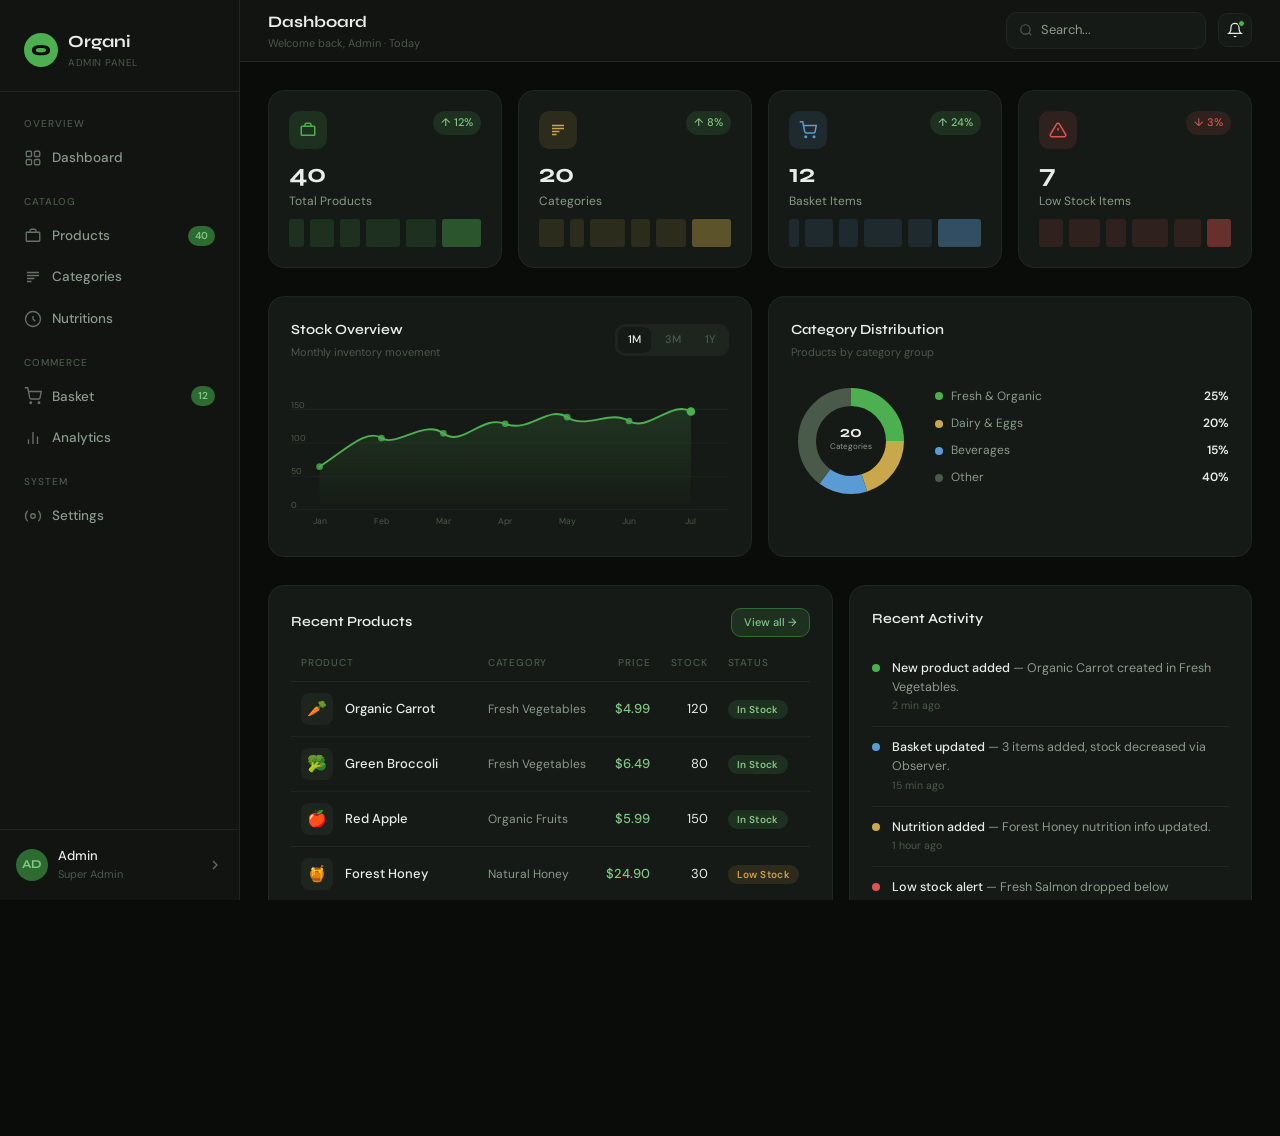
<file: Organi.WebUI/wwwroot/organi-admin/index.html>
<!DOCTYPE html>
<html lang="en">
<head>
<meta charset="UTF-8">
<meta name="viewport" content="width=device-width, initial-scale=1.0">
<title>Organi Admin — Dashboard</title>
<link href="https://fonts.googleapis.com/css2?family=Syne:wght@400;500;600;700;800&family=DM+Sans:wght@300;400;500&display=swap" rel="stylesheet">
<link rel="stylesheet" href="css/variables.css">
<link rel="stylesheet" href="css/layout.css">
<link rel="stylesheet" href="css/components.css">
</head>
<body>

<!-- ========== SIDEBAR ========== -->
<aside class="sidebar">
  <div class="sidebar-logo">
    <div class="logo-mark">O</div>
    <div>
      <div class="logo-text">Organi</div>
      <div class="logo-sub">Admin Panel</div>
    </div>
  </div>

  <div class="sidebar-section">
    <div class="sidebar-label" style="margin-top:4px">Overview</div>
    <a class="nav-item active" href="index.html">
      <svg class="nav-icon" viewBox="0 0 24 24" fill="none" stroke="currentColor" stroke-width="1.8"><rect x="3" y="3" width="7" height="7" rx="1.5"/><rect x="14" y="3" width="7" height="7" rx="1.5"/><rect x="3" y="14" width="7" height="7" rx="1.5"/><rect x="14" y="14" width="7" height="7" rx="1.5"/></svg>
      <span class="nav-text">Dashboard</span>
    </a>

    <div class="sidebar-label" style="margin-top:16px">Catalog</div>
    <a class="nav-item" href="pages/products.html">
      <svg class="nav-icon" viewBox="0 0 24 24" fill="none" stroke="currentColor" stroke-width="1.8"><path d="M20 7H4a1 1 0 00-1 1v10a1 1 0 001 1h16a1 1 0 001-1V8a1 1 0 00-1-1z"/><path d="M16 7V5a2 2 0 00-2-2h-4a2 2 0 00-2 2v2"/></svg>
      <span class="nav-text">Products</span>
      <span class="nav-badge">40</span>
    </a>
    <a class="nav-item" href="pages/categories.html">
      <svg class="nav-icon" viewBox="0 0 24 24" fill="none" stroke="currentColor" stroke-width="1.8"><path d="M4 6h16M4 10h16M4 14h10M4 18h6"/></svg>
      <span class="nav-text">Categories</span>
    </a>
    <a class="nav-item" href="pages/nutritions.html">
      <svg class="nav-icon" viewBox="0 0 24 24" fill="none" stroke="currentColor" stroke-width="1.8"><circle cx="12" cy="12" r="10"/><path d="M12 8v4l3 3"/></svg>
      <span class="nav-text">Nutritions</span>
    </a>

    <div class="sidebar-label" style="margin-top:16px">Commerce</div>
    <a class="nav-item" href="pages/basket.html">
      <svg class="nav-icon" viewBox="0 0 24 24" fill="none" stroke="currentColor" stroke-width="1.8"><circle cx="9" cy="21" r="1"/><circle cx="20" cy="21" r="1"/><path d="M1 1h4l2.68 13.39a2 2 0 002 1.61h9.72a2 2 0 002-1.61L23 6H6"/></svg>
      <span class="nav-text">Basket</span>
      <span class="nav-badge">12</span>
    </a>
    <a class="nav-item" href="#">
      <svg class="nav-icon" viewBox="0 0 24 24" fill="none" stroke="currentColor" stroke-width="1.8"><line x1="18" y1="20" x2="18" y2="10"/><line x1="12" y1="20" x2="12" y2="4"/><line x1="6" y1="20" x2="6" y2="14"/></svg>
      <span class="nav-text">Analytics</span>
    </a>

    <div class="sidebar-label" style="margin-top:16px">System</div>
    <a class="nav-item" href="#">
      <svg class="nav-icon" viewBox="0 0 24 24" fill="none" stroke="currentColor" stroke-width="1.8"><circle cx="12" cy="12" r="3"/><path d="M19.07 4.93a10 10 0 010 14.14M4.93 4.93a10 10 0 000 14.14"/></svg>
      <span class="nav-text">Settings</span>
    </a>
  </div>

  <div class="sidebar-footer">
    <div class="user-row">
      <div class="user-avatar">AD</div>
      <div>
        <div class="user-name">Admin</div>
        <div class="user-role">Super Admin</div>
      </div>
      <svg style="margin-left:auto;opacity:.4;flex-shrink:0" width="16" height="16" viewBox="0 0 24 24" fill="none" stroke="currentColor" stroke-width="2"><path d="M9 18l6-6-6-6"/></svg>
    </div>
  </div>
</aside>

<!-- ========== MAIN ========== -->
<div class="main">
  <div class="topbar">
    <div class="topbar-left">
      <div class="page-title">Dashboard</div>
      <div class="page-sub">Welcome back, Admin · Today</div>
    </div>
    <div class="topbar-right">
      <div class="search-box">
        <svg width="14" height="14" viewBox="0 0 24 24" fill="none" stroke="currentColor" stroke-width="2"><circle cx="11" cy="11" r="8"/><line x1="21" y1="21" x2="16.65" y2="16.65"/></svg>
        Search...
      </div>
      <div class="notif-btn">
        <div class="notif-dot"></div>
        <svg width="16" height="16" viewBox="0 0 24 24" fill="none" stroke="currentColor" stroke-width="1.8"><path d="M18 8A6 6 0 006 8c0 7-3 9-3 9h18s-3-2-3-9"/><path d="M13.73 21a2 2 0 01-3.46 0"/></svg>
      </div>
    </div>
  </div>

  <div class="content">

    <!-- STAT CARDS -->
    <div class="stats-grid">
      <div class="stat-card">
        <div class="stat-top">
          <div class="stat-icon-wrap green">
            <svg width="18" height="18" viewBox="0 0 24 24" fill="none" stroke="#4caf50" stroke-width="2"><path d="M20 7H4a1 1 0 00-1 1v10a1 1 0 001 1h16a1 1 0 001-1V8a1 1 0 00-1-1z"/><path d="M16 7V5a2 2 0 00-2-2h-4a2 2 0 00-2 2v2"/></svg>
          </div>
          <span class="stat-change up">↑ 12%</span>
        </div>
        <div class="stat-val">40</div>
        <div class="stat-label">Total Products</div>
        <div class="spark-row">
          <div class="spark-bar" style="flex:3"></div><div class="spark-bar" style="flex:5"></div>
          <div class="spark-bar" style="flex:4"></div><div class="spark-bar" style="flex:7"></div>
          <div class="spark-bar" style="flex:6"></div><div class="spark-bar" style="flex:8;background:var(--accent);opacity:.4"></div>
        </div>
      </div>
      <div class="stat-card">
        <div class="stat-top">
          <div class="stat-icon-wrap gold">
            <svg width="18" height="18" viewBox="0 0 24 24" fill="none" stroke="#c8a84b" stroke-width="2"><path d="M4 6h16M4 10h16M4 14h10M4 18h6"/></svg>
          </div>
          <span class="stat-change up">↑ 8%</span>
        </div>
        <div class="stat-val">20</div>
        <div class="stat-label">Categories</div>
        <div class="spark-row">
          <div class="spark-bar" style="flex:5;background:var(--gold-dim)"></div><div class="spark-bar" style="flex:3;background:var(--gold-dim)"></div>
          <div class="spark-bar" style="flex:7;background:var(--gold-dim)"></div><div class="spark-bar" style="flex:4;background:var(--gold-dim)"></div>
          <div class="spark-bar" style="flex:6;background:var(--gold-dim)"></div><div class="spark-bar" style="flex:8;background:var(--gold);opacity:.4"></div>
        </div>
      </div>
      <div class="stat-card">
        <div class="stat-top">
          <div class="stat-icon-wrap blue">
            <svg width="18" height="18" viewBox="0 0 24 24" fill="none" stroke="#5b9bd5" stroke-width="2"><circle cx="9" cy="21" r="1"/><circle cx="20" cy="21" r="1"/><path d="M1 1h4l2.68 13.39a2 2 0 002 1.61h9.72a2 2 0 002-1.61L23 6H6"/></svg>
          </div>
          <span class="stat-change up">↑ 24%</span>
        </div>
        <div class="stat-val">12</div>
        <div class="stat-label">Basket Items</div>
        <div class="spark-row">
          <div class="spark-bar" style="flex:2;background:var(--blue-dim)"></div><div class="spark-bar" style="flex:6;background:var(--blue-dim)"></div>
          <div class="spark-bar" style="flex:4;background:var(--blue-dim)"></div><div class="spark-bar" style="flex:8;background:var(--blue-dim)"></div>
          <div class="spark-bar" style="flex:5;background:var(--blue-dim)"></div><div class="spark-bar" style="flex:9;background:var(--blue);opacity:.4"></div>
        </div>
      </div>
      <div class="stat-card">
        <div class="stat-top">
          <div class="stat-icon-wrap red">
            <svg width="18" height="18" viewBox="0 0 24 24" fill="none" stroke="#e05252" stroke-width="2"><path d="M10.29 3.86L1.82 18a2 2 0 001.71 3h16.94a2 2 0 001.71-3L13.71 3.86a2 2 0 00-3.42 0z"/><line x1="12" y1="9" x2="12" y2="13"/><line x1="12" y1="17" x2="12.01" y2="17"/></svg>
          </div>
          <span class="stat-change down">↓ 3%</span>
        </div>
        <div class="stat-val">7</div>
        <div class="stat-label">Low Stock Items</div>
        <div class="spark-row">
          <div class="spark-bar" style="flex:6;background:var(--red-dim)"></div><div class="spark-bar" style="flex:8;background:var(--red-dim)"></div>
          <div class="spark-bar" style="flex:5;background:var(--red-dim)"></div><div class="spark-bar" style="flex:9;background:var(--red-dim)"></div>
          <div class="spark-bar" style="flex:7;background:var(--red-dim)"></div><div class="spark-bar" style="flex:6;background:var(--red);opacity:.4"></div>
        </div>
      </div>
    </div>

    <!-- CHARTS ROW -->
    <div class="charts-row">
      <div class="chart-card">
        <div class="chart-header">
          <div>
            <div class="chart-title">Stock Overview</div>
            <div class="chart-sub">Monthly inventory movement</div>
          </div>
          <div class="period-tabs">
            <div class="period-tab active">1M</div>
            <div class="period-tab">3M</div>
            <div class="period-tab">1Y</div>
          </div>
        </div>
        <svg class="chart-svg" viewBox="0 0 460 160" xmlns="http://www.w3.org/2000/svg">
          <defs>
            <linearGradient id="lineGrad" x1="0" x2="0" y1="0" y2="1">
              <stop offset="0%" stop-color="#4caf50" stop-opacity=".18"/>
              <stop offset="100%" stop-color="#4caf50" stop-opacity="0"/>
            </linearGradient>
          </defs>
          <line x1="0" y1="30" x2="460" y2="30" stroke="#1e281e" stroke-width=".8"/>
          <line x1="0" y1="65" x2="460" y2="65" stroke="#1e281e" stroke-width=".8"/>
          <line x1="0" y1="100" x2="460" y2="100" stroke="#1e281e" stroke-width=".8"/>
          <line x1="0" y1="135" x2="460" y2="135" stroke="#1e281e" stroke-width=".8"/>
          <text x="0" y="28" font-size="9" fill="#4a5a4a" font-family="DM Sans">150</text>
          <text x="0" y="63" font-size="9" fill="#4a5a4a" font-family="DM Sans">100</text>
          <text x="0" y="98" font-size="9" fill="#4a5a4a" font-family="DM Sans">50</text>
          <text x="0" y="133" font-size="9" fill="#4a5a4a" font-family="DM Sans">0</text>
          <text x="30"  y="150" font-size="9" fill="#4a5a4a" font-family="DM Sans" text-anchor="middle">Jan</text>
          <text x="95"  y="150" font-size="9" fill="#4a5a4a" font-family="DM Sans" text-anchor="middle">Feb</text>
          <text x="160" y="150" font-size="9" fill="#4a5a4a" font-family="DM Sans" text-anchor="middle">Mar</text>
          <text x="225" y="150" font-size="9" fill="#4a5a4a" font-family="DM Sans" text-anchor="middle">Apr</text>
          <text x="290" y="150" font-size="9" fill="#4a5a4a" font-family="DM Sans" text-anchor="middle">May</text>
          <text x="355" y="150" font-size="9" fill="#4a5a4a" font-family="DM Sans" text-anchor="middle">Jun</text>
          <text x="420" y="150" font-size="9" fill="#4a5a4a" font-family="DM Sans" text-anchor="middle">Jul</text>
          <path class="area-path" d="M30,90 C60,70 80,50 95,60 C110,70 140,40 160,55 C180,70 200,35 225,45 C250,55 270,25 290,38 C310,51 335,30 355,42 C375,54 400,20 420,32 L420,135 L30,135 Z" fill="url(#lineGrad)"/>
          <path class="line-path" d="M30,90 C60,70 80,50 95,60 C110,70 140,40 160,55 C180,70 200,35 225,45 C250,55 270,25 290,38 C310,51 335,30 355,42 C375,54 400,20 420,32" fill="none" stroke="#4caf50" stroke-width="2" stroke-linecap="round"/>
          <circle cx="30"  cy="90" r="3.5" fill="#4caf50" opacity=".8"/>
          <circle cx="95"  cy="60" r="3.5" fill="#4caf50" opacity=".8"/>
          <circle cx="160" cy="55" r="3.5" fill="#4caf50" opacity=".8"/>
          <circle cx="225" cy="45" r="3.5" fill="#4caf50" opacity=".8"/>
          <circle cx="290" cy="38" r="3.5" fill="#4caf50" opacity=".8"/>
          <circle cx="355" cy="42" r="3.5" fill="#4caf50" opacity=".8"/>
          <circle cx="420" cy="32" r="4.5" fill="#4caf50"/>
        </svg>
      </div>

      <div class="chart-card">
        <div class="chart-header">
          <div>
            <div class="chart-title">Category Distribution</div>
            <div class="chart-sub">Products by category group</div>
          </div>
        </div>
        <div class="donut-wrap">
          <svg class="donut-svg" viewBox="0 0 120 120" width="120" height="120">
            <circle cx="60" cy="60" r="44" fill="none" stroke="#1e281e" stroke-width="18"/>
            <circle cx="60" cy="60" r="44" fill="none" stroke="#4caf50" stroke-width="18" stroke-dasharray="69.1 207.4" stroke-dashoffset="0"    transform="rotate(-90 60 60)"/>
            <circle cx="60" cy="60" r="44" fill="none" stroke="#c8a84b" stroke-width="18" stroke-dasharray="55.3 221.2" stroke-dashoffset="-69.1"  transform="rotate(-90 60 60)"/>
            <circle cx="60" cy="60" r="44" fill="none" stroke="#5b9bd5" stroke-width="18" stroke-dasharray="41.5 235"   stroke-dashoffset="-124.4" transform="rotate(-90 60 60)"/>
            <circle cx="60" cy="60" r="44" fill="none" stroke="#4a5a4a" stroke-width="18" stroke-dasharray="110.6 165.9" stroke-dashoffset="-165.9" transform="rotate(-90 60 60)"/>
            <text x="60" y="56" text-anchor="middle" font-size="16" font-weight="700" fill="#e8ede8" font-family="Syne">20</text>
            <text x="60" y="68" text-anchor="middle" font-size="8"  fill="#8a9a8a" font-family="DM Sans">Categories</text>
          </svg>
          <div class="donut-legend">
            <div class="legend-row"><div class="legend-dot" style="background:#4caf50"></div><span class="legend-label">Fresh &amp; Organic</span><span class="legend-val" style="margin-left:16px">25%</span></div>
            <div class="legend-row"><div class="legend-dot" style="background:#c8a84b"></div><span class="legend-label">Dairy &amp; Eggs</span><span class="legend-val" style="margin-left:16px">20%</span></div>
            <div class="legend-row"><div class="legend-dot" style="background:#5b9bd5"></div><span class="legend-label">Beverages</span><span class="legend-val" style="margin-left:16px">15%</span></div>
            <div class="legend-row"><div class="legend-dot" style="background:#4a5a4a"></div><span class="legend-label">Other</span><span class="legend-val" style="margin-left:16px">40%</span></div>
          </div>
        </div>
      </div>
    </div>

    <!-- BOTTOM GRID -->
    <div class="bottom-grid">
      <div class="table-card">
        <div class="table-header">
          <div class="chart-title">Recent Products</div>
          <a class="btn-sm" href="pages/products.html">View all →</a>
        </div>
        <table>
          <thead>
            <tr>
              <th>Product</th><th>Category</th>
              <th style="text-align:right">Price</th>
              <th style="text-align:right">Stock</th>
              <th>Status</th>
            </tr>
          </thead>
          <tbody>
            <tr><td><div class="td-img"><div class="prod-thumb">🥕</div><div class="prod-name">Organic Carrot</div></div></td><td style="color:var(--text-secondary);font-size:12px">Fresh Vegetables</td><td style="text-align:right;color:var(--accent-text);font-weight:500">$4.99</td><td style="text-align:right">120</td><td><span class="status-pill active">In Stock</span></td></tr>
            <tr><td><div class="td-img"><div class="prod-thumb">🥦</div><div class="prod-name">Green Broccoli</div></div></td><td style="color:var(--text-secondary);font-size:12px">Fresh Vegetables</td><td style="text-align:right;color:var(--accent-text);font-weight:500">$6.49</td><td style="text-align:right">80</td><td><span class="status-pill active">In Stock</span></td></tr>
            <tr><td><div class="td-img"><div class="prod-thumb">🍎</div><div class="prod-name">Red Apple</div></div></td><td style="color:var(--text-secondary);font-size:12px">Organic Fruits</td><td style="text-align:right;color:var(--accent-text);font-weight:500">$5.99</td><td style="text-align:right">150</td><td><span class="status-pill active">In Stock</span></td></tr>
            <tr><td><div class="td-img"><div class="prod-thumb">🍯</div><div class="prod-name">Forest Honey</div></div></td><td style="color:var(--text-secondary);font-size:12px">Natural Honey</td><td style="text-align:right;color:var(--accent-text);font-weight:500">$24.90</td><td style="text-align:right">30</td><td><span class="status-pill low">Low Stock</span></td></tr>
            <tr><td><div class="td-img"><div class="prod-thumb">🐟</div><div class="prod-name">Fresh Salmon</div></div></td><td style="color:var(--text-secondary);font-size:12px">Seafood</td><td style="text-align:right;color:var(--accent-text);font-weight:500">$45.99</td><td style="text-align:right">25</td><td><span class="status-pill low">Low Stock</span></td></tr>
            <tr><td><div class="td-img"><div class="prod-thumb">🫒</div><div class="prod-name">Extra Virgin Olive Oil</div></div></td><td style="color:var(--text-secondary);font-size:12px">Cooking Oils</td><td style="text-align:right;color:var(--accent-text);font-weight:500">$49.99</td><td style="text-align:right">30</td><td><span class="status-pill low">Low Stock</span></td></tr>
          </tbody>
        </table>
      </div>

      <div class="activity-card">
        <div class="activity-title">Recent Activity</div>
        <div class="activity-list">
          <div class="activity-item"><div class="activity-dot green"></div><div><div class="activity-text"><strong>New product added</strong> — Organic Carrot created in Fresh Vegetables.</div><div class="activity-time">2 min ago</div></div></div>
          <div class="activity-item"><div class="activity-dot blue"></div><div><div class="activity-text"><strong>Basket updated</strong> — 3 items added, stock decreased via Observer.</div><div class="activity-time">15 min ago</div></div></div>
          <div class="activity-item"><div class="activity-dot gold"></div><div><div class="activity-text"><strong>Nutrition added</strong> — Forest Honey nutrition info updated.</div><div class="activity-time">1 hour ago</div></div></div>
          <div class="activity-item"><div class="activity-dot red"></div><div><div class="activity-text"><strong>Low stock alert</strong> — Fresh Salmon dropped below threshold.</div><div class="activity-time">3 hours ago</div></div></div>
          <div class="activity-item"><div class="activity-dot green"></div><div><div class="activity-text"><strong>Category created</strong> — Gluten Free Foods added successfully.</div><div class="activity-time">5 hours ago</div></div></div>
          <div class="activity-item"><div class="activity-dot blue"></div><div><div class="activity-text"><strong>Product deleted</strong> — Stock restored via Observer event.</div><div class="activity-time">Yesterday</div></div></div>
        </div>
      </div>
    </div>

  </div>
</div>

<script src="js/sidebar.js"></script>
<script src="js/charts.js"></script>
<script src="js/search.js"></script>
</body>
</html>
</file>
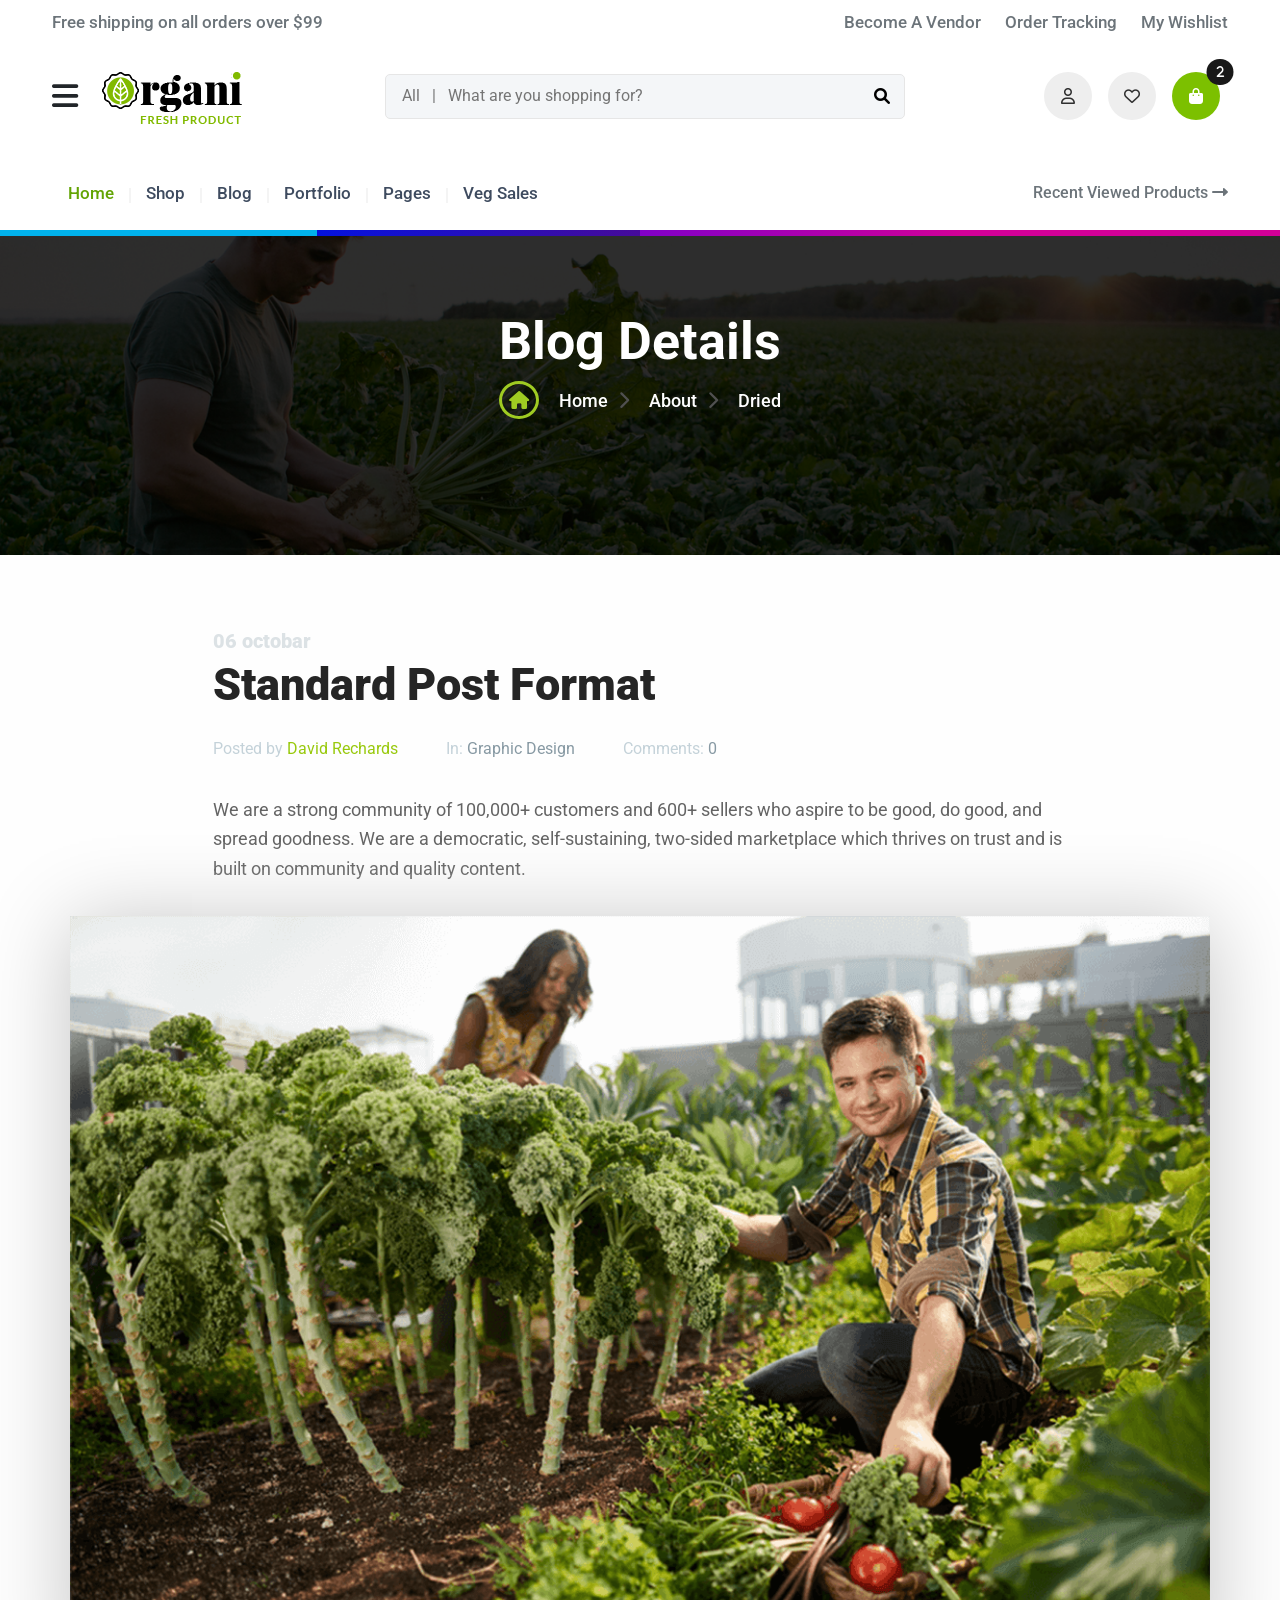
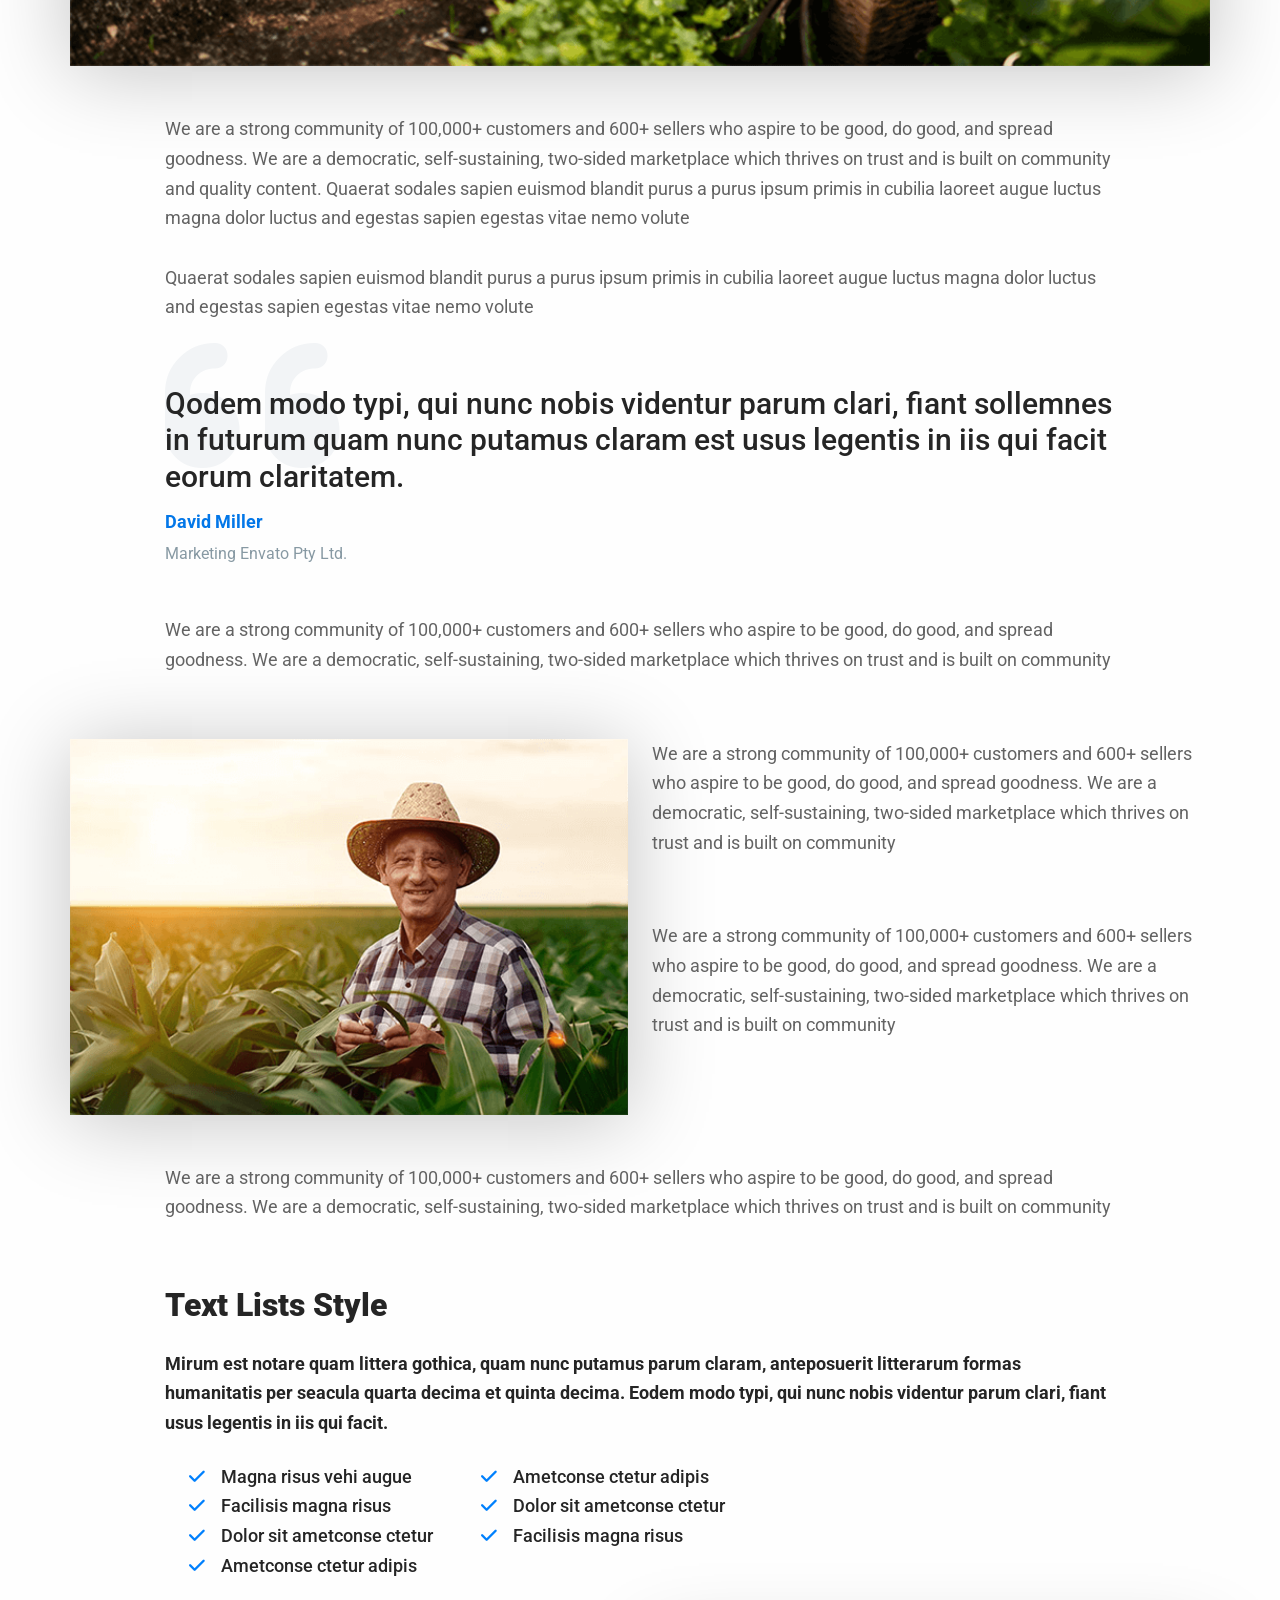
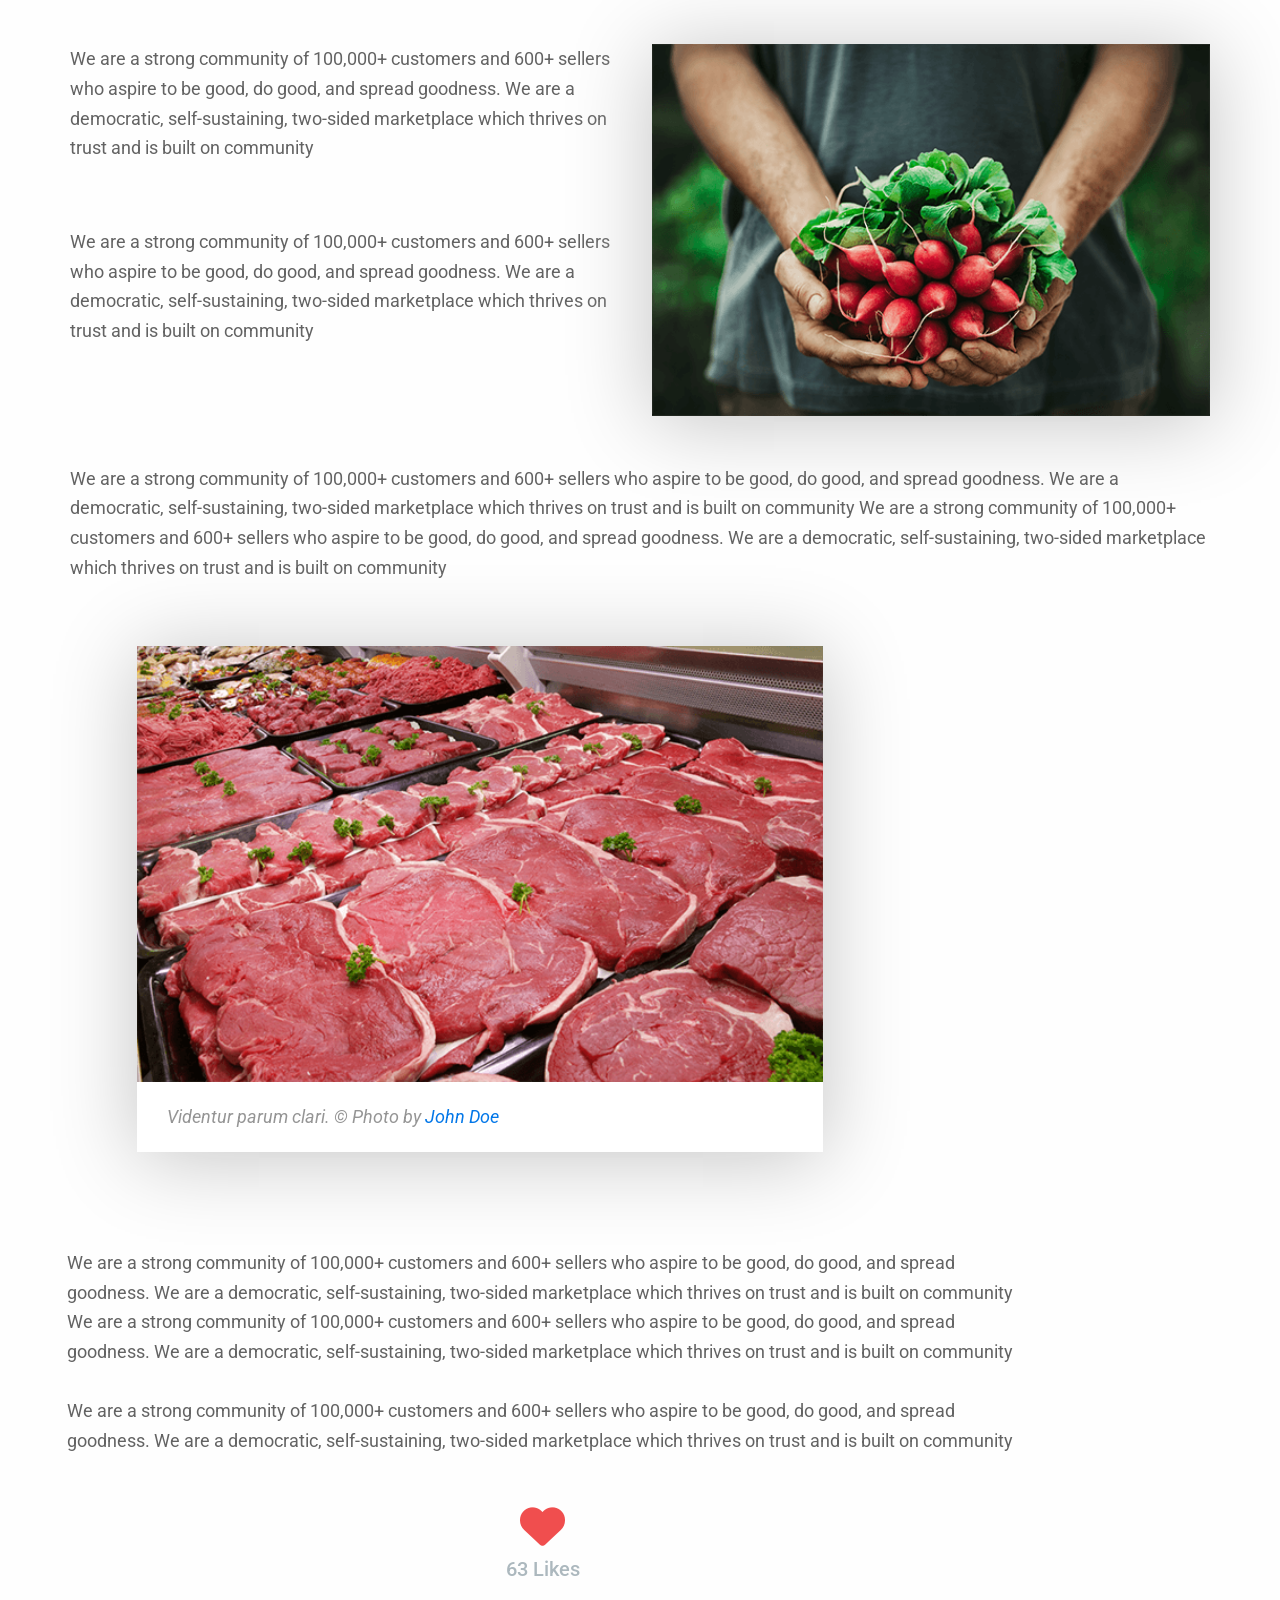
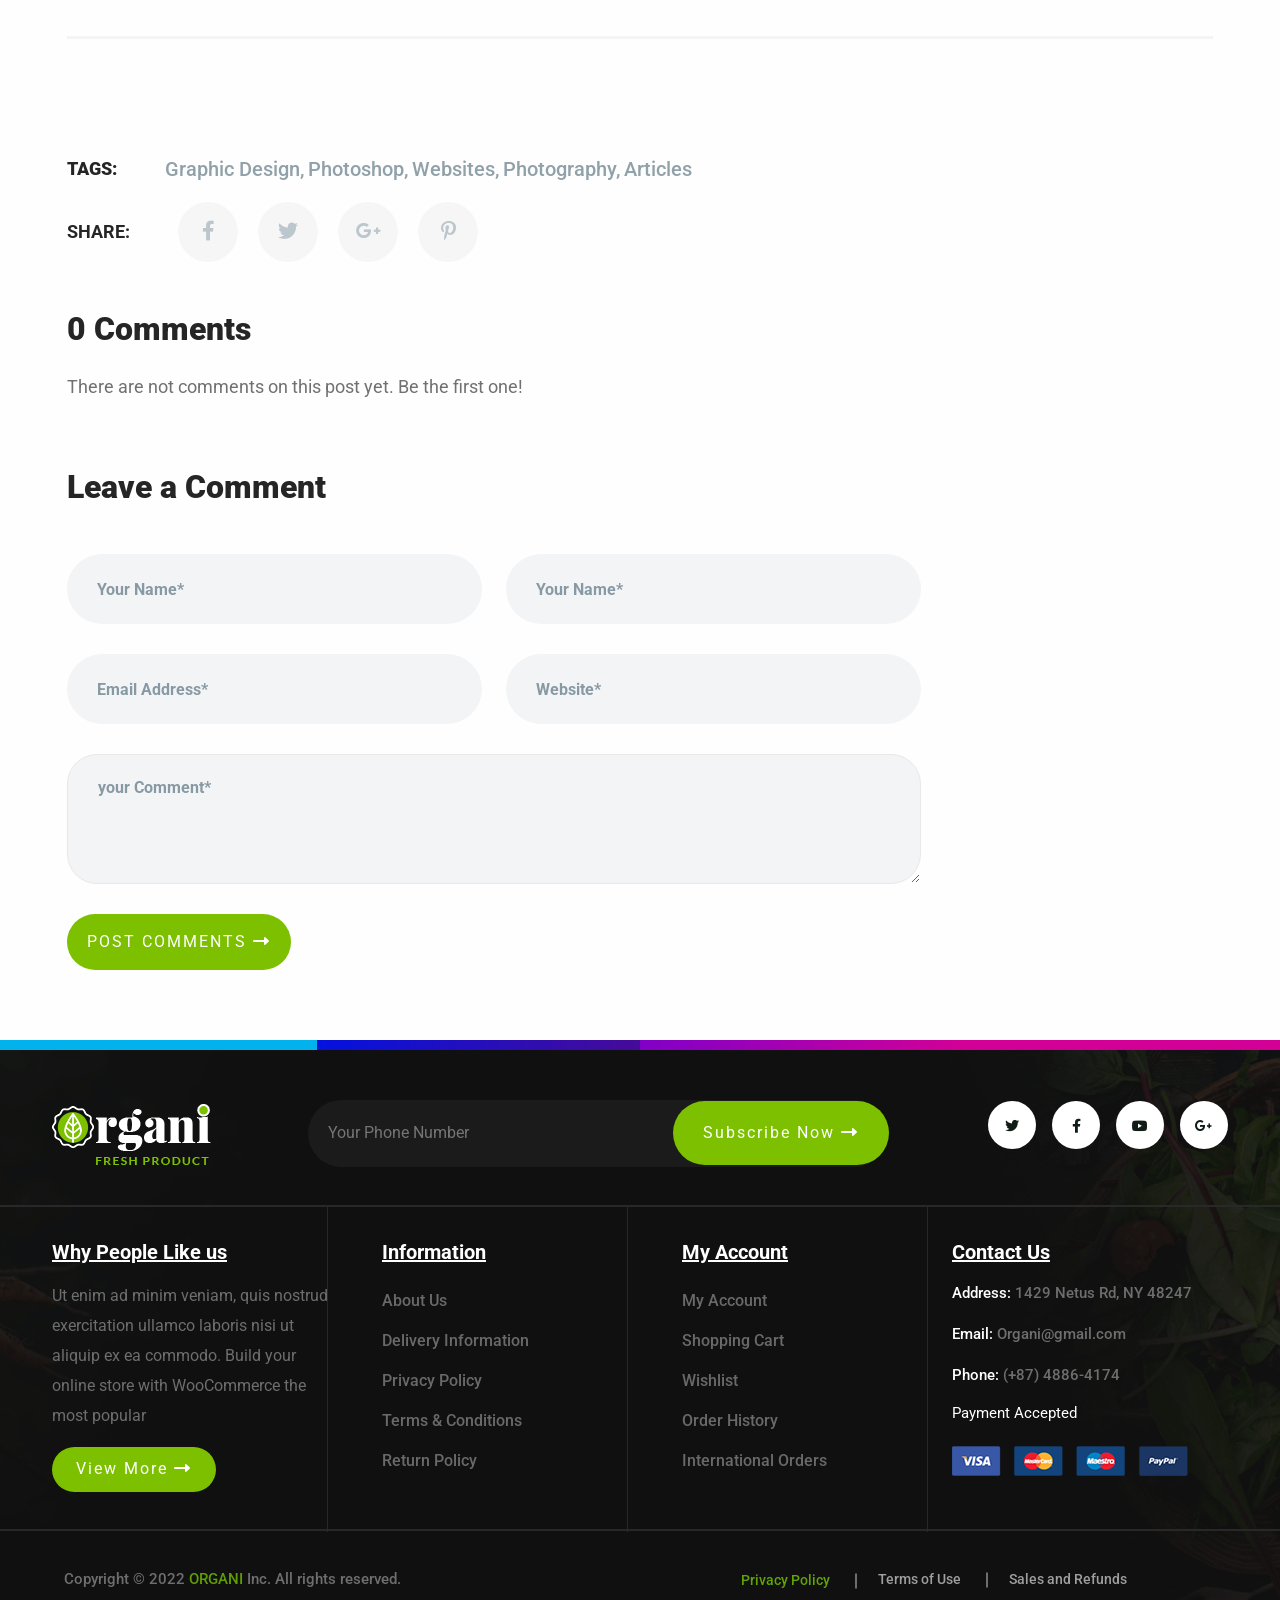
<file: Organi.WebUI/wwwroot/organic-html/blog-details.html>
<!DOCTYPE html>
<html lang="en">
<head>
    <meta charset="UTF-8">
    <meta http-equiv="X-UA-Compatible" content="IE=edge">
    <meta name="viewport" content="width=device-width, initial-scale=1.0">
    <title>Blog Details - Organic - Food E-commerce HTML Template</title>
    <!-- favicon icon -->
    <link rel="shortcut icon" href="assets/images/icons/favicon.ico" type="image/x-icon">
    
    <!-- Include fontawesome cdn -->
    <link rel="stylesheet" href="https://cdnjs.cloudflare.com/ajax/libs/font-awesome/6.0.0-beta3/css/all.min.css" integrity="sha512-Fo3rlrZj/k7ujTnHg4CGR2D7kSs0v4LLanw2qksYuRlEzO+tcaEPQogQ0KaoGN26/zrn20ImR1DfuLWnOo7aBA==" crossorigin="anonymous" referrerpolicy="no-referrer" />
    
    <!-- Include google fonts -->
    <link rel="preconnect" href="https://fonts.googleapis.com">
    <link rel="preconnect" href="https://fonts.gstatic.com" crossorigin>
    <link href="https://fonts.googleapis.com/css2?family=Montserrat:wght@400;500;600;700;800;900&family=Roboto:wght@400;500;700;900&display=swap" rel="stylesheet">
    
    <!-- Include bootstrap CSS -->
    <link rel="stylesheet" href="assets/css/bootstrap.min.css">

    <!-- Include aos CSS -->
    <link rel="stylesheet" href="assets/css/aos.css">

    <!-- Include magnific-popup CSS -->
    <link rel="stylesheet" href="assets/css/magnific-popup.css">

    <!-- Include nice-select CSS -->
    <link rel="stylesheet" href="assets/css/nice-select.css">

    <!-- Include slick-theme CSS -->
    <link rel="stylesheet" href="assets/css/slick-theme.css">

    <!-- Include slick CSS -->
    <link rel="stylesheet" href="assets/css/slick.css">

    <!-- Include stylesheet CSS -->
    <link rel="stylesheet" href="assets/css/style.css">
</head>
<body>
    <!-- body wrap start -->
    <div class="body-wrap overflow-hidden">
        <!-- back-to-top start -->
        <div class="backtotop">
            <a href="#!" class="scroll">
                <i class="far fa-arrow-up fw-bold"></i>
            </a>
        </div>
        <!-- back-to-top end -->
        
        <!-- header section start -->
        <header class="about_header position-relative">
            <!-- top header start -->
            <div class="top_header_main position-relative bg-white">
                <div class="container d-none d-md-block">
                    <div class="header_top d-flex align-items-center justify-content-between">
                        <div class="header_top_content d-flex pt-2">
                            <span class="shipping">Free shipping on all orders over $99</span>
                        </div>
                        <div class="header_top_cont d-flex align-items-center pt-2">
                            <a href="vendor.html"><span class="vendor me-4">Become A Vendor</span></a>
                            <a href="#"><span class="Order me-4">Order Tracking</span></a>
                            <a href="#"><span class="wish">My Wishlist</span></a>
                        </div>
                    </div>
                </div>
                <!-- top header end -->
                
                <!-- top inner navbar start -->
                <div class="top_inner_main">
                    <div class="top_inner_wrap">
                        <div class="container">
                            <div class="top_inner_content about_inner_cont d-flex justify-content-between align-items-center py-3">
                                <div class="top_inner_logo d-flex justify-content-between align-items-center">
                                    <a class="drop_bars text-dark me-4" href="#!" data-bs-toggle="offcanvas" data-bs-target="#offcanvasScrolling" aria-controls="offcanvasScrolling" aria-expanded="false" aria-label="Toggle navigation">
                                        <i class="fas fa-bars"></i>
                                    </a>
                                    <a href="index.html">
                                        <img src="assets/images/logo/logo.png" alt="image_not_found">
                                    </a>
                                </div>
                                <div class="top_inner_searchbar about_search position-relative d-none d-lg-block">
                                    <input class="py-2 px-3 name="search" type="search" placeholder="All   |   What are you shopping for?">
                                    <span><i class="fas fa-search position-absolute"></i></span>
                                </div>
                                <div class="main_search_btn3 d-block d-lg-none ms-auto me-3"data-bs-toggle="collapse" data-bs-target="#main_search_collapse" aria-expanded="false" aria-controls="main_search_collapse">
                                    <span><i class="fas fa-search position-absolute search_icon"></i></span>
                                    <span><i class="fas fa-times search_close"></i></span>
                                </div>
                                <div class="navbar_user me-2">
                                    <div class="navbar_user_icon">
                                        <ul class="list-unstyled d-flex mb-0">
                                            <li class="pe-3 position-relative">
                                                <a href="#collapseExample" data-bs-toggle="collapse" href="#collapseExample" role="button" aria-expanded="false" aria-controls="collapseExample"><i class="far fa-user" data-toggle="collapse" role="button" data-target="#use_deropdown" aria-expanded="false" aria-controls="use_deropdown"></i>
                                                </a>
                                                <!-- user profile start -->
                                                <div id="collapseExample" class="collapse_dropdown collapse">
                                                    <div class="dropdown_content">
                                                        <div class="profile_info clearfix">
                                                            <div class="user_thumbnail">
                                                                <img src="assets/images/meta/meta1.png" alt="image_not_found">
                                                            </div>
                                                            <div class="user_content">
                                                                <h4 class="user_name">Jone Doe</h4>
                                                                <span class="user_title">Seller</span>
                                                            </div>
                                                        </div>
                                                        <ul class="settings_options ul_li_block clearfix">
                                                            <li><a href="#!"><i class="fas fa-user-circle"></i> Profile</a></li>
                                                            <li><a href="#!"><i class="fas fa-user-cog"></i> Settings</a></li>
                                                            <li><a href="#!"><i class="fas fa-sign-out-alt"></i> Logout</a></li>
                                                        </ul>
                                                    </div>
                                                </div>
                                            </li>
                                            <li class="pe-3"><a href="#!"><i class="far fa-heart"></i></a></li>
                                            <li><a href="#!"><i class="fas fa-shopping-bag position-relative" data-bs-toggle="offcanvas" data-bs-target="#offcanvasRight" aria-controls="offcanvasRight"><span class="position-absolute top-0 start-100 translate-middle badge rounded-pill bg-danger">2</span></i></a></li>
                                        </ul>
                                    </div>
                                </div>
                            </div>
                            <!-- mobile menubar start -->
                            <div class="offcanvas offcanvas-start" data-bs-scroll="true" data-bs-backdrop="false" tabindex="-1" id="offcanvasScrolling" aria-labelledby="offcanvasScrollingLabel">
                                <div class="offcanvas-header">
                                    <button type="button" class="btn-close mobile_menu_close text-reset" data-bs-dismiss="offcanvas" aria-label="Close"></button>
                                </div>
                                <div class="offcanvas-body">
                                    <ul class="navbar-nav main_menu_list m-auto">
                                       <li class="nav-item pe-4 dropdown">
                                          <a class="nav-link active" aria-current="page" href="#" id="home_submenu" role="button" data-bs-toggle="dropdown" aria-expanded="false">Home</a>
                                          <div class="dropdown-menu" aria-labelledby="home_submenu">
                                             <div class="sidebar_nav_item">
                                                <ul class="list-unstyled">
                                                   <li>
                                                      <a href="index.html">Home V.1</a>
                                                   </li>
                                                   <li>
                                                      <a href="index-2.html">Home V.2</a>
                                                   </li>
                                                   <li>
                                                      <a href="index-3.html">Home V.3</a>
                                                   </li>
                                                   <li>
                                                      <a href="index-4.html">Home V.4</a>
                                                   </li>
                                                </ul>
                                             </div>
                                          </div>
                                       </li>
                                       <li class="nav-item pe-4 dropdown">
                                          <a class="nav-link" href="#" id="shop_submenu" role="button" data-bs-toggle="dropdown" aria-expanded="false">Shop</a>
                                          <div class="dropdown-menu" aria-labelledby="shop_submenu">
                                             <div class="sidebar_nav_item">
                                                <ul class="list-unstyled">
                                                   <li>
                                                      <a href="shop-list-sidebar.html">Shop Sidebar</a>
                                                   </li>
                                                   <li>
                                                      <a href="shop-list.html">Shop List</a>
                                                   </li>
                                                </ul>
                                             </div>
                                          </div>
                                       </li>
                                       <li class="nav-item pe-4 dropdown">
                                          <a class="nav-link" href="#" id="blog_submenu" role="button" data-bs-toggle="dropdown" aria-expanded="false">Blog</a>
                                          <div class="dropdown-menu" aria-labelledby="blog_submenu">
                                             <div class="sidebar_nav_item">
                                                <ul class="list-unstyled">
                                                   <li>
                                                      <a href="blog-details.html">Blog Details</a>
                                                   </li>
                                                   <li>
                                                      <a href="blog-grid.html">Blog Grid</a>
                                                   </li>
                                                   <li>
                                                      <a href="blog-list.html">Blog List</a>
                                                   </li>
                                                </ul>
                                             </div>
                                          </div>
                                       </li>
                                       <li class="nav-item pe-5">
                                          <a class="nav-link" href="#!">Portfolio</a>
                                       </li>
                                       <li class="nav-item pe-4 dropdown">
                                          <a class="nav-link" href="#" id="page_submenu" role="button" data-bs-toggle="dropdown" aria-expanded="false">Pages</a>
                                          <div class="dropdown-menu" aria-labelledby="page_submenu">
                                             <div class="sidebar_nav_item">
                                                <ul class="list-unstyled">
                                                   <li>
                                                      <a href="cart.html">Cart Page</a>
                                                   </li>
                                                   <li>
                                                      <a href="faqs.html">Faqs Page</a>
                                                   </li>
                                                   <li>
                                                      <a href="about-us.html">About Us V.1</a>
                                                   </li>
                                                   <li>
                                                      <a href="about-us-2.html">About Us V.2</a>
                                                   </li>
                                                   <li>
                                                      <a href="vendor.html">Vendor Page</a>
                                                   </li>
                                                   <li>
                                                      <a href="vendor-profile.html">Vendor Profile</a>
                                                   </li>
                                                   <li>
                                                      <a href="vendor-dashboard.html">Vendor Dashboard</a>
                                                   </li>
                                                   <li>
                                                      <a href="product-detail.html">Product Details V.1</a>
                                                   </li>
                                                   <li>
                                                      <a href="product-detail-2.html">Product Details V.2</a>
                                                   </li>
                                                </ul>
                                             </div>
                                          </div>
                                       </li>
                                       <li class="nav-item pe-4 dropdown">
                                          <a class="nav-link" href="#" id="contact_submenu" role="button" data-bs-toggle="dropdown" aria-expanded="false">Contacts</a>
                                          <div class="dropdown-menu" aria-labelledby="contact_submenu">
                                             <div class="sidebar_nav_item">
                                                <ul class="list-unstyled">
                                                   <li>
                                                      <a href="contact-us.html">Contact Us</a>
                                                   </li>
                                                </ul>
                                             </div>
                                          </div>
                                       </li>
                                    </ul>
                                 </div>
                                
                            </div>
                        </div>
                    </div>
                    <!-- collapse search - start -->
                    <div class="main_search_collapse collapse" id="main_search_collapse">
                        <div class="main_search_form position-relative card">
                            <div class="container">
                                <form action="#">
                                    <div class="form_item position-relative">
                                        <input type="search" class="form-control rounded-pill py-3" name="search" placeholder="Search Your Product...">
                                        <button type="submit" class="submit_btn"><i class="fas fa-search"></i></button>
                                    </div>
                                </form>
                            </div>
                        </div>
                    </div>
                    <!-- collapse search - end -->
                </div>
                <!-- top inner navbar end -->
                
                <!-- bottom header start -->
                <div class="header_bottom_main header_border position-relative d-none d-lg-block">
                    <div class="container">
                        <nav class="navbar navbar-expand-lg navbar-light">
                            <button class="navbar-toggler" type="button" data-bs-toggle="collapse" data-bs-target="#navbarSupportedContent" aria-controls="navbarSupportedContent" aria-expanded="false" aria-label="Toggle navigation">
                                <span class="navbar-toggler-icon"></span>
                            </button>
                            <div class="collapse navbar-collapse" id="navbarSupportedContent">
                                <ul class="navbar-nav navbar_4 main_menu_list after_navbar">
                                    <li class="nav-item nav_item_has_child px-2 dropdown">
                                        <a class="nav-link active" aria-current="page" href="#" id="home_submenu" role="button" data-bs-toggle="dropdown" aria-expanded="false">Home</a>
                                        <div class="nav_item_submenu dropdown-menu" aria-labelledby="home_submenu" style="background-image: url(assets/images/mega/mega3.png)">
                                            <div class="nav_submenu_cont">
                                                <h4>All Home Pages</h4>
                                                <ul class="list-unstyled ms-3">
                                                    <li>
                                                        <a href="index.html">Home V.1</a>
                                                    </li>
                                                    <li>
                                                        <a href="index-2.html">Home V.2</a>
                                                    </li>
                                                    <li>
                                                        <a href="index-3.html">Home V.3</a>
                                                    </li>
                                                    <li>
                                                        <a href="index-4.html">Home V.4</a>
                                                    </li>
                                                    <li>
                                                        <a href="#">Home V.5</a>
                                                    </li>
                                                    <li>
                                                        <a href="#">Home V.6</a>
                                                    </li>
                                                </ul>
                                            </div>
                                        </div>
                                    </li>
                                    <li class="nav-item nav_item_has_child px-2 dropdown">
                                        <a class="nav-link" href="#" id="shop_submenu" role="button" data-bs-toggle="dropdown" aria-expanded="false">Shop</a>
                                        <div class="nav_item_submenu dropdown-menu" aria-labelledby="shop_submenu" style="background-image: url(assets/images/mega/mega3.png)">
                                            <div class="nav_submenu_cont">
                                                <h4>All Shop Pages</h4>
                                                <ul class="list-unstyled ms-3">
                                                    <li>
                                                        <a href="shop-list-sidebar.html">
                                                            <span class="item_title text-start">Shop Sidebar</span>
                                                        </a>
                                                    </li>
                                                    <li>
                                                        <a href="shop-list.html">
                                                            <span class="item_title text-start">Shop List</span>
                                                        </a>
                                                    </li>
                                                    <li>
                                                        <a href="#">
                                                            <span class="item_title text-start">Shop List 3</span>
                                                        </a>
                                                    </li>
                                                    <li>
                                                        <a href="#">
                                                            <span class="item_title text-start">Shop List 4</span>
                                                        </a>
                                                    </li>
                                                    <li>
                                                        <a href="#">
                                                            <span class="item_title text-start">Shop List 5</span>
                                                        </a>
                                                    </li>
                                                    <li>
                                                        <a href="#">
                                                            <span class="item_title text-start">Shop List 6</span>
                                                        </a>
                                                    </li>
                                                </ul>
                                            </div>
                                        </div> 
                                    </li>
                                    <li class="nav-item nav_item_has_child px-2 dropdown">
                                        <a class="nav-link" href="#" id="blog_submenu" role="button" data-bs-toggle="dropdown" aria-expanded="false">Blog</a>
                                        <div class="nav_item_submenu dropdown-menu" aria-labelledby="blog_submenu" style="background-image: url(assets/images/mega/mega3.png)">
                                            <div class="nav_submenu_cont">
                                                <h4>All Blog Pages</h4>
                                                <ul class="list-unstyled ms-3">
                                                    <li>
                                                        <a href="blog-details.html">Blog Details</a>
                                                    </li>
                                                    <li>
                                                        <a href="blog-grid.html">Blog Grid</a>
                                                    </li>
                                                    <li>
                                                        <a href="blog-list.html">Blog List 1</a>
                                                    </li>
                                                    <li>
                                                        <a href="#">Blog List 2</a>
                                                    </li>
                                                    <li>
                                                        <a href="#">Blog List 3</a>
                                                    </li>
                                                    <li>
                                                        <a href="#">Blog List 4</a>
                                                    </li>
                                                </ul>
                                            </div>
                                        </div>
                                    </li>
                                    <li class="nav-item nav_item_has_child px-2">
                                        <a class="nav-link" href="#!">Portfolio</a>
                                    </li>
                                    <li class="nav-item nav_item_has_child px-2 dropdown">
                                        <a class="nav-link" href="#" id="page_submenu" role="button" data-bs-toggle="dropdown" aria-expanded="false">Pages</a>
                                        <div class="nav_item_megamenu dropdown-menu" aria-labelledby="page_submenu">
                                            <div class="container p-0">
                                                <div class="row">
                                                    <div class="col-lg-4">
                                                        <div class="mega_thumb_area position-relative" style="background-image: url(assets/images/sales/sale1.png);">
                                                            <div class="thumb_text">
                                                                <h2><font>100%</font> Pure <br> Natural Vegetable</h2>
                                                                <span>Fresh Vegetables Sale 30% Off</span>
                                                                <a href="#"><button type="button" class="btn custom_btn rounded-pill text-white mt-3">View More</button></a>
                                                            </div>
                                                        </div>
                                                    </div>
                                                    <div class="col-lg-4">
                                                        <div class="mega_item_area ms-5 my-4 position-relative">
                                                            <h4>All Inner Page</h4>
                                                            <ul class="list-unstyled">
                                                                <li>
                                                                    <a href="cart.html">Cart Page</a>
                                                                </li>
                                                                <li>
                                                                    <a href="faqs.html">Faqs Page</a>
                                                                </li>
                                                                <li>
                                                                    <a href="about-us.html">About Us V.1</a>
                                                                </li>
                                                                <li>
                                                                    <a href="about-us-2.html">About Us V.2</a>
                                                                </li>
                                                                <li>
                                                                    <a href="checkout.html">Checkout Page</a>
                                                                </li>
                                                                <li>
                                                                    <a href="compare.html">Compare Page</a>
                                                                </li>
                                                            </ul>
                                                            <div class="mega_item_thumb1 position-absolute">
                                                                <img src="assets/images/mega/mega1.png" alt="image_not_found">
                                                            </div>
                                                        </div>
                                                    </div>
                                                    <div class="col-lg-4">
                                                        <div class="mega_item_area my-4 position-relative">
                                                            <h4>All Inner Page </h4>
                                                            <ul class="list-unstyled">
                                                                <li>
                                                                    <a href="vendor.html">
                                                                        <span class="item_title text-start">Vendor Page</span>
                                                                    </a>
                                                                </li>
                                                                <li>
                                                                    <a href="vendor-profile.html">
                                                                        <span class="item_title text-start">Vendor Profile</span>
                                                                    </a>
                                                                </li>
                                                                <li>
                                                                    <a href="vendor-dashboard.html">
                                                                        <span class="item_title text-start">Vendor Dashboard</span>
                                                                    </a>
                                                                </li>
                                                                <li>
                                                                    <a href="product-detail.html">
                                                                        <span class="item_title text-start">Product Details V.1</span>
                                                                    </a>
                                                                </li>
                                                                <li>
                                                                    <a href="product-detail-2.html">
                                                                        <span class="item_title text-start">Product Details V.2</span>
                                                                    </a>
                                                                </li>
                                                            </ul>
                                                            <div class="mega_item_thumb2 position-absolute">
                                                                <img src="assets/images/mega/mega2.png" alt="image_not_found">
                                                            </div>
                                                        </div>
                                                    </div>
                                                </div>
                                            </div>
                                        </div>
                                    </li>
                                    <li class="nav-item nav_item_has_child px-2">
                                        <a class="nav-link" href="#!">Veg Sales</a>
                                    </li>
                                </ul>
                            </div>
                            <!-- recent view -->
                            <a href="#staticBackdrop" data-bs-toggle="modal">
                                <span class="recent_view">Recent Viewed Products <i class="fas fa-long-arrow-alt-right"></i></span>
                            </a>
                        </nav>
                    </div>
                </div>
            </header>
            
            <!-- main body start -->
            <main>
                
                <!-- sidebar section start -->
                <section class="sidebar_section">
                    <div class="sidebar_content_wrap">
                        <div class="container">
                            <div class="row">
                                <div class="offcanvas offcanvas-end" tabindex="-1" id="offcanvasRight" aria-labelledby="offcanvasRightLabel">
                                    <div class="offcanvas-header align-items-center">
                                        <h5 class="mb-0">Organic Products</h5>
                                        <button type="button" class="btn-close text-reset text-end" data-bs-dismiss="offcanvas" aria-label="Close"></button>
                                    </div>
                                    <div class="offcanvas-body">
                                        <div class="prdc_ctg_product_content mt-1 d-flex align-items-center">
                                            <div class="prdc_ctg_product_img d-flex justify-content-center align-items-center me-3">
                                                <img src="assets/images/category/cat6.png" alt="image_not_found">
                                            </div>
                                            <div class="prdc_ctg_product_text">
                                                <div class="prdc_ctg_product_title my-2">
                                                    <h5>Organic Cabbage</h5>
                                                </div>
                                                <div class="prdc_ctg_product_price mt-1 product_price">
                                                    <span class="sale_price pe-1">$50.00</span>
                                                    <del>$70.00</del>
                                                </div>
                                            </div>
                                        </div>
                                        <div class="prdc_ctg_product_content mt-1 d-flex align-items-center">
                                            <div class="prdc_ctg_product_img d-flex justify-content-center align-items-center me-3">
                                                <img src="assets/images/category/cat7.png" alt="image_not_found">
                                            </div>
                                            <div class="prdc_ctg_product_text">
                                                <div class="prdc_ctg_product_title my-2">
                                                    <h5>Organic Cabbage</h5>
                                                </div>
                                                <div class="prdc_ctg_product_price mt-1 product_price">
                                                    <span class="sale_price pe-1">$40.00</span>
                                                    <del>$60.00</del>
                                                </div>
                                            </div>
                                        </div>
                                        <div class="prdc_ctg_product_content mt-1 d-flex align-items-center">
                                            <div class="prdc_ctg_product_img d-flex justify-content-center align-items-center me-3">
                                                <img src="assets/images/category/cat8.png" alt="image_not_found">
                                            </div>
                                            <div class="prdc_ctg_product_text">
                                                <div class="prdc_ctg_product_title my-2">
                                                    <h5>Organic Cabbage</h5>
                                                </div>
                                                <div class="prdc_ctg_product_price mt-1 product_price">
                                                    <span class="sale_price pe-1">$70.00</span>
                                                    <del>$90.00</del>
                                                </div>
                                            </div>
                                        </div>
                                        <div class="total_price">
                                            <ul class="ul_li_block mb_30 clearfix">
                                                <li>
                                                    <span>Subtotal:</span>
                                                    <span>$215</span>
                                                </li>
                                                <li>
                                                    <span>Vat 5%:</span>
                                                    <span>$10.75</span>
                                                </li>
                                                <li>
                                                    <span>Discount 15%:</span>
                                                    <span>- $32.25</span>
                                                </li>
                                                <li>
                                                    <span>Total:</span>
                                                    <span>$191.8875</span>
                                                </li>
                                            </ul>
                                        </div>
                                        <div class="sidebar_btns">
                                            <ul class="btns_group ul_li_block clearfix">
                                                <li><a href="cart.html">View Cart</a></li>
                                                <li><a href="checkout.html">Checkout</a></li>
                                            </ul>
                                        </div>
                                    </div>
                                </div>
                            </div>
                        </div>
                    </div>
                </section>
                <!-- sidebar section end -->
                
                <!-- Breadcrumb section start -->
                <section class="breadcrumb_sec_1 position-relative">
                    <div class="breadcrumb_wrap sec_space_mid_small" style="background-image: url(assets/images/breadcrumb/breadcrumb1.png);">
                        <div class="breadcrumb_cont text-center">
                            <div class="breadcrumb_title">
                                <h2 class="text-white">Blog Details</h2>
                            </div>
                            <ul class="list-unstyled breadcrumb_item d-flex justify-content-center align-items-center text-white">
                                <li><a href="index.html"><i class="fas fa-home active"></i>Home</a></li>
                                <li><i class="fas fa-chevron-right"></i>About</li>
                                <li><i class="fas fa-chevron-right"></i>Dried</li>
                            </ul>
                        </div>
                    </div>
                </section>
                <!-- Breadcrumb section end -->
                
                <!-- blog details start -->
                <section class="blog_details sec_space_xs_70">
                    <div class="container-sm">
                        <div class="row justify-content-center">
                            <div class="col-md-9">
                                <div class="blog_details_cont">
                                    <span class="blog_date"> 06 octobar</span>
                                    <h2 class="blog_title text-capitalize">standard post format</h2>
                                    <div class="blog_author_cont d-flex align-items-center py-3">
                                        <span class="author_name me-5"><font>Posted by</font> David Rechards</span>
                                        <span class="author_position me-5"><font>In:</font> Graphic Design</span>
                                        <span class="author_comment"><font>Comments:</font> 0</span>
                                    </div>
                                    <p class="blog_desc py-3">We are a strong community of 100,000+ customers and 600+ sellers who aspire to be good, do good, and spread goodness. We are a democratic, self-sustaining, two-sided marketplace which thrives on trust and is built on community and quality content.</p>
                                </div>
                            </div>
                            <div class="col">
                                <div class="blog_image">
                                    <img src="assets/images/blog/blog3.png" alt="image_not_found">
                                </div>
                            </div>
                            <div class="col-md-10">
                                <p class="blog_desc py-3 py-sm-5">
                                    We are a strong community of 100,000+ customers and 600+ sellers who aspire to be good, do good, and spread goodness. We are a democratic, self-sustaining, two-sided marketplace which thrives on trust and is built on community and quality content. Quaerat sodales sapien euismod blandit purus a purus ipsum primis in cubilia laoreet augue luctus magna dolor luctus and egestas sapien egestas vitae nemo volute
                                    <br><br>
                                    Quaerat sodales sapien euismod blandit purus a purus ipsum primis in cubilia laoreet augue luctus magna dolor luctus and egestas sapien egestas vitae nemo volute
                                </p>
                                <div class="blog_testimonial position-relative">
                                    <span>Qodem modo typi, qui nunc nobis videntur parum clari, fiant sollemnes in futurum quam nunc putamus claram est usus legentis in iis qui facit eorum claritatem.</span>
                                    <i class="fa-solid fa-quote-left position-absolute quote"></i>
                                </div>
                                <h6 class="blog_author_name pt-3">David Miller</h6>
                                <span class="blog_author_position">Marketing Envato Pty Ltd.</span>
                                <p class="blog_desc py-3 py-sm-5">We are a strong community of 100,000+ customers and 600+ sellers who aspire to be good, do good, and spread goodness. We are a democratic, self-sustaining, two-sided marketplace which thrives on trust and is built on community</p>
                            </div>
                            <div class="col">
                                <div class="row ">
                                    <div class="col-md-6">
                                        <div class="blog_image2">
                                            <img src="assets/images/blog/blog4.png" alt="image_not_found">
                                        </div>
                                    </div>
                                    <div class="col-md-6">
                                        <p class="blog_desc">
                                            We are a strong community of 100,000+ customers and 600+ sellers who aspire to be good, do good, and spread goodness. We are a democratic, self-sustaining, two-sided marketplace which thrives on trust and is built on community 
                                        </p>
                                        <p class="blog_desc py-3 py-sm-5">
                                            We are a strong community of 100,000+ customers and 600+ sellers who aspire to be good, do good, and spread goodness. We are a democratic, self-sustaining, two-sided marketplace which thrives on trust and is built on community 
                                        </p>
                                    </div>
                                </div>
                            </div>
                            <div class="col-md-10">
                                <p class="blog_desc py-3 py-sm-5">
                                    We are a strong community of 100,000+ customers and 600+ sellers who aspire to be good, do good, and spread goodness. We are a democratic, self-sustaining, two-sided marketplace which thrives on trust and is built on community
                                </p>
                            </div>
                            <div class="col-md-10">
                                <div class="text_style_wrap mb-5">
                                    <h3 class="text_style_title">Text Lists Style</h3>
                                    <p class="text_style_desc my-4">Mirum est notare quam littera gothica, quam nunc putamus parum claram, anteposuerit litterarum formas humanitatis per seacula quarta decima et quinta decima. Eodem modo typi, qui nunc nobis videntur parum clari, fiant usus legentis in iis qui facit.</p>
                                    <div class="text_style_cont ms-4 d-flex">
                                        <div class="text_style_item">
                                            <ul class="list-unstyled style_item">
                                                <li><i class="fas fa-check"></i> Magna risus vehi augue</li>
                                                <li><i class="fas fa-check"></i> Facilisis magna risus</li>
                                                <li><i class="fas fa-check"></i> Dolor sit ametconse ctetur</li>
                                                <li><i class="fas fa-check"></i> Ametconse ctetur adipis</li>
                                            </ul>
                                        </div>
                                        <div class="text_style_item ms-5">
                                            <ul class="list-unstyled style_item">
                                                <li><i class="fas fa-check"></i> Ametconse ctetur adipis</li>
                                                <li><i class="fas fa-check"></i> Dolor sit ametconse ctetur</li>
                                                <li><i class="fas fa-check"></i> Facilisis magna risus</li>
                                            </ul>
                                        </div>
                                    </div>
                                </div>
                            </div>
                            <div class="col">
                                <div class="row ">
                                    <div class="col-md-6">
                                        <p class="blog_desc">
                                            We are a strong community of 100,000+ customers and 600+ sellers who aspire to be good, do good, and spread goodness. We are a democratic, self-sustaining, two-sided marketplace which thrives on trust and is built on community 
                                        </p>
                                        <p class="blog_desc py-3 py-sm-5">
                                            We are a strong community of 100,000+ customers and 600+ sellers who aspire to be good, do good, and spread goodness. We are a democratic, self-sustaining, two-sided marketplace which thrives on trust and is built on community 
                                        </p>
                                    </div>
                                    <div class="col-md-6">
                                        <div class="blog_image2">
                                            <img src="assets/images/blog/blog5.png" alt="image_not_found">
                                        </div>
                                    </div>
                                </div>
                                <p class="blog_desc pt-5">
                                    We are a strong community of 100,000+ customers and 600+ sellers who aspire to be good, do good, and spread goodness. We are a democratic, self-sustaining, two-sided marketplace which thrives on trust and is built on community We are a strong community of 100,000+ customers and 600+ sellers who aspire to be good, do good, and spread goodness. We are a democratic, self-sustaining, two-sided marketplace which thrives on trust and is built on community
                                </p>
                            </div>
                        </div>
                        <div class="row">
                            <div class="col-md-8 mt-5">
                                <div class="blog_image3 d-flex flex-column bg-white">
                                    <img src="assets/images/blog/blog6.png" alt="image_not_found">
                                    <span class="photo_credit bg-white">Videntur parum clari. © Photo by <font>John Doe</font></span>
                                </div>
                            </div>
                        </div>
                        <div class="row">
                            <div class="col-md-10 mt-5">
                                <p class="blog_desc pt-5">
                                    We are a strong community of 100,000+ customers and 600+ sellers who aspire to be good, do good, and spread goodness. We are a democratic, self-sustaining, two-sided marketplace which thrives on trust and is built on community <br>
                                    We are a strong community of 100,000+ customers and 600+ sellers who aspire to be good, do good, and spread goodness. We are a democratic, self-sustaining, two-sided marketplace which thrives on trust and is built on community <br><br>
                                    
                                    We are a strong community of 100,000+ customers and 600+ sellers who aspire to be good, do good, and spread goodness. We are a democratic, self-sustaining, two-sided marketplace which thrives on trust and is built on community 
                                </p>
                                <div class="blog_wishlist d-flex flex-column align-items-center mt-5">
                                    <span><i class="fas fa-heart"></i></span>
                                    <span class="like_num">63 Likes</span>
                                </div>
                            </div>
                        </div>
                        <hr>
                        <div class="row">
                            <div class="col-md-8 sec_space_xxs_50">
                                <div class="tags_cont d-flex align-items-center mt-5">
                                    <span class="tags_title text-uppercase me-5">Tags:</span>
                                    <div class="tags_item">
                                        <a href="#!"><span>Graphic Design,</span></a>
                                        <a href="#!"><span>Photoshop,</span></a>
                                        <a href="#!"><span>Websites,</span></a>
                                        <a href="#!"> <span>Photography,</span></a>
                                        <a href="#!"><span>Articles</span></a>
                                    </div>
                                </div>
                                <div class="share_cont d-flex align-items-center mt-3">
                                    <span class="share_title text-uppercase me-5">share:</span>
                                    <ul class="share_socials ul_li_right clearfix">
                                        <li><a href="#!"><i class="fab fa-facebook-f"></i></a></li>
                                        <li><a href="#!"><i class="fab fa-twitter"></i></a></li>
                                        <li><a href="#!"><i class="fab fa-google-plus-g"></i></a></li>
                                        <li><a href="#!"><i class="fab fa-pinterest-p"></i></a></li>
                                    </ul>
                                </div>
                                <div class="commments_cont mt-5">
                                    <h3>0 Comments</h3>
                                    <p class="comments_desc mt-4">There are not comments on this post yet. Be the first one!</p>
                                </div>
                            </div>
                        </div>
                        <div class="row">
                            <div class="col-md-9">
                                <h3 class="comment_area_title mb-5">Leave a Comment</h3>
                                <div class="comment_form_area">
                                    <form action="#">
                                        <div class="row">
                                            <div class="col-lg-6">
                                                <div class="form_item">
                                                    <input class="rounded-pill" type="text" name="name" placeholder="Your Name*" required>
                                                </div>
                                            </div>
                                            <div class="col-lg-6">
                                                <div class="form_item">
                                                    <input class="rounded-pill" type="text" name="name" placeholder="Your Name*" required>
                                                </div>
                                            </div>
                                            <div class="col-lg-6">
                                                <div class="form_item">
                                                    <input class="rounded-pill" type="email" name="email" placeholder="Email Address*" required>
                                                </div>
                                            </div>
                                            <div class="col-lg-6">
                                                <div class="form_item">
                                                    <input class="rounded-pill" type="text" name="name" placeholder="Website*" required>
                                                </div>
                                            </div>
                                        </div>
                                        <div class="form_item">
                                            <textarea name="comment" placeholder="your Comment*"></textarea>
                                        </div>
                                        <button type="submit" class="btn custom_btn rounded-pill py-3 text-white text-uppercase">Post Comments <i class="fas fa-long-arrow-alt-right"></i></button>
                                    </form>
                                </div>
                            </div>
                        </div>
                    </div>
                </section>
                <!-- blog details end -->
            </main>
            <!-- main body end -->
            
            <!-- footer section start -->
            <footer class="footer_section position-relative border_top">
                <div class="footer_section_wrap sec_top_space_50" style="background-image: url(assets/images/footer/footer.png)">
                    <div class="container">
                        <div class="footer_top_content d-flex flex-column flex-lg-row justify-content-between align-items-center">
                            <div class="footer_top_logo">
                                <a href="blog-details.html"><img src="assets/images/logo/logo2.png" alt="image_not_found"></a>
                            </div>
                            <div class="footer_top_subs position-relative">
                                <input class="rounded-pill" type="search" name="search" placeholder="Your Phone Number">
                                <a href="#!"><button type="button" class="btn custom_btn rounded-pill text-white position-absolute">Subscribe Now <i class="fas fa-long-arrow-alt-right"></i></button></a>
                            </div>
                            <div class="footer_top_social">
                                <ul class="list-unstyled d-flex justify-content-end">
                                    <li class="me-3"><a href="#!"><i class="fab fa-twitter"></i></a></li>
                                    <li class="me-3"><a href="#!"><i class="fab fa-facebook-f"></i></a></li>
                                    <li class="me-3"><a href="#!"><i class="fab fa-youtube"></i></a></li>
                                    <li><a href="#!"><i class="fab fa-google-plus-g"></i></a></li>
                                </ul>
                            </div>
                        </div>
                        <div class="footer_inner_content sec_space_xs_70">
                            <div class="footer_inner_content_wrap">
                                <div class="row">
                                    <div class="col-md-6 col-lg-3">
                                        <div class="footer_inner_choose_content">
                                            <div class="footer_inner_choose_title">
                                                <h4>
                                                    <a href="#!" class="text-white">Why People Like us</a>
                                                </h4>
                                            </div>
                                            <div class="footer_inner_choose_desc pt-2">
                                                <p>Ut enim ad minim veniam, quis nostrud exercitation ullamco laboris nisi ut aliquip ex ea 
                                                    commodo. Build your online store with WooCommerce the most popular </p>
                                                </div>
                                                <div class="footer_inner_choose">
                                                    <a href="#!"><button type="button" class="btn custom_btn rounded-pill px-4 text-white">View More <i class="fas fa-long-arrow-alt-right"></i></button></a>
                                                </div>
                                            </div>
                                        </div>
                                        <div class="col-md-6 col-lg-3">
                                            <div class="footer_inner_info_content">
                                                <div class="footer_inner_info_title">
                                                    <h4>
                                                        <a href="#!" class="text-white">Information</a>
                                                    </h4>
                                                </div>
                                                <div class="footer_inner_info_item pt-2">
                                                    <ul class="list-unstyled">
                                                        <li><a href="#!">About Us</a></li>
                                                        <li><a href="#!">Delivery Information</a></li>
                                                        <li><a href="#!">Privacy Policy</a></li>
                                                        <li><a href="#!">Terms & Conditions</a></li>
                                                        <li><a href="#!">Return Policy</a></li>
                                                    </ul>
                                                </div>
                                            </div>
                                        </div>
                                        <div class="col-md-6 col-lg-3">
                                            <div class="footer_inner_acct_content">
                                                <div class="footer_inner_acct_title">
                                                    <h4>
                                                        <a href="#!" class="text-white">My Account</a>
                                                    </h4>
                                                </div>
                                                <div class="footer_inner_acct_item pt-2">
                                                    <ul class="list-unstyled">
                                                        <li><a href="#!">My Account</a></li>
                                                        <li><a href="#!">Shopping Cart</a></li>
                                                        <li><a href="#!">Wishlist</a></li>
                                                        <li><a href="#!">Order History</a></li>
                                                        <li><a href="#!">International Orders</a></li>
                                                    </ul>
                                                </div>
                                            </div>
                                        </div>
                                        <div class="col-md-6 col-lg-3">
                                            <div class="footer_inner_cotc_content">
                                                <div class="footer_inner_ctc_title">
                                                    <h4>
                                                        <a href="#!" class="text-white">Contact Us</a>
                                                    </h4>
                                                </div>
                                                <div class="footer_inner_ctc_info pt-2 text-white">
                                                    <p>Address: <font>1429 Netus Rd, NY 48247</font></p>
                                                    <p>Email: <font>Organi@gmail.com</font></p>
                                                    <p>Phone: <font>(+87) 4886-4174</font></p>
                                                    <div class="footer_inner_payment_ctc">
                                                        <div class="footer_inner_payment_title">
                                                            <h5 class="text-white">Payment Accepted</h5>
                                                        </div>
                                                        <div class="footer_inner_payment_thumb pt-3">
                                                            <a href="#!"><img src="assets/images/payment/payment.png" alt="image_not_found"></a>
                                                        </div>
                                                    </div>
                                                </div>
                                            </div>
                                        </div>
                                    </div>
                                </div>
                            </div>
                            <div class="footer_bootom_content">
                                <div class="footer_bootom_wrap">
                                   <div class="container">
                                      <div class="row">
                                         <div class="col-md-6">
                                            <div class="footer_bootom_copyright">
                                               <p>Copyright © 2022 <font>ORGANI</font> Inc. All rights reserved.</p>
                                            </div>
                                         </div>
                                         <div class="col-md-6">
                                            <div class="footer_bootom_privicy_cont d-flex justify-content-center align-items-center">
                                               <div class="footer_bootom_privicy pe-5">
                                                  <a href="#!"><p class="priv position-relative">Privacy Policy</p></a>
                                               </div>
                                               <div class="footer_bootom_terms pe-5">
                                                  <p class="position-relative">Terms of Use</p>
                                               </div>
                                               <div class="footer_bootom_refunds">
                                                  <p>Sales and Refunds</p>
                                               </div>
                                            </div>
                                         </div>
                                      </div>
                                   </div>
                                </div>
                             </div>
                        </div>
                    </div>
                </footer>
                <!-- footer section end -->
                
                <!-- view recently products start -->
                
                <div class="modal fade recent_product" id="staticBackdrop" data-bs-backdrop="static" data-bs-keyboard="false" tabindex="-1" aria-labelledby="staticBackdropLabel" aria-hidden="true">
                    <div class="modal-dialog modal-dialog-centered">
                        <div class="modal-content">
                            <div class="modal-header">
                                <h2 class="recent_product_title">Recent Products</h2>
                                <button type="button" class="btn-close" data-bs-dismiss="modal" aria-label="Close"></button>
                            </div>
                            <div class="modal-body">
                                <div class="container">
                                    <div class="row g-2">
                                        <div class="col-sm-6 col-lg-4">
                                            <div class="product_layout_1 overflow-hidden position-relative">
                                                <div class="product_layout_content bg-white position-relative">
                                                    <div class="product_image_wrap">
                                                        <a class="product_image d-flex justify-content-center align-items-center" href="product-detail.html">
                                                            <img src="assets/images/product/product9.png" alt="image_not_found">
                                                        </a>
                                                        <ul class="product_badge_group ul_li_block">
                                                            <li><span class="product_badge badge_meats position-absolute rounded-pill text-uppercase">Meats</span></li>
                                                            <li><span class="product_badge badge_discount position-absolute rounded-pill">-27%</span></li>
                                                        </ul>
                                                        <ul class="product_action_btns ul_li_block d-flex">
                                                            <li><a class="tooltips" data-placement="top" title="Search Product" href="#!"><i class="fas fa-search"></i></a></li>
                                                            <li><a class="tooltips" data-placement="top" title="Add To Cart" href="#product_quick_view" data-bs-toggle="modal"><i class="fas fa-shopping-bag"></i></a></li>
                                                        </ul>
                                                    </div>
                                                    <div class="rating_wrap d-flex">
                                                        <ul class="rating_star ul_li">
                                                            <li class="active"><i class="fas fa-star"></i></li>
                                                            <li class="active"><i class="fas fa-star"></i></li>
                                                            <li class="active"><i class="fas fa-star"></i></li>
                                                            <li class="active"><i class="fas fa-star"></i></li>
                                                            <li><i class="far fa-star"></i></li>
                                                        </ul>
                                                        <span class="shop_review_text">( 4.0 )</span>
                                                    </div>
                                                    <div class="product_content">
                                                        <h3 class="product_title">
                                                            <a href="product-detail.html">Organic Cabbage</a>
                                                        </h3>
                                                        <div class="product_price">
                                                            <span class="sale_price pe-1">$50.00</span>
                                                            <del>$65.00</del>
                                                        </div>
                                                    </div>
                                                </div>
                                            </div>
                                        </div>
                                        <div class="col-sm-6 col-lg-4">
                                            <div class="product_layout_1 overflow-hidden position-relative">
                                                <div class="product_layout_content bg-white position-relative">
                                                    <div class="product_image_wrap">
                                                        <a class="product_image d-flex justify-content-center align-items-center" href="product-detail.html">
                                                            <img src="assets/images/product/product10.png" alt="image_not_found">
                                                        </a>
                                                        <ul class="product_badge_group ul_li_block">
                                                            <li><span class="product_badge badge_meats position-absolute rounded-pill text-uppercase">Meats</span></li>
                                                            <li><span class="product_badge badge_discount position-absolute rounded-pill">-27%</span></li>
                                                        </ul>
                                                        <ul class="product_action_btns ul_li_block d-flex">
                                                            <li><a class="tooltips" data-placement="top" title="Search Product" href="#!"><i class="fas fa-search"></i></a></li>
                                                            <li><a class="tooltips" data-placement="top" title="Add To Cart" href="#product_quick_view" data-bs-toggle="modal"><i class="fas fa-shopping-bag"></i></a></li>
                                                        </ul>
                                                    </div>
                                                    <div class="rating_wrap d-flex">
                                                        <ul class="rating_star ul_li">
                                                            <li class="active"><i class="fas fa-star"></i></li>
                                                            <li class="active"><i class="fas fa-star"></i></li>
                                                            <li class="active"><i class="fas fa-star"></i></li>
                                                            <li class="active"><i class="fas fa-star"></i></li>
                                                            <li><i class="far fa-star"></i></li>
                                                        </ul>
                                                        <span class="shop_review_text">( 4.0 )</span>
                                                    </div>
                                                    <div class="product_content">
                                                        <h3 class="product_title">
                                                            <a href="product-detail.html">Organic Cabbage</a>
                                                        </h3>
                                                        <div class="product_price">
                                                            <span class="sale_price pe-1">$50.00</span>
                                                            <del>$65.00</del>
                                                        </div>
                                                    </div>
                                                </div>
                                            </div>
                                        </div>
                                        <div class="col-sm-6 col-lg-4">
                                            <div class="product_layout_1 overflow-hidden position-relative">
                                                <div class="product_layout_content bg-white position-relative">
                                                    <div class="product_image_wrap">
                                                        <a class="product_image d-flex justify-content-center align-items-center" href="product-detail.html">
                                                            <img src="assets/images/product/product11.png" alt="image_not_found">
                                                        </a>
                                                        <ul class="product_badge_group ul_li_block">
                                                            <li><span class="product_badge badge_meats position-absolute rounded-pill text-uppercase">Meats</span></li>
                                                            <li><span class="product_badge badge_discount position-absolute rounded-pill">-27%</span></li>
                                                        </ul>
                                                        <ul class="product_action_btns ul_li_block d-flex">
                                                            <li><a class="tooltips" data-placement="top" title="Search Product" href="#!"><i class="fas fa-search"></i></a></li>
                                                            <li><a class="tooltips" data-placement="top" title="Add To Cart" href="#product_quick_view" data-bs-toggle="modal"><i class="fas fa-shopping-bag"></i></a></li>
                                                        </ul>
                                                    </div>
                                                    <div class="rating_wrap d-flex">
                                                        <ul class="rating_star ul_li">
                                                            <li class="active"><i class="fas fa-star"></i></li>
                                                            <li class="active"><i class="fas fa-star"></i></li>
                                                            <li class="active"><i class="fas fa-star"></i></li>
                                                            <li class="active"><i class="fas fa-star"></i></li>
                                                            <li><i class="far fa-star"></i></li>
                                                        </ul>
                                                        <span class="shop_review_text">( 4.0 )</span>
                                                    </div>
                                                    <div class="product_content">
                                                        <h3 class="product_title">
                                                            <a href="product-detail.html">Organic Cabbage</a>
                                                        </h3>
                                                        <div class="product_price">
                                                            <span class="sale_price pe-1">$50.00</span>
                                                            <del>$65.00</del>
                                                        </div>
                                                    </div>
                                                </div>
                                            </div>
                                        </div>
                                        <div class="col-sm-6 col-lg-4">
                                            <div class="product_layout_1 overflow-hidden position-relative">
                                                <div class="product_layout_content bg-white position-relative">
                                                    <div class="product_image_wrap">
                                                        <a class="product_image d-flex justify-content-center align-items-center" href="product-detail.html">
                                                            <img src="assets/images/product/product12.png" alt="image_not_found">
                                                        </a>
                                                        <ul class="product_badge_group ul_li_block">
                                                            <li><span class="product_badge badge_meats position-absolute rounded-pill text-uppercase">Meats</span></li>
                                                            <li><span class="product_badge badge_discount position-absolute rounded-pill">-27%</span></li>
                                                        </ul>
                                                        <ul class="product_action_btns ul_li_block d-flex">
                                                            <li><a class="tooltips" data-placement="top" title="Search Product" href="#!"><i class="fas fa-search"></i></a></li>
                                                            <li><a class="tooltips" data-placement="top" title="Add To Cart" href="#product_quick_view" data-bs-toggle="modal"><i class="fas fa-shopping-bag"></i></a></li>
                                                        </ul>
                                                    </div>
                                                    <div class="rating_wrap d-flex">
                                                        <ul class="rating_star ul_li">
                                                            <li class="active"><i class="fas fa-star"></i></li>
                                                            <li class="active"><i class="fas fa-star"></i></li>
                                                            <li class="active"><i class="fas fa-star"></i></li>
                                                            <li class="active"><i class="fas fa-star"></i></li>
                                                            <li><i class="far fa-star"></i></li>
                                                        </ul>
                                                        <span class="shop_review_text">( 4.0 )</span>
                                                    </div>
                                                    <div class="product_content">
                                                        <h3 class="product_title">
                                                            <a href="product-detail.html">Organic Cabbage</a>
                                                        </h3>
                                                        <div class="product_price">
                                                            <span class="sale_price pe-1">$50.00</span>
                                                            <del>$65.00</del>
                                                        </div>
                                                    </div>
                                                </div>
                                            </div>
                                        </div>
                                        <div class="col-sm-6 col-lg-4">
                                            <div class="product_layout_1 overflow-hidden position-relative">
                                                <div class="product_layout_content bg-white position-relative">
                                                    <div class="product_image_wrap">
                                                        <a class="product_image d-flex justify-content-center align-items-center" href="product-detail.html">
                                                            <img src="assets/images/product/product9.png" alt="image_not_found">
                                                        </a>
                                                        <ul class="product_badge_group ul_li_block">
                                                            <li><span class="product_badge badge_meats position-absolute rounded-pill text-uppercase">Meats</span></li>
                                                            <li><span class="product_badge badge_discount position-absolute rounded-pill">-27%</span></li>
                                                        </ul>
                                                        <ul class="product_action_btns ul_li_block d-flex">
                                                            <li><a class="tooltips" data-placement="top" title="Search Product" href="#!"><i class="fas fa-search"></i></a></li>
                                                            <li><a class="tooltips" data-placement="top" title="Add To Cart" href="#product_quick_view" data-bs-toggle="modal"><i class="fas fa-shopping-bag"></i></a></li>
                                                        </ul>
                                                    </div>
                                                    <div class="rating_wrap d-flex">
                                                        <ul class="rating_star ul_li">
                                                            <li class="active"><i class="fas fa-star"></i></li>
                                                            <li class="active"><i class="fas fa-star"></i></li>
                                                            <li class="active"><i class="fas fa-star"></i></li>
                                                            <li class="active"><i class="fas fa-star"></i></li>
                                                            <li><i class="far fa-star"></i></li>
                                                        </ul>
                                                        <span class="shop_review_text">( 4.0 )</span>
                                                    </div>
                                                    <div class="product_content">
                                                        <h3 class="product_title">
                                                            <a href="product-detail.html">Organic Cabbage</a>
                                                        </h3>
                                                        <div class="product_price">
                                                            <span class="sale_price pe-1">$50.00</span>
                                                            <del>$65.00</del>
                                                        </div>
                                                    </div>
                                                </div>
                                            </div>
                                        </div>
                                        <div class="col-sm-6 col-lg-4">
                                            <div class="product_layout_1 overflow-hidden position-relative">
                                                <div class="product_layout_content bg-white position-relative">
                                                    <div class="product_image_wrap">
                                                        <a class="product_image d-flex justify-content-center align-items-center" href="product-detail.html">
                                                            <img src="assets/images/product/product10.png" alt="image_not_found">
                                                        </a>
                                                        <ul class="product_badge_group ul_li_block">
                                                            <li><span class="product_badge badge_meats position-absolute rounded-pill text-uppercase">Meats</span></li>
                                                            <li><span class="product_badge badge_discount position-absolute rounded-pill">-27%</span></li>
                                                        </ul>
                                                        <ul class="product_action_btns ul_li_block d-flex">
                                                            <li><a class="tooltips" data-placement="top" title="Search Product" href="#!"><i class="fas fa-search"></i></a></li>
                                                            <li><a class="tooltips" data-placement="top" title="Add To Cart" href="#product_quick_view" data-bs-toggle="modal"><i class="fas fa-shopping-bag"></i></a></li>
                                                        </ul>
                                                    </div>
                                                    <div class="rating_wrap d-flex">
                                                        <ul class="rating_star ul_li">
                                                            <li class="active"><i class="fas fa-star"></i></li>
                                                            <li class="active"><i class="fas fa-star"></i></li>
                                                            <li class="active"><i class="fas fa-star"></i></li>
                                                            <li class="active"><i class="fas fa-star"></i></li>
                                                            <li><i class="far fa-star"></i></li>
                                                        </ul>
                                                        <span class="shop_review_text">( 4.0 )</span>
                                                    </div>
                                                    <div class="product_content">
                                                        <h3 class="product_title">
                                                            <a href="product-detail.html">Organic Cabbage</a>
                                                        </h3>
                                                        <div class="product_price">
                                                            <span class="sale_price pe-1">$50.00</span>
                                                            <del>$65.00</del>
                                                        </div>
                                                    </div>
                                                </div>
                                            </div>
                                        </div>
                                    </div>
                                </div>
                            </div>
                        </div>
                    </div>
                </div>
                
                <!-- view recently products end -->
                
                <!-- quick-view start -->
                
                <div class="modal fade quick_view" id="product_quick_view" tabindex="-1" aria-labelledby="exampleModalLabel" aria-hidden="true">
                    <div class="modal-dialog modal-dialog-centered">
                        <div class="modal-content position-relative">
                            <button type="button" class="btn-close position-absolute" data-bs-dismiss="modal" aria-label="Close"><i class="fas fa-times"></i></button>
                            <div class="modal-body p-0">
                                <div class="container-fluid-full product10_wrap sec_space_small" style="background-image: url(assets/images/backgrounds/bg17.png)">
                                    <div class="row justify-content-center p-5">
                                        <div class="col-lg-6">
                                            <div class="product10_thumb_content d-flex flex-column">
                                                <div class="product11_slide_item">
                                                    <div class="d-flex justify-content-center align-items-center position-relative overflow-hidden">
                                                        <img src="assets/images/product/product40.png" alt="image_not_found">
                                                    </div>
                                                    <div class="d-flex justify-content-center align-items-center position-relative overflow-hidden">
                                                        <img src="assets/images/product/product40.png" alt="image_not_found">
                                                    </div>
                                                    <div class="d-flex justify-content-center align-items-center position-relative overflow-hidden">
                                                        <img src="assets/images/product/product40.png" alt="image_not_found">
                                                    </div>
                                                </div>
                                                
                                                <div class="product10_thumb_item product11_slide_thumb">
                                                    <div class="thumb_item">
                                                        <a href="#!"><img src="assets/images/product/product6.png" alt="image_not_found"></a>
                                                    </div>
                                                    <div class="thumb_item">
                                                        <a href="#!"><img src="assets/images/product/product8.png" alt="image_not_found"></a>
                                                    </div>
                                                    <div class="thumb_item">
                                                        <a href="#!"><img src="assets/images/product/product23.png" alt="image_not_found"></a>
                                                    </div>
                                                    <div class="thumb_item">
                                                        <a href="#!"><img src="assets/images/product/product6.png" alt="image_not_found"></a>
                                                    </div>
                                                    <div class="thumb_item">
                                                        <a href="#!"><img src="assets/images/product/product8.png" alt="image_not_found"></a>
                                                    </div>
                                                    <div class="thumb_item">
                                                        <a href="#!"><img src="assets/images/product/product23.png" alt="image_not_found"></a>
                                                    </div>
                                                </div>
                                            </div>
                                        </div>
                                        <div class="col-lg-6">
                                            <div class="rating_wrap d-flex justify-content-between">
                                                <div class="rating_review_cont d-flex d-flex align-items-center">
                                                    <ul class="rating_star ul_li">
                                                        <li class="active"><i class="fas fa-star"></i></li>
                                                        <li class="active"><i class="fas fa-star"></i></li>
                                                        <li class="active"><i class="fas fa-star"></i></li>
                                                        <li class="active"><i class="fas fa-star"></i></li>
                                                        <li><i class="far fa-star"></i></li>
                                                    </ul>
                                                    <a href="#!" class="review">Read 3 Reviews</a>
                                                </div>
                                                <div class="product_btn">
                                                    <a href="#"><button type="button" class="btn custom_btn rounded-pill px-4 text-white">Smoothies</button></a>
                                                </div>
                                            </div>
                                            <h2 class="product_detail_title">Good Organic Products</h2>
                                            <p class="product_detail_desc py-2">Morbi eget congue lectus. Donec eleifend ultricies urna et euismod. Sed consectetur tellus eget odio aliquet, vel vestibulum tellus sollicitudin. Morbi maximus metus eu eros tincidunt, vitae mollis ante imperdiet. Nulla imperdiet at mauris ut posuere. Nam at ultrices justo.</p>
                                            <div class="product10_quantity_btn_wrap d-flex align-items-center">
                                                <div class="quantity_input bg-white">
                                                    <form action="#">
                                                        <span class="input_number_decrement">–</span>
                                                        <input class="input_number" value="2KG">
                                                        <span class="input_number_increment">+</span>
                                                    </form>
                                                </div>
                                                <a href="#"><button type="button" class="btn custom_btn rounded-pill ms-3 px-5 py-3 text-white">Order Now <i class="fas fa-long-arrow-alt-right"></i></button></a>
                                            </div>
                                            <div class="product_tags_wrap d-flex align-items-center mt-5">
                                                <h6 class="product_tags_title text-uppercase">tags:</h6>
                                                <div class="tags_item d-flex align-items-center">
                                                    <a href="#!">T-shirt,</a>
                                                    <a class="ms-1" href="#!">Clothes,</a>
                                                    <a class="ms-1" href="#!">Fashion,</a>
                                                    <a class="ms-1" href="#!">Shop</a>
                                                </div>
                                            </div>
                                            <div class="product_social_links d-flex align-items-center">
                                                <h6 class="product_social_title text-uppercase">share:</h6>
                                                <ul class="list-unstyled d-flex mb-0">
                                                    <li><a href="#!"><i class="fab fa-facebook-f"></i></a></li>
                                                    <li><a href="#!"><i class="fab fa-twitter"></i></a></li>
                                                    <li><a href="#!"><i class="fab fa-google-plus-g"></i></a></li>
                                                    <li><a href="#!"><i class="fab fa-pinterest-p"></i></a></li>
                                                </ul>
                                            </div>
                                        </div>
                                    </div>
                                </div>
                            </div>
                        </div>
                    </div>
                </div>
                
                <!-- quick-view end -->
                
            </div>
            <!-- body wrap end -->

            <!-- Include jquery js -->
            <script src="assets/js/jquery.min.js"></script>

            <!-- Include bootstrap-bundle js -->
            <script src="assets/js/bootstrap.bundle.min.js"></script>

            <!-- Include aos js -->
            <script src="assets/js/aos.js"></script>
            
            <!-- Include jquery-magnific-popup js -->
            <script src="assets/js/magnific-popup.min.js"></script>
            
            <!-- Include nice-select js -->
            <script src="assets/js/nice-select.min.js"></script>
            
            <!-- Include jquery-countdown js -->
            <script src="assets/js/countdown.min.js"></script>
            
            <!-- Include slick js -->
            <script src="assets/js/slick.min.js"></script>
            
            <!-- Include custom js -->
            <script src="assets/js/custom.js"></script>

        </body>
        </html>
</file>
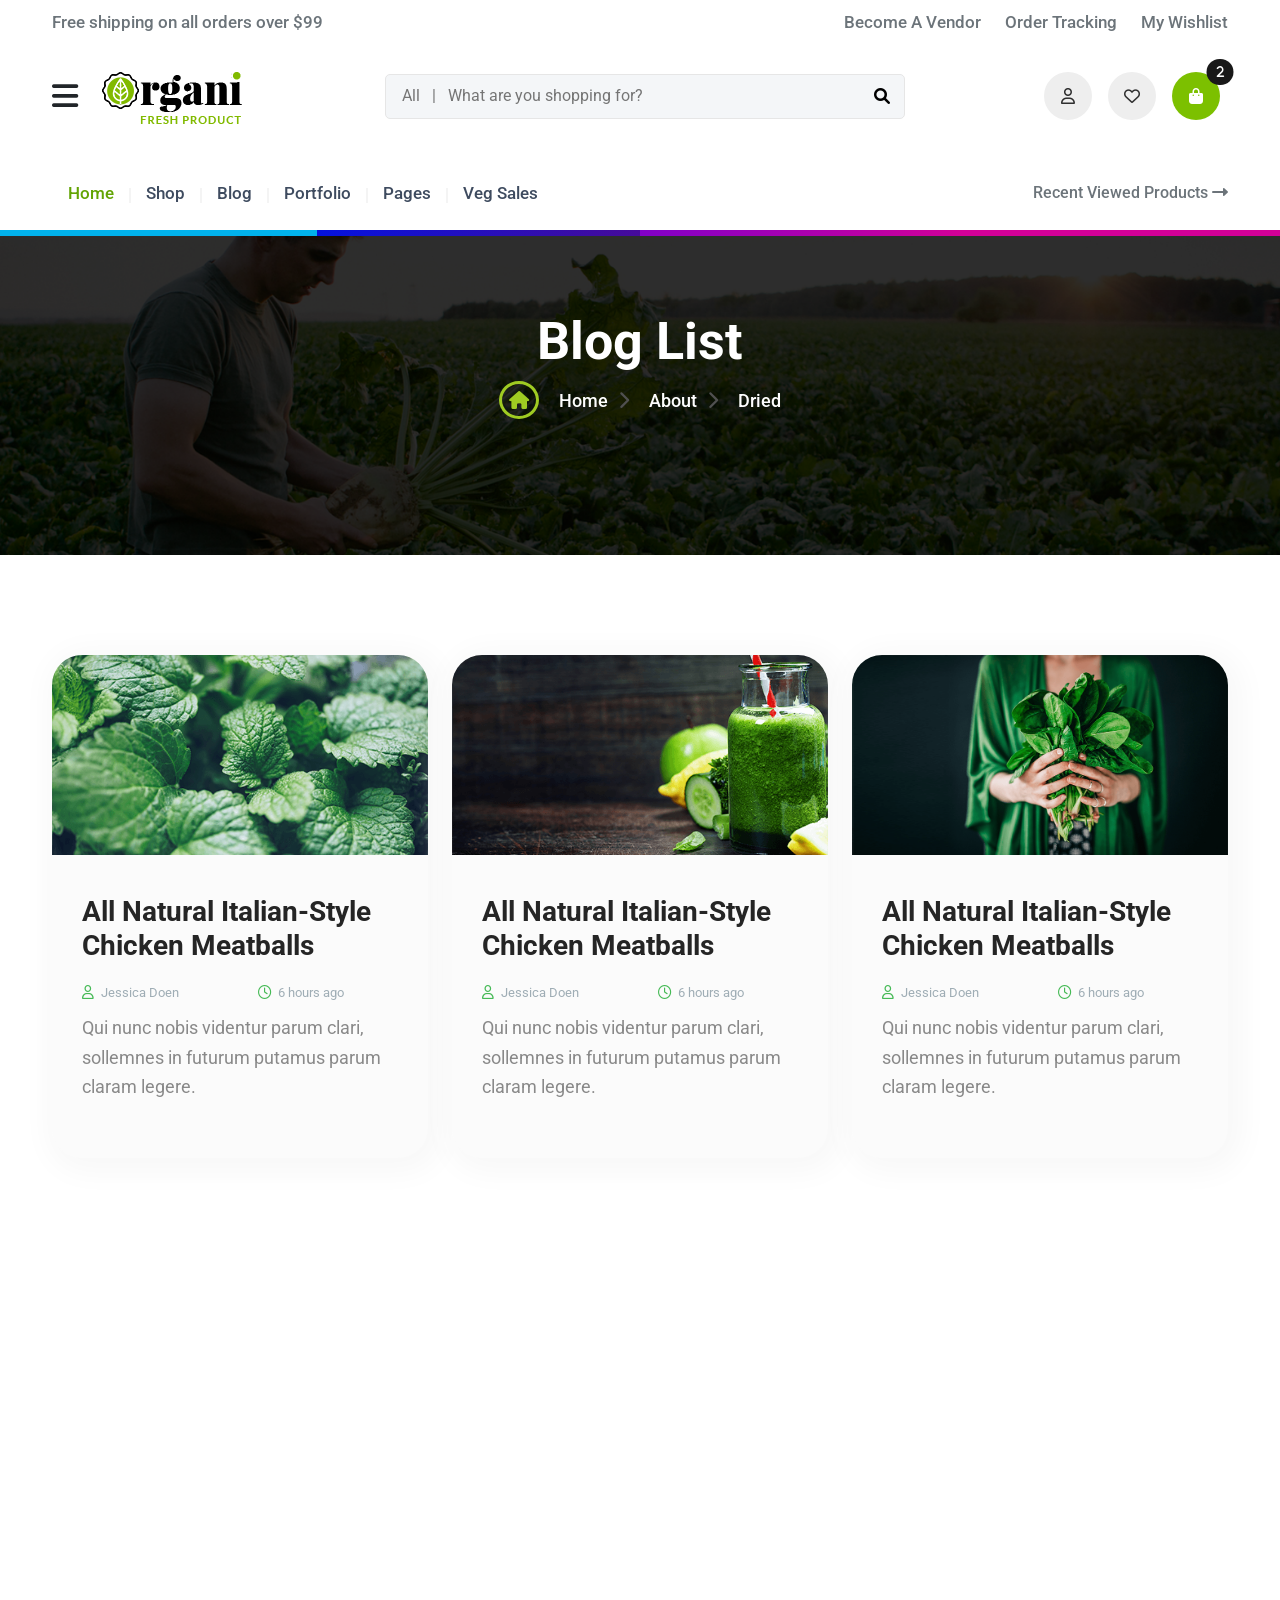
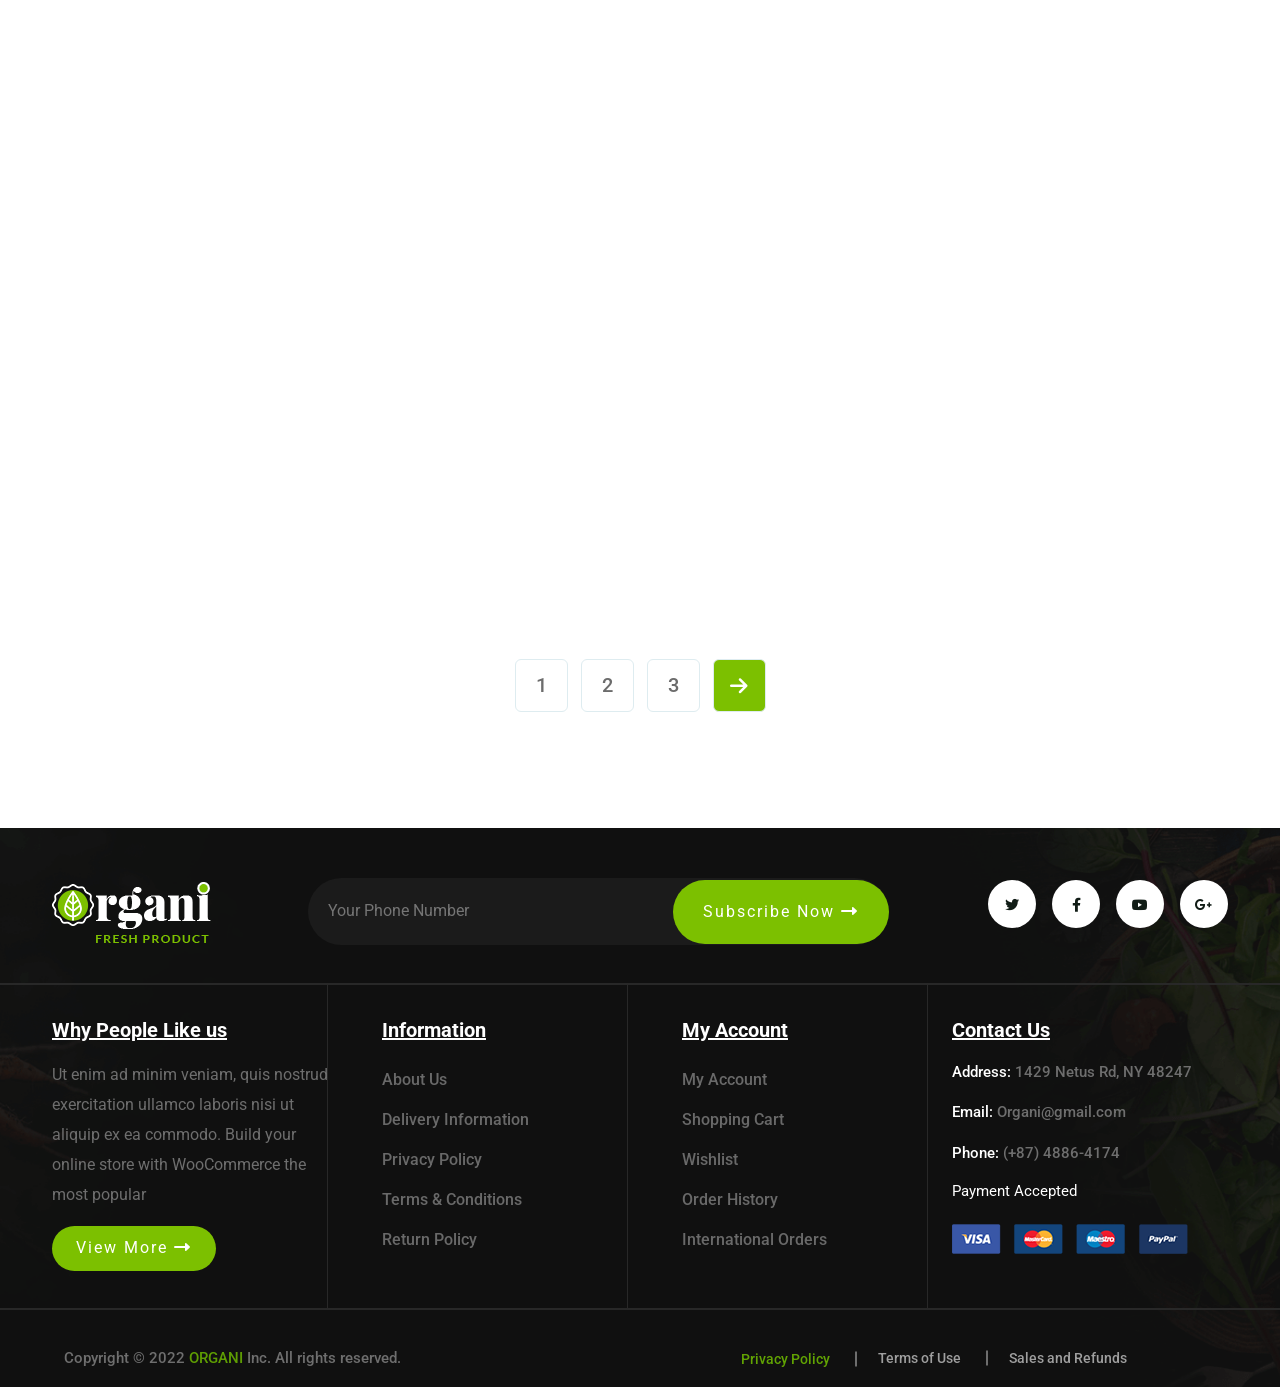
<file: Organi.WebUI/wwwroot/organic-html/blog-list.html>
<!DOCTYPE html>
<html lang="en">

<head>
    <meta charset="UTF-8">
    <meta http-equiv="X-UA-Compatible" content="IE=edge">
    <meta name="viewport" content="width=device-width, initial-scale=1.0">
    <title>Blog List - Organic - Food E-commerce HTML Template</title>
    <!-- favicon icon -->
    <link rel="shortcut icon" href="assets/images/icons/favicon.ico" type="image/x-icon">

    <!-- Include fontawesome cdn -->
    <link rel="stylesheet" href="https://cdnjs.cloudflare.com/ajax/libs/font-awesome/6.0.0-beta3/css/all.min.css"
        integrity="sha512-Fo3rlrZj/k7ujTnHg4CGR2D7kSs0v4LLanw2qksYuRlEzO+tcaEPQogQ0KaoGN26/zrn20ImR1DfuLWnOo7aBA=="
        crossorigin="anonymous" referrerpolicy="no-referrer" />

    <!-- Include google fonts -->
    <link rel="preconnect" href="https://fonts.googleapis.com">
    <link rel="preconnect" href="https://fonts.gstatic.com" crossorigin>
    <link href="https://fonts.googleapis.com/css2?family=Montserrat:wght@400;500;600;700;800;900&family=Roboto:wght@400;500;700;900&display=swap"
        rel="stylesheet">

    <!-- Include bootstrap CSS -->
    <link rel="stylesheet" href="assets/css/bootstrap.min.css">

    <!-- Include aos CSS -->
    <link rel="stylesheet" href="assets/css/aos.css">

    <!-- Include magnific-popup CSS -->
    <link rel="stylesheet" href="assets/css/magnific-popup.css">

    <!-- Include nice-select CSS -->
    <link rel="stylesheet" href="assets/css/nice-select.css">

    <!-- Include slick-theme CSS -->
    <link rel="stylesheet" href="assets/css/slick-theme.css">

    <!-- Include slick CSS -->
    <link rel="stylesheet" href="assets/css/slick.css">

    <!-- Include stylesheet CSS -->
    <link rel="stylesheet" href="assets/css/style.css">

</head>

<body>
    <!-- body wrap start -->
    <div class="body-wrap overflow-hidden">
        <!-- back-to-top start -->
        <div class="backtotop">
            <a href="#!" class="scroll">
                <i class="far fa-arrow-up fw-bold"></i>
            </a>
        </div>
        <!-- back-to-top end -->

        <!-- header section start -->
        <header class="about_header position-relative">
            <!-- top header start -->
            <div class="top_header_main position-relative bg-white">
                <div class="container d-none d-md-block">
                    <div class="header_top d-flex align-items-center justify-content-between">
                        <div class="header_top_content d-flex pt-2">
                            <span class="shipping">Free shipping on all orders over $99</span>
                        </div>
                        <div class="header_top_cont d-flex align-items-center pt-2">
                            <a href="vendor.html"><span class="vendor me-4">Become A Vendor</span></a>
                            <a href="#"><span class="Order me-4">Order Tracking</span></a>
                            <a href="#"><span class="wish">My Wishlist</span></a>
                        </div>
                    </div>
                </div>
                <!-- top header end -->

                <!-- top inner navbar start -->
                <div class="top_inner_main">
                    <div class="top_inner_wrap">
                        <div class="container">
                            <div
                                class="top_inner_content about_inner_cont d-flex justify-content-between align-items-center py-3">
                                <div class="top_inner_logo d-flex justify-content-between align-items-center">
                                    <a class="drop_bars text-dark me-4" href="#!" data-bs-toggle="offcanvas"
                                        data-bs-target="#offcanvasScrolling" aria-controls="offcanvasScrolling"
                                        aria-expanded="false" aria-label="Toggle navigation">
                                        <i class="fas fa-bars"></i>
                                    </a>
                                    <a href="index.html">
                                        <img src="assets/images/logo/logo.png" alt="image_not_found">
                                    </a>
                                </div>
                                <div class="top_inner_searchbar about_search position-relative d-none d-lg-block">
                                    <input class="py-2 px-3 name=" search" type="search"
                                        placeholder="All   |   What are you shopping for?">
                                    <span><i class="fas fa-search position-absolute"></i></span>
                                </div>
                                <div class="main_search_btn3 d-block d-lg-none ms-auto me-3" data-bs-toggle="collapse"
                                    data-bs-target="#main_search_collapse" aria-expanded="false"
                                    aria-controls="main_search_collapse">
                                    <span><i class="fas fa-search position-absolute search_icon"></i></span>
                                    <span><i class="fas fa-times search_close"></i></span>
                                </div>
                                <div class="navbar_user me-2">
                                    <div class="navbar_user_icon">
                                        <ul class="list-unstyled d-flex mb-0">
                                            <li class="pe-3 position-relative">
                                                <a href="#collapseExample" data-bs-toggle="collapse"
                                                    href="#collapseExample" role="button" aria-expanded="false"
                                                    aria-controls="collapseExample"><i class="far fa-user"
                                                        data-toggle="collapse" role="button"
                                                        data-target="#use_deropdown" aria-expanded="false"
                                                        aria-controls="use_deropdown"></i>
                                                </a>
                                                <!-- user profile start -->
                                                <div id="collapseExample" class="collapse_dropdown collapse">
                                                    <div class="dropdown_content">
                                                        <div class="profile_info clearfix">
                                                            <div class="user_thumbnail">
                                                                <img src="assets/images/meta/meta1.png"
                                                                    alt="image_not_found">
                                                            </div>
                                                            <div class="user_content">
                                                                <h4 class="user_name">Jone Doe</h4>
                                                                <span class="user_title">Seller</span>
                                                            </div>
                                                        </div>
                                                        <ul class="settings_options ul_li_block clearfix">
                                                            <li><a href="#!"><i class="fas fa-user-circle"></i>
                                                                    Profile</a></li>
                                                            <li><a href="#!"><i class="fas fa-user-cog"></i>
                                                                    Settings</a></li>
                                                            <li><a href="#!"><i class="fas fa-sign-out-alt"></i>
                                                                    Logout</a></li>
                                                        </ul>
                                                    </div>
                                                </div>
                                            </li>
                                            <li class="pe-3"><a href="#!"><i class="far fa-heart"></i></a></li>
                                            <li><a href="#!"><i class="fas fa-shopping-bag position-relative"
                                                        data-bs-toggle="offcanvas" data-bs-target="#offcanvasRight"
                                                        aria-controls="offcanvasRight"><span
                                                            class="position-absolute top-0 start-100 translate-middle badge rounded-pill bg-danger">2</span></i></a>
                                            </li>
                                        </ul>
                                    </div>
                                </div>
                            </div>
                            <!-- mobile menubar start -->
                            <div class="offcanvas offcanvas-start" data-bs-scroll="true" data-bs-backdrop="false"
                                tabindex="-1" id="offcanvasScrolling" aria-labelledby="offcanvasScrollingLabel">
                                <div class="offcanvas-header">
                                    <button type="button" class="btn-close mobile_menu_close text-reset"
                                        data-bs-dismiss="offcanvas" aria-label="Close"></button>
                                </div>
                                <div class="offcanvas-body">
                                    <ul class="navbar-nav main_menu_list m-auto">
                                        <li class="nav-item pe-4 dropdown">
                                            <a class="nav-link active" aria-current="page" href="#" id="home_submenu"
                                                role="button" data-bs-toggle="dropdown" aria-expanded="false">Home</a>
                                            <div class="dropdown-menu" aria-labelledby="home_submenu">
                                                <div class="sidebar_nav_item">
                                                    <ul class="list-unstyled">
                                                        <li>
                                                            <a href="index.html">Home V.1</a>
                                                        </li>
                                                        <li>
                                                            <a href="index-2.html">Home V.2</a>
                                                        </li>
                                                        <li>
                                                            <a href="index-3.html">Home V.3</a>
                                                        </li>
                                                        <li>
                                                            <a href="index-4.html">Home V.4</a>
                                                        </li>
                                                    </ul>
                                                </div>
                                            </div>
                                        </li>
                                        <li class="nav-item pe-4 dropdown">
                                            <a class="nav-link" href="#" id="shop_submenu" role="button"
                                                data-bs-toggle="dropdown" aria-expanded="false">Shop</a>
                                            <div class="dropdown-menu" aria-labelledby="shop_submenu">
                                                <div class="sidebar_nav_item">
                                                    <ul class="list-unstyled">
                                                        <li>
                                                            <a href="shop-list-sidebar.html">Shop Sidebar</a>
                                                        </li>
                                                        <li>
                                                            <a href="shop-list.html">Shop List</a>
                                                        </li>
                                                    </ul>
                                                </div>
                                            </div>
                                        </li>
                                        <li class="nav-item pe-4 dropdown">
                                            <a class="nav-link" href="#" id="blog_submenu" role="button"
                                                data-bs-toggle="dropdown" aria-expanded="false">Blog</a>
                                            <div class="dropdown-menu" aria-labelledby="blog_submenu">
                                                <div class="sidebar_nav_item">
                                                    <ul class="list-unstyled">
                                                        <li>
                                                            <a href="blog-details.html">Blog Details</a>
                                                        </li>
                                                        <li>
                                                            <a href="blog-grid.html">Blog Grid</a>
                                                        </li>
                                                        <li>
                                                            <a href="blog-list.html">Blog List</a>
                                                        </li>
                                                    </ul>
                                                </div>
                                            </div>
                                        </li>
                                        <li class="nav-item pe-5">
                                            <a class="nav-link" href="#!">Portfolio</a>
                                        </li>
                                        <li class="nav-item pe-4 dropdown">
                                            <a class="nav-link" href="#" id="page_submenu" role="button"
                                                data-bs-toggle="dropdown" aria-expanded="false">Pages</a>
                                            <div class="dropdown-menu" aria-labelledby="page_submenu">
                                                <div class="sidebar_nav_item">
                                                    <ul class="list-unstyled">
                                                        <li>
                                                            <a href="cart.html">Cart Page</a>
                                                        </li>
                                                        <li>
                                                            <a href="faqs.html">Faqs Page</a>
                                                        </li>
                                                        <li>
                                                            <a href="about-us.html">About Us V.1</a>
                                                        </li>
                                                        <li>
                                                            <a href="about-us-2.html">About Us V.2</a>
                                                        </li>
                                                        <li>
                                                            <a href="vendor.html">Vendor Page</a>
                                                        </li>
                                                        <li>
                                                            <a href="vendor-profile.html">Vendor Profile</a>
                                                        </li>
                                                        <li>
                                                            <a href="vendor-dashboard.html">Vendor Dashboard</a>
                                                        </li>
                                                        <li>
                                                            <a href="product-detail.html">Product Details V.1</a>
                                                        </li>
                                                        <li>
                                                            <a href="product-detail-2.html">Product Details V.2</a>
                                                        </li>
                                                    </ul>
                                                </div>
                                            </div>
                                        </li>
                                        <li class="nav-item pe-4 dropdown">
                                            <a class="nav-link" href="#" id="contact_submenu" role="button"
                                                data-bs-toggle="dropdown" aria-expanded="false">Contacts</a>
                                            <div class="dropdown-menu" aria-labelledby="contact_submenu">
                                                <div class="sidebar_nav_item">
                                                    <ul class="list-unstyled">
                                                        <li>
                                                            <a href="contact-us.html">Contact Us</a>
                                                        </li>
                                                    </ul>
                                                </div>
                                            </div>
                                        </li>
                                    </ul>
                                </div>

                            </div>
                        </div>
                    </div>
                    <!-- collapse search - start -->
                    <div class="main_search_collapse collapse" id="main_search_collapse">
                        <div class="main_search_form position-relative card">
                            <div class="container">
                                <form action="#">
                                    <div class="form_item position-relative">
                                        <input type="search" class="form-control rounded-pill py-3" name="search"
                                            placeholder="Search Your Product...">
                                        <button type="submit" class="submit_btn"><i class="fas fa-search"></i></button>
                                    </div>
                                </form>
                            </div>
                        </div>
                    </div>
                    <!-- collapse search - end -->
                </div>
                <!-- top inner navbar end -->

                <!-- bottom header start -->
                <div class="header_bottom_main header_border position-relative d-none d-lg-block">
                    <div class="container">
                        <nav class="navbar navbar-expand-lg navbar-light">
                            <button class="navbar-toggler" type="button" data-bs-toggle="collapse"
                                data-bs-target="#navbarSupportedContent" aria-controls="navbarSupportedContent"
                                aria-expanded="false" aria-label="Toggle navigation">
                                <span class="navbar-toggler-icon"></span>
                            </button>
                            <div class="collapse navbar-collapse" id="navbarSupportedContent">
                                <ul class="navbar-nav navbar_4 main_menu_list after_navbar">
                                    <li class="nav-item nav_item_has_child px-2 dropdown">
                                        <a class="nav-link active" aria-current="page" href="#" id="home_submenu"
                                            role="button" data-bs-toggle="dropdown" aria-expanded="false">Home</a>
                                        <div class="nav_item_submenu dropdown-menu" aria-labelledby="home_submenu"
                                            style="background-image: url(assets/images/mega/mega3.png)">
                                            <div class="nav_submenu_cont">
                                                <h4>All Home Pages</h4>
                                                <ul class="list-unstyled ms-3">
                                                    <li>
                                                        <a href="index.html">Home V.1</a>
                                                    </li>
                                                    <li>
                                                        <a href="index-2.html">Home V.2</a>
                                                    </li>
                                                    <li>
                                                        <a href="index-3.html">Home V.3</a>
                                                    </li>
                                                    <li>
                                                        <a href="index-4.html">Home V.4</a>
                                                    </li>
                                                    <li>
                                                        <a href="#">Home V.5</a>
                                                    </li>
                                                    <li>
                                                        <a href="#">Home V.6</a>
                                                    </li>
                                                </ul>
                                            </div>
                                        </div>
                                    </li>
                                    <li class="nav-item nav_item_has_child px-2 dropdown">
                                        <a class="nav-link" href="#" id="shop_submenu" role="button"
                                            data-bs-toggle="dropdown" aria-expanded="false">Shop</a>
                                        <div class="nav_item_submenu dropdown-menu" aria-labelledby="shop_submenu"
                                            style="background-image: url(assets/images/mega/mega3.png)">
                                            <div class="nav_submenu_cont">
                                                <h4>All Shop Pages</h4>
                                                <ul class="list-unstyled ms-3">
                                                    <li>
                                                        <a href="shop-list-sidebar.html">
                                                            <span class="item_title text-start">Shop Sidebar</span>
                                                        </a>
                                                    </li>
                                                    <li>
                                                        <a href="shop-list.html">
                                                            <span class="item_title text-start">Shop List</span>
                                                        </a>
                                                    </li>
                                                    <li>
                                                        <a href="#">
                                                            <span class="item_title text-start">Shop List 3</span>
                                                        </a>
                                                    </li>
                                                    <li>
                                                        <a href="#">
                                                            <span class="item_title text-start">Shop List 4</span>
                                                        </a>
                                                    </li>
                                                    <li>
                                                        <a href="#">
                                                            <span class="item_title text-start">Shop List 5</span>
                                                        </a>
                                                    </li>
                                                    <li>
                                                        <a href="#">
                                                            <span class="item_title text-start">Shop List 6</span>
                                                        </a>
                                                    </li>
                                                </ul>
                                            </div>
                                        </div>
                                    </li>
                                    <li class="nav-item nav_item_has_child px-2 dropdown">
                                        <a class="nav-link" href="#" id="blog_submenu" role="button"
                                            data-bs-toggle="dropdown" aria-expanded="false">Blog</a>
                                        <div class="nav_item_submenu dropdown-menu" aria-labelledby="blog_submenu"
                                            style="background-image: url(assets/images/mega/mega3.png)">
                                            <div class="nav_submenu_cont">
                                                <h4>All Blog Pages</h4>
                                                <ul class="list-unstyled ms-3">
                                                    <li>
                                                        <a href="blog-details.html">Blog Details</a>
                                                    </li>
                                                    <li>
                                                        <a href="blog-grid.html">Blog Grid</a>
                                                    </li>
                                                    <li>
                                                        <a href="blog-list.html">Blog List 1</a>
                                                    </li>
                                                    <li>
                                                        <a href="#">Blog List 2</a>
                                                    </li>
                                                    <li>
                                                        <a href="#">Blog List 3</a>
                                                    </li>
                                                    <li>
                                                        <a href="#">Blog List 4</a>
                                                    </li>
                                                </ul>
                                            </div>
                                        </div>
                                    </li>
                                    <li class="nav-item nav_item_has_child px-2">
                                        <a class="nav-link" href="#!">Portfolio</a>
                                    </li>
                                    <li class="nav-item nav_item_has_child px-2 dropdown">
                                        <a class="nav-link" href="#" id="page_submenu" role="button"
                                            data-bs-toggle="dropdown" aria-expanded="false">Pages</a>
                                        <div class="nav_item_megamenu dropdown-menu" aria-labelledby="page_submenu">
                                            <div class="container p-0">
                                                <div class="row">
                                                    <div class="col-lg-4">
                                                        <div class="mega_thumb_area position-relative"
                                                            style="background-image: url(assets/images/sales/sale1.png);">
                                                            <div class="thumb_text">
                                                                <h2>
                                                                    <font>100%</font> Pure <br> Natural Vegetable
                                                                </h2>
                                                                <span>Fresh Vegetables Sale 30% Off</span>
                                                                <a href="#"><button type="button"
                                                                        class="btn custom_btn rounded-pill text-white mt-3">View
                                                                        More</button></a>
                                                            </div>
                                                        </div>
                                                    </div>
                                                    <div class="col-lg-4">
                                                        <div class="mega_item_area ms-5 my-4 position-relative">
                                                            <h4>All Inner Page</h4>
                                                            <ul class="list-unstyled">
                                                                <li>
                                                                    <a href="cart.html">Cart Page</a>
                                                                </li>
                                                                <li>
                                                                    <a href="faqs.html">Faqs Page</a>
                                                                </li>
                                                                <li>
                                                                    <a href="about-us.html">About Us V.1</a>
                                                                </li>
                                                                <li>
                                                                    <a href="about-us-2.html">About Us V.2</a>
                                                                </li>
                                                                <li>
                                                                    <a href="checkout.html">Checkout Page</a>
                                                                </li>
                                                                <li>
                                                                    <a href="compare.html">Compare Page</a>
                                                                </li>
                                                            </ul>
                                                            <div class="mega_item_thumb1 position-absolute">
                                                                <img src="assets/images/mega/mega1.png"
                                                                    alt="image_not_found">
                                                            </div>
                                                        </div>
                                                    </div>
                                                    <div class="col-lg-4">
                                                        <div class="mega_item_area my-4 position-relative">
                                                            <h4>All Inner Page </h4>
                                                            <ul class="list-unstyled">
                                                                <li>
                                                                    <a href="vendor.html">
                                                                        <span class="item_title text-start">Vendor
                                                                            Page</span>
                                                                    </a>
                                                                </li>
                                                                <li>
                                                                    <a href="vendor-profile.html">
                                                                        <span class="item_title text-start">Vendor
                                                                            Profile</span>
                                                                    </a>
                                                                </li>
                                                                <li>
                                                                    <a href="vendor-dashboard.html">
                                                                        <span class="item_title text-start">Vendor
                                                                            Dashboard</span>
                                                                    </a>
                                                                </li>
                                                                <li>
                                                                    <a href="product-detail.html">
                                                                        <span class="item_title text-start">Product
                                                                            Details V.1</span>
                                                                    </a>
                                                                </li>
                                                                <li>
                                                                    <a href="product-detail-2.html">
                                                                        <span class="item_title text-start">Product
                                                                            Details V.2</span>
                                                                    </a>
                                                                </li>
                                                            </ul>
                                                            <div class="mega_item_thumb2 position-absolute">
                                                                <img src="assets/images/mega/mega2.png"
                                                                    alt="image_not_found">
                                                            </div>
                                                        </div>
                                                    </div>
                                                </div>
                                            </div>
                                        </div>
                                    </li>
                                    <li class="nav-item nav_item_has_child px-2">
                                        <a class="nav-link" href="#!">Veg Sales</a>
                                    </li>
                                </ul>
                            </div>
                            <!-- recent view -->
                            <a href="#staticBackdrop" data-bs-toggle="modal">
                                <span class="recent_view">Recent Viewed Products <i
                                        class="fas fa-long-arrow-alt-right"></i></span>
                            </a>
                        </nav>
                    </div>
                </div>
        </header>

        <!-- main body start -->
        <main>
            <!-- sidebar section start -->
            <section class="sidebar_section">
                <div class="sidebar_content_wrap">
                    <div class="container">
                        <div class="row">
                            <div class="offcanvas offcanvas-end" tabindex="-1" id="offcanvasRight"
                                aria-labelledby="offcanvasRightLabel">
                                <div class="offcanvas-header align-items-center">
                                    <h5 class="mb-0">Organic Products</h5>
                                    <button type="button" class="btn-close text-reset text-end"
                                        data-bs-dismiss="offcanvas" aria-label="Close"></button>
                                </div>
                                <div class="offcanvas-body">
                                    <div class="prdc_ctg_product_content mt-1 d-flex align-items-center">
                                        <div
                                            class="prdc_ctg_product_img d-flex justify-content-center align-items-center me-3">
                                            <img src="assets/images/category/cat6.png" alt="image_not_found">
                                        </div>
                                        <div class="prdc_ctg_product_text">
                                            <div class="prdc_ctg_product_title my-2">
                                                <h5>Organic Cabbage</h5>
                                            </div>
                                            <div class="prdc_ctg_product_price mt-1 product_price">
                                                <span class="sale_price pe-1">$50.00</span>
                                                <del>$70.00</del>
                                            </div>
                                        </div>
                                    </div>
                                    <div class="prdc_ctg_product_content mt-1 d-flex align-items-center">
                                        <div
                                            class="prdc_ctg_product_img d-flex justify-content-center align-items-center me-3">
                                            <img src="assets/images/category/cat7.png" alt="image_not_found">
                                        </div>
                                        <div class="prdc_ctg_product_text">
                                            <div class="prdc_ctg_product_title my-2">
                                                <h5>Organic Cabbage</h5>
                                            </div>
                                            <div class="prdc_ctg_product_price mt-1 product_price">
                                                <span class="sale_price pe-1">$40.00</span>
                                                <del>$60.00</del>
                                            </div>
                                        </div>
                                    </div>
                                    <div class="prdc_ctg_product_content mt-1 d-flex align-items-center">
                                        <div
                                            class="prdc_ctg_product_img d-flex justify-content-center align-items-center me-3">
                                            <img src="assets/images/category/cat8.png" alt="image_not_found">
                                        </div>
                                        <div class="prdc_ctg_product_text">
                                            <div class="prdc_ctg_product_title my-2">
                                                <h5>Organic Cabbage</h5>
                                            </div>
                                            <div class="prdc_ctg_product_price mt-1 product_price">
                                                <span class="sale_price pe-1">$70.00</span>
                                                <del>$90.00</del>
                                            </div>
                                        </div>
                                    </div>
                                    <div class="total_price">
                                        <ul class="ul_li_block mb_30 clearfix">
                                            <li>
                                                <span>Subtotal:</span>
                                                <span>$215</span>
                                            </li>
                                            <li>
                                                <span>Vat 5%:</span>
                                                <span>$10.75</span>
                                            </li>
                                            <li>
                                                <span>Discount 15%:</span>
                                                <span>- $32.25</span>
                                            </li>
                                            <li>
                                                <span>Total:</span>
                                                <span>$191.8875</span>
                                            </li>
                                        </ul>
                                    </div>
                                    <div class="sidebar_btns">
                                        <ul class="btns_group ul_li_block clearfix">
                                            <li><a href="cart.html">View Cart</a></li>
                                            <li><a href="checkout.html">Checkout</a></li>
                                        </ul>
                                    </div>
                                </div>
                            </div>
                        </div>
                    </div>
                </div>
            </section>
            <!-- sidebar section end -->

            <!-- Breadcrumb section start -->
            <section class="breadcrumb_sec_1 position-relative">
                <div class="breadcrumb_wrap sec_space_mid_small"
                    style="background-image: url(assets/images/breadcrumb/breadcrumb1.png);">
                    <div class="breadcrumb_cont text-center">
                        <div class="breadcrumb_title">
                            <h2 class="text-white">Blog List</h2>
                        </div>
                        <ul
                            class="list-unstyled breadcrumb_item d-flex justify-content-center align-items-center text-white">
                            <li><a href="index.html"><i class="fas fa-home active"></i>Home</a></li>
                            <li><i class="fas fa-chevron-right"></i>About</li>
                            <li><i class="fas fa-chevron-right"></i>Dried</li>
                        </ul>
                    </div>
                </div>
            </section>
            <!-- Breadcrumb section end -->


            <!-- blog grid section start -->
            <div class="blog_grid_sec sec_space_small blog_list_sec">
                <div class="blog_grid_wrap blog_list_wrap">
                    <div class="container">
                        <div class="row g-4">
                            <div class="col-sm-6 col-md-4">
                                <div class="blog_grid_cont blog_list_cont" data-aos="fade-up"
                                data-aos-duration="1000">
                                    <div class="grid_img d-flex blog_list_img">
                                        <img src="assets/images/blog/blog7.png" alt="image_not_found">
                                    </div>
                                    <div class="blog_grid_text">
                                        <a href="blog-details.html" target="_blank"><h3 class="grid_title">All Natural Italian-Style Chicken Meatballs</h3></a>
                                        <div class="grid_author_cont">
                                            <div class="gallery_mid_author_content py-2 d-flex justify-content-between">
                                                <div class="gallery_mid_author_title">
                                                    <span><i class="far fa-user pe-1"></i> Jessica Doen</span>
                                                </div>
                                                <div class="gallery_mid_author_time">
                                                    <span><i class="far fa-clock pe-1"></i> 6 hours ago</span>
                                                </div>
                                            </div>
                                        </div>
                                        <p class="grid_desc">Qui nunc nobis videntur parum clari, sollemnes in futurum
                                            putamus parum claram legere.</p>
                                    </div>
                                </div>
                            </div>
                            <div class="col-sm-6 col-md-4">
                                <div class="blog_grid_cont blog_list_cont" data-aos="fade-up"
                                data-aos-duration="1500">
                                    <div class="grid_img d-flex blog_list_img">
                                        <img src="assets/images/blog/blog8.png" alt="image_not_found">
                                    </div>
                                    <div class="blog_grid_text">
                                        <a href="blog-details.html" target="_blank"><h3 class="grid_title">All Natural Italian-Style Chicken Meatballs</h3></a>
                                        <div class="grid_author_cont">
                                            <div class="gallery_mid_author_content py-2 d-flex justify-content-between">
                                                <div class="gallery_mid_author_title">
                                                    <span><i class="far fa-user pe-1"></i> Jessica Doen</span>
                                                </div>
                                                <div class="gallery_mid_author_time">
                                                    <span><i class="far fa-clock pe-1"></i> 6 hours ago</span>
                                                </div>
                                            </div>
                                        </div>
                                        <p class="grid_desc">Qui nunc nobis videntur parum clari, sollemnes in futurum
                                            putamus parum claram legere.</p>
                                    </div>
                                </div>
                            </div>
                            <div class="col-sm-6 col-md-4">
                                <div class="blog_grid_cont blog_list_cont" data-aos="fade-up"
                                data-aos-duration="2000">
                                    <div class="grid_img d-flex blog_list_img">
                                        <img src="assets/images/sales/sale1.png" alt="image_not_found">
                                    </div>
                                    <div class="blog_grid_text">
                                        <a href="blog-details.html" target="_blank"><h3 class="grid_title">All Natural Italian-Style Chicken Meatballs</h3></a>
                                        <div class="grid_author_cont">
                                            <div class="gallery_mid_author_content py-2 d-flex justify-content-between">
                                                <div class="gallery_mid_author_title">
                                                    <span><i class="far fa-user pe-1"></i> Jessica Doen</span>
                                                </div>
                                                <div class="gallery_mid_author_time">
                                                    <span><i class="far fa-clock pe-1"></i> 6 hours ago</span>
                                                </div>
                                            </div>
                                        </div>
                                        <p class="grid_desc">Qui nunc nobis videntur parum clari, sollemnes in futurum
                                            putamus parum claram legere.</p>
                                    </div>
                                </div>
                            </div>
                            <div class="col-sm-6 col-md-4">
                                <div class="blog_grid_cont blog_list_cont" data-aos="fade-up"
                                data-aos-duration="1000">
                                    <div class="grid_img d-flex blog_list_img">
                                        <img src="assets/images/grid/grid1.png" alt="image_not_found">
                                    </div>
                                    <div class="blog_grid_text">
                                        <a href="blog-details.html" target="_blank"><h3 class="grid_title">All Natural Italian-Style Chicken Meatballs</h3></a>
                                        <div class="grid_author_cont">
                                            <div class="gallery_mid_author_content py-2 d-flex justify-content-between">
                                                <div class="gallery_mid_author_title">
                                                    <span><i class="far fa-user pe-1"></i> Jessica Doen</span>
                                                </div>
                                                <div class="gallery_mid_author_time">
                                                    <span><i class="far fa-clock pe-1"></i> 6 hours ago</span>
                                                </div>
                                            </div>
                                        </div>
                                        <p class="grid_desc">Qui nunc nobis videntur parum clari, sollemnes in futurum
                                            putamus parum claram legere.</p>
                                    </div>
                                </div>
                            </div>
                            <div class="col-sm-6 col-md-4">
                                <div class="blog_grid_cont blog_list_cont" data-aos="fade-up"
                                data-aos-duration="1500">
                                    <div class="grid_img d-flex blog_list_img">
                                        <img src="assets/images/blog/blog9.png" alt="image_not_found">
                                    </div>
                                    <div class="blog_grid_text">
                                        <a href="blog-details.html" target="_blank"><h3 class="grid_title">All Natural Italian-Style Chicken Meatballs</h3></a>
                                        <div class="grid_author_cont">
                                            <div class="gallery_mid_author_content py-2 d-flex justify-content-between">
                                                <div class="gallery_mid_author_title">
                                                    <span><i class="far fa-user pe-1"></i> Jessica Doen</span>
                                                </div>
                                                <div class="gallery_mid_author_time">
                                                    <span><i class="far fa-clock pe-1"></i> 6 hours ago</span>
                                                </div>
                                            </div>
                                        </div>
                                        <p class="grid_desc">Qui nunc nobis videntur parum clari, sollemnes in futurum
                                            putamus parum claram legere.</p>
                                    </div>
                                </div>
                            </div>
                            <div class="col-sm-6 col-md-4">
                                <div class="blog_grid_cont blog_list_cont" data-aos="fade-up"
                                data-aos-duration="2000">
                                    <div class="grid_img d-flex blog_list_img">
                                        <img src="assets/images/gallery/gallery5.png" alt="image_not_found">
                                    </div>
                                    <div class="blog_grid_text">
                                        <a href="blog-details.html" target="_blank"><h3 class="grid_title">All Natural Italian-Style Chicken Meatballs</h3></a>
                                        <div class="grid_author_cont">
                                            <div class="gallery_mid_author_content py-2 d-flex justify-content-between">
                                                <div class="gallery_mid_author_title">
                                                    <span><i class="far fa-user pe-1"></i> Jessica Doen</span>
                                                </div>
                                                <div class="gallery_mid_author_time">
                                                    <span><i class="far fa-clock pe-1"></i> 6 hours ago</span>
                                                </div>
                                            </div>
                                        </div>
                                        <p class="grid_desc">Qui nunc nobis videntur parum clari, sollemnes in futurum
                                            putamus parum claram legere.</p>
                                    </div>
                                </div>
                            </div>
                            <div class="col-sm-6 col-md-4">
                                <div class="blog_grid_cont blog_list_cont" data-aos="fade-up"
                                data-aos-duration="1000">
                                    <div class="grid_img d-flex blog_list_img">
                                        <img src="assets/images/instagram/instagram1.png" alt="image_not_found">
                                    </div>
                                    <div class="blog_grid_text">
                                        <a href="blog-details.html" target="_blank"><h3 class="grid_title">All Natural Italian-Style Chicken Meatballs</h3></a>
                                        <div class="grid_author_cont">
                                            <div class="gallery_mid_author_content py-2 d-flex justify-content-between">
                                                <div class="gallery_mid_author_title">
                                                    <span><i class="far fa-user pe-1"></i> Jessica Doen</span>
                                                </div>
                                                <div class="gallery_mid_author_time">
                                                    <span><i class="far fa-clock pe-1"></i> 6 hours ago</span>
                                                </div>
                                            </div>
                                        </div>
                                        <p class="grid_desc">Qui nunc nobis videntur parum clari, sollemnes in futurum
                                            putamus parum claram legere.</p>
                                    </div>
                                </div>
                            </div>
                            <div class="col-sm-6 col-md-4">
                                <div class="blog_grid_cont blog_list_cont" data-aos="fade-up"
                                data-aos-duration="1500">
                                    <div class="grid_img d-flex blog_list_img">
                                        <img src="assets/images/instagram/instagram5.png" alt="image_not_found">
                                    </div>
                                    <div class="blog_grid_text">
                                        <a href="blog-details.html" target="_blank"><h3 class="grid_title">All Natural Italian-Style Chicken Meatballs</h3></a>
                                        <div class="grid_author_cont">
                                            <div class="gallery_mid_author_content py-2 d-flex justify-content-between">
                                                <div class="gallery_mid_author_title">
                                                    <span><i class="far fa-user pe-1"></i> Jessica Doen</span>
                                                </div>
                                                <div class="gallery_mid_author_time">
                                                    <span><i class="far fa-clock pe-1"></i> 6 hours ago</span>
                                                </div>
                                            </div>
                                        </div>
                                        <p class="grid_desc">Qui nunc nobis videntur parum clari, sollemnes in futurum
                                            putamus parum claram legere.</p>
                                    </div>
                                </div>
                            </div>
                            <div class="col-sm-6 col-md-4">
                                <div class="blog_grid_cont blog_list_cont" data-aos="fade-up"
                                data-aos-duration="2000">
                                    <div class="grid_img d-flex blog_list_img">
                                        <img src="assets/images/blog/blog10.png" alt="image_not_found">
                                    </div>
                                    <div class="blog_grid_text">
                                        <a href="blog-details.html" target="_blank"><h3 class="grid_title">All Natural Italian-Style Chicken Meatballs</h3></a>
                                        <div class="grid_author_cont">
                                            <div class="gallery_mid_author_content py-2 d-flex justify-content-between">
                                                <div class="gallery_mid_author_title">
                                                    <span><i class="far fa-user pe-1"></i> Jessica Doen</span>
                                                </div>
                                                <div class="gallery_mid_author_time">
                                                    <span><i class="far fa-clock pe-1"></i> 6 hours ago</span>
                                                </div>
                                            </div>
                                        </div>
                                        <p class="grid_desc">Qui nunc nobis videntur parum clari, sollemnes in futurum
                                            putamus parum claram legere.</p>
                                    </div>
                                </div>
                            </div>
                            <ul
                                class="pagination_nav list-unstyled d-flex justify-content-center text-uppercase clearfix mt-5">
                                <li><a href="#!">1</a></li>
                                <li><a href="#!">2</a></li>
                                <li><a href="#!">3</a></li>
                                <li class="active"><a href="#!"><i class="fas fa-arrow-right"></i></a></li>
                            </ul>
                        </div>
                    </div>
                </div>
            </div>
            <!-- blog grid section end -->

        </main>
        <!-- main body end -->

        <!-- footer section start -->
        <footer class="footer_section position-relative">
            <div class="footer_section_wrap sec_top_space_50"
                style="background-image: url(assets/images/footer/footer.png)">
                <div class="container">
                    <div
                        class="footer_top_content d-flex flex-column flex-lg-row justify-content-between align-items-center">
                        <div class="footer_top_logo">
                            <a href="blog-list.html"><img src="assets/images/logo/logo2.png" alt="image_not_found"></a>
                        </div>
                        <div class="footer_top_subs position-relative">
                            <input class="rounded-pill" type="search" name="search" placeholder="Your Phone Number">
                            <a href="#!"><button type="button"
                                    class="btn custom_btn rounded-pill text-white position-absolute">Subscribe Now <i
                                        class="fas fa-long-arrow-alt-right"></i></button></a>
                        </div>
                        <div class="footer_top_social">
                            <ul class="list-unstyled d-flex justify-content-end">
                                <li class="me-3"><a href="#!"><i class="fab fa-twitter"></i></a></li>
                                <li class="me-3"><a href="#!"><i class="fab fa-facebook-f"></i></a></li>
                                <li class="me-3"><a href="#!"><i class="fab fa-youtube"></i></a></li>
                                <li><a href="#!"><i class="fab fa-google-plus-g"></i></a></li>
                            </ul>
                        </div>
                    </div>
                    <div class="footer_inner_content sec_space_xs_70">
                        <div class="footer_inner_content_wrap">
                            <div class="row">
                                <div class="col-md-6 col-lg-3">
                                    <div class="footer_inner_choose_content">
                                        <div class="footer_inner_choose_title">
                                            <h4>
                                                <a href="#!" class="text-white">Why People Like us</a>
                                            </h4>
                                        </div>
                                        <div class="footer_inner_choose_desc pt-2">
                                            <p>Ut enim ad minim veniam, quis nostrud exercitation ullamco laboris nisi
                                                ut aliquip ex ea
                                                commodo. Build your online store with WooCommerce the most popular </p>
                                        </div>
                                        <div class="footer_inner_choose">
                                            <a href="#!"><button type="button"
                                                    class="btn custom_btn rounded-pill px-4 text-white">View More <i
                                                        class="fas fa-long-arrow-alt-right"></i></button></a>
                                        </div>
                                    </div>
                                </div>
                                <div class="col-md-6 col-lg-3">
                                    <div class="footer_inner_info_content">
                                        <div class="footer_inner_info_title">
                                            <h4>
                                                <a href="#!" class="text-white">Information</a>
                                            </h4>
                                        </div>
                                        <div class="footer_inner_info_item pt-2">
                                            <ul class="list-unstyled">
                                                <li><a href="#!">About Us</a></li>
                                                <li><a href="#!">Delivery Information</a></li>
                                                <li><a href="#!">Privacy Policy</a></li>
                                                <li><a href="#!">Terms & Conditions</a></li>
                                                <li><a href="#!">Return Policy</a></li>
                                            </ul>
                                        </div>
                                    </div>
                                </div>
                                <div class="col-md-6 col-lg-3">
                                    <div class="footer_inner_acct_content">
                                        <div class="footer_inner_acct_title">
                                            <h4>
                                                <a href="#!" class="text-white">My Account</a>
                                            </h4>
                                        </div>
                                        <div class="footer_inner_acct_item pt-2">
                                            <ul class="list-unstyled">
                                                <li><a href="#!">My Account</a></li>
                                                <li><a href="#!">Shopping Cart</a></li>
                                                <li><a href="#!">Wishlist</a></li>
                                                <li><a href="#!">Order History</a></li>
                                                <li><a href="#!">International Orders</a></li>
                                            </ul>
                                        </div>
                                    </div>
                                </div>
                                <div class="col-md-6 col-lg-3">
                                    <div class="footer_inner_cotc_content">
                                        <div class="footer_inner_ctc_title">
                                            <h4>
                                                <a href="#!" class="text-white">Contact Us</a>
                                            </h4>
                                        </div>
                                        <div class="footer_inner_ctc_info pt-2 text-white">
                                            <p>Address: <font>1429 Netus Rd, NY 48247</font>
                                            </p>
                                            <p>Email: <font>Organi@gmail.com</font>
                                            </p>
                                            <p>Phone: <font>(+87) 4886-4174</font>
                                            </p>
                                            <div class="footer_inner_payment_ctc">
                                                <div class="footer_inner_payment_title">
                                                    <h5 class="text-white">Payment Accepted</h5>
                                                </div>
                                                <div class="footer_inner_payment_thumb pt-3">
                                                    <a href="#!"><img src="assets/images/payment/payment.png"
                                                            alt="image_not_found"></a>
                                                </div>
                                            </div>
                                        </div>
                                    </div>
                                </div>
                            </div>
                        </div>
                    </div>
                    <div class="footer_bootom_content">
                        <div class="footer_bootom_wrap">
                            <div class="container">
                                <div class="row">
                                    <div class="col-md-6">
                                        <div class="footer_bootom_copyright">
                                            <p>Copyright © 2022 <font>ORGANI</font> Inc. All rights reserved.</p>
                                        </div>
                                    </div>
                                    <div class="col-md-6">
                                        <div
                                            class="footer_bootom_privicy_cont d-flex justify-content-center align-items-center">
                                            <div class="footer_bootom_privicy pe-5">
                                                <a href="#!">
                                                    <p class="priv position-relative">Privacy Policy</p>
                                                </a>
                                            </div>
                                            <div class="footer_bootom_terms pe-5">
                                                <p class="position-relative">Terms of Use</p>
                                            </div>
                                            <div class="footer_bootom_refunds">
                                                <p>Sales and Refunds</p>
                                            </div>
                                        </div>
                                    </div>
                                </div>
                            </div>
                        </div>
                    </div>
                </div>
            </div>
        </footer>
        <!-- footer section end -->

        <!-- view recently products start -->

        <div class="modal fade recent_product" id="staticBackdrop" data-bs-backdrop="static" data-bs-keyboard="false"
            tabindex="-1" aria-labelledby="staticBackdropLabel" aria-hidden="true">
            <div class="modal-dialog modal-dialog-centered">
                <div class="modal-content">
                    <div class="modal-header">
                        <h2 class="recent_product_title">Recent Products</h2>
                        <button type="button" class="btn-close" data-bs-dismiss="modal" aria-label="Close"></button>
                    </div>
                    <div class="modal-body">
                        <div class="container">
                            <div class="row g-2">
                                <div class="col-sm-6 col-lg-4">
                                    <div class="product_layout_1 overflow-hidden position-relative">
                                        <div class="product_layout_content bg-white position-relative">
                                            <div class="product_image_wrap">
                                                <a class="product_image d-flex justify-content-center align-items-center"
                                                    href="product-detail.html">
                                                    <img src="assets/images/product/product9.png" alt="image_not_found">
                                                </a>
                                                <ul class="product_badge_group ul_li_block">
                                                    <li><span
                                                            class="product_badge badge_meats position-absolute rounded-pill text-uppercase">Meats</span>
                                                    </li>
                                                    <li><span
                                                            class="product_badge badge_discount position-absolute rounded-pill">-27%</span>
                                                    </li>
                                                </ul>
                                                <ul class="product_action_btns ul_li_block d-flex">
                                                    <li><a class="tooltips" data-placement="top" title="Search Product"
                                                            href="#!"><i class="fas fa-search"></i></a></li>
                                                    <li><a class="tooltips" data-placement="top" title="Add To Cart"
                                                            href="#product_quick_view" data-bs-toggle="modal"><i
                                                                class="fas fa-shopping-bag"></i></a></li>
                                                </ul>
                                            </div>
                                            <div class="rating_wrap d-flex">
                                                <ul class="rating_star ul_li">
                                                    <li class="active"><i class="fas fa-star"></i></li>
                                                    <li class="active"><i class="fas fa-star"></i></li>
                                                    <li class="active"><i class="fas fa-star"></i></li>
                                                    <li class="active"><i class="fas fa-star"></i></li>
                                                    <li><i class="far fa-star"></i></li>
                                                </ul>
                                                <span class="shop_review_text">( 4.0 )</span>
                                            </div>
                                            <div class="product_content">
                                                <h3 class="product_title">
                                                    <a href="product-detail.html">Organic Cabbage</a>
                                                </h3>
                                                <div class="product_price">
                                                    <span class="sale_price pe-1">$50.00</span>
                                                    <del>$65.00</del>
                                                </div>
                                            </div>
                                        </div>
                                    </div>
                                </div>
                                <div class="col-sm-6 col-lg-4">
                                    <div class="product_layout_1 overflow-hidden position-relative">
                                        <div class="product_layout_content bg-white position-relative">
                                            <div class="product_image_wrap">
                                                <a class="product_image d-flex justify-content-center align-items-center"
                                                    href="product-detail.html">
                                                    <img src="assets/images/product/product10.png"
                                                        alt="image_not_found">
                                                </a>
                                                <ul class="product_badge_group ul_li_block">
                                                    <li><span
                                                            class="product_badge badge_meats position-absolute rounded-pill text-uppercase">Meats</span>
                                                    </li>
                                                    <li><span
                                                            class="product_badge badge_discount position-absolute rounded-pill">-27%</span>
                                                    </li>
                                                </ul>
                                                <ul class="product_action_btns ul_li_block d-flex">
                                                    <li><a class="tooltips" data-placement="top" title="Search Product"
                                                            href="#!"><i class="fas fa-search"></i></a></li>
                                                    <li><a class="tooltips" data-placement="top" title="Add To Cart"
                                                            href="#product_quick_view" data-bs-toggle="modal"><i
                                                                class="fas fa-shopping-bag"></i></a></li>
                                                </ul>
                                            </div>
                                            <div class="rating_wrap d-flex">
                                                <ul class="rating_star ul_li">
                                                    <li class="active"><i class="fas fa-star"></i></li>
                                                    <li class="active"><i class="fas fa-star"></i></li>
                                                    <li class="active"><i class="fas fa-star"></i></li>
                                                    <li class="active"><i class="fas fa-star"></i></li>
                                                    <li><i class="far fa-star"></i></li>
                                                </ul>
                                                <span class="shop_review_text">( 4.0 )</span>
                                            </div>
                                            <div class="product_content">
                                                <h3 class="product_title">
                                                    <a href="product-detail.html">Organic Cabbage</a>
                                                </h3>
                                                <div class="product_price">
                                                    <span class="sale_price pe-1">$50.00</span>
                                                    <del>$65.00</del>
                                                </div>
                                            </div>
                                        </div>
                                    </div>
                                </div>
                                <div class="col-sm-6 col-lg-4">
                                    <div class="product_layout_1 overflow-hidden position-relative">
                                        <div class="product_layout_content bg-white position-relative">
                                            <div class="product_image_wrap">
                                                <a class="product_image d-flex justify-content-center align-items-center"
                                                    href="product-detail.html">
                                                    <img src="assets/images/product/product11.png"
                                                        alt="image_not_found">
                                                </a>
                                                <ul class="product_badge_group ul_li_block">
                                                    <li><span
                                                            class="product_badge badge_meats position-absolute rounded-pill text-uppercase">Meats</span>
                                                    </li>
                                                    <li><span
                                                            class="product_badge badge_discount position-absolute rounded-pill">-27%</span>
                                                    </li>
                                                </ul>
                                                <ul class="product_action_btns ul_li_block d-flex">
                                                    <li><a class="tooltips" data-placement="top" title="Search Product"
                                                            href="#!"><i class="fas fa-search"></i></a></li>
                                                    <li><a class="tooltips" data-placement="top" title="Add To Cart"
                                                            href="#product_quick_view" data-bs-toggle="modal"><i
                                                                class="fas fa-shopping-bag"></i></a></li>
                                                </ul>
                                            </div>
                                            <div class="rating_wrap d-flex">
                                                <ul class="rating_star ul_li">
                                                    <li class="active"><i class="fas fa-star"></i></li>
                                                    <li class="active"><i class="fas fa-star"></i></li>
                                                    <li class="active"><i class="fas fa-star"></i></li>
                                                    <li class="active"><i class="fas fa-star"></i></li>
                                                    <li><i class="far fa-star"></i></li>
                                                </ul>
                                                <span class="shop_review_text">( 4.0 )</span>
                                            </div>
                                            <div class="product_content">
                                                <h3 class="product_title">
                                                    <a href="product-detail.html">Organic Cabbage</a>
                                                </h3>
                                                <div class="product_price">
                                                    <span class="sale_price pe-1">$50.00</span>
                                                    <del>$65.00</del>
                                                </div>
                                            </div>
                                        </div>
                                    </div>
                                </div>
                                <div class="col-sm-6 col-lg-4">
                                    <div class="product_layout_1 overflow-hidden position-relative">
                                        <div class="product_layout_content bg-white position-relative">
                                            <div class="product_image_wrap">
                                                <a class="product_image d-flex justify-content-center align-items-center"
                                                    href="product-detail.html">
                                                    <img src="assets/images/product/product12.png"
                                                        alt="image_not_found">
                                                </a>
                                                <ul class="product_badge_group ul_li_block">
                                                    <li><span
                                                            class="product_badge badge_meats position-absolute rounded-pill text-uppercase">Meats</span>
                                                    </li>
                                                    <li><span
                                                            class="product_badge badge_discount position-absolute rounded-pill">-27%</span>
                                                    </li>
                                                </ul>
                                                <ul class="product_action_btns ul_li_block d-flex">
                                                    <li><a class="tooltips" data-placement="top" title="Search Product"
                                                            href="#!"><i class="fas fa-search"></i></a></li>
                                                    <li><a class="tooltips" data-placement="top" title="Add To Cart"
                                                            href="#product_quick_view" data-bs-toggle="modal"><i
                                                                class="fas fa-shopping-bag"></i></a></li>
                                                </ul>
                                            </div>
                                            <div class="rating_wrap d-flex">
                                                <ul class="rating_star ul_li">
                                                    <li class="active"><i class="fas fa-star"></i></li>
                                                    <li class="active"><i class="fas fa-star"></i></li>
                                                    <li class="active"><i class="fas fa-star"></i></li>
                                                    <li class="active"><i class="fas fa-star"></i></li>
                                                    <li><i class="far fa-star"></i></li>
                                                </ul>
                                                <span class="shop_review_text">( 4.0 )</span>
                                            </div>
                                            <div class="product_content">
                                                <h3 class="product_title">
                                                    <a href="product-detail.html">Organic Cabbage</a>
                                                </h3>
                                                <div class="product_price">
                                                    <span class="sale_price pe-1">$50.00</span>
                                                    <del>$65.00</del>
                                                </div>
                                            </div>
                                        </div>
                                    </div>
                                </div>
                                <div class="col-sm-6 col-lg-4">
                                    <div class="product_layout_1 overflow-hidden position-relative">
                                        <div class="product_layout_content bg-white position-relative">
                                            <div class="product_image_wrap">
                                                <a class="product_image d-flex justify-content-center align-items-center"
                                                    href="product-detail.html">
                                                    <img src="assets/images/product/product9.png" alt="image_not_found">
                                                </a>
                                                <ul class="product_badge_group ul_li_block">
                                                    <li><span
                                                            class="product_badge badge_meats position-absolute rounded-pill text-uppercase">Meats</span>
                                                    </li>
                                                    <li><span
                                                            class="product_badge badge_discount position-absolute rounded-pill">-27%</span>
                                                    </li>
                                                </ul>
                                                <ul class="product_action_btns ul_li_block d-flex">
                                                    <li><a class="tooltips" data-placement="top" title="Search Product"
                                                            href="#!"><i class="fas fa-search"></i></a></li>
                                                    <li><a class="tooltips" data-placement="top" title="Add To Cart"
                                                            href="#product_quick_view" data-bs-toggle="modal"><i
                                                                class="fas fa-shopping-bag"></i></a></li>
                                                </ul>
                                            </div>
                                            <div class="rating_wrap d-flex">
                                                <ul class="rating_star ul_li">
                                                    <li class="active"><i class="fas fa-star"></i></li>
                                                    <li class="active"><i class="fas fa-star"></i></li>
                                                    <li class="active"><i class="fas fa-star"></i></li>
                                                    <li class="active"><i class="fas fa-star"></i></li>
                                                    <li><i class="far fa-star"></i></li>
                                                </ul>
                                                <span class="shop_review_text">( 4.0 )</span>
                                            </div>
                                            <div class="product_content">
                                                <h3 class="product_title">
                                                    <a href="product-detail.html">Organic Cabbage</a>
                                                </h3>
                                                <div class="product_price">
                                                    <span class="sale_price pe-1">$50.00</span>
                                                    <del>$65.00</del>
                                                </div>
                                            </div>
                                        </div>
                                    </div>
                                </div>
                                <div class="col-sm-6 col-lg-4">
                                    <div class="product_layout_1 overflow-hidden position-relative">
                                        <div class="product_layout_content bg-white position-relative">
                                            <div class="product_image_wrap">
                                                <a class="product_image d-flex justify-content-center align-items-center"
                                                    href="product-detail.html">
                                                    <img src="assets/images/product/product10.png"
                                                        alt="image_not_found">
                                                </a>
                                                <ul class="product_badge_group ul_li_block">
                                                    <li><span
                                                            class="product_badge badge_meats position-absolute rounded-pill text-uppercase">Meats</span>
                                                    </li>
                                                    <li><span
                                                            class="product_badge badge_discount position-absolute rounded-pill">-27%</span>
                                                    </li>
                                                </ul>
                                                <ul class="product_action_btns ul_li_block d-flex">
                                                    <li><a class="tooltips" data-placement="top" title="Search Product"
                                                            href="#!"><i class="fas fa-search"></i></a></li>
                                                    <li><a class="tooltips" data-placement="top" title="Add To Cart"
                                                            href="#product_quick_view" data-bs-toggle="modal"><i
                                                                class="fas fa-shopping-bag"></i></a></li>
                                                </ul>
                                            </div>
                                            <div class="rating_wrap d-flex">
                                                <ul class="rating_star ul_li">
                                                    <li class="active"><i class="fas fa-star"></i></li>
                                                    <li class="active"><i class="fas fa-star"></i></li>
                                                    <li class="active"><i class="fas fa-star"></i></li>
                                                    <li class="active"><i class="fas fa-star"></i></li>
                                                    <li><i class="far fa-star"></i></li>
                                                </ul>
                                                <span class="shop_review_text">( 4.0 )</span>
                                            </div>
                                            <div class="product_content">
                                                <h3 class="product_title">
                                                    <a href="product-detail.html">Organic Cabbage</a>
                                                </h3>
                                                <div class="product_price">
                                                    <span class="sale_price pe-1">$50.00</span>
                                                    <del>$65.00</del>
                                                </div>
                                            </div>
                                        </div>
                                    </div>
                                </div>
                            </div>
                        </div>
                    </div>
                </div>
            </div>
        </div>

        <!-- view recently products end -->

        <!-- quick-view start -->

        <div class="modal fade quick_view" id="product_quick_view" tabindex="-1" aria-labelledby="exampleModalLabel"
            aria-hidden="true">
            <div class="modal-dialog modal-dialog-centered">
                <div class="modal-content position-relative">
                    <button type="button" class="btn-close position-absolute" data-bs-dismiss="modal"
                        aria-label="Close"><i class="fas fa-times"></i></button>
                    <div class="modal-body p-0">
                        <div class="container-fluid-full product10_wrap sec_space_small"
                            style="background-image: url(assets/images/backgrounds/bg17.png)">
                            <div class="row justify-content-center p-5">
                                <div class="col-lg-6">
                                    <div class="product10_thumb_content d-flex flex-column">
                                        <div class="product11_slide_item">
                                            <div
                                                class="d-flex justify-content-center align-items-center position-relative overflow-hidden">
                                                <img src="assets/images/product/product40.png" alt="image_not_found">
                                            </div>
                                            <div
                                                class="d-flex justify-content-center align-items-center position-relative overflow-hidden">
                                                <img src="assets/images/product/product40.png" alt="image_not_found">
                                            </div>
                                            <div
                                                class="d-flex justify-content-center align-items-center position-relative overflow-hidden">
                                                <img src="assets/images/product/product40.png" alt="image_not_found">
                                            </div>
                                        </div>

                                        <div class="product10_thumb_item product11_slide_thumb">
                                            <div class="thumb_item">
                                                <a href="#!"><img src="assets/images/product/product6.png"
                                                        alt="image_not_found"></a>
                                            </div>
                                            <div class="thumb_item">
                                                <a href="#!"><img src="assets/images/product/product8.png"
                                                        alt="image_not_found"></a>
                                            </div>
                                            <div class="thumb_item">
                                                <a href="#!"><img src="assets/images/product/product23.png"
                                                        alt="image_not_found"></a>
                                            </div>
                                            <div class="thumb_item">
                                                <a href="#!"><img src="assets/images/product/product6.png"
                                                        alt="image_not_found"></a>
                                            </div>
                                            <div class="thumb_item">
                                                <a href="#!"><img src="assets/images/product/product8.png"
                                                        alt="image_not_found"></a>
                                            </div>
                                            <div class="thumb_item">
                                                <a href="#!"><img src="assets/images/product/product23.png"
                                                        alt="image_not_found"></a>
                                            </div>
                                        </div>
                                    </div>
                                </div>
                                <div class="col-lg-6">
                                    <div class="rating_wrap d-flex justify-content-between">
                                        <div class="rating_review_cont d-flex d-flex align-items-center">
                                            <ul class="rating_star ul_li">
                                                <li class="active"><i class="fas fa-star"></i></li>
                                                <li class="active"><i class="fas fa-star"></i></li>
                                                <li class="active"><i class="fas fa-star"></i></li>
                                                <li class="active"><i class="fas fa-star"></i></li>
                                                <li><i class="far fa-star"></i></li>
                                            </ul>
                                            <a href="#!" class="review">Read 3 Reviews</a>
                                        </div>
                                        <div class="product_btn">
                                            <a href="#"><button type="button"
                                                    class="btn custom_btn rounded-pill px-4 text-white">Smoothies</button></a>
                                        </div>
                                    </div>
                                    <h2 class="product_detail_title">Good Organic Products</h2>
                                    <p class="product_detail_desc py-2">Morbi eget congue lectus. Donec eleifend
                                        ultricies urna et euismod. Sed consectetur tellus eget odio aliquet, vel
                                        vestibulum tellus sollicitudin. Morbi maximus metus eu eros tincidunt, vitae
                                        mollis ante imperdiet. Nulla imperdiet at mauris ut posuere. Nam at ultrices
                                        justo.</p>
                                    <div class="product10_quantity_btn_wrap d-flex align-items-center">
                                        <div class="quantity_input bg-white">
                                            <form action="#">
                                                <span class="input_number_decrement">–</span>
                                                <input class="input_number" value="2KG">
                                                <span class="input_number_increment">+</span>
                                            </form>
                                        </div>
                                        <a href="#"><button type="button"
                                                class="btn custom_btn rounded-pill ms-3 px-5 py-3 text-white">Order Now
                                                <i class="fas fa-long-arrow-alt-right"></i></button></a>
                                    </div>
                                    <div class="product_tags_wrap d-flex align-items-center mt-5">
                                        <h6 class="product_tags_title text-uppercase">tags:</h6>
                                        <div class="tags_item d-flex align-items-center">
                                            <a href="#!">T-shirt,</a>
                                            <a class="ms-1" href="#!">Clothes,</a>
                                            <a class="ms-1" href="#!">Fashion,</a>
                                            <a class="ms-1" href="#!">Shop</a>
                                        </div>
                                    </div>
                                    <div class="product_social_links d-flex align-items-center">
                                        <h6 class="product_social_title text-uppercase">share:</h6>
                                        <ul class="list-unstyled d-flex mb-0">
                                            <li><a href="#!"><i class="fab fa-facebook-f"></i></a></li>
                                            <li><a href="#!"><i class="fab fa-twitter"></i></a></li>
                                            <li><a href="#!"><i class="fab fa-google-plus-g"></i></a></li>
                                            <li><a href="#!"><i class="fab fa-pinterest-p"></i></a></li>
                                        </ul>
                                    </div>
                                </div>
                            </div>
                        </div>
                    </div>
                </div>
            </div>
        </div>

        <!-- quick-view end -->

    </div>
    <!-- body wrap end -->

    <!-- Include jquery js -->
    <script src="assets/js/jquery.min.js"></script>

    <!-- Include bootstrap-bundle js -->
    <script src="assets/js/bootstrap.bundle.min.js"></script>

    <!-- Include aos js -->
    <script src="assets/js/aos.js"></script>

    <!-- Include jquery-magnific-popup js -->
    <script src="assets/js/magnific-popup.min.js"></script>

    <!-- Include nice-select js -->
    <script src="assets/js/nice-select.min.js"></script>

    <!-- Include jquery-countdown js -->
    <script src="assets/js/countdown.min.js"></script>

    <!-- Include slick js -->
    <script src="assets/js/slick.min.js"></script>

    <!-- Include custom js -->
    <script src="assets/js/custom.js"></script>

</body>

</html>
</file>
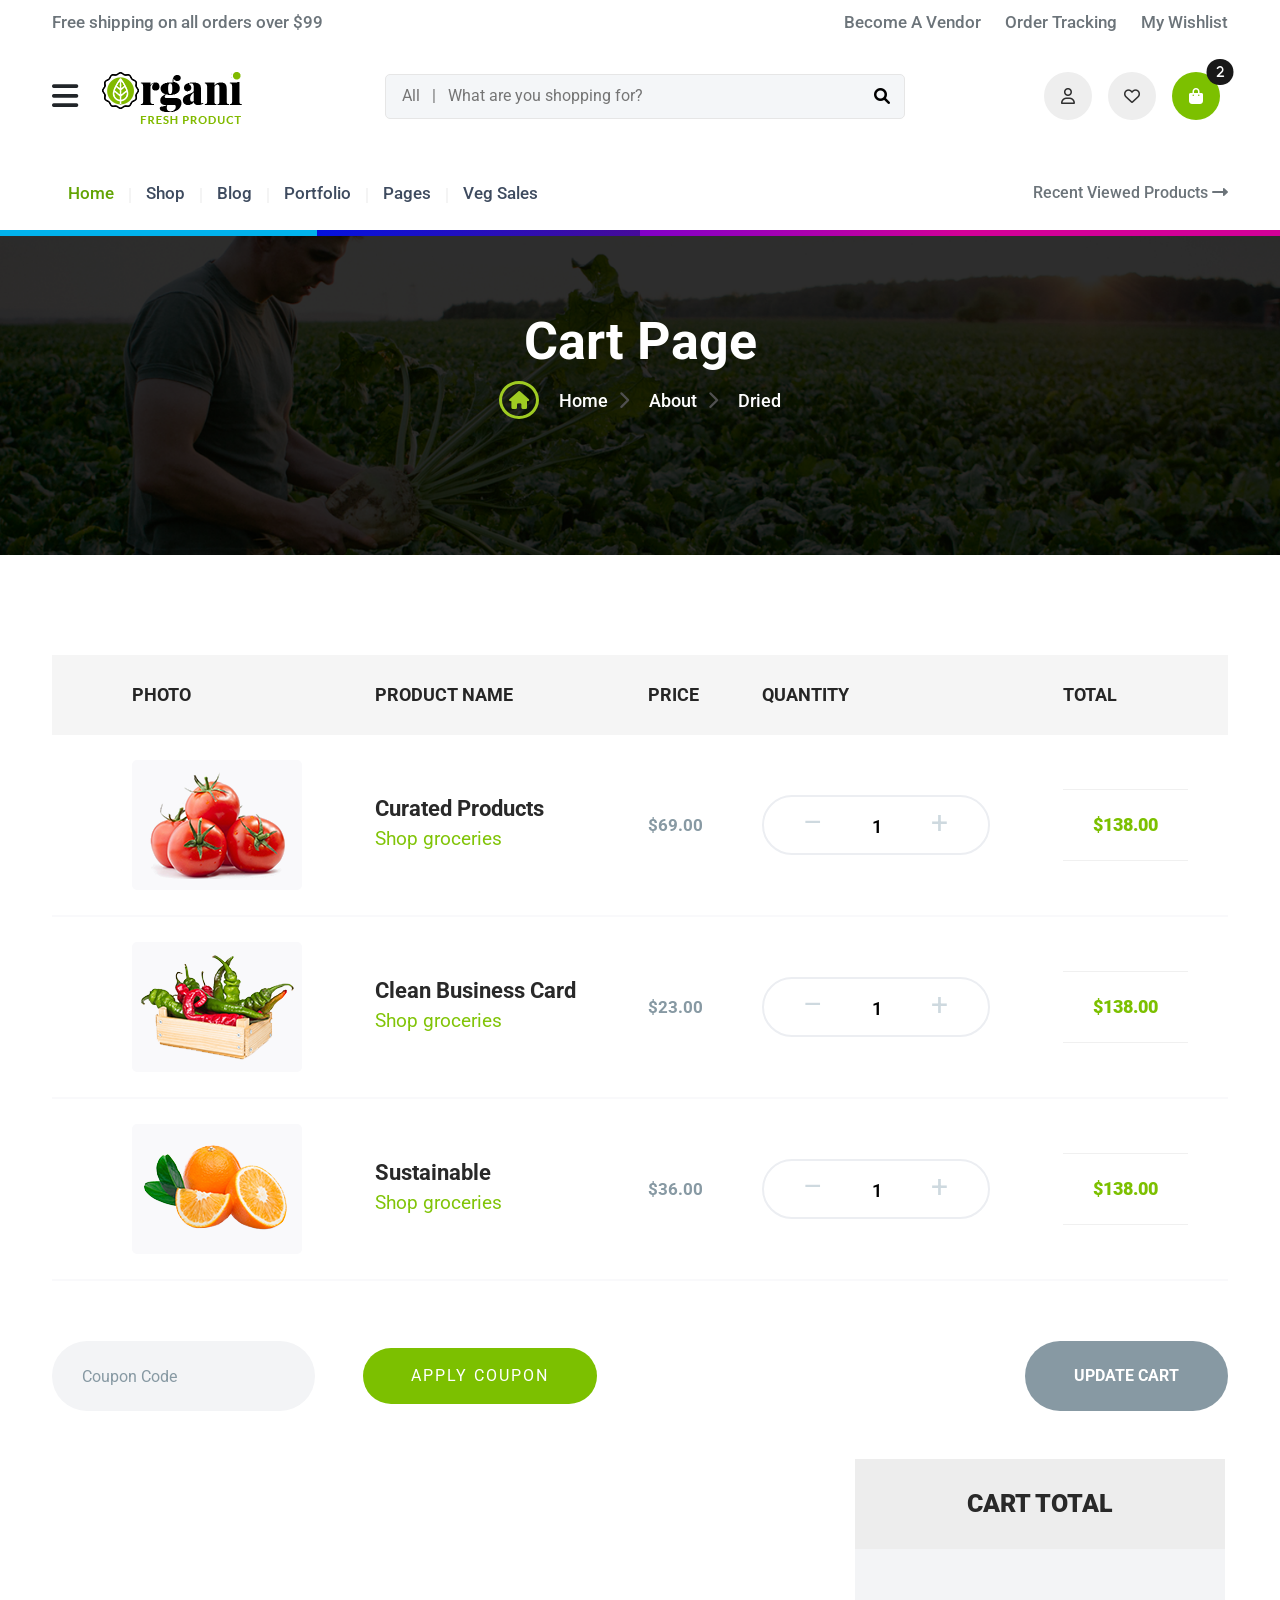
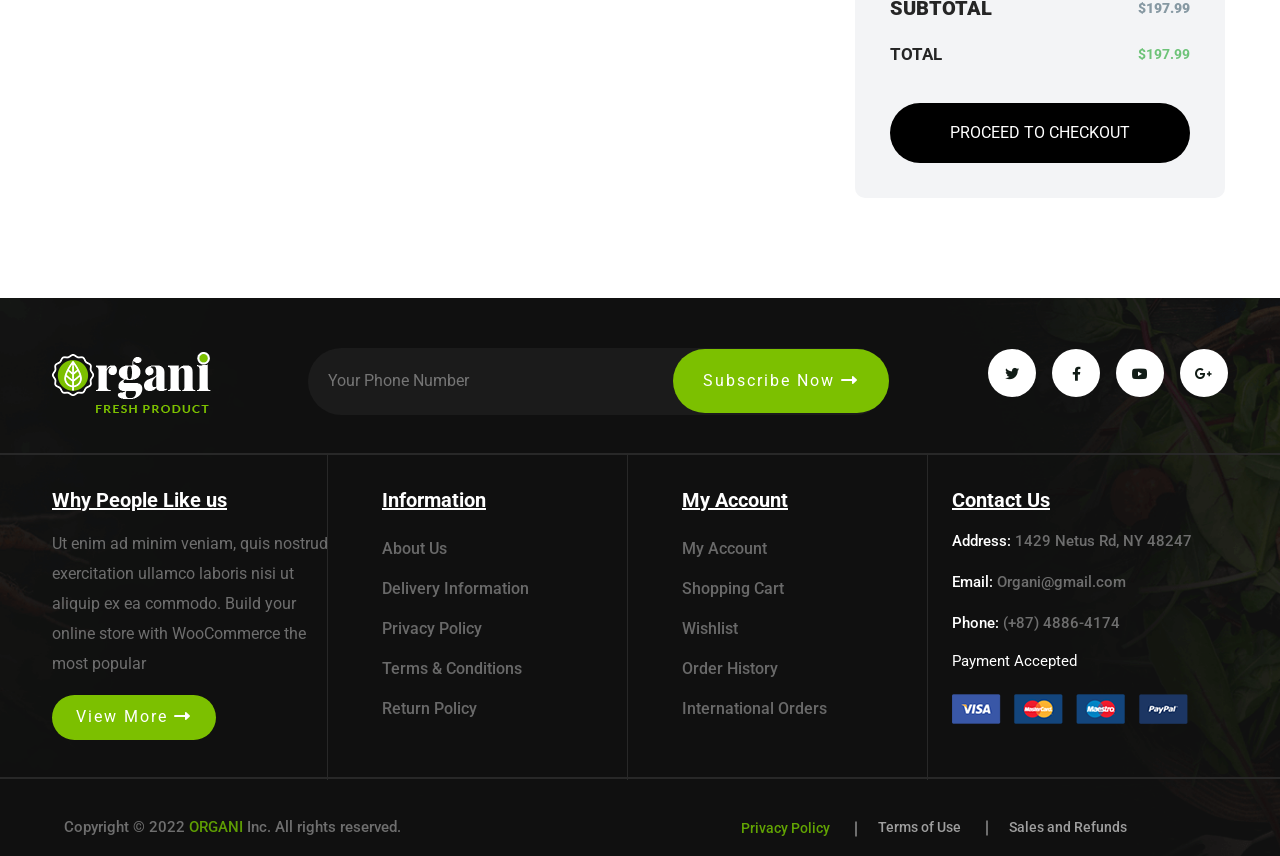
<file: Organi.WebUI/wwwroot/organic-html/cart.html>
<!DOCTYPE html>
<html lang="en">

<head>
    <meta charset="UTF-8">
    <meta http-equiv="X-UA-Compatible" content="IE=edge">
    <meta name="viewport" content="width=device-width, initial-scale=1.0">
    <title>Cart - Organic - Food E-commerce HTML Template</title>
    <!-- favicon icon -->
    <link rel="shortcut icon" href="assets/images/icons/favicon.ico" type="image/x-icon">

    <!-- Include fontawesome cdn -->
    <link rel="stylesheet" href="https://cdnjs.cloudflare.com/ajax/libs/font-awesome/6.0.0-beta3/css/all.min.css"
        integrity="sha512-Fo3rlrZj/k7ujTnHg4CGR2D7kSs0v4LLanw2qksYuRlEzO+tcaEPQogQ0KaoGN26/zrn20ImR1DfuLWnOo7aBA=="
        crossorigin="anonymous" referrerpolicy="no-referrer" />

    <!-- Include google fonts -->
    <link rel="preconnect" href="https://fonts.googleapis.com">
    <link rel="preconnect" href="https://fonts.gstatic.com" crossorigin>
    <link href="https://fonts.googleapis.com/css2?family=Montserrat:wght@400;500;600;700;800;900&family=Roboto:wght@400;500;700;900&display=swap"
        rel="stylesheet">

    <!-- Include bootstrap CSS -->
    <link rel="stylesheet" href="assets/css/bootstrap.min.css">

    <!-- Include aos CSS -->
    <link rel="stylesheet" href="assets/css/aos.css">

    <!-- Include magnific-popup CSS -->
    <link rel="stylesheet" href="assets/css/magnific-popup.css">

    <!-- Include nice-select CSS -->
    <link rel="stylesheet" href="assets/css/nice-select.css">

    <!-- Include slick-theme CSS -->
    <link rel="stylesheet" href="assets/css/slick-theme.css">

    <!-- Include slick CSS -->
    <link rel="stylesheet" href="assets/css/slick.css">

    <!-- Include stylesheet CSS -->
    <link rel="stylesheet" href="assets/css/style.css">

</head>

<body>
    <!-- body wrap start -->
    <div class="body-wrap overflow-hidden">
        <!-- back-to-top start -->
        <div class="backtotop">
            <a href="#!" class="scroll">
                <i class="far fa-arrow-up fw-bold"></i>
            </a>
        </div>
        <!-- back-to-top end -->

        <!-- header section start -->
        <header class="about_header position-relative">
            <!-- top header start -->
            <div class="top_header_main position-relative bg-white">
                <div class="container d-none d-md-block">
                    <div class="header_top d-flex align-items-center justify-content-between">
                        <div class="header_top_content d-flex pt-2">
                            <span class="shipping">Free shipping on all orders over $99</span>
                        </div>
                        <div class="header_top_cont d-flex align-items-center pt-2">
                            <a href="vendor.html"><span class="vendor me-4">Become A Vendor</span></a>
                            <a href="#"><span class="Order me-4">Order Tracking</span></a>
                            <a href="#"><span class="wish">My Wishlist</span></a>
                        </div>
                    </div>
                </div>
                <!-- top header end -->

                <!-- top inner navbar start -->
                <div class="top_inner_main">
                    <div class="top_inner_wrap">
                        <div class="container">
                            <div
                                class="top_inner_content about_inner_cont d-flex justify-content-between align-items-center py-3">
                                <div class="top_inner_logo d-flex justify-content-between align-items-center">
                                    <a class="drop_bars text-dark me-4" href="#!" data-bs-toggle="offcanvas"
                                        data-bs-target="#offcanvasScrolling" aria-controls="offcanvasScrolling"
                                        aria-expanded="false" aria-label="Toggle navigation">
                                        <i class="fas fa-bars"></i>
                                    </a>
                                    <a href="index.html">
                                        <img src="assets/images/logo/logo.png" alt="image_not_found">
                                    </a>
                                </div>
                                <div class="top_inner_searchbar about_search position-relative d-none d-lg-block">
                                    <input class="py-2 px-3 name=" search" type="search"
                                        placeholder="All   |   What are you shopping for?">
                                    <span><i class="fas fa-search position-absolute"></i></span>
                                </div>
                                <div class="main_search_btn3 d-block d-lg-none ms-auto me-3" data-bs-toggle="collapse"
                                    data-bs-target="#main_search_collapse" aria-expanded="false"
                                    aria-controls="main_search_collapse">
                                    <span><i class="fas fa-search position-absolute search_icon"></i></span>
                                    <span><i class="fas fa-times search_close"></i></span>
                                </div>
                                <div class="navbar_user me-2">
                                    <div class="navbar_user_icon">
                                        <ul class="list-unstyled d-flex mb-0">
                                            <li class="pe-3 position-relative">
                                                <a href="#collapseExample" data-bs-toggle="collapse"
                                                    href="#collapseExample" role="button" aria-expanded="false"
                                                    aria-controls="collapseExample"><i class="far fa-user"
                                                        data-toggle="collapse" role="button"
                                                        data-target="#use_deropdown" aria-expanded="false"
                                                        aria-controls="use_deropdown"></i>
                                                </a>
                                                <!-- user profile start -->
                                                <div id="collapseExample" class="collapse_dropdown collapse">
                                                    <div class="dropdown_content">
                                                        <div class="profile_info clearfix">
                                                            <div class="user_thumbnail">
                                                                <img src="assets/images/meta/meta1.png"
                                                                    alt="image_not_found">
                                                            </div>
                                                            <div class="user_content">
                                                                <h4 class="user_name">Jone Doe</h4>
                                                                <span class="user_title">Seller</span>
                                                            </div>
                                                        </div>
                                                        <ul class="settings_options ul_li_block clearfix">
                                                            <li><a href="#!"><i class="fas fa-user-circle"></i>
                                                                    Profile</a></li>
                                                            <li><a href="#!"><i class="fas fa-user-cog"></i>
                                                                    Settings</a></li>
                                                            <li><a href="#!"><i class="fas fa-sign-out-alt"></i>
                                                                    Logout</a></li>
                                                        </ul>
                                                    </div>
                                                </div>
                                            </li>
                                            <li class="pe-3"><a href="#!"><i class="far fa-heart"></i></a></li>
                                            <li><a href="#!"><i class="fas fa-shopping-bag position-relative"
                                                        data-bs-toggle="offcanvas" data-bs-target="#offcanvasRight"
                                                        aria-controls="offcanvasRight"><span
                                                            class="position-absolute top-0 start-100 translate-middle badge rounded-pill bg-danger">2</span></i></a>
                                            </li>
                                        </ul>
                                    </div>
                                </div>
                            </div>
                            <!-- mobile menubar start -->
                            <div class="offcanvas offcanvas-start" data-bs-scroll="true" data-bs-backdrop="false"
                                tabindex="-1" id="offcanvasScrolling" aria-labelledby="offcanvasScrollingLabel">
                                <div class="offcanvas-header">
                                    <button type="button" class="btn-close mobile_menu_close text-reset"
                                        data-bs-dismiss="offcanvas" aria-label="Close"></button>
                                </div>
                                <div class="offcanvas-body">
                                    <ul class="navbar-nav main_menu_list m-auto">
                                        <li class="nav-item pe-4 dropdown">
                                            <a class="nav-link active" aria-current="page" href="#" id="home_submenu"
                                                role="button" data-bs-toggle="dropdown" aria-expanded="false">Home</a>
                                            <div class="dropdown-menu" aria-labelledby="home_submenu">
                                                <div class="sidebar_nav_item">
                                                    <ul class="list-unstyled">
                                                        <li>
                                                            <a href="index.html">Home V.1</a>
                                                        </li>
                                                        <li>
                                                            <a href="index-2.html">Home V.2</a>
                                                        </li>
                                                        <li>
                                                            <a href="index-3.html">Home V.3</a>
                                                        </li>
                                                        <li>
                                                            <a href="index-4.html">Home V.4</a>
                                                        </li>
                                                    </ul>
                                                </div>
                                            </div>
                                        </li>
                                        <li class="nav-item pe-4 dropdown">
                                            <a class="nav-link" href="#" id="shop_submenu" role="button"
                                                data-bs-toggle="dropdown" aria-expanded="false">Shop</a>
                                            <div class="dropdown-menu" aria-labelledby="shop_submenu">
                                                <div class="sidebar_nav_item">
                                                    <ul class="list-unstyled">
                                                        <li>
                                                            <a href="shop-list-sidebar.html">Shop Sidebar</a>
                                                        </li>
                                                        <li>
                                                            <a href="shop-list.html">Shop List</a>
                                                        </li>
                                                    </ul>
                                                </div>
                                            </div>
                                        </li>
                                        <li class="nav-item pe-4 dropdown">
                                            <a class="nav-link" href="#" id="blog_submenu" role="button"
                                                data-bs-toggle="dropdown" aria-expanded="false">Blog</a>
                                            <div class="dropdown-menu" aria-labelledby="blog_submenu">
                                                <div class="sidebar_nav_item">
                                                    <ul class="list-unstyled">
                                                        <li>
                                                            <a href="blog-details.html">Blog Details</a>
                                                        </li>
                                                        <li>
                                                            <a href="blog-grid.html">Blog Grid</a>
                                                        </li>
                                                        <li>
                                                            <a href="blog-list.html">Blog List</a>
                                                        </li>
                                                    </ul>
                                                </div>
                                            </div>
                                        </li>
                                        <li class="nav-item pe-5">
                                            <a class="nav-link" href="#!">Portfolio</a>
                                        </li>
                                        <li class="nav-item pe-4 dropdown">
                                            <a class="nav-link" href="#" id="page_submenu" role="button"
                                                data-bs-toggle="dropdown" aria-expanded="false">Pages</a>
                                            <div class="dropdown-menu" aria-labelledby="page_submenu">
                                                <div class="sidebar_nav_item">
                                                    <ul class="list-unstyled">
                                                        <li>
                                                            <a href="cart.html">Cart Page</a>
                                                        </li>
                                                        <li>
                                                            <a href="faqs.html">Faqs Page</a>
                                                        </li>
                                                        <li>
                                                            <a href="about-us.html">About Us V.1</a>
                                                        </li>
                                                        <li>
                                                            <a href="about-us-2.html">About Us V.2</a>
                                                        </li>
                                                        <li>
                                                            <a href="vendor.html">Vendor Page</a>
                                                        </li>
                                                        <li>
                                                            <a href="vendor-profile.html">Vendor Profile</a>
                                                        </li>
                                                        <li>
                                                            <a href="vendor-dashboard.html">Vendor Dashboard</a>
                                                        </li>
                                                        <li>
                                                            <a href="product-detail.html">Product Details V.1</a>
                                                        </li>
                                                        <li>
                                                            <a href="product-detail-2.html">Product Details V.2</a>
                                                        </li>
                                                    </ul>
                                                </div>
                                            </div>
                                        </li>
                                        <li class="nav-item pe-4 dropdown">
                                            <a class="nav-link" href="#" id="contact_submenu" role="button"
                                                data-bs-toggle="dropdown" aria-expanded="false">Contacts</a>
                                            <div class="dropdown-menu" aria-labelledby="contact_submenu">
                                                <div class="sidebar_nav_item">
                                                    <ul class="list-unstyled">
                                                        <li>
                                                            <a href="contact-us.html">Contact Us</a>
                                                        </li>
                                                    </ul>
                                                </div>
                                            </div>
                                        </li>
                                    </ul>
                                </div>

                            </div>
                        </div>
                    </div>
                    <!-- collapse search - start -->
                    <div class="main_search_collapse collapse" id="main_search_collapse">
                        <div class="main_search_form position-relative card">
                            <div class="container">
                                <form action="#">
                                    <div class="form_item position-relative">
                                        <input type="search" class="form-control rounded-pill py-3" name="search"
                                            placeholder="Search Your Product...">
                                        <button type="submit" class="submit_btn"><i class="fas fa-search"></i></button>
                                    </div>
                                </form>
                            </div>
                        </div>
                    </div>
                    <!-- collapse search - end -->
                </div>
                <!-- top inner navbar end -->

                <!-- bottom header start -->
                <div class="header_bottom_main header_border position-relative d-none d-lg-block">
                    <div class="container">
                        <nav class="navbar navbar-expand-lg navbar-light">
                            <button class="navbar-toggler" type="button" data-bs-toggle="collapse"
                                data-bs-target="#navbarSupportedContent" aria-controls="navbarSupportedContent"
                                aria-expanded="false" aria-label="Toggle navigation">
                                <span class="navbar-toggler-icon"></span>
                            </button>
                            <div class="collapse navbar-collapse" id="navbarSupportedContent">
                                <ul class="navbar-nav navbar_4 main_menu_list after_navbar">
                                    <li class="nav-item nav_item_has_child px-2 dropdown">
                                        <a class="nav-link active" aria-current="page" href="#" id="home_submenu"
                                            role="button" data-bs-toggle="dropdown" aria-expanded="false">Home</a>
                                        <div class="nav_item_submenu dropdown-menu" aria-labelledby="home_submenu"
                                            style="background-image: url(assets/images/mega/mega3.png)">
                                            <div class="nav_submenu_cont">
                                                <h4>All Home Pages</h4>
                                                <ul class="list-unstyled ms-3">
                                                    <li>
                                                        <a href="index.html">Home V.1</a>
                                                    </li>
                                                    <li>
                                                        <a href="index-2.html">Home V.2</a>
                                                    </li>
                                                    <li>
                                                        <a href="index-3.html">Home V.3</a>
                                                    </li>
                                                    <li>
                                                        <a href="index-4.html">Home V.4</a>
                                                    </li>
                                                    <li>
                                                        <a href="#">Home V.5</a>
                                                    </li>
                                                    <li>
                                                        <a href="#">Home V.6</a>
                                                    </li>
                                                </ul>
                                            </div>
                                        </div>
                                    </li>
                                    <li class="nav-item nav_item_has_child px-2 dropdown">
                                        <a class="nav-link" href="#" id="shop_submenu" role="button"
                                            data-bs-toggle="dropdown" aria-expanded="false">Shop</a>
                                        <div class="nav_item_submenu dropdown-menu" aria-labelledby="shop_submenu"
                                            style="background-image: url(assets/images/mega/mega3.png)">
                                            <div class="nav_submenu_cont">
                                                <h4>All Shop Pages</h4>
                                                <ul class="list-unstyled ms-3">
                                                    <li>
                                                        <a href="shop-list-sidebar.html">
                                                            <span class="item_title text-start">Shop Sidebar</span>
                                                        </a>
                                                    </li>
                                                    <li>
                                                        <a href="shop-list.html">
                                                            <span class="item_title text-start">Shop List</span>
                                                        </a>
                                                    </li>
                                                    <li>
                                                        <a href="#">
                                                            <span class="item_title text-start">Shop List 3</span>
                                                        </a>
                                                    </li>
                                                    <li>
                                                        <a href="#">
                                                            <span class="item_title text-start">Shop List 4</span>
                                                        </a>
                                                    </li>
                                                    <li>
                                                        <a href="#">
                                                            <span class="item_title text-start">Shop List 5</span>
                                                        </a>
                                                    </li>
                                                    <li>
                                                        <a href="#">
                                                            <span class="item_title text-start">Shop List 6</span>
                                                        </a>
                                                    </li>
                                                </ul>
                                            </div>
                                        </div>
                                    </li>
                                    <li class="nav-item nav_item_has_child px-2 dropdown">
                                        <a class="nav-link" href="#" id="blog_submenu" role="button"
                                            data-bs-toggle="dropdown" aria-expanded="false">Blog</a>
                                        <div class="nav_item_submenu dropdown-menu" aria-labelledby="blog_submenu"
                                            style="background-image: url(assets/images/mega/mega3.png)">
                                            <div class="nav_submenu_cont">
                                                <h4>All Blog Pages</h4>
                                                <ul class="list-unstyled ms-3">
                                                    <li>
                                                        <a href="blog-details.html">Blog Details</a>
                                                    </li>
                                                    <li>
                                                        <a href="blog-grid.html">Blog Grid</a>
                                                    </li>
                                                    <li>
                                                        <a href="blog-list.html">Blog List 1</a>
                                                    </li>
                                                    <li>
                                                        <a href="#">Blog List 2</a>
                                                    </li>
                                                    <li>
                                                        <a href="#">Blog List 3</a>
                                                    </li>
                                                    <li>
                                                        <a href="#">Blog List 4</a>
                                                    </li>
                                                </ul>
                                            </div>
                                        </div>
                                    </li>
                                    <li class="nav-item nav_item_has_child px-2">
                                        <a class="nav-link" href="#!">Portfolio</a>
                                    </li>
                                    <li class="nav-item nav_item_has_child px-2 dropdown">
                                        <a class="nav-link" href="#" id="page_submenu" role="button"
                                            data-bs-toggle="dropdown" aria-expanded="false">Pages</a>
                                        <div class="nav_item_megamenu dropdown-menu" aria-labelledby="page_submenu">
                                            <div class="container p-0">
                                                <div class="row">
                                                    <div class="col-lg-4">
                                                        <div class="mega_thumb_area position-relative"
                                                            style="background-image: url(assets/images/sales/sale1.png);">
                                                            <div class="thumb_text">
                                                                <h2>
                                                                    <font>100%</font> Pure <br> Natural Vegetable
                                                                </h2>
                                                                <span>Fresh Vegetables Sale 30% Off</span>
                                                                <a href="#"><button type="button"
                                                                        class="btn custom_btn rounded-pill text-white mt-3">View
                                                                        More</button></a>
                                                            </div>
                                                        </div>
                                                    </div>
                                                    <div class="col-lg-4">
                                                        <div class="mega_item_area ms-5 my-4 position-relative">
                                                            <h4>All Inner Page</h4>
                                                            <ul class="list-unstyled">
                                                                <li>
                                                                    <a href="cart.html">Cart Page</a>
                                                                </li>
                                                                <li>
                                                                    <a href="faqs.html">Faqs Page</a>
                                                                </li>
                                                                <li>
                                                                    <a href="about-us.html">About Us V.1</a>
                                                                </li>
                                                                <li>
                                                                    <a href="about-us-2.html">About Us V.2</a>
                                                                </li>
                                                                <li>
                                                                    <a href="checkout.html">Checkout Page</a>
                                                                </li>
                                                                <li>
                                                                    <a href="compare.html">Compare Page</a>
                                                                </li>
                                                            </ul>
                                                            <div class="mega_item_thumb1 position-absolute">
                                                                <img src="assets/images/mega/mega1.png"
                                                                    alt="image_not_found">
                                                            </div>
                                                        </div>
                                                    </div>
                                                    <div class="col-lg-4">
                                                        <div class="mega_item_area my-4 position-relative">
                                                            <h4>All Inner Page </h4>
                                                            <ul class="list-unstyled">
                                                                <li>
                                                                    <a href="vendor.html">
                                                                        <span class="item_title text-start">Vendor
                                                                            Page</span>
                                                                    </a>
                                                                </li>
                                                                <li>
                                                                    <a href="vendor-profile.html">
                                                                        <span class="item_title text-start">Vendor
                                                                            Profile</span>
                                                                    </a>
                                                                </li>
                                                                <li>
                                                                    <a href="vendor-dashboard.html">
                                                                        <span class="item_title text-start">Vendor
                                                                            Dashboard</span>
                                                                    </a>
                                                                </li>
                                                                <li>
                                                                    <a href="product-detail.html">
                                                                        <span class="item_title text-start">Product
                                                                            Details V.1</span>
                                                                    </a>
                                                                </li>
                                                                <li>
                                                                    <a href="product-detail-2.html">
                                                                        <span class="item_title text-start">Product
                                                                            Details V.2</span>
                                                                    </a>
                                                                </li>
                                                            </ul>
                                                            <div class="mega_item_thumb2 position-absolute">
                                                                <img src="assets/images/mega/mega2.png"
                                                                    alt="image_not_found">
                                                            </div>
                                                        </div>
                                                    </div>
                                                </div>
                                            </div>
                                        </div>
                                    </li>
                                    <li class="nav-item nav_item_has_child px-2">
                                        <a class="nav-link" href="#!">Veg Sales</a>
                                    </li>
                                </ul>
                            </div>
                            <!-- recent view -->
                            <a href="#staticBackdrop" data-bs-toggle="modal">
                                <span class="recent_view">Recent Viewed Products <i
                                        class="fas fa-long-arrow-alt-right"></i></span>
                            </a>
                        </nav>
                    </div>
                </div>
        </header>

        <!-- main body start -->
        <main>

            <!-- sidebar section start -->
            <section class="sidebar_section">
                <div class="sidebar_content_wrap">
                    <div class="container">
                        <div class="row">
                            <div class="offcanvas offcanvas-end" tabindex="-1" id="offcanvasRight"
                                aria-labelledby="offcanvasRightLabel">
                                <div class="offcanvas-header align-items-center">
                                    <h5 class="mb-0">Organic Products</h5>
                                    <button type="button" class="btn-close text-reset text-end"
                                        data-bs-dismiss="offcanvas" aria-label="Close"></button>
                                </div>
                                <div class="offcanvas-body">
                                    <div class="prdc_ctg_product_content mt-1 d-flex align-items-center">
                                        <div
                                            class="prdc_ctg_product_img d-flex justify-content-center align-items-center me-3">
                                            <img src="assets/images/category/cat6.png" alt="image_not_found">
                                        </div>
                                        <div class="prdc_ctg_product_text">
                                            <div class="prdc_ctg_product_title my-2">
                                                <h5>Organic Cabbage</h5>
                                            </div>
                                            <div class="prdc_ctg_product_price mt-1 product_price">
                                                <span class="sale_price pe-1">$50.00</span>
                                                <del>$70.00</del>
                                            </div>
                                        </div>
                                    </div>
                                    <div class="prdc_ctg_product_content mt-1 d-flex align-items-center">
                                        <div
                                            class="prdc_ctg_product_img d-flex justify-content-center align-items-center me-3">
                                            <img src="assets/images/category/cat7.png" alt="image_not_found">
                                        </div>
                                        <div class="prdc_ctg_product_text">
                                            <div class="prdc_ctg_product_title my-2">
                                                <h5>Organic Cabbage</h5>
                                            </div>
                                            <div class="prdc_ctg_product_price mt-1 product_price">
                                                <span class="sale_price pe-1">$40.00</span>
                                                <del>$60.00</del>
                                            </div>
                                        </div>
                                    </div>
                                    <div class="prdc_ctg_product_content mt-1 d-flex align-items-center">
                                        <div
                                            class="prdc_ctg_product_img d-flex justify-content-center align-items-center me-3">
                                            <img src="assets/images/category/cat8.png" alt="image_not_found">
                                        </div>
                                        <div class="prdc_ctg_product_text">
                                            <div class="prdc_ctg_product_title my-2">
                                                <h5>Organic Cabbage</h5>
                                            </div>
                                            <div class="prdc_ctg_product_price mt-1 product_price">
                                                <span class="sale_price pe-1">$70.00</span>
                                                <del>$90.00</del>
                                            </div>
                                        </div>
                                    </div>
                                    <div class="total_price">
                                        <ul class="ul_li_block mb_30 clearfix">
                                            <li>
                                                <span>Subtotal:</span>
                                                <span>$215</span>
                                            </li>
                                            <li>
                                                <span>Vat 5%:</span>
                                                <span>$10.75</span>
                                            </li>
                                            <li>
                                                <span>Discount 15%:</span>
                                                <span>- $32.25</span>
                                            </li>
                                            <li>
                                                <span>Total:</span>
                                                <span>$191.8875</span>
                                            </li>
                                        </ul>
                                    </div>
                                    <div class="sidebar_btns">
                                        <ul class="btns_group ul_li_block clearfix">
                                            <li><a href="cart.html">View Cart</a></li>
                                            <li><a href="checkout.html">Checkout</a></li>
                                        </ul>
                                    </div>
                                </div>
                            </div>
                        </div>
                    </div>
                </div>
            </section>
            <!-- sidebar section end -->

            <!-- Breadcrumb section start -->
            <section class="breadcrumb_sec_1 position-relative">
                <div class="breadcrumb_wrap sec_space_mid_small"
                    style="background-image: url(assets/images/breadcrumb/breadcrumb1.png);">
                    <div class="breadcrumb_cont text-center">
                        <div class="breadcrumb_title">
                            <h2 class="text-white">Cart Page</h2>
                        </div>
                        <ul
                            class="list-unstyled breadcrumb_item d-flex justify-content-center align-items-center text-white">
                            <li><a href="index.html"><i class="fas fa-home active"></i>Home</a></li>
                            <li><i class="fas fa-chevron-right"></i>About</li>
                            <li><i class="fas fa-chevron-right"></i>Dried</li>
                        </ul>
                    </div>
                </div>
            </section>
            <!-- Breadcrumb section end -->

            <!-- cart_section - start -->
            <section class="cart_section sec_space_large" data-aos="fade-up"
            data-aos-duration="2000">
                <div class="container">
                    <div class="cart_table table-responsive position-relative">
                        <table class="table align-middle">
                            <thead class="text-uppercase">
                                <tr>
                                    <th>photo</th>
                                    <th>product name</th>
                                    <th>Price</th>
                                    <th>Quantity</th>
                                    <th>Total</th>
                                </tr>
                            </thead>
                            <tbody>
                                <tr>
                                    <td>
                                        <div class="cart_product position-relative">
                                            <div class="item_image">
                                                <img src="assets/images/cart/cart1.png" alt="image_not_found">
                                            </div>
                                            <button type="button" class="remove_btn position-absolute">
                                                <i class="fas fa-times"></i>
                                            </button>
                                        </div>
                                    </td>
                                    <td>
                                        <div class="item_content">
                                            <a href="shop-list.html">
                                                <h4 class="item_title">Curated Products</h4>
                                            </a>
                                            <span class="item_type">Shop groceries</span>
                                        </div>
                                    </td>
                                    <td>
                                        <span class="price_text">$69.00</span>
                                    </td>
                                    <td>
                                        <div class="quantity_input">
                                            <form action="#">
                                                <span class="input_number_decrement">–</span>
                                                <input class="input_number" value="1">
                                                <span class="input_number_increment">+</span>
                                            </form>
                                        </div>
                                    </td>
                                    <td>
                                        <span class="total_price">$138.00</span>
                                    </td>
                                </tr>

                                <tr>
                                    <td>
                                        <div class="cart_product position-relative">
                                            <div class="item_image">
                                                <img src="assets/images/cart/cart2.png" alt="image_not_found">
                                            </div>
                                            <button type="button" class="remove_btn position-absolute">
                                                <i class="fas fa-times"></i>
                                            </button>
                                        </div>
                                    </td>
                                    <td>
                                        <div class="item_content">
                                            <a href="shop-list.html">
                                                <h4 class="item_title">Clean Business Card</h4>
                                            </a>
                                            <span class="item_type">Shop groceries</span>
                                        </div>
                                    </td>
                                    <td>
                                        <span class="price_text">$23.00</span>
                                    </td>
                                    <td>
                                        <div class="quantity_input">
                                            <form action="#">
                                                <span class="input_number_decrement">–</span>
                                                <input class="input_number" value="1">
                                                <span class="input_number_increment">+</span>
                                            </form>
                                        </div>
                                    </td>
                                    <td>
                                        <span class="total_price">$138.00</span>
                                    </td>
                                </tr>
                                <tr>
                                    <td>
                                        <div class="cart_product position-relative">
                                            <div class="item_image">
                                                <img src="assets/images/cart/cart3.png" alt="image_not_found">
                                            </div>
                                            <button type="button" class="remove_btn position-absolute">
                                                <i class="fas fa-times"></i>
                                            </button>
                                        </div>
                                    </td>
                                    <td>
                                        <div class="item_content">
                                            <a href="shop-list.html">
                                                <h4 class="item_title">Sustainable</h4>
                                            </a>
                                            <span class="item_type">Shop groceries</span>
                                        </div>
                                    </td>
                                    <td>
                                        <span class="price_text">$36.00</span>
                                    </td>
                                    <td>
                                        <div class="quantity_input">
                                            <form action="#">
                                                <span class="input_number_decrement">–</span>
                                                <input class="input_number" value="1">
                                                <span class="input_number_increment">+</span>
                                            </form>
                                        </div>
                                    </td>
                                    <td>
                                        <span class="total_price">$138.00</span>
                                    </td>
                                </tr>
                            </tbody>
                        </table>
                    </div>

                    <div class="coupon_wrap d-flex justify-content-between">
                        <div class="coupon_form d-flex align-items-center">
                            <div class="form_item mb-0 me-5">
                                <input type="text" class="coupon rounded-pill" placeholder="Coupon Code">
                            </div>
                            <button type="submit"
                                class="btn btn_coupon custom_btn text-white rounded-pill py-2 py-sm-3 px-3 px-sm-5 text-uppercase">Apply
                                Coupon</button>
                        </div>
                        <button type="button"
                            class="btn coupon_update_btn text-white rounded-pill py-2 py-sm-3 px-3 px-sm-5 text-uppercase">Update
                            Cart</button>
                    </div>

                    <div class="row justify-content-lg-end">
                        <div class="col col-lg-4 mt-5">
                            <div class="cart_pricing_table text-uppercase">
                                <h3 class="table_title text-center">Cart Total</h3>
                                <ul class="ul_li_block clearfix">
                                    <li><span>Subtotal</span> <span>$197.99</span></li>
                                    <li><span>Total</span> <span>$197.99</span></li>
                                </ul>
                                <div class="btn_wrap pt-0 text-center">
                                    <a href="#" class="btn text-uppercase text-white rounded-pill">Proceed to
                                        Checkout</a>
                                </div>
                            </div>
                        </div>
                    </div>
                </div>
            </section>
            <!-- cart_section - end -->

        </main>
        <!-- main body end -->

        <!-- footer section start -->
        <footer class="footer_section position-relative">
            <div class="footer_section_wrap sec_top_space_50"
                style="background-image: url(assets/images/footer/footer.png)">
                <div class="container">
                    <div
                        class="footer_top_content d-flex flex-column flex-lg-row justify-content-between align-items-center">
                        <div class="footer_top_logo">
                            <a href="about-us.html"><img src="assets/images/logo/logo2.png" alt="image_not_found"></a>
                        </div>
                        <div class="footer_top_subs position-relative">
                            <input class="rounded-pill" type="search" name="search" placeholder="Your Phone Number">
                            <a href="#!"><button type="button"
                                    class="btn custom_btn rounded-pill text-white position-absolute">Subscribe Now <i
                                        class="fas fa-long-arrow-alt-right"></i></button></a>
                        </div>
                        <div class="footer_top_social">
                            <ul class="list-unstyled d-flex justify-content-end">
                                <li class="me-3"><a href="#!"><i class="fab fa-twitter"></i></a></li>
                                <li class="me-3"><a href="#!"><i class="fab fa-facebook-f"></i></a></li>
                                <li class="me-3"><a href="#!"><i class="fab fa-youtube"></i></a></li>
                                <li><a href="#!"><i class="fab fa-google-plus-g"></i></a></li>
                            </ul>
                        </div>
                    </div>
                    <div class="footer_inner_content sec_space_xs_70">
                        <div class="footer_inner_content_wrap">
                            <div class="row">
                                <div class="col-md-6 col-lg-3">
                                    <div class="footer_inner_choose_content">
                                        <div class="footer_inner_choose_title">
                                            <h4>
                                                <a href="#!" class="text-white">Why People Like us</a>
                                            </h4>
                                        </div>
                                        <div class="footer_inner_choose_desc pt-2">
                                            <p>Ut enim ad minim veniam, quis nostrud exercitation ullamco laboris nisi
                                                ut aliquip ex ea
                                                commodo. Build your online store with WooCommerce the most popular </p>
                                        </div>
                                        <div class="footer_inner_choose">
                                            <a href="#!"><button type="button"
                                                    class="btn custom_btn rounded-pill px-4 text-white">View More <i
                                                        class="fas fa-long-arrow-alt-right"></i></button></a>
                                        </div>
                                    </div>
                                </div>
                                <div class="col-md-6 col-lg-3">
                                    <div class="footer_inner_info_content">
                                        <div class="footer_inner_info_title">
                                            <h4>
                                                <a href="#!" class="text-white">Information</a>
                                            </h4>
                                        </div>
                                        <div class="footer_inner_info_item pt-2">
                                            <ul class="list-unstyled">
                                                <li><a href="#!">About Us</a></li>
                                                <li><a href="#!">Delivery Information</a></li>
                                                <li><a href="#!">Privacy Policy</a></li>
                                                <li><a href="#!">Terms & Conditions</a></li>
                                                <li><a href="#!">Return Policy</a></li>
                                            </ul>
                                        </div>
                                    </div>
                                </div>
                                <div class="col-md-6 col-lg-3">
                                    <div class="footer_inner_acct_content">
                                        <div class="footer_inner_acct_title">
                                            <h4>
                                                <a href="#!" class="text-white">My Account</a>
                                            </h4>
                                        </div>
                                        <div class="footer_inner_acct_item pt-2">
                                            <ul class="list-unstyled">
                                                <li><a href="#!">My Account</a></li>
                                                <li><a href="#!">Shopping Cart</a></li>
                                                <li><a href="#!">Wishlist</a></li>
                                                <li><a href="#!">Order History</a></li>
                                                <li><a href="#!">International Orders</a></li>
                                            </ul>
                                        </div>
                                    </div>
                                </div>
                                <div class="col-md-6 col-lg-3">
                                    <div class="footer_inner_cotc_content">
                                        <div class="footer_inner_ctc_title">
                                            <h4>
                                                <a href="#!" class="text-white">Contact Us</a>
                                            </h4>
                                        </div>
                                        <div class="footer_inner_ctc_info pt-2 text-white">
                                            <p>Address: <font>1429 Netus Rd, NY 48247</font>
                                            </p>
                                            <p>Email: <font>Organi@gmail.com</font>
                                            </p>
                                            <p>Phone: <font>(+87) 4886-4174</font>
                                            </p>
                                            <div class="footer_inner_payment_ctc">
                                                <div class="footer_inner_payment_title">
                                                    <h5 class="text-white">Payment Accepted</h5>
                                                </div>
                                                <div class="footer_inner_payment_thumb pt-3">
                                                    <a href="#!"><img src="assets/images/payment/payment.png"
                                                            alt="image_not_found"></a>
                                                </div>
                                            </div>
                                        </div>
                                    </div>
                                </div>
                            </div>
                        </div>
                    </div>
                    <div class="footer_bootom_content">
                        <div class="footer_bootom_wrap">
                            <div class="container">
                                <div class="row">
                                    <div class="col-md-6">
                                        <div class="footer_bootom_copyright">
                                            <p>Copyright © 2022 <font>ORGANI</font> Inc. All rights reserved.</p>
                                        </div>
                                    </div>
                                    <div class="col-md-6">
                                        <div
                                            class="footer_bootom_privicy_cont d-flex justify-content-center align-items-center">
                                            <div class="footer_bootom_privicy pe-5">
                                                <a href="#!">
                                                    <p class="priv position-relative">Privacy Policy</p>
                                                </a>
                                            </div>
                                            <div class="footer_bootom_terms pe-5">
                                                <p class="position-relative">Terms of Use</p>
                                            </div>
                                            <div class="footer_bootom_refunds">
                                                <p>Sales and Refunds</p>
                                            </div>
                                        </div>
                                    </div>
                                </div>
                            </div>
                        </div>
                    </div>
                </div>
            </div>
        </footer>
        <!-- footer section end -->

        <!-- view recently products start -->

        <div class="modal fade recent_product" id="staticBackdrop" data-bs-backdrop="static" data-bs-keyboard="false"
            tabindex="-1" aria-labelledby="staticBackdropLabel" aria-hidden="true">
            <div class="modal-dialog modal-dialog-centered">
                <div class="modal-content">
                    <div class="modal-header">
                        <h2 class="recent_product_title">Recent Products</h2>
                        <button type="button" class="btn-close" data-bs-dismiss="modal" aria-label="Close"></button>
                    </div>
                    <div class="modal-body">
                        <div class="container">
                            <div class="row g-2">
                                <div class="col-sm-6 col-lg-4">
                                    <div class="product_layout_1 overflow-hidden position-relative">
                                        <div class="product_layout_content bg-white position-relative">
                                            <div class="product_image_wrap">
                                                <a class="product_image d-flex justify-content-center align-items-center"
                                                    href="product-detail.html">
                                                    <img src="assets/images/product/product9.png" alt="image_not_found">
                                                </a>
                                                <ul class="product_badge_group ul_li_block">
                                                    <li><span
                                                            class="product_badge badge_meats position-absolute rounded-pill text-uppercase">Meats</span>
                                                    </li>
                                                    <li><span
                                                            class="product_badge badge_discount position-absolute rounded-pill">-27%</span>
                                                    </li>
                                                </ul>
                                                <ul class="product_action_btns ul_li_block d-flex">
                                                    <li><a class="tooltips" data-placement="top" title="Search Product"
                                                            href="#!"><i class="fas fa-search"></i></a></li>
                                                    <li><a class="tooltips" data-placement="top" title="Add To Cart"
                                                            href="#product_quick_view" data-bs-toggle="modal"><i
                                                                class="fas fa-shopping-bag"></i></a></li>
                                                </ul>
                                            </div>
                                            <div class="rating_wrap d-flex">
                                                <ul class="rating_star ul_li">
                                                    <li class="active"><i class="fas fa-star"></i></li>
                                                    <li class="active"><i class="fas fa-star"></i></li>
                                                    <li class="active"><i class="fas fa-star"></i></li>
                                                    <li class="active"><i class="fas fa-star"></i></li>
                                                    <li><i class="far fa-star"></i></li>
                                                </ul>
                                                <span class="shop_review_text">( 4.0 )</span>
                                            </div>
                                            <div class="product_content">
                                                <h3 class="product_title">
                                                    <a href="product-detail.html">Organic Cabbage</a>
                                                </h3>
                                                <div class="product_price">
                                                    <span class="sale_price pe-1">$50.00</span>
                                                    <del>$65.00</del>
                                                </div>
                                            </div>
                                        </div>
                                    </div>
                                </div>
                                <div class="col-sm-6 col-lg-4">
                                    <div class="product_layout_1 overflow-hidden position-relative">
                                        <div class="product_layout_content bg-white position-relative">
                                            <div class="product_image_wrap">
                                                <a class="product_image d-flex justify-content-center align-items-center"
                                                    href="product-detail.html">
                                                    <img src="assets/images/product/product10.png"
                                                        alt="image_not_found">
                                                </a>
                                                <ul class="product_badge_group ul_li_block">
                                                    <li><span
                                                            class="product_badge badge_meats position-absolute rounded-pill text-uppercase">Meats</span>
                                                    </li>
                                                    <li><span
                                                            class="product_badge badge_discount position-absolute rounded-pill">-27%</span>
                                                    </li>
                                                </ul>
                                                <ul class="product_action_btns ul_li_block d-flex">
                                                    <li><a class="tooltips" data-placement="top" title="Search Product"
                                                            href="#!"><i class="fas fa-search"></i></a></li>
                                                    <li><a class="tooltips" data-placement="top" title="Add To Cart"
                                                            href="#product_quick_view" data-bs-toggle="modal"><i
                                                                class="fas fa-shopping-bag"></i></a></li>
                                                </ul>
                                            </div>
                                            <div class="rating_wrap d-flex">
                                                <ul class="rating_star ul_li">
                                                    <li class="active"><i class="fas fa-star"></i></li>
                                                    <li class="active"><i class="fas fa-star"></i></li>
                                                    <li class="active"><i class="fas fa-star"></i></li>
                                                    <li class="active"><i class="fas fa-star"></i></li>
                                                    <li><i class="far fa-star"></i></li>
                                                </ul>
                                                <span class="shop_review_text">( 4.0 )</span>
                                            </div>
                                            <div class="product_content">
                                                <h3 class="product_title">
                                                    <a href="product-detail.html">Organic Cabbage</a>
                                                </h3>
                                                <div class="product_price">
                                                    <span class="sale_price pe-1">$50.00</span>
                                                    <del>$65.00</del>
                                                </div>
                                            </div>
                                        </div>
                                    </div>
                                </div>
                                <div class="col-sm-6 col-lg-4">
                                    <div class="product_layout_1 overflow-hidden position-relative">
                                        <div class="product_layout_content bg-white position-relative">
                                            <div class="product_image_wrap">
                                                <a class="product_image d-flex justify-content-center align-items-center"
                                                    href="product-detail.html">
                                                    <img src="assets/images/product/product11.png"
                                                        alt="image_not_found">
                                                </a>
                                                <ul class="product_badge_group ul_li_block">
                                                    <li><span
                                                            class="product_badge badge_meats position-absolute rounded-pill text-uppercase">Meats</span>
                                                    </li>
                                                    <li><span
                                                            class="product_badge badge_discount position-absolute rounded-pill">-27%</span>
                                                    </li>
                                                </ul>
                                                <ul class="product_action_btns ul_li_block d-flex">
                                                    <li><a class="tooltips" data-placement="top" title="Search Product"
                                                            href="#!"><i class="fas fa-search"></i></a></li>
                                                    <li><a class="tooltips" data-placement="top" title="Add To Cart"
                                                            href="#product_quick_view" data-bs-toggle="modal"><i
                                                                class="fas fa-shopping-bag"></i></a></li>
                                                </ul>
                                            </div>
                                            <div class="rating_wrap d-flex">
                                                <ul class="rating_star ul_li">
                                                    <li class="active"><i class="fas fa-star"></i></li>
                                                    <li class="active"><i class="fas fa-star"></i></li>
                                                    <li class="active"><i class="fas fa-star"></i></li>
                                                    <li class="active"><i class="fas fa-star"></i></li>
                                                    <li><i class="far fa-star"></i></li>
                                                </ul>
                                                <span class="shop_review_text">( 4.0 )</span>
                                            </div>
                                            <div class="product_content">
                                                <h3 class="product_title">
                                                    <a href="product-detail.html">Organic Cabbage</a>
                                                </h3>
                                                <div class="product_price">
                                                    <span class="sale_price pe-1">$50.00</span>
                                                    <del>$65.00</del>
                                                </div>
                                            </div>
                                        </div>
                                    </div>
                                </div>
                                <div class="col-sm-6 col-lg-4">
                                    <div class="product_layout_1 overflow-hidden position-relative">
                                        <div class="product_layout_content bg-white position-relative">
                                            <div class="product_image_wrap">
                                                <a class="product_image d-flex justify-content-center align-items-center"
                                                    href="product-detail.html">
                                                    <img src="assets/images/product/product12.png"
                                                        alt="image_not_found">
                                                </a>
                                                <ul class="product_badge_group ul_li_block">
                                                    <li><span
                                                            class="product_badge badge_meats position-absolute rounded-pill text-uppercase">Meats</span>
                                                    </li>
                                                    <li><span
                                                            class="product_badge badge_discount position-absolute rounded-pill">-27%</span>
                                                    </li>
                                                </ul>
                                                <ul class="product_action_btns ul_li_block d-flex">
                                                    <li><a class="tooltips" data-placement="top" title="Search Product"
                                                            href="#!"><i class="fas fa-search"></i></a></li>
                                                    <li><a class="tooltips" data-placement="top" title="Add To Cart"
                                                            href="#product_quick_view" data-bs-toggle="modal"><i
                                                                class="fas fa-shopping-bag"></i></a></li>
                                                </ul>
                                            </div>
                                            <div class="rating_wrap d-flex">
                                                <ul class="rating_star ul_li">
                                                    <li class="active"><i class="fas fa-star"></i></li>
                                                    <li class="active"><i class="fas fa-star"></i></li>
                                                    <li class="active"><i class="fas fa-star"></i></li>
                                                    <li class="active"><i class="fas fa-star"></i></li>
                                                    <li><i class="far fa-star"></i></li>
                                                </ul>
                                                <span class="shop_review_text">( 4.0 )</span>
                                            </div>
                                            <div class="product_content">
                                                <h3 class="product_title">
                                                    <a href="product-detail.html">Organic Cabbage</a>
                                                </h3>
                                                <div class="product_price">
                                                    <span class="sale_price pe-1">$50.00</span>
                                                    <del>$65.00</del>
                                                </div>
                                            </div>
                                        </div>
                                    </div>
                                </div>
                                <div class="col-sm-6 col-lg-4">
                                    <div class="product_layout_1 overflow-hidden position-relative">
                                        <div class="product_layout_content bg-white position-relative">
                                            <div class="product_image_wrap">
                                                <a class="product_image d-flex justify-content-center align-items-center"
                                                    href="product-detail.html">
                                                    <img src="assets/images/product/product9.png" alt="image_not_found">
                                                </a>
                                                <ul class="product_badge_group ul_li_block">
                                                    <li><span
                                                            class="product_badge badge_meats position-absolute rounded-pill text-uppercase">Meats</span>
                                                    </li>
                                                    <li><span
                                                            class="product_badge badge_discount position-absolute rounded-pill">-27%</span>
                                                    </li>
                                                </ul>
                                                <ul class="product_action_btns ul_li_block d-flex">
                                                    <li><a class="tooltips" data-placement="top" title="Search Product"
                                                            href="#!"><i class="fas fa-search"></i></a></li>
                                                    <li><a class="tooltips" data-placement="top" title="Add To Cart"
                                                            href="#product_quick_view" data-bs-toggle="modal"><i
                                                                class="fas fa-shopping-bag"></i></a></li>
                                                </ul>
                                            </div>
                                            <div class="rating_wrap d-flex">
                                                <ul class="rating_star ul_li">
                                                    <li class="active"><i class="fas fa-star"></i></li>
                                                    <li class="active"><i class="fas fa-star"></i></li>
                                                    <li class="active"><i class="fas fa-star"></i></li>
                                                    <li class="active"><i class="fas fa-star"></i></li>
                                                    <li><i class="far fa-star"></i></li>
                                                </ul>
                                                <span class="shop_review_text">( 4.0 )</span>
                                            </div>
                                            <div class="product_content">
                                                <h3 class="product_title">
                                                    <a href="product-detail.html">Organic Cabbage</a>
                                                </h3>
                                                <div class="product_price">
                                                    <span class="sale_price pe-1">$50.00</span>
                                                    <del>$65.00</del>
                                                </div>
                                            </div>
                                        </div>
                                    </div>
                                </div>
                                <div class="col-sm-6 col-lg-4">
                                    <div class="product_layout_1 overflow-hidden position-relative">
                                        <div class="product_layout_content bg-white position-relative">
                                            <div class="product_image_wrap">
                                                <a class="product_image d-flex justify-content-center align-items-center"
                                                    href="product-detail.html">
                                                    <img src="assets/images/product/product10.png"
                                                        alt="image_not_found">
                                                </a>
                                                <ul class="product_badge_group ul_li_block">
                                                    <li><span
                                                            class="product_badge badge_meats position-absolute rounded-pill text-uppercase">Meats</span>
                                                    </li>
                                                    <li><span
                                                            class="product_badge badge_discount position-absolute rounded-pill">-27%</span>
                                                    </li>
                                                </ul>
                                                <ul class="product_action_btns ul_li_block d-flex">
                                                    <li><a class="tooltips" data-placement="top" title="Search Product"
                                                            href="#!"><i class="fas fa-search"></i></a></li>
                                                    <li><a class="tooltips" data-placement="top" title="Add To Cart"
                                                            href="#product_quick_view" data-bs-toggle="modal"><i
                                                                class="fas fa-shopping-bag"></i></a></li>
                                                </ul>
                                            </div>
                                            <div class="rating_wrap d-flex">
                                                <ul class="rating_star ul_li">
                                                    <li class="active"><i class="fas fa-star"></i></li>
                                                    <li class="active"><i class="fas fa-star"></i></li>
                                                    <li class="active"><i class="fas fa-star"></i></li>
                                                    <li class="active"><i class="fas fa-star"></i></li>
                                                    <li><i class="far fa-star"></i></li>
                                                </ul>
                                                <span class="shop_review_text">( 4.0 )</span>
                                            </div>
                                            <div class="product_content">
                                                <h3 class="product_title">
                                                    <a href="product-detail.html">Organic Cabbage</a>
                                                </h3>
                                                <div class="product_price">
                                                    <span class="sale_price pe-1">$50.00</span>
                                                    <del>$65.00</del>
                                                </div>
                                            </div>
                                        </div>
                                    </div>
                                </div>
                            </div>
                        </div>
                    </div>
                </div>
            </div>
        </div>

        <!-- view recently products end -->

        <!-- quick-view start -->

        <div class="modal fade quick_view" id="product_quick_view" tabindex="-1" aria-labelledby="exampleModalLabel"
            aria-hidden="true">
            <div class="modal-dialog modal-dialog-centered">
                <div class="modal-content position-relative">
                    <button type="button" class="btn-close position-absolute" data-bs-dismiss="modal"
                        aria-label="Close"><i class="fas fa-times"></i></button>
                    <div class="modal-body p-0">
                        <div class="container-fluid-full product10_wrap sec_space_small"
                            style="background-image: url(assets/images/backgrounds/bg17.png)">
                            <div class="row justify-content-center p-5">
                                <div class="col-lg-6">
                                    <div class="product10_thumb_content d-flex flex-column">
                                        <div class="product11_slide_item">
                                            <div
                                                class="d-flex justify-content-center align-items-center position-relative overflow-hidden">
                                                <img src="assets/images/product/product40.png" alt="image_not_found">
                                            </div>
                                            <div
                                                class="d-flex justify-content-center align-items-center position-relative overflow-hidden">
                                                <img src="assets/images/product/product40.png" alt="image_not_found">
                                            </div>
                                            <div
                                                class="d-flex justify-content-center align-items-center position-relative overflow-hidden">
                                                <img src="assets/images/product/product40.png" alt="image_not_found">
                                            </div>
                                        </div>

                                        <div class="product10_thumb_item product11_slide_thumb">
                                            <div class="thumb_item">
                                                <a href="#!"><img src="assets/images/product/product6.png"
                                                        alt="image_not_found"></a>
                                            </div>
                                            <div class="thumb_item">
                                                <a href="#!"><img src="assets/images/product/product8.png"
                                                        alt="image_not_found"></a>
                                            </div>
                                            <div class="thumb_item">
                                                <a href="#!"><img src="assets/images/product/product23.png"
                                                        alt="image_not_found"></a>
                                            </div>
                                            <div class="thumb_item">
                                                <a href="#!"><img src="assets/images/product/product6.png"
                                                        alt="image_not_found"></a>
                                            </div>
                                            <div class="thumb_item">
                                                <a href="#!"><img src="assets/images/product/product8.png"
                                                        alt="image_not_found"></a>
                                            </div>
                                            <div class="thumb_item">
                                                <a href="#!"><img src="assets/images/product/product23.png"
                                                        alt="image_not_found"></a>
                                            </div>
                                        </div>
                                    </div>
                                </div>
                                <div class="col-lg-6">
                                    <div class="rating_wrap d-flex justify-content-between">
                                        <div class="rating_review_cont d-flex d-flex align-items-center">
                                            <ul class="rating_star ul_li">
                                                <li class="active"><i class="fas fa-star"></i></li>
                                                <li class="active"><i class="fas fa-star"></i></li>
                                                <li class="active"><i class="fas fa-star"></i></li>
                                                <li class="active"><i class="fas fa-star"></i></li>
                                                <li><i class="far fa-star"></i></li>
                                            </ul>
                                            <a href="#!" class="review">Read 3 Reviews</a>
                                        </div>
                                        <div class="product_btn">
                                            <a href="#"><button type="button"
                                                    class="btn custom_btn rounded-pill px-4 text-white">Smoothies</button></a>
                                        </div>
                                    </div>
                                    <h2 class="product_detail_title">Good Organic Products</h2>
                                    <p class="product_detail_desc py-2">Morbi eget congue lectus. Donec eleifend
                                        ultricies urna et euismod. Sed consectetur tellus eget odio aliquet, vel
                                        vestibulum tellus sollicitudin. Morbi maximus metus eu eros tincidunt, vitae
                                        mollis ante imperdiet. Nulla imperdiet at mauris ut posuere. Nam at ultrices
                                        justo.</p>
                                    <div class="product10_quantity_btn_wrap d-flex align-items-center">
                                        <div class="quantity_input bg-white">
                                            <form action="#">
                                                <span class="input_number_decrement">–</span>
                                                <input class="input_number" value="2KG">
                                                <span class="input_number_increment">+</span>
                                            </form>
                                        </div>
                                        <a href="#"><button type="button"
                                                class="btn custom_btn rounded-pill ms-3 px-5 py-3 text-white">Order Now
                                                <i class="fas fa-long-arrow-alt-right"></i></button></a>
                                    </div>
                                    <div class="product_tags_wrap d-flex align-items-center mt-5">
                                        <h6 class="product_tags_title text-uppercase">tags:</h6>
                                        <div class="tags_item d-flex align-items-center">
                                            <a href="#!">T-shirt,</a>
                                            <a class="ms-1" href="#!">Clothes,</a>
                                            <a class="ms-1" href="#!">Fashion,</a>
                                            <a class="ms-1" href="#!">Shop</a>
                                        </div>
                                    </div>
                                    <div class="product_social_links d-flex align-items-center">
                                        <h6 class="product_social_title text-uppercase">share:</h6>
                                        <ul class="list-unstyled d-flex mb-0">
                                            <li><a href="#!"><i class="fab fa-facebook-f"></i></a></li>
                                            <li><a href="#!"><i class="fab fa-twitter"></i></a></li>
                                            <li><a href="#!"><i class="fab fa-google-plus-g"></i></a></li>
                                            <li><a href="#!"><i class="fab fa-pinterest-p"></i></a></li>
                                        </ul>
                                    </div>
                                </div>
                            </div>
                        </div>
                    </div>
                </div>
            </div>
        </div>

        <!-- quick-view end -->

    </div>
    <!-- body wrap end -->

    <!-- Include jquery js -->
    <script src="assets/js/jquery.min.js"></script>

    <!-- Include bootstrap-bundle js -->
    <script src="assets/js/bootstrap.bundle.min.js"></script>

    <!-- Include aos js -->
    <script src="assets/js/aos.js"></script>

    <!-- Include jquery-magnific-popup js -->
    <script src="assets/js/magnific-popup.min.js"></script>

    <!-- Include nice-select js -->
    <script src="assets/js/nice-select.min.js"></script>

    <!-- Include jquery-countdown js -->
    <script src="assets/js/countdown.min.js"></script>

    <!-- Include slick js -->
    <script src="assets/js/slick.min.js"></script>

    <!-- Include custom js -->
    <script src="assets/js/custom.js"></script>

</body>

</html>
</file>
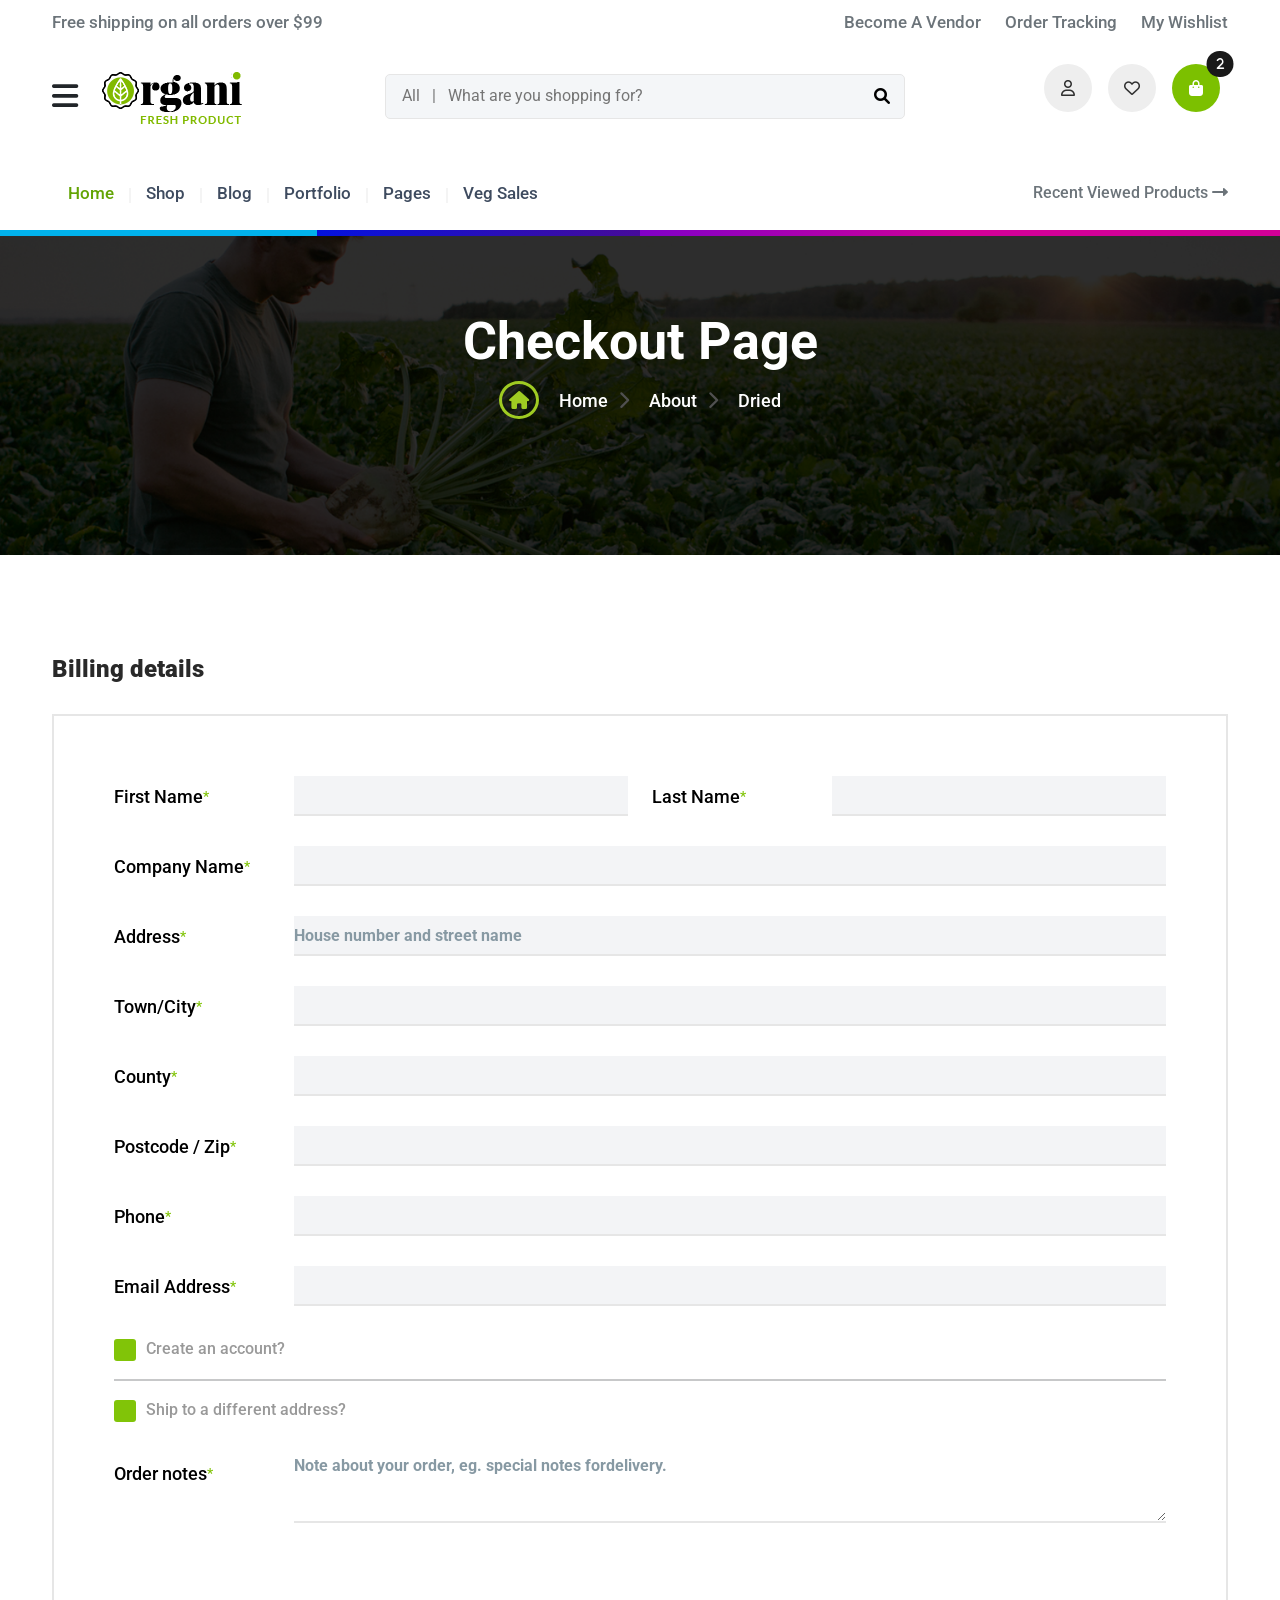
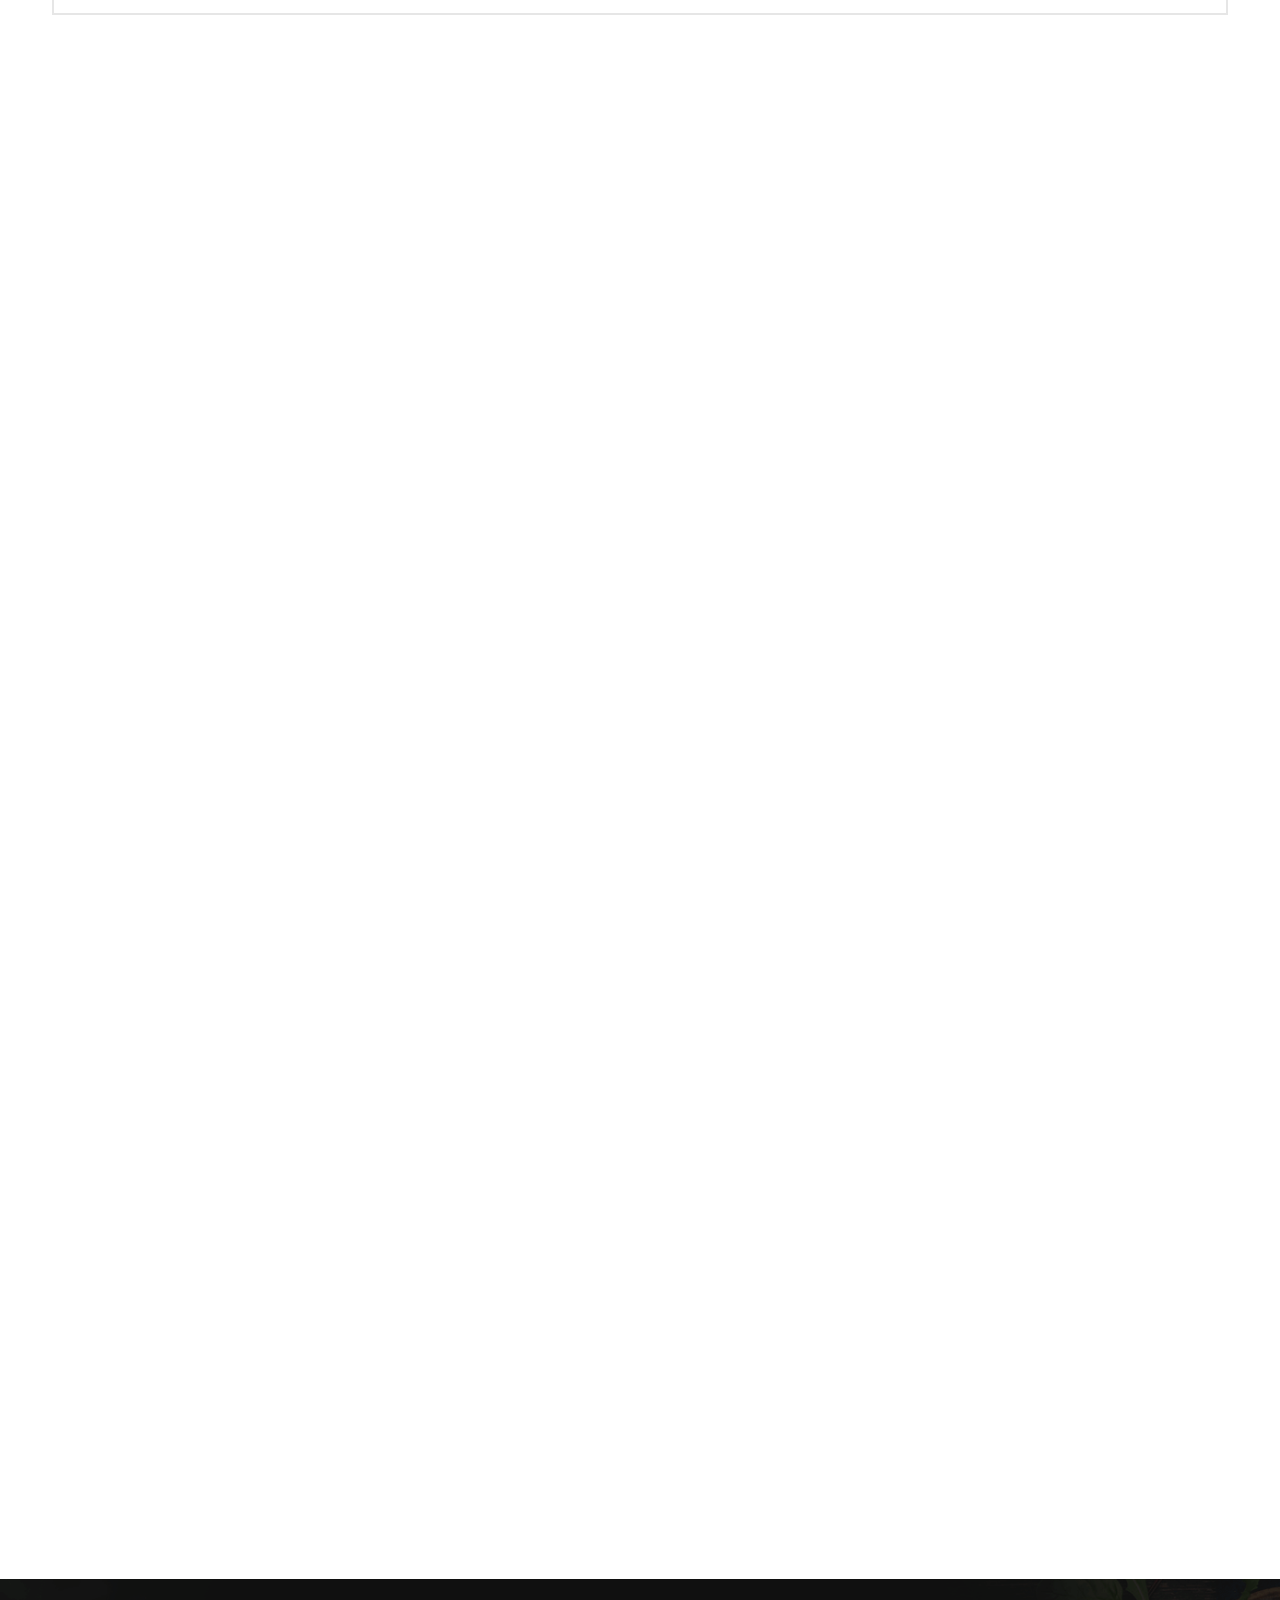
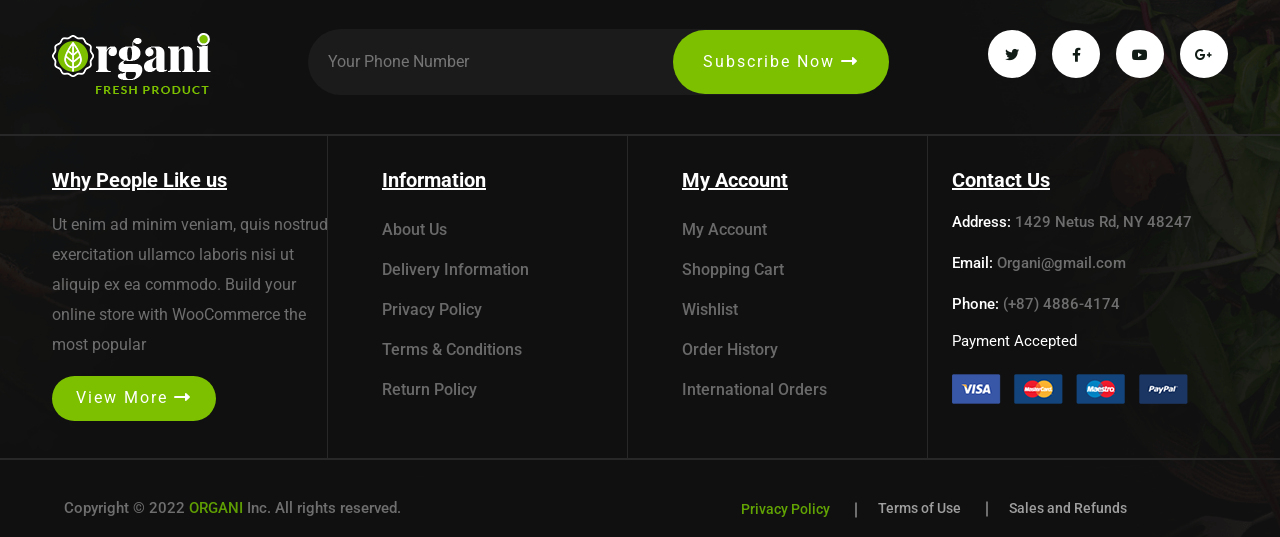
<file: Organi.WebUI/wwwroot/organic-html/checkout.html>
<!DOCTYPE html>
<html lang="en">

<head>
    <meta charset="UTF-8">
    <meta http-equiv="X-UA-Compatible" content="IE=edge">
    <meta name="viewport" content="width=device-width, initial-scale=1.0">
    <title>Checkout - Organic - Food E-commerce HTML Template</title>
    <!-- favicon icon -->
    <link rel="shortcut icon" href="assets/images/icons/favicon.ico" type="image/x-icon">

    <!-- Include fontawesome cdn -->
    <link rel="stylesheet" href="https://cdnjs.cloudflare.com/ajax/libs/font-awesome/6.0.0-beta3/css/all.min.css"
        integrity="sha512-Fo3rlrZj/k7ujTnHg4CGR2D7kSs0v4LLanw2qksYuRlEzO+tcaEPQogQ0KaoGN26/zrn20ImR1DfuLWnOo7aBA=="
        crossorigin="anonymous" referrerpolicy="no-referrer" />

    <!-- Include google fonts -->
    <link rel="preconnect" href="https://fonts.googleapis.com">
    <link rel="preconnect" href="https://fonts.gstatic.com" crossorigin>
    <link href="https://fonts.googleapis.com/css2?family=Montserrat:wght@400;500;600;700;800;900&family=Roboto:wght@400;500;700;900&display=swap"
        rel="stylesheet">

    <!-- Include bootstrap CSS -->
    <link rel="stylesheet" href="assets/css/bootstrap.min.css">

    <!-- Include aos CSS -->
    <link rel="stylesheet" href="assets/css/aos.css">

    <!-- Include magnific-popup CSS -->
    <link rel="stylesheet" href="assets/css/magnific-popup.css">

    <!-- Include nice-select CSS -->
    <link rel="stylesheet" href="assets/css/nice-select.css">

    <!-- Include slick-theme CSS -->
    <link rel="stylesheet" href="assets/css/slick-theme.css">

    <!-- Include slick CSS -->
    <link rel="stylesheet" href="assets/css/slick.css">

    <!-- Include stylesheet CSS -->
    <link rel="stylesheet" href="assets/css/style.css">

</head>

<body>
    <!-- body wrap start -->
    <div class="body-wrap overflow-hidden">
        <!-- back-to-top start -->
        <div class="backtotop">
            <a href="#!" class="scroll">
                <i class="far fa-arrow-up fw-bold"></i>
            </a>
        </div>
        <!-- back-to-top end -->

        <!-- header section start -->
        <header class="about_header position-relative">
            <!-- top header start -->
            <div class="top_header_main position-relative bg-white">
                <div class="container d-none d-md-block">
                    <div class="header_top d-flex align-items-center justify-content-between">
                        <div class="header_top_content d-flex pt-2">
                            <span class="shipping">Free shipping on all orders over $99</span>
                        </div>
                        <div class="header_top_cont d-flex align-items-center pt-2">
                            <a href="vendor.html"><span class="vendor me-4">Become A Vendor</span></a>
                            <a href="#"><span class="Order me-4">Order Tracking</span></a>
                            <a href="#"><span class="wish">My Wishlist</span></a>
                        </div>
                    </div>
                </div>
                <!-- top header end -->

                <!-- top inner navbar start -->
                <div class="top_inner_main">
                    <div class="top_inner_wrap">
                        <div class="container">
                            <div
                                class="top_inner_content about_inner_cont d-flex justify-content-between align-items-center py-3">
                                <div class="top_inner_logo d-flex justify-content-between align-items-center">
                                    <a class="drop_bars text-dark me-4" href="#!" data-bs-toggle="offcanvas"
                                        data-bs-target="#offcanvasScrolling" aria-controls="offcanvasScrolling"
                                        aria-expanded="false" aria-label="Toggle navigation">
                                        <i class="fas fa-bars"></i>
                                    </a>
                                    <a href="index.html">
                                        <img src="assets/images/logo/logo.png" alt="image_not_found">
                                    </a>
                                </div>
                                <div class="top_inner_searchbar about_search position-relative d-none d-lg-block">
                                    <input class="py-2 px-3 name=" search" type="search"
                                        placeholder="All   |   What are you shopping for?">
                                    <span><i class="fas fa-search position-absolute"></i></span>
                                </div>
                                <div class="main_search_btn3 d-block d-lg-none ms-auto me-3" data-bs-toggle="collapse"
                                    data-bs-target="#main_search_collapse" aria-expanded="false"
                                    aria-controls="main_search_collapse">
                                    <span><i class="fas fa-search position-absolute search_icon"></i></span>
                                    <span><i class="fas fa-times search_close"></i></span>
                                </div>
                                <div class="navbar_user me-2">
                                    <div class="navbar_user_icon">
                                        <ul class="list-unstyled d-flex mb_0">
                                            <li class="pe-3 position-relative">
                                                <a href="#collapseExample" data-bs-toggle="collapse"
                                                    href="#collapseExample" role="button" aria-expanded="false"
                                                    aria-controls="collapseExample"><i class="far fa-user"
                                                        data-toggle="collapse" role="button"
                                                        data-target="#use_deropdown" aria-expanded="false"
                                                        aria-controls="use_deropdown"></i>
                                                </a>
                                                <!-- user profile start -->
                                                <div id="collapseExample" class="collapse_dropdown collapse">
                                                    <div class="dropdown_content">
                                                        <div class="profile_info clearfix">
                                                            <div class="user_thumbnail">
                                                                <img src="assets/images/meta/meta1.png"
                                                                    alt="image_not_found">
                                                            </div>
                                                            <div class="user_content">
                                                                <h4 class="user_name">Jone Doe</h4>
                                                                <span class="user_title">Seller</span>
                                                            </div>
                                                        </div>
                                                        <ul class="settings_options ul_li_block clearfix">
                                                            <li><a href="#!"><i class="fas fa-user-circle"></i>
                                                                    Profile</a></li>
                                                            <li><a href="#!"><i class="fas fa-user-cog"></i>
                                                                    Settings</a></li>
                                                            <li><a href="#!"><i class="fas fa-sign-out-alt"></i>
                                                                    Logout</a></li>
                                                        </ul>
                                                    </div>
                                                </div>
                                            </li>
                                            <li class="pe-3"><a href="#!"><i class="far fa-heart"></i></a></li>
                                            <li><a href="#!"><i class="fas fa-shopping-bag position-relative"
                                                        data-bs-toggle="offcanvas" data-bs-target="#offcanvasRight"
                                                        aria-controls="offcanvasRight"><span
                                                            class="position-absolute top-0 start-100 translate-middle badge rounded-pill bg-danger">2</span></i></a>
                                            </li>
                                        </ul>
                                    </div>
                                </div>
                            </div>
                            <!-- mobile menubar start -->
                            <div class="offcanvas offcanvas-start" data-bs-scroll="true" data-bs-backdrop="false"
                                tabindex="-1" id="offcanvasScrolling" aria-labelledby="offcanvasScrollingLabel">
                                <div class="offcanvas-header">
                                    <button type="button" class="btn-close mobile_menu_close text-reset"
                                        data-bs-dismiss="offcanvas" aria-label="Close"></button>
                                </div>
                                <div class="offcanvas-body">
                                    <ul class="navbar-nav main_menu_list m-auto">
                                        <li class="nav-item pe-4 dropdown">
                                            <a class="nav-link active" aria-current="page" href="#" id="home_submenu"
                                                role="button" data-bs-toggle="dropdown" aria-expanded="false">Home</a>
                                            <div class="dropdown-menu" aria-labelledby="home_submenu">
                                                <div class="sidebar_nav_item">
                                                    <ul class="list-unstyled">
                                                        <li>
                                                            <a href="index.html">Home V.1</a>
                                                        </li>
                                                        <li>
                                                            <a href="index-2.html">Home V.2</a>
                                                        </li>
                                                        <li>
                                                            <a href="index-3.html">Home V.3</a>
                                                        </li>
                                                        <li>
                                                            <a href="index-4.html">Home V.4</a>
                                                        </li>
                                                    </ul>
                                                </div>
                                            </div>
                                        </li>
                                        <li class="nav-item pe-4 dropdown">
                                            <a class="nav-link" href="#" id="shop_submenu" role="button"
                                                data-bs-toggle="dropdown" aria-expanded="false">Shop</a>
                                            <div class="dropdown-menu" aria-labelledby="shop_submenu">
                                                <div class="sidebar_nav_item">
                                                    <ul class="list-unstyled">
                                                        <li>
                                                            <a href="shop-list-sidebar.html">Shop Sidebar</a>
                                                        </li>
                                                        <li>
                                                            <a href="shop-list.html">Shop List</a>
                                                        </li>
                                                    </ul>
                                                </div>
                                            </div>
                                        </li>
                                        <li class="nav-item pe-4 dropdown">
                                            <a class="nav-link" href="#" id="blog_submenu" role="button"
                                                data-bs-toggle="dropdown" aria-expanded="false">Blog</a>
                                            <div class="dropdown-menu" aria-labelledby="blog_submenu">
                                                <div class="sidebar_nav_item">
                                                    <ul class="list-unstyled">
                                                        <li>
                                                            <a href="blog-details.html">Blog Details</a>
                                                        </li>
                                                        <li>
                                                            <a href="blog-grid.html">Blog Grid</a>
                                                        </li>
                                                        <li>
                                                            <a href="blog-list.html">Blog List</a>
                                                        </li>
                                                    </ul>
                                                </div>
                                            </div>
                                        </li>
                                        <li class="nav-item pe-5">
                                            <a class="nav-link" href="#!">Portfolio</a>
                                        </li>
                                        <li class="nav-item pe-4 dropdown">
                                            <a class="nav-link" href="#" id="page_submenu" role="button"
                                                data-bs-toggle="dropdown" aria-expanded="false">Pages</a>
                                            <div class="dropdown-menu" aria-labelledby="page_submenu">
                                                <div class="sidebar_nav_item">
                                                    <ul class="list-unstyled">
                                                        <li>
                                                            <a href="cart.html">Cart Page</a>
                                                        </li>
                                                        <li>
                                                            <a href="faqs.html">Faqs Page</a>
                                                        </li>
                                                        <li>
                                                            <a href="about-us.html">About Us V.1</a>
                                                        </li>
                                                        <li>
                                                            <a href="about-us-2.html">About Us V.2</a>
                                                        </li>
                                                        <li>
                                                            <a href="vendor.html">Vendor Page</a>
                                                        </li>
                                                        <li>
                                                            <a href="vendor-profile.html">Vendor Profile</a>
                                                        </li>
                                                        <li>
                                                            <a href="vendor-dashboard.html">Vendor Dashboard</a>
                                                        </li>
                                                        <li>
                                                            <a href="product-detail.html">Product Details V.1</a>
                                                        </li>
                                                        <li>
                                                            <a href="product-detail-2.html">Product Details V.2</a>
                                                        </li>
                                                    </ul>
                                                </div>
                                            </div>
                                        </li>
                                        <li class="nav-item pe-4 dropdown">
                                            <a class="nav-link" href="#" id="contact_submenu" role="button"
                                                data-bs-toggle="dropdown" aria-expanded="false">Contacts</a>
                                            <div class="dropdown-menu" aria-labelledby="contact_submenu">
                                                <div class="sidebar_nav_item">
                                                    <ul class="list-unstyled">
                                                        <li>
                                                            <a href="contact-us.html">Contact Us</a>
                                                        </li>
                                                    </ul>
                                                </div>
                                            </div>
                                        </li>
                                    </ul>
                                </div>

                            </div>
                        </div>
                    </div>
                    <!-- collapse search - start -->
                    <div class="main_search_collapse collapse" id="main_search_collapse">
                        <div class="main_search_form position-relative card">
                            <div class="container">
                                <form action="#">
                                    <div class="form_item position-relative">
                                        <input type="search" class="form-control rounded-pill py-3" name="search"
                                            placeholder="Search Your Product...">
                                        <button type="submit" class="submit_btn"><i class="fas fa-search"></i></button>
                                    </div>
                                </form>
                            </div>
                        </div>
                    </div>
                    <!-- collapse search - end -->
                </div>
                <!-- top inner navbar end -->

                <!-- bottom header start -->
                <div class="header_bottom_main header_border position-relative d-none d-lg-block">
                    <div class="container">
                        <nav class="navbar navbar-expand-lg navbar-light">
                            <button class="navbar-toggler" type="button" data-bs-toggle="collapse"
                                data-bs-target="#navbarSupportedContent" aria-controls="navbarSupportedContent"
                                aria-expanded="false" aria-label="Toggle navigation">
                                <span class="navbar-toggler-icon"></span>
                            </button>
                            <div class="collapse navbar-collapse" id="navbarSupportedContent">
                                <ul class="navbar-nav navbar_4 main_menu_list after_navbar">
                                    <li class="nav-item nav_item_has_child px-2 dropdown">
                                        <a class="nav-link active" aria-current="page" href="#" id="home_submenu"
                                            role="button" data-bs-toggle="dropdown" aria-expanded="false">Home</a>
                                        <div class="nav_item_submenu dropdown-menu" aria-labelledby="home_submenu"
                                            style="background-image: url(assets/images/mega/mega3.png)">
                                            <div class="nav_submenu_cont">
                                                <h4>All Home Pages</h4>
                                                <ul class="list-unstyled ms-3">
                                                    <li>
                                                        <a href="index.html">Home V.1</a>
                                                    </li>
                                                    <li>
                                                        <a href="index-2.html">Home V.2</a>
                                                    </li>
                                                    <li>
                                                        <a href="index-3.html">Home V.3</a>
                                                    </li>
                                                    <li>
                                                        <a href="index-4.html">Home V.4</a>
                                                    </li>
                                                    <li>
                                                        <a href="#">Home V.5</a>
                                                    </li>
                                                    <li>
                                                        <a href="#">Home V.6</a>
                                                    </li>
                                                </ul>
                                            </div>
                                        </div>
                                    </li>
                                    <li class="nav-item nav_item_has_child px-2 dropdown">
                                        <a class="nav-link" href="#" id="shop_submenu" role="button"
                                            data-bs-toggle="dropdown" aria-expanded="false">Shop</a>
                                        <div class="nav_item_submenu dropdown-menu" aria-labelledby="shop_submenu"
                                            style="background-image: url(assets/images/mega/mega3.png)">
                                            <div class="nav_submenu_cont">
                                                <h4>All Shop Pages</h4>
                                                <ul class="list-unstyled ms-3">
                                                    <li>
                                                        <a href="shop-list-sidebar.html">
                                                            <span class="item_title text-start">Shop Sidebar</span>
                                                        </a>
                                                    </li>
                                                    <li>
                                                        <a href="shop-list.html">
                                                            <span class="item_title text-start">Shop List</span>
                                                        </a>
                                                    </li>
                                                    <li>
                                                        <a href="#">
                                                            <span class="item_title text-start">Shop List 3</span>
                                                        </a>
                                                    </li>
                                                    <li>
                                                        <a href="#">
                                                            <span class="item_title text-start">Shop List 4</span>
                                                        </a>
                                                    </li>
                                                    <li>
                                                        <a href="#">
                                                            <span class="item_title text-start">Shop List 5</span>
                                                        </a>
                                                    </li>
                                                    <li>
                                                        <a href="#">
                                                            <span class="item_title text-start">Shop List 6</span>
                                                        </a>
                                                    </li>
                                                </ul>
                                            </div>
                                        </div>
                                    </li>
                                    <li class="nav-item nav_item_has_child px-2 dropdown">
                                        <a class="nav-link" href="#" id="blog_submenu" role="button"
                                            data-bs-toggle="dropdown" aria-expanded="false">Blog</a>
                                        <div class="nav_item_submenu dropdown-menu" aria-labelledby="blog_submenu"
                                            style="background-image: url(assets/images/mega/mega3.png)">
                                            <div class="nav_submenu_cont">
                                                <h4>All Blog Pages</h4>
                                                <ul class="list-unstyled ms-3">
                                                    <li>
                                                        <a href="blog-details.html">Blog Details</a>
                                                    </li>
                                                    <li>
                                                        <a href="blog-grid.html">Blog Grid</a>
                                                    </li>
                                                    <li>
                                                        <a href="blog-list.html">Blog List 1</a>
                                                    </li>
                                                    <li>
                                                        <a href="#">Blog List 2</a>
                                                    </li>
                                                    <li>
                                                        <a href="#">Blog List 3</a>
                                                    </li>
                                                    <li>
                                                        <a href="#">Blog List 4</a>
                                                    </li>
                                                </ul>
                                            </div>
                                        </div>
                                    </li>
                                    <li class="nav-item nav_item_has_child px-2">
                                        <a class="nav-link" href="#!">Portfolio</a>
                                    </li>
                                    <li class="nav-item nav_item_has_child px-2 dropdown">
                                        <a class="nav-link" href="#" id="page_submenu" role="button"
                                            data-bs-toggle="dropdown" aria-expanded="false">Pages</a>
                                        <div class="nav_item_megamenu dropdown-menu" aria-labelledby="page_submenu">
                                            <div class="container p-0">
                                                <div class="row">
                                                    <div class="col-lg-4">
                                                        <div class="mega_thumb_area position-relative"
                                                            style="background-image: url(assets/images/sales/sale1.png);">
                                                            <div class="thumb_text">
                                                                <h2>
                                                                    <font>100%</font> Pure <br> Natural Vegetable
                                                                </h2>
                                                                <span>Fresh Vegetables Sale 30% Off</span>
                                                                <a href="#"><button type="button"
                                                                        class="btn custom_btn rounded-pill text-white mt-3">View
                                                                        More</button></a>
                                                            </div>
                                                        </div>
                                                    </div>
                                                    <div class="col-lg-4">
                                                        <div class="mega_item_area ms-5 my-4 position-relative">
                                                            <h4>All Inner Page</h4>
                                                            <ul class="list-unstyled">
                                                                <li>
                                                                    <a href="cart.html">Cart Page</a>
                                                                </li>
                                                                <li>
                                                                    <a href="faqs.html">Faqs Page</a>
                                                                </li>
                                                                <li>
                                                                    <a href="about-us.html">About Us V.1</a>
                                                                </li>
                                                                <li>
                                                                    <a href="about-us-2.html">About Us V.2</a>
                                                                </li>
                                                                <li>
                                                                    <a href="checkout.html">Checkout Page</a>
                                                                </li>
                                                                <li>
                                                                    <a href="compare.html">Compare Page</a>
                                                                </li>
                                                            </ul>
                                                            <div class="mega_item_thumb1 position-absolute">
                                                                <img src="assets/images/mega/mega1.png"
                                                                    alt="image_not_found">
                                                            </div>
                                                        </div>
                                                    </div>
                                                    <div class="col-lg-4">
                                                        <div class="mega_item_area my-4 position-relative">
                                                            <h4>All Inner Page </h4>
                                                            <ul class="list-unstyled">
                                                                <li>
                                                                    <a href="vendor.html">
                                                                        <span class="item_title text-start">Vendor
                                                                            Page</span>
                                                                    </a>
                                                                </li>
                                                                <li>
                                                                    <a href="vendor-profile.html">
                                                                        <span class="item_title text-start">Vendor
                                                                            Profile</span>
                                                                    </a>
                                                                </li>
                                                                <li>
                                                                    <a href="vendor-dashboard.html">
                                                                        <span class="item_title text-start">Vendor
                                                                            Dashboard</span>
                                                                    </a>
                                                                </li>
                                                                <li>
                                                                    <a href="product-detail.html">
                                                                        <span class="item_title text-start">Product
                                                                            Details V.1</span>
                                                                    </a>
                                                                </li>
                                                                <li>
                                                                    <a href="product-detail-2.html">
                                                                        <span class="item_title text-start">Product
                                                                            Details V.2</span>
                                                                    </a>
                                                                </li>
                                                            </ul>
                                                            <div class="mega_item_thumb2 position-absolute">
                                                                <img src="assets/images/mega/mega2.png"
                                                                    alt="image_not_found">
                                                            </div>
                                                        </div>
                                                    </div>
                                                </div>
                                            </div>
                                        </div>
                                    </li>
                                    <li class="nav-item nav_item_has_child px-2">
                                        <a class="nav-link" href="#!">Veg Sales</a>
                                    </li>
                                </ul>
                            </div>
                            <!-- recent view -->
                            <a href="#staticBackdrop" data-bs-toggle="modal">
                                <span class="recent_view">Recent Viewed Products <i
                                        class="fas fa-long-arrow-alt-right"></i></span>
                            </a>
                        </nav>
                    </div>
                </div>
        </header>

        <!-- main body start -->
        <main>

            <!-- sidebar section start -->
            <section class="sidebar_section">
                <div class="sidebar_content_wrap">
                    <div class="container">
                        <div class="row">
                            <div class="offcanvas offcanvas-end" tabindex="-1" id="offcanvasRight"
                                aria-labelledby="offcanvasRightLabel">
                                <div class="offcanvas-header align-items-center">
                                    <h5 class="mb_0">Organic Product</h5>
                                    <button type="button" class="btn-close text-reset text-end"
                                        data-bs-dismiss="offcanvas" aria-label="Close"></button>
                                </div>
                                <div class="offcanvas-body">
                                    <div class="prdc_ctg_product_content mt-1 d-flex align-items-center">
                                        <div
                                            class="prdc_ctg_product_img d-flex justify-content-center align-items-center me-3">
                                            <img src="assets/images/category/cat6.png" alt="image_not_found">
                                        </div>
                                        <div class="prdc_ctg_product_text">
                                            <div class="prdc_ctg_product_title my-2">
                                                <h5>Organic Cabbage</h5>
                                            </div>
                                            <div class="prdc_ctg_product_price mt-1 product_price">
                                                <span class="sale_price pe-1">$50.00</span>
                                                <del>$70.00</del>
                                            </div>
                                        </div>
                                    </div>
                                    <div class="prdc_ctg_product_content mt-1 d-flex align-items-center">
                                        <div
                                            class="prdc_ctg_product_img d-flex justify-content-center align-items-center me-3">
                                            <img src="assets/images/category/cat7.png" alt="image_not_found">
                                        </div>
                                        <div class="prdc_ctg_product_text">
                                            <div class="prdc_ctg_product_title my-2">
                                                <h5>Organic Cabbage</h5>
                                            </div>
                                            <div class="prdc_ctg_product_price mt-1 product_price">
                                                <span class="sale_price pe-1">$40.00</span>
                                                <del>$60.00</del>
                                            </div>
                                        </div>
                                    </div>
                                    <div class="prdc_ctg_product_content mt-1 d-flex align-items-center">
                                        <div
                                            class="prdc_ctg_product_img d-flex justify-content-center align-items-center me-3">
                                            <img src="assets/images/category/cat8.png" alt="image_not_found">
                                        </div>
                                        <div class="prdc_ctg_product_text">
                                            <div class="prdc_ctg_product_title my-2">
                                                <h5>Organic Cabbage</h5>
                                            </div>
                                            <div class="prdc_ctg_product_price mt-1 product_price">
                                                <span class="sale_price pe-1">$70.00</span>
                                                <del>$90.00</del>
                                            </div>
                                        </div>
                                    </div>
                                    <div class="total_price">
                                        <ul class="ul_li_block mb_30 clearfix">
                                            <li>
                                                <span>Subtotal:</span>
                                                <span>$215</span>
                                            </li>
                                            <li>
                                                <span>Vat 5%:</span>
                                                <span>$10.75</span>
                                            </li>
                                            <li>
                                                <span>Discount 15%:</span>
                                                <span>- $32.25</span>
                                            </li>
                                            <li>
                                                <span>Total:</span>
                                                <span>$191.8875</span>
                                            </li>
                                        </ul>
                                    </div>
                                    <div class="sidebar_btns">
                                        <ul class="btns_group ul_li_block clearfix">
                                            <li><a href="cart.html">View Cart</a></li>
                                            <li><a href="checkout.html">Checkout</a></li>
                                        </ul>
                                    </div>
                                </div>
                            </div>
                        </div>
                    </div>
                </div>
            </section>
            <!-- sidebar section end -->

            <!-- Breadcrumb section start -->
            <section class="breadcrumb_sec_1 position-relative">
                <div class="breadcrumb_wrap sec_space_mid_small"
                    style="background-image: url(assets/images/breadcrumb/breadcrumb1.png);">
                    <div class="breadcrumb_cont text-center">
                        <div class="breadcrumb_title">
                            <h2 class="text-white">Checkout Page</h2>
                        </div>
                        <ul
                            class="list-unstyled breadcrumb_item d-flex justify-content-center align-items-center text-white">
                            <li><a href="index.html"><i class="fas fa-home active"></i>Home</a></li>
                            <li><i class="fas fa-chevron-right"></i>About</li>
                            <li><i class="fas fa-chevron-right"></i>Dried</li>
                        </ul>
                    </div>
                </div>
            </section>
            <!-- Breadcrumb section end -->

            <section class="cart_section clearfix" data-aos="fade-up" data-aos-duration="2000">
                <div class="container">
                    <!-- Billing info start -->
                    <div class="billing_form mb_50">
                        <h3 class="form_title mb_30">Billing details</h3>
                        <form action="#">
                            <div class="form_wrap">
                                <div class="row">
                                    <div class="col-lg-6">
                                        <div class="form_item">
                                            <span class="input_title">First Name<sup>*</sup></span>
                                            <input type="text" name="firstname">
                                        </div>
                                    </div>

                                    <div class="col-lg-6">
                                        <div class="form_item">
                                            <span class="input_title">Last Name<sup>*</sup></span>
                                            <input type="text" name="lastname">
                                        </div>
                                    </div>
                                </div>

                                <div class="form_item">
                                    <span class="input_title">Company Name<sup>*</sup></span>
                                    <input type="text" name="company">
                                </div>

                                <div class="form_item">
                                    <span class="input_title">Address<sup>*</sup></span>
                                    <input type="text" name="address" placeholder="House number and street name">
                                </div>

                                <div class="form_item">
                                    <span class="input_title">Town/City<sup>*</sup></span>
                                    <input type="text" name="city">
                                </div>

                                <div class="form_item">
                                    <span class="input_title">County<sup>*</sup></span>
                                    <input type="text" name="county">
                                </div>

                                <div class="form_item">
                                    <span class="input_title">Postcode / Zip<sup>*</sup></span>
                                    <input type="text" name="postcode">
                                </div>

                                <div class="form_item">
                                    <span class="input_title">Phone<sup>*</sup></span>
                                    <input type="tel" name="phone">
                                </div>

                                <div class="form_item">
                                    <span class="input_title">Email Address<sup>*</sup></span>
                                    <input type="email" name="email">
                                </div>

                                <div class="checkbox_item">
                                    <label for="account_create_checkbox"><input id="account_create_checkbox"
                                            type="checkbox"> Create an account?</label>
                                </div>

                                <hr>

                                <div class="checkbox_item mb_30">
                                    <label for="ship_address_checkbox"><input id="ship_address_checkbox"
                                            type="checkbox"> Ship to a different address?</label>
                                </div>

                                <div class="form_item mb_0">
                                    <span class="input_title">Order notes<sup>*</sup></span>
                                    <textarea name="note"
                                        placeholder="Note about your order, eg. special notes fordelivery."></textarea>
                                </div>
                            </div>
                        </form>
                    </div>
                    <div class="billing_form" data-aos="fade-up" data-aos-duration="2000">
                        <h3 class="form_title mb_30">Your order</h3>
                        <form action="#">
                            <div class="form_wrap">
                                <div class="checkout_table table-responsive">
                                    <table class="table text-center mb_50">
                                        <thead class="text-uppercase text-uppercase">
                                            <tr>
                                                <th>Product Name</th>
                                                <th>Price</th>
                                                <th>Quantity</th>
                                                <th>Total</th>
                                            </tr>
                                        </thead>
                                        <tbody>
                                            <tr>
                                                <td>
                                                    <div class="cart_product">
                                                        <div class="item_image">
                                                            <img src="assets/images/cart/cart1.png"
                                                                alt="image_not_found">
                                                        </div>
                                                        <div class="item_content">
                                                            <h4 class="item_title mb_0">Top Curabitur Lectus</h4>
                                                        </div>
                                                    </div>
                                                </td>
                                                <td>
                                                    <span class="price_text">$69.00</span>
                                                </td>
                                                <td>
                                                    <span class="quantity_text">2</span>
                                                </td>
                                                <td><span class="total_price">$138.00</span></td>
                                            </tr>

                                            <tr>
                                                <td>
                                                    <div class="cart_product">
                                                        <div class="item_image">
                                                            <img src="assets/images/cart/cart2.png"
                                                                alt="image_not_found">
                                                        </div>
                                                        <div class="item_content">
                                                            <h4 class="item_title mb_0">Dress Lobortis Laculis</h4>
                                                        </div>
                                                    </div>
                                                </td>
                                                <td>
                                                    <span class="price_text">$69.00</span>
                                                </td>
                                                <td>
                                                    <span class="quantity_text">2</span>
                                                </td>
                                                <td><span class="total_price">$138.00</span></td>
                                            </tr>

                                            <tr>
                                                <td>
                                                    <div class="cart_product">
                                                        <div class="item_image">
                                                            <img src="assets/images/cart/cart3.png"
                                                                alt="image_not_found">
                                                        </div>
                                                        <div class="item_content">
                                                            <h4 class="item_title mb_0">Boot Curabitur Lectus</h4>
                                                        </div>
                                                    </div>
                                                </td>
                                                <td>
                                                    <span class="price_text">$69.00</span>
                                                </td>
                                                <td>
                                                    <span class="quantity_text">2</span>
                                                </td>
                                                <td><span class="total_price">$138.00</span></td>
                                            </tr>

                                            <tr>
                                                <td></td>
                                                <td></td>
                                                <td>
                                                    <span class="subtotal_text">Subtotal</span>
                                                </td>
                                                <td><span class="total_price">$414.00</span></td>
                                            </tr>

                                            <tr>
                                                <td></td>
                                                <td></td>
                                                <td>
                                                    <span class="subtotal_text">Shipping</span>
                                                </td>
                                                <td class="text-left">
                                                    <div class="checkbox_item mb_15">
                                                        <label for="shipping_checkbox"><input id="shipping_checkbox"
                                                                type="checkbox" checked> Free Shipping</label>
                                                    </div>
                                                    <div class="checkbox_item mb_15">
                                                        <label for="flatrate_checkbox"><input id="flatrate_checkbox"
                                                                type="checkbox"> Flat rate: $15.00</label>
                                                    </div>
                                                    <div class="checkbox_item">
                                                        <label for="localpickup_checkbox"><input
                                                                id="localpickup_checkbox" type="checkbox"> Local Pickup:
                                                            $8.00</label>
                                                    </div>
                                                </td>
                                            </tr>

                                            <tr>
                                                <td class="text-left">
                                                    <span class="subtotal_text">TOTAL</span>
                                                </td>
                                                <td></td>
                                                <td></td>
                                                <td>
                                                    <span class="total_price">$135.00</span>
                                                </td>
                                            </tr>
                                        </tbody>
                                    </table>
                                </div>

                                <div class="billing_payment_mathod">
                                    <ul class="ul_li_block clearfix">
                                        <li>
                                            <div class="checkbox_item mb_15 pl-0">
                                                <label for="bank_transfer_checkbox"><input id="bank_transfer_checkbox"
                                                        type="checkbox" checked> Direct Bank Transfer</label>
                                            </div>
                                            <p class="mb_0">
                                                Make your payment directly into our bank account. Please use your Order
                                                ID as the payment reference. Your order will not be shipped until the
                                                funds have cleared in our account.
                                            </p>
                                        </li>

                                        <li>
                                            <div class="checkbox_item mb_0 pl-0">
                                                <label for="check_payments"><input id="check_payments"
                                                        type="checkbox">Check Payments</label>
                                            </div>
                                        </li>
                                        <li>
                                            <div class="checkbox_item mb_0 pl-0">
                                                <label for="cash_delivery"><input id="cash_delivery" type="checkbox">
                                                    Cash On Delivery</label>
                                            </div>
                                        </li>
                                        <li>
                                            <div class="checkbox_item mb_0 pl-0">
                                                <label for="paypal_checkbox"><input id="paypal_checkbox"
                                                        type="checkbox"> Paypal</label>
                                            </div>
                                        </li>
                                    </ul>
                                    <button type="submit" class="custom_btn bg_default_red">PLACE ORDER</button>
                                </div>
                            </div>
                        </form>
                    </div>
                </div>
            </section>

        </main>
        <!-- main body end -->

        <!-- footer section start -->
        <footer class="footer_section position-relative">
            <div class="footer_section_wrap sec_top_space_50"
                style="background-image: url(assets/images/footer/footer.png)">
                <div class="container">
                    <div
                        class="footer_top_content d-flex flex-column flex-lg-row justify-content-between align-items-center">
                        <div class="footer_top_logo">
                            <a href="about-us.html"><img src="assets/images/logo/logo2.png" alt="image_not_found"></a>
                        </div>
                        <div class="footer_top_subs position-relative">
                            <input class="rounded-pill" type="search" name="search" placeholder="Your Phone Number">
                            <a href="#!"><button type="button"
                                    class="btn custom_btn rounded-pill text-white position-absolute">Subscribe Now <i
                                        class="fas fa-long-arrow-alt-right"></i></button></a>
                        </div>
                        <div class="footer_top_social">
                            <ul class="list-unstyled d-flex justify-content-end">
                                <li class="me-3"><a href="#!"><i class="fab fa-twitter"></i></a></li>
                                <li class="me-3"><a href="#!"><i class="fab fa-facebook-f"></i></a></li>
                                <li class="me-3"><a href="#!"><i class="fab fa-youtube"></i></a></li>
                                <li><a href="#!"><i class="fab fa-google-plus-g"></i></a></li>
                            </ul>
                        </div>
                    </div>
                    <div class="footer_inner_content sec_space_xs_70">
                        <div class="footer_inner_content_wrap">
                            <div class="row">
                                <div class="col-md-6 col-lg-3">
                                    <div class="footer_inner_choose_content">
                                        <div class="footer_inner_choose_title">
                                            <h4>
                                                <a href="#!" class="text-white">Why People Like us</a>
                                            </h4>
                                        </div>
                                        <div class="footer_inner_choose_desc pt-2">
                                            <p>Ut enim ad minim veniam, quis nostrud exercitation ullamco laboris nisi
                                                ut aliquip ex ea
                                                commodo. Build your online store with WooCommerce the most popular </p>
                                        </div>
                                        <div class="footer_inner_choose">
                                            <a href="#!"><button type="button"
                                                    class="btn custom_btn rounded-pill px-4 text-white">View More <i
                                                        class="fas fa-long-arrow-alt-right"></i></button></a>
                                        </div>
                                    </div>
                                </div>
                                <div class="col-md-6 col-lg-3">
                                    <div class="footer_inner_info_content">
                                        <div class="footer_inner_info_title">
                                            <h4>
                                                <a href="#!" class="text-white">Information</a>
                                            </h4>
                                        </div>
                                        <div class="footer_inner_info_item pt-2">
                                            <ul class="list-unstyled">
                                                <li><a href="#!">About Us</a></li>
                                                <li><a href="#!">Delivery Information</a></li>
                                                <li><a href="#!">Privacy Policy</a></li>
                                                <li><a href="#!">Terms & Conditions</a></li>
                                                <li><a href="#!">Return Policy</a></li>
                                            </ul>
                                        </div>
                                    </div>
                                </div>
                                <div class="col-md-6 col-lg-3">
                                    <div class="footer_inner_acct_content">
                                        <div class="footer_inner_acct_title">
                                            <h4>
                                                <a href="#!" class="text-white">My Account</a>
                                            </h4>
                                        </div>
                                        <div class="footer_inner_acct_item pt-2">
                                            <ul class="list-unstyled">
                                                <li><a href="#!">My Account</a></li>
                                                <li><a href="#!">Shopping Cart</a></li>
                                                <li><a href="#!">Wishlist</a></li>
                                                <li><a href="#!">Order History</a></li>
                                                <li><a href="#!">International Orders</a></li>
                                            </ul>
                                        </div>
                                    </div>
                                </div>
                                <div class="col-md-6 col-lg-3">
                                    <div class="footer_inner_cotc_content">
                                        <div class="footer_inner_ctc_title">
                                            <h4>
                                                <a href="#!" class="text-white">Contact Us</a>
                                            </h4>
                                        </div>
                                        <div class="footer_inner_ctc_info pt-2 text-white">
                                            <p>Address: <font>1429 Netus Rd, NY 48247</font>
                                            </p>
                                            <p>Email: <font>Organi@gmail.com</font>
                                            </p>
                                            <p>Phone: <font>(+87) 4886-4174</font>
                                            </p>
                                            <div class="footer_inner_payment_ctc">
                                                <div class="footer_inner_payment_title">
                                                    <h5 class="text-white">Payment Accepted</h5>
                                                </div>
                                                <div class="footer_inner_payment_thumb pt-3">
                                                    <a href="#!"><img src="assets/images/payment/payment.png"
                                                            alt="image_not_found"></a>
                                                </div>
                                            </div>
                                        </div>
                                    </div>
                                </div>
                            </div>
                        </div>
                    </div>
                    <div class="footer_bootom_content">
                        <div class="footer_bootom_wrap">
                            <div class="container">
                                <div class="row">
                                    <div class="col-md-6">
                                        <div class="footer_bootom_copyright">
                                            <p>Copyright © 2022 <font>ORGANI</font> Inc. All rights reserved.</p>
                                        </div>
                                    </div>
                                    <div class="col-md-6">
                                        <div
                                            class="footer_bootom_privicy_cont d-flex justify-content-center align-items-center">
                                            <div class="footer_bootom_privicy pe-5">
                                                <a href="#!">
                                                    <p class="priv position-relative">Privacy Policy</p>
                                                </a>
                                            </div>
                                            <div class="footer_bootom_terms pe-5">
                                                <p class="position-relative">Terms of Use</p>
                                            </div>
                                            <div class="footer_bootom_refunds">
                                                <p>Sales and Refunds</p>
                                            </div>
                                        </div>
                                    </div>
                                </div>
                            </div>
                        </div>
                    </div>
                </div>
            </div>
        </footer>
        <!-- footer section end -->

        <!-- view recently products start -->

        <div class="modal fade recent_product" id="staticBackdrop" data-bs-backdrop="static" data-bs-keyboard="false"
            tabindex="-1" aria-labelledby="staticBackdropLabel" aria-hidden="true">
            <div class="modal-dialog modal-dialog-centered">
                <div class="modal-content">
                    <div class="modal-header">
                        <h2 class="recent_product_title">Recent Products</h2>
                        <button type="button" class="btn-close" data-bs-dismiss="modal" aria-label="Close"></button>
                    </div>
                    <div class="modal-body">
                        <div class="container">
                            <div class="row g-2">
                                <div class="col-sm-6 col-lg-4">
                                    <div class="product_layout_1 overflow-hidden position-relative">
                                        <div class="product_layout_content bg-white position-relative">
                                            <div class="product_image_wrap">
                                                <a class="product_image d-flex justify-content-center align-items-center"
                                                    href="product-detail.html">
                                                    <img src="assets/images/product/product9.png" alt="image_not_found">
                                                </a>
                                                <ul class="product_badge_group ul_li_block">
                                                    <li><span
                                                            class="product_badge badge_meats position-absolute rounded-pill text-uppercase">Meats</span>
                                                    </li>
                                                    <li><span
                                                            class="product_badge badge_discount position-absolute rounded-pill">-27%</span>
                                                    </li>
                                                </ul>
                                                <ul class="product_action_btns ul_li_block d-flex">
                                                    <li><a class="tooltips" data-placement="top" title="Search Product"
                                                            href="#!"><i class="fas fa-search"></i></a></li>
                                                    <li><a class="tooltips" data-placement="top" title="Add To Cart"
                                                            href="#product_quick_view" data-bs-toggle="modal"><i
                                                                class="fas fa-shopping-bag"></i></a></li>
                                                </ul>
                                            </div>
                                            <div class="rating_wrap d-flex">
                                                <ul class="rating_star ul_li">
                                                    <li class="active"><i class="fas fa-star"></i></li>
                                                    <li class="active"><i class="fas fa-star"></i></li>
                                                    <li class="active"><i class="fas fa-star"></i></li>
                                                    <li class="active"><i class="fas fa-star"></i></li>
                                                    <li><i class="far fa-star"></i></li>
                                                </ul>
                                                <span class="shop_review_text">( 4.0 )</span>
                                            </div>
                                            <div class="product_content">
                                                <h3 class="product_title">
                                                    <a href="product-detail.html">Organic Cabbage</a>
                                                </h3>
                                                <div class="product_price">
                                                    <span class="sale_price pe-1">$50.00</span>
                                                    <del>$65.00</del>
                                                </div>
                                            </div>
                                        </div>
                                    </div>
                                </div>
                                <div class="col-sm-6 col-lg-4">
                                    <div class="product_layout_1 overflow-hidden position-relative">
                                        <div class="product_layout_content bg-white position-relative">
                                            <div class="product_image_wrap">
                                                <a class="product_image d-flex justify-content-center align-items-center"
                                                    href="product-detail.html">
                                                    <img src="assets/images/product/product10.png"
                                                        alt="image_not_found">
                                                </a>
                                                <ul class="product_badge_group ul_li_block">
                                                    <li><span
                                                            class="product_badge badge_meats position-absolute rounded-pill text-uppercase">Meats</span>
                                                    </li>
                                                    <li><span
                                                            class="product_badge badge_discount position-absolute rounded-pill">-27%</span>
                                                    </li>
                                                </ul>
                                                <ul class="product_action_btns ul_li_block d-flex">
                                                    <li><a class="tooltips" data-placement="top" title="Search Product"
                                                            href="#!"><i class="fas fa-search"></i></a></li>
                                                    <li><a class="tooltips" data-placement="top" title="Add To Cart"
                                                            href="#product_quick_view" data-bs-toggle="modal"><i
                                                                class="fas fa-shopping-bag"></i></a></li>
                                                </ul>
                                            </div>
                                            <div class="rating_wrap d-flex">
                                                <ul class="rating_star ul_li">
                                                    <li class="active"><i class="fas fa-star"></i></li>
                                                    <li class="active"><i class="fas fa-star"></i></li>
                                                    <li class="active"><i class="fas fa-star"></i></li>
                                                    <li class="active"><i class="fas fa-star"></i></li>
                                                    <li><i class="far fa-star"></i></li>
                                                </ul>
                                                <span class="shop_review_text">( 4.0 )</span>
                                            </div>
                                            <div class="product_content">
                                                <h3 class="product_title">
                                                    <a href="product-detail.html">Organic Cabbage</a>
                                                </h3>
                                                <div class="product_price">
                                                    <span class="sale_price pe-1">$50.00</span>
                                                    <del>$65.00</del>
                                                </div>
                                            </div>
                                        </div>
                                    </div>
                                </div>
                                <div class="col-sm-6 col-lg-4">
                                    <div class="product_layout_1 overflow-hidden position-relative">
                                        <div class="product_layout_content bg-white position-relative">
                                            <div class="product_image_wrap">
                                                <a class="product_image d-flex justify-content-center align-items-center"
                                                    href="product-detail.html">
                                                    <img src="assets/images/product/product11.png"
                                                        alt="image_not_found">
                                                </a>
                                                <ul class="product_badge_group ul_li_block">
                                                    <li><span
                                                            class="product_badge badge_meats position-absolute rounded-pill text-uppercase">Meats</span>
                                                    </li>
                                                    <li><span
                                                            class="product_badge badge_discount position-absolute rounded-pill">-27%</span>
                                                    </li>
                                                </ul>
                                                <ul class="product_action_btns ul_li_block d-flex">
                                                    <li><a class="tooltips" data-placement="top" title="Search Product"
                                                            href="#!"><i class="fas fa-search"></i></a></li>
                                                    <li><a class="tooltips" data-placement="top" title="Add To Cart"
                                                            href="#product_quick_view" data-bs-toggle="modal"><i
                                                                class="fas fa-shopping-bag"></i></a></li>
                                                </ul>
                                            </div>
                                            <div class="rating_wrap d-flex">
                                                <ul class="rating_star ul_li">
                                                    <li class="active"><i class="fas fa-star"></i></li>
                                                    <li class="active"><i class="fas fa-star"></i></li>
                                                    <li class="active"><i class="fas fa-star"></i></li>
                                                    <li class="active"><i class="fas fa-star"></i></li>
                                                    <li><i class="far fa-star"></i></li>
                                                </ul>
                                                <span class="shop_review_text">( 4.0 )</span>
                                            </div>
                                            <div class="product_content">
                                                <h3 class="product_title">
                                                    <a href="product-detail.html">Organic Cabbage</a>
                                                </h3>
                                                <div class="product_price">
                                                    <span class="sale_price pe-1">$50.00</span>
                                                    <del>$65.00</del>
                                                </div>
                                            </div>
                                        </div>
                                    </div>
                                </div>
                                <div class="col-sm-6 col-lg-4">
                                    <div class="product_layout_1 overflow-hidden position-relative">
                                        <div class="product_layout_content bg-white position-relative">
                                            <div class="product_image_wrap">
                                                <a class="product_image d-flex justify-content-center align-items-center"
                                                    href="product-detail.html">
                                                    <img src="assets/images/product/product12.png"
                                                        alt="image_not_found">
                                                </a>
                                                <ul class="product_badge_group ul_li_block">
                                                    <li><span
                                                            class="product_badge badge_meats position-absolute rounded-pill text-uppercase">Meats</span>
                                                    </li>
                                                    <li><span
                                                            class="product_badge badge_discount position-absolute rounded-pill">-27%</span>
                                                    </li>
                                                </ul>
                                                <ul class="product_action_btns ul_li_block d-flex">
                                                    <li><a class="tooltips" data-placement="top" title="Search Product"
                                                            href="#!"><i class="fas fa-search"></i></a></li>
                                                    <li><a class="tooltips" data-placement="top" title="Add To Cart"
                                                            href="#product_quick_view" data-bs-toggle="modal"><i
                                                                class="fas fa-shopping-bag"></i></a></li>
                                                </ul>
                                            </div>
                                            <div class="rating_wrap d-flex">
                                                <ul class="rating_star ul_li">
                                                    <li class="active"><i class="fas fa-star"></i></li>
                                                    <li class="active"><i class="fas fa-star"></i></li>
                                                    <li class="active"><i class="fas fa-star"></i></li>
                                                    <li class="active"><i class="fas fa-star"></i></li>
                                                    <li><i class="far fa-star"></i></li>
                                                </ul>
                                                <span class="shop_review_text">( 4.0 )</span>
                                            </div>
                                            <div class="product_content">
                                                <h3 class="product_title">
                                                    <a href="product-detail.html">Organic Cabbage</a>
                                                </h3>
                                                <div class="product_price">
                                                    <span class="sale_price pe-1">$50.00</span>
                                                    <del>$65.00</del>
                                                </div>
                                            </div>
                                        </div>
                                    </div>
                                </div>
                                <div class="col-sm-6 col-lg-4">
                                    <div class="product_layout_1 overflow-hidden position-relative">
                                        <div class="product_layout_content bg-white position-relative">
                                            <div class="product_image_wrap">
                                                <a class="product_image d-flex justify-content-center align-items-center"
                                                    href="product-detail.html">
                                                    <img src="assets/images/product/product9.png" alt="image_not_found">
                                                </a>
                                                <ul class="product_badge_group ul_li_block">
                                                    <li><span
                                                            class="product_badge badge_meats position-absolute rounded-pill text-uppercase">Meats</span>
                                                    </li>
                                                    <li><span
                                                            class="product_badge badge_discount position-absolute rounded-pill">-27%</span>
                                                    </li>
                                                </ul>
                                                <ul class="product_action_btns ul_li_block d-flex">
                                                    <li><a class="tooltips" data-placement="top" title="Search Product"
                                                            href="#!"><i class="fas fa-search"></i></a></li>
                                                    <li><a class="tooltips" data-placement="top" title="Add To Cart"
                                                            href="#product_quick_view" data-bs-toggle="modal"><i
                                                                class="fas fa-shopping-bag"></i></a></li>
                                                </ul>
                                            </div>
                                            <div class="rating_wrap d-flex">
                                                <ul class="rating_star ul_li">
                                                    <li class="active"><i class="fas fa-star"></i></li>
                                                    <li class="active"><i class="fas fa-star"></i></li>
                                                    <li class="active"><i class="fas fa-star"></i></li>
                                                    <li class="active"><i class="fas fa-star"></i></li>
                                                    <li><i class="far fa-star"></i></li>
                                                </ul>
                                                <span class="shop_review_text">( 4.0 )</span>
                                            </div>
                                            <div class="product_content">
                                                <h3 class="product_title">
                                                    <a href="product-detail.html">Organic Cabbage</a>
                                                </h3>
                                                <div class="product_price">
                                                    <span class="sale_price pe-1">$50.00</span>
                                                    <del>$65.00</del>
                                                </div>
                                            </div>
                                        </div>
                                    </div>
                                </div>
                                <div class="col-sm-6 col-lg-4">
                                    <div class="product_layout_1 overflow-hidden position-relative">
                                        <div class="product_layout_content bg-white position-relative">
                                            <div class="product_image_wrap">
                                                <a class="product_image d-flex justify-content-center align-items-center"
                                                    href="product-detail.html">
                                                    <img src="assets/images/product/product10.png"
                                                        alt="image_not_found">
                                                </a>
                                                <ul class="product_badge_group ul_li_block">
                                                    <li><span
                                                            class="product_badge badge_meats position-absolute rounded-pill text-uppercase">Meats</span>
                                                    </li>
                                                    <li><span
                                                            class="product_badge badge_discount position-absolute rounded-pill">-27%</span>
                                                    </li>
                                                </ul>
                                                <ul class="product_action_btns ul_li_block d-flex">
                                                    <li><a class="tooltips" data-placement="top" title="Search Product"
                                                            href="#!"><i class="fas fa-search"></i></a></li>
                                                    <li><a class="tooltips" data-placement="top" title="Add To Cart"
                                                            href="#product_quick_view" data-bs-toggle="modal"><i
                                                                class="fas fa-shopping-bag"></i></a></li>
                                                </ul>
                                            </div>
                                            <div class="rating_wrap d-flex">
                                                <ul class="rating_star ul_li">
                                                    <li class="active"><i class="fas fa-star"></i></li>
                                                    <li class="active"><i class="fas fa-star"></i></li>
                                                    <li class="active"><i class="fas fa-star"></i></li>
                                                    <li class="active"><i class="fas fa-star"></i></li>
                                                    <li><i class="far fa-star"></i></li>
                                                </ul>
                                                <span class="shop_review_text">( 4.0 )</span>
                                            </div>
                                            <div class="product_content">
                                                <h3 class="product_title">
                                                    <a href="product-detail.html">Organic Cabbage</a>
                                                </h3>
                                                <div class="product_price">
                                                    <span class="sale_price pe-1">$50.00</span>
                                                    <del>$65.00</del>
                                                </div>
                                            </div>
                                        </div>
                                    </div>
                                </div>
                            </div>
                        </div>
                    </div>
                </div>
            </div>
        </div>

        <!-- view recently products end -->

        <!-- quick-view start -->

        <div class="modal fade quick_view" id="product_quick_view" tabindex="-1" aria-labelledby="exampleModalLabel"
            aria-hidden="true">
            <div class="modal-dialog modal-dialog-centered">
                <div class="modal-content position-relative">
                    <button type="button" class="btn-close position-absolute" data-bs-dismiss="modal"
                        aria-label="Close"><i class="fas fa-times"></i></button>
                    <div class="modal-body p-0">
                        <div class="container-fluid-full product10_wrap sec_space_small"
                            style="background-image: url(assets/images/backgrounds/bg17.png)">
                            <div class="row justify-content-center p-5">
                                <div class="col-lg-6">
                                    <div class="product10_thumb_content d-flex flex-column">
                                        <div class="product11_slide_item">
                                            <div
                                                class="d-flex justify-content-center align-items-center position-relative overflow-hidden">
                                                <img src="assets/images/product/product40.png" alt="image_not_found">
                                            </div>
                                            <div
                                                class="d-flex justify-content-center align-items-center position-relative overflow-hidden">
                                                <img src="assets/images/product/product40.png" alt="image_not_found">
                                            </div>
                                            <div
                                                class="d-flex justify-content-center align-items-center position-relative overflow-hidden">
                                                <img src="assets/images/product/product40.png" alt="image_not_found">
                                            </div>
                                        </div>

                                        <div class="product10_thumb_item product11_slide_thumb">
                                            <div class="thumb_item">
                                                <a href="#!"><img src="assets/images/product/product6.png"
                                                        alt="image_not_found"></a>
                                            </div>
                                            <div class="thumb_item">
                                                <a href="#!"><img src="assets/images/product/product8.png"
                                                        alt="image_not_found"></a>
                                            </div>
                                            <div class="thumb_item">
                                                <a href="#!"><img src="assets/images/product/product23.png"
                                                        alt="image_not_found"></a>
                                            </div>
                                            <div class="thumb_item">
                                                <a href="#!"><img src="assets/images/product/product6.png"
                                                        alt="image_not_found"></a>
                                            </div>
                                            <div class="thumb_item">
                                                <a href="#!"><img src="assets/images/product/product8.png"
                                                        alt="image_not_found"></a>
                                            </div>
                                            <div class="thumb_item">
                                                <a href="#!"><img src="assets/images/product/product23.png"
                                                        alt="image_not_found"></a>
                                            </div>
                                        </div>
                                    </div>
                                </div>
                                <div class="col-lg-6">
                                    <div class="rating_wrap d-flex justify-content-between">
                                        <div class="rating_review_cont d-flex d-flex align-items-center">
                                            <ul class="rating_star ul_li">
                                                <li class="active"><i class="fas fa-star"></i></li>
                                                <li class="active"><i class="fas fa-star"></i></li>
                                                <li class="active"><i class="fas fa-star"></i></li>
                                                <li class="active"><i class="fas fa-star"></i></li>
                                                <li><i class="far fa-star"></i></li>
                                            </ul>
                                            <a href="#!" class="review">Read 3 Reviews</a>
                                        </div>
                                        <div class="product_btn">
                                            <a href="#"><button type="button"
                                                    class="btn custom_btn rounded-pill px-4 text-white">Smoothies</button></a>
                                        </div>
                                    </div>
                                    <h2 class="product_detail_title">Good Organic Products</h2>
                                    <p class="product_detail_desc py-2">Morbi eget congue lectus. Donec eleifend
                                        ultricies urna et euismod. Sed consectetur tellus eget odio aliquet, vel
                                        vestibulum tellus sollicitudin. Morbi maximus metus eu eros tincidunt, vitae
                                        mollis ante imperdiet. Nulla imperdiet at mauris ut posuere. Nam at ultrices
                                        justo.</p>
                                    <div class="product10_quantity_btn_wrap d-flex align-items-center">
                                        <div class="quantity_input bg-white">
                                            <form action="#">
                                                <span class="input_number_decrement">–</span>
                                                <input class="input_number" value="2KG">
                                                <span class="input_number_increment">+</span>
                                            </form>
                                        </div>
                                        <a href="#"><button type="button"
                                                class="btn custom_btn rounded-pill ms-3 px-5 py-3 text-white">Order Now
                                                <i class="fas fa-long-arrow-alt-right"></i></button></a>
                                    </div>
                                    <div class="product_tags_wrap d-flex align-items-center mt-5">
                                        <h6 class="product_tags_title text-uppercase">tags:</h6>
                                        <div class="tags_item d-flex align-items-center">
                                            <a href="#!">T-shirt,</a>
                                            <a class="ms-1" href="#!">Clothes,</a>
                                            <a class="ms-1" href="#!">Fashion,</a>
                                            <a class="ms-1" href="#!">Shop</a>
                                        </div>
                                    </div>
                                    <div class="product_social_links d-flex align-items-center">
                                        <h6 class="product_social_title text-uppercase">share:</h6>
                                        <ul class="list-unstyled d-flex mb_0">
                                            <li><a href="#!"><i class="fab fa-facebook-f"></i></a></li>
                                            <li><a href="#!"><i class="fab fa-twitter"></i></a></li>
                                            <li><a href="#!"><i class="fab fa-google-plus-g"></i></a></li>
                                            <li><a href="#!"><i class="fab fa-pinterest-p"></i></a></li>
                                        </ul>
                                    </div>
                                </div>
                            </div>
                        </div>
                    </div>
                </div>
            </div>
        </div>

        <!-- quick-view end -->

    </div>
    <!-- body wrap end -->

    <!-- Include jquery js -->
    <script src="assets/js/jquery.min.js"></script>

    <!-- Include bootstrap-bundle js -->
    <script src="assets/js/bootstrap.bundle.min.js"></script>

    <!-- Include aos js -->
    <script src="assets/js/aos.js"></script>

    <!-- Include jquery-magnific-popup js -->
    <script src="assets/js/magnific-popup.min.js"></script>

    <!-- Include nice-select js -->
    <script src="assets/js/nice-select.min.js"></script>

    <!-- Include jquery-countdown js -->
    <script src="assets/js/countdown.min.js"></script>

    <!-- Include slick js -->
    <script src="assets/js/slick.min.js"></script>

    <!-- Include custom js -->
    <script src="assets/js/custom.js"></script>

</body>

</html>
</file>
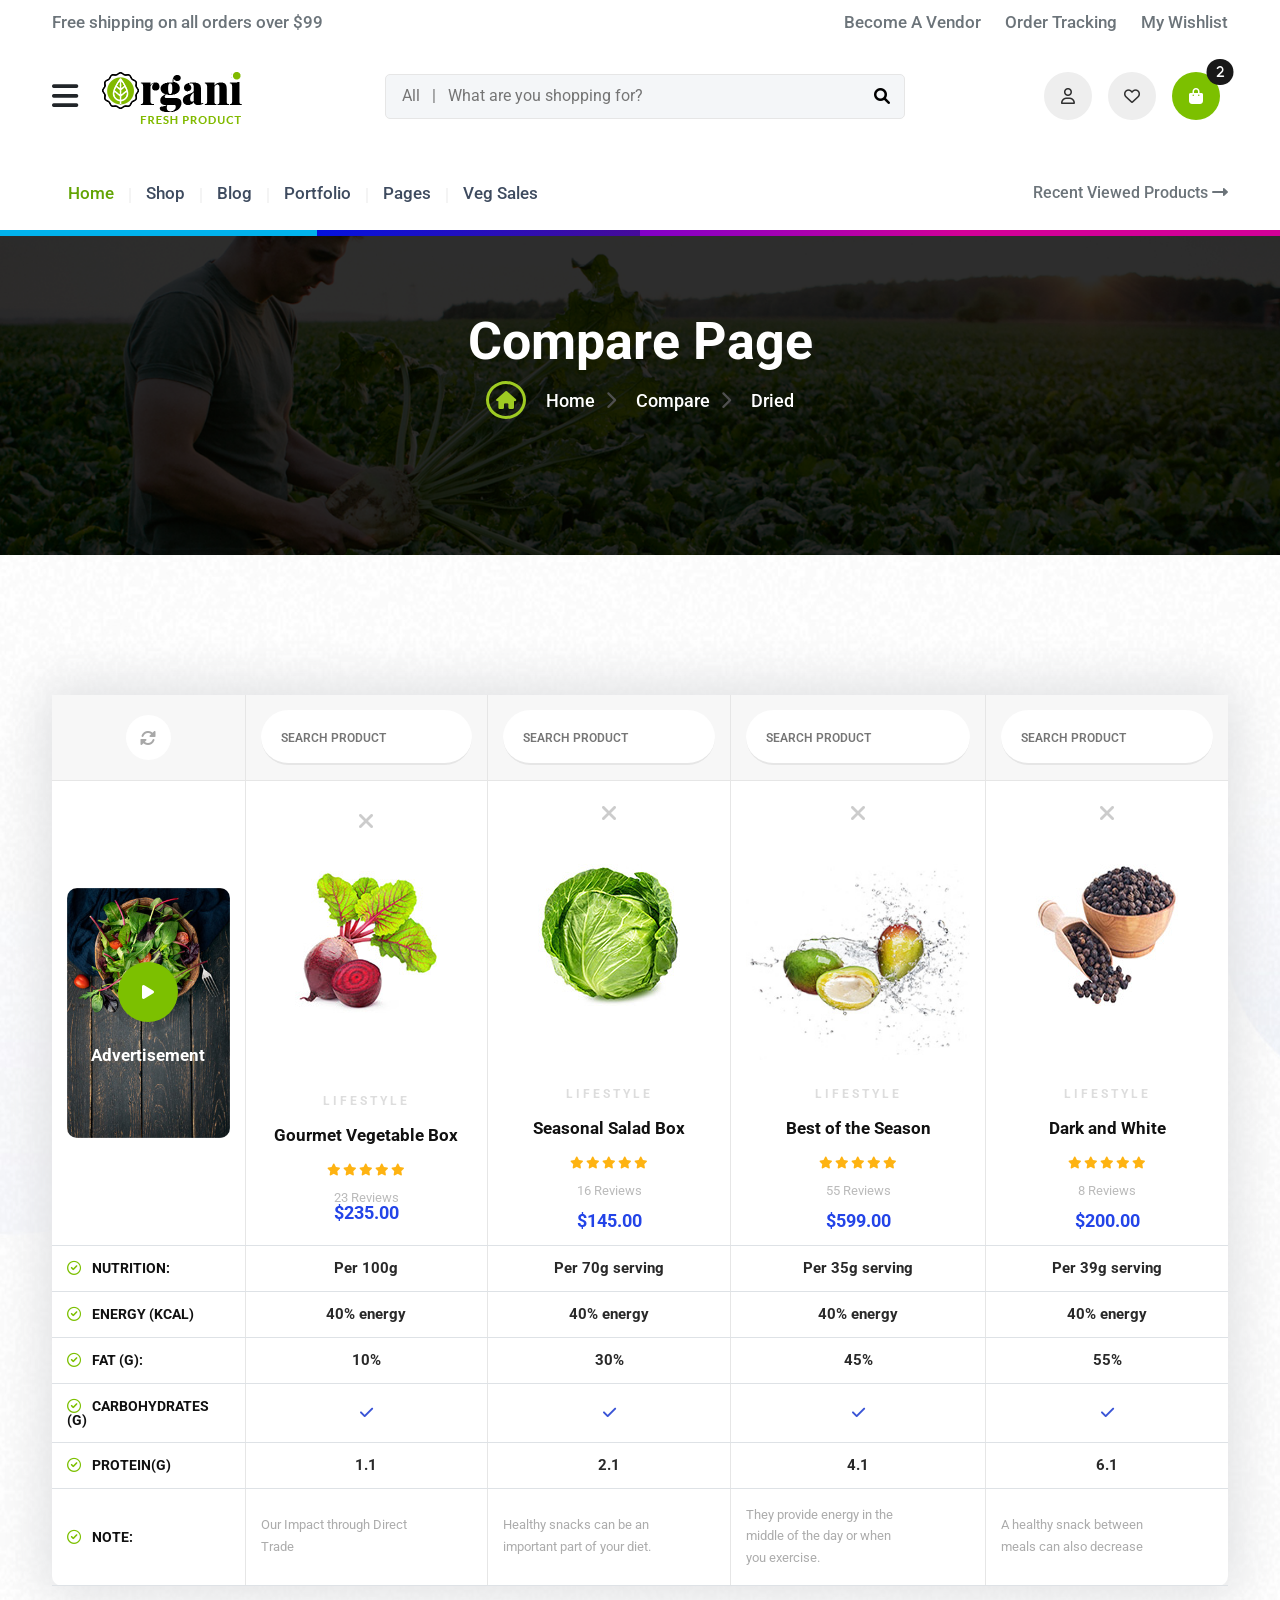
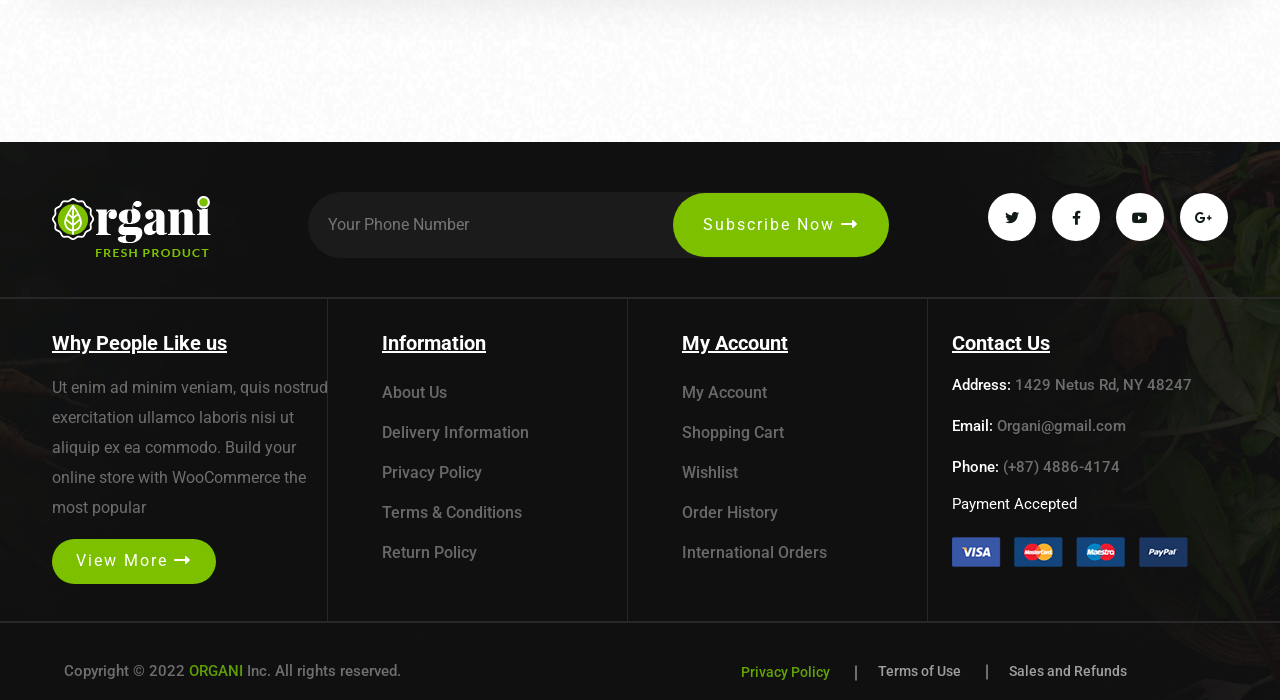
<file: Organi.WebUI/wwwroot/organic-html/compare.html>
<!DOCTYPE html>
<html lang="en">

<head>
    <meta charset="UTF-8">
    <meta http-equiv="X-UA-Compatible" content="IE=edge">
    <meta name="viewport" content="width=device-width, initial-scale=1.0">
    <title>Compare - Organic - Food E-commerce HTML Template</title>
    <!-- favicon icon -->
    <link rel="shortcut icon" href="assets/images/icons/favicon.ico" type="image/x-icon">

    <!-- Include fontAwesome cdn -->
    <link rel="stylesheet" href="https://cdnjs.cloudflare.com/ajax/libs/font-awesome/6.0.0-beta3/css/all.min.css"
        integrity="sha512-Fo3rlrZj/k7ujTnHg4CGR2D7kSs0v4LLanw2qksYuRlEzO+tcaEPQogQ0KaoGN26/zrn20ImR1DfuLWnOo7aBA=="
        crossorigin="anonymous" referrerpolicy="no-referrer" />

    <!-- Include google fonts -->
    <link rel="preconnect" href="https://fonts.googleapis.com">
    <link rel="preconnect" href="https://fonts.gstatic.com" crossorigin>
    <link
        href="https://fonts.googleapis.com/css2?family=Montserrat:wght@400;500;600;700;800;900&family=Roboto:wght@400;500;700;900&display=swap"
        rel="stylesheet">

    <!-- Include bootstrap CSS -->
    <link rel="stylesheet" href="assets/css/bootstrap.min.css">

    <!-- Include aos CSS -->
    <link rel="stylesheet" href="assets/css/aos.css">

    <!-- Include magnific-popup CSS -->
    <link rel="stylesheet" href="assets/css/magnific-popup.css">

    <!-- Include nice-select CSS -->
    <link rel="stylesheet" href="assets/css/nice-select.css">

    <!-- Include slick-theme CSS -->
    <link rel="stylesheet" href="assets/css/slick-theme.css">

    <!-- Include slick CSS -->
    <link rel="stylesheet" href="assets/css/slick.css">

    <!-- Include stylesheet CSS -->
    <link rel="stylesheet" href="assets/css/style.css">

</head>

<body>
    <!-- body wrap start -->
    <div class="body-wrap overflow-hidden">
        <!-- back-to-top start -->
        <div class="backtotop">
            <a href="#!" class="scroll">
                <i class="far fa-arrow-up fw-bold"></i>
            </a>
        </div>
        <!-- back-to-top end -->

        <!-- header section start -->
        <header class="about_header position-relative">
            <!-- top header start -->
            <div class="top_header_main position-relative bg-white">
                <div class="container d-none d-md-block">
                    <div class="header_top d-flex align-items-center justify-content-between">
                        <div class="header_top_content d-flex pt-2">
                            <span class="shipping">Free shipping on all orders over $99</span>
                        </div>
                        <div class="header_top_cont d-flex align-items-center pt-2">
                            <a href="vendor.html"><span class="vendor me-4">Become A Vendor</span></a>
                            <a href="#"><span class="Order me-4">Order Tracking</span></a>
                            <a href="#"><span class="wish">My Wishlist</span></a>
                        </div>
                    </div>
                </div>
                <!-- top header end -->

                <!-- top inner navbar start -->
                <div class="top_inner_main">
                    <div class="top_inner_wrap">
                        <div class="container">
                            <div
                                class="top_inner_content about_inner_cont d-flex justify-content-between align-items-center py-3">
                                <div class="top_inner_logo d-flex justify-content-between align-items-center">
                                    <a class="drop_bars text-dark me-4" href="#!" data-bs-toggle="offcanvas"
                                        data-bs-target="#offcanvasScrolling" aria-controls="offcanvasScrolling"
                                        aria-expanded="false" aria-label="Toggle navigation">
                                        <i class="fas fa-bars"></i>
                                    </a>
                                    <a href="index.html">
                                        <img src="assets/images/logo/logo.png" alt="image_not_found">
                                    </a>
                                </div>
                                <div class="top_inner_searchbar about_search position-relative d-none d-lg-block">
                                    <input class="py-2 px-3 name=" search" type="search"
                                        placeholder="All   |   What are you shopping for?">
                                    <span><i class="fas fa-search position-absolute"></i></span>
                                </div>
                                <div class="main_search_btn3 d-block d-lg-none ms-auto me-3" data-bs-toggle="collapse"
                                    data-bs-target="#main_search_collapse" aria-expanded="false"
                                    aria-controls="main_search_collapse">
                                    <span><i class="fas fa-search position-absolute search_icon"></i></span>
                                    <span><i class="fas fa-times search_close"></i></span>
                                </div>
                                <div class="navbar_user me-2">
                                    <div class="navbar_user_icon">
                                        <ul class="list-unstyled d-flex mb-0">
                                            <li class="pe-3 position-relative">
                                                <a href="#collapseExample" data-bs-toggle="collapse"
                                                    href="#collapseExample" role="button" aria-expanded="false"
                                                    aria-controls="collapseExample"><i class="far fa-user"
                                                        data-toggle="collapse" role="button"
                                                        data-target="#use_deropdown" aria-expanded="false"
                                                        aria-controls="use_deropdown"></i>
                                                </a>
                                                <!-- user profile start -->
                                                <div id="collapseExample" class="collapse_dropdown collapse">
                                                    <div class="dropdown_content">
                                                        <div class="profile_info clearfix">
                                                            <div class="user_thumbnail">
                                                                <img src="assets/images/meta/meta1.png"
                                                                    alt="image_not_found">
                                                            </div>
                                                            <div class="user_content">
                                                                <h4 class="user_name">Jone Doe</h4>
                                                                <span class="user_title">Seller</span>
                                                            </div>
                                                        </div>
                                                        <ul class="settings_options ul_li_block clearfix">
                                                            <li><a href="#!"><i class="fas fa-user-circle"></i>
                                                                    Profile</a></li>
                                                            <li><a href="#!"><i class="fas fa-user-cog"></i>
                                                                    Settings</a></li>
                                                            <li><a href="#!"><i class="fas fa-sign-out-alt"></i>
                                                                    Logout</a></li>
                                                        </ul>
                                                    </div>
                                                </div>
                                            </li>
                                            <li class="pe-3"><a href="#!"><i class="far fa-heart"></i></a></li>
                                            <li><a href="#!"><i class="fas fa-shopping-bag position-relative"
                                                        data-bs-toggle="offcanvas" data-bs-target="#offcanvasRight"
                                                        aria-controls="offcanvasRight"><span
                                                            class="position-absolute top-0 start-100 translate-middle badge rounded-pill bg-danger">2</span></i></a>
                                            </li>
                                        </ul>
                                    </div>
                                </div>
                            </div>
                            <!-- mobile menubar start -->
                            <div class="offcanvas offcanvas-start" data-bs-scroll="true" data-bs-backdrop="false"
                                tabindex="-1" id="offcanvasScrolling" aria-labelledby="offcanvasScrollingLabel">
                                <div class="offcanvas-header">
                                    <button type="button" class="btn-close mobile_menu_close text-reset"
                                        data-bs-dismiss="offcanvas" aria-label="Close"></button>
                                </div>
                                <div class="offcanvas-body">
                                    <ul class="navbar-nav main_menu_list m-auto">
                                        <li class="nav-item pe-4 dropdown">
                                            <a class="nav-link active" aria-current="page" href="#" id="home_submenu"
                                                role="button" data-bs-toggle="dropdown" aria-expanded="false">Home</a>
                                            <div class="dropdown-menu" aria-labelledby="home_submenu">
                                                <div class="sidebar_nav_item">
                                                    <ul class="list-unstyled">
                                                        <li>
                                                            <a href="index.html">Home V.1</a>
                                                        </li>
                                                        <li>
                                                            <a href="index-2.html">Home V.2</a>
                                                        </li>
                                                        <li>
                                                            <a href="index-3.html">Home V.3</a>
                                                        </li>
                                                        <li>
                                                            <a href="index-4.html">Home V.4</a>
                                                        </li>
                                                    </ul>
                                                </div>
                                            </div>
                                        </li>
                                        <li class="nav-item pe-4 dropdown">
                                            <a class="nav-link" href="#" id="shop_submenu" role="button"
                                                data-bs-toggle="dropdown" aria-expanded="false">Shop</a>
                                            <div class="dropdown-menu" aria-labelledby="shop_submenu">
                                                <div class="sidebar_nav_item">
                                                    <ul class="list-unstyled">
                                                        <li>
                                                            <a href="shop-list-sidebar.html">Shop Sidebar</a>
                                                        </li>
                                                        <li>
                                                            <a href="shop-list.html">Shop List</a>
                                                        </li>
                                                    </ul>
                                                </div>
                                            </div>
                                        </li>
                                        <li class="nav-item pe-4 dropdown">
                                            <a class="nav-link" href="#" id="blog_submenu" role="button"
                                                data-bs-toggle="dropdown" aria-expanded="false">Blog</a>
                                            <div class="dropdown-menu" aria-labelledby="blog_submenu">
                                                <div class="sidebar_nav_item">
                                                    <ul class="list-unstyled">
                                                        <li>
                                                            <a href="blog-details.html">Blog Details</a>
                                                        </li>
                                                        <li>
                                                            <a href="blog-grid.html">Blog Grid</a>
                                                        </li>
                                                        <li>
                                                            <a href="blog-list.html">Blog List</a>
                                                        </li>
                                                    </ul>
                                                </div>
                                            </div>
                                        </li>
                                        <li class="nav-item pe-5">
                                            <a class="nav-link" href="#!">Portfolio</a>
                                        </li>
                                        <li class="nav-item pe-4 dropdown">
                                            <a class="nav-link" href="#" id="page_submenu" role="button"
                                                data-bs-toggle="dropdown" aria-expanded="false">Pages</a>
                                            <div class="dropdown-menu" aria-labelledby="page_submenu">
                                                <div class="sidebar_nav_item">
                                                    <ul class="list-unstyled">
                                                        <li>
                                                            <a href="cart.html">Cart Page</a>
                                                        </li>
                                                        <li>
                                                            <a href="faqs.html">Faqs Page</a>
                                                        </li>
                                                        <li>
                                                            <a href="about-us.html">About Us V.1</a>
                                                        </li>
                                                        <li>
                                                            <a href="about-us-2.html">About Us V.2</a>
                                                        </li>
                                                        <li>
                                                            <a href="vendor.html">Vendor Page</a>
                                                        </li>
                                                        <li>
                                                            <a href="vendor-profile.html">Vendor Profile</a>
                                                        </li>
                                                        <li>
                                                            <a href="vendor-dashboard.html">Vendor Dashboard</a>
                                                        </li>
                                                        <li>
                                                            <a href="product-detail.html">Product Details V.1</a>
                                                        </li>
                                                        <li>
                                                            <a href="product-detail-2.html">Product Details V.2</a>
                                                        </li>
                                                    </ul>
                                                </div>
                                            </div>
                                        </li>
                                        <li class="nav-item pe-4 dropdown">
                                            <a class="nav-link" href="#" id="contact_submenu" role="button"
                                                data-bs-toggle="dropdown" aria-expanded="false">Contacts</a>
                                            <div class="dropdown-menu" aria-labelledby="contact_submenu">
                                                <div class="sidebar_nav_item">
                                                    <ul class="list-unstyled">
                                                        <li>
                                                            <a href="contact-us.html">Contact Us</a>
                                                        </li>
                                                    </ul>
                                                </div>
                                            </div>
                                        </li>
                                    </ul>
                                </div>

                            </div>
                        </div>
                    </div>
                    <!-- collapse search - start -->
                    <div class="main_search_collapse collapse" id="main_search_collapse">
                        <div class="main_search_form position-relative card">
                            <div class="container">
                                <form action="#">
                                    <div class="form_item position-relative">
                                        <input type="search" class="form-control rounded-pill py-3" name="search"
                                            placeholder="Search Your Product...">
                                        <button type="submit" class="submit_btn"><i class="fas fa-search"></i></button>
                                    </div>
                                </form>
                            </div>
                        </div>
                    </div>
                    <!-- collapse search - end -->
                </div>
                <!-- top inner navbar end -->

                <!-- bottom header start -->
                <div class="header_bottom_main header_border position-relative d-none d-lg-block">
                    <div class="container">
                        <nav class="navbar navbar-expand-lg navbar-light">
                            <button class="navbar-toggler" type="button" data-bs-toggle="collapse"
                                data-bs-target="#navbarSupportedContent" aria-controls="navbarSupportedContent"
                                aria-expanded="false" aria-label="Toggle navigation">
                                <span class="navbar-toggler-icon"></span>
                            </button>
                            <div class="collapse navbar-collapse" id="navbarSupportedContent">
                                <ul class="navbar-nav main_menu_list navbar_4 after_navbar">
                                    <li class="nav-item nav_item_has_child px-2 dropdown">
                                        <a class="nav-link active" aria-current="page" href="#" id="home_submenu"
                                            role="button" data-bs-toggle="dropdown" aria-expanded="false">Home</a>
                                        <div class="nav_item_submenu dropdown-menu" aria-labelledby="home_submenu"
                                            style="background-image: url(assets/images/mega/mega3.png)">
                                            <div class="nav_submenu_cont">
                                                <h4>All Home Pages</h4>
                                                <ul class="list-unstyled ms-3">
                                                    <li>
                                                        <a href="index.html">Home V.1</a>
                                                    </li>
                                                    <li>
                                                        <a href="index-2.html">Home V.2</a>
                                                    </li>
                                                    <li>
                                                        <a href="index-3.html">Home V.3</a>
                                                    </li>
                                                    <li>
                                                        <a href="index-4.html">Home V.4</a>
                                                    </li>
                                                    <li>
                                                        <a href="#">Home V.5</a>
                                                    </li>
                                                    <li>
                                                        <a href="#">Home V.6</a>
                                                    </li>
                                                </ul>
                                            </div>
                                        </div>
                                    </li>
                                    <li class="nav-item nav_item_has_child px-2 dropdown">
                                        <a class="nav-link" href="#" id="shop_submenu" role="button"
                                            data-bs-toggle="dropdown" aria-expanded="false">Shop</a>
                                        <div class="nav_item_submenu dropdown-menu" aria-labelledby="shop_submenu"
                                            style="background-image: url(assets/images/mega/mega3.png)">
                                            <div class="nav_submenu_cont">
                                                <h4>All Shop Pages</h4>
                                                <ul class="list-unstyled ms-3">
                                                    <li>
                                                        <a href="shop-list-sidebar.html">
                                                            <span class="item_title text-start">Shop Sidebar</span>
                                                        </a>
                                                    </li>
                                                    <li>
                                                        <a href="shop-list.html">
                                                            <span class="item_title text-start">Shop List</span>
                                                        </a>
                                                    </li>
                                                    <li>
                                                        <a href="#">
                                                            <span class="item_title text-start">Shop List 3</span>
                                                        </a>
                                                    </li>
                                                    <li>
                                                        <a href="#">
                                                            <span class="item_title text-start">Shop List 4</span>
                                                        </a>
                                                    </li>
                                                    <li>
                                                        <a href="#">
                                                            <span class="item_title text-start">Shop List 5</span>
                                                        </a>
                                                    </li>
                                                    <li>
                                                        <a href="#">
                                                            <span class="item_title text-start">Shop List 6</span>
                                                        </a>
                                                    </li>
                                                </ul>
                                            </div>
                                        </div>
                                    </li>
                                    <li class="nav-item nav_item_has_child px-2 dropdown">
                                        <a class="nav-link" href="#" id="blog_submenu" role="button"
                                            data-bs-toggle="dropdown" aria-expanded="false">Blog</a>
                                        <div class="nav_item_submenu dropdown-menu" aria-labelledby="blog_submenu"
                                            style="background-image: url(assets/images/mega/mega3.png)">
                                            <div class="nav_submenu_cont">
                                                <h4>All Blog Pages</h4>
                                                <ul class="list-unstyled ms-3">
                                                    <li>
                                                        <a href="blog-details.html">Blog Details</a>
                                                    </li>
                                                    <li>
                                                        <a href="blog-grid.html">Blog Grid</a>
                                                    </li>
                                                    <li>
                                                        <a href="blog-list.html">Blog List 1</a>
                                                    </li>
                                                    <li>
                                                        <a href="#">Blog List 2</a>
                                                    </li>
                                                    <li>
                                                        <a href="#">Blog List 3</a>
                                                    </li>
                                                    <li>
                                                        <a href="#">Blog List 4</a>
                                                    </li>
                                                </ul>
                                            </div>
                                        </div>
                                    </li>
                                    <li class="nav-item nav_item_has_child px-2">
                                        <a class="nav-link" href="#!">Portfolio</a>
                                    </li>
                                    <li class="nav-item nav_item_has_child px-2 dropdown">
                                        <a class="nav-link" href="#" id="page_submenu" role="button"
                                            data-bs-toggle="dropdown" aria-expanded="false">Pages</a>
                                        <div class="nav_item_megamenu dropdown-menu" aria-labelledby="page_submenu">
                                            <div class="container p-0">
                                                <div class="row">
                                                    <div class="col-lg-4">
                                                        <div class="mega_thumb_area position-relative"
                                                            style="background-image: url(assets/images/sales/sale1.png);">
                                                            <div class="thumb_text">
                                                                <h2>
                                                                    <font>100%</font> Pure <br> Natural Vegetable
                                                                </h2>
                                                                <span>Fresh Vegetables Sale 30% Off</span>
                                                                <a href="#"><button type="button"
                                                                        class="btn custom_btn rounded-pill text-white mt-3">View
                                                                        More</button></a>
                                                            </div>
                                                        </div>
                                                    </div>
                                                    <div class="col-lg-4">
                                                        <div class="mega_item_area ms-5 my-4 position-relative">
                                                            <h4>All Inner Page</h4>
                                                            <ul class="list-unstyled">
                                                                <li>
                                                                    <a href="cart.html">Cart Page</a>
                                                                </li>
                                                                <li>
                                                                    <a href="faqs.html">Faqs Page</a>
                                                                </li>
                                                                <li>
                                                                    <a href="about-us.html">About Us V.1</a>
                                                                </li>
                                                                <li>
                                                                    <a href="about-us-2.html">About Us V.2</a>
                                                                </li>
                                                                <li>
                                                                    <a href="checkout.html">Checkout Page</a>
                                                                </li>
                                                                <li>
                                                                    <a href="compare.html">Compare Page</a>
                                                                </li>
                                                            </ul>
                                                            <div class="mega_item_thumb1 position-absolute">
                                                                <img src="assets/images/mega/mega1.png"
                                                                    alt="image_not_found">
                                                            </div>
                                                        </div>
                                                    </div>
                                                    <div class="col-lg-4">
                                                        <div class="mega_item_area my-4 position-relative">
                                                            <h4>All Inner Page </h4>
                                                            <ul class="list-unstyled">
                                                                <li>
                                                                    <a href="vendor.html">
                                                                        <span class="item_title text-start">Vendor
                                                                            Page</span>
                                                                    </a>
                                                                </li>
                                                                <li>
                                                                    <a href="vendor-profile.html">
                                                                        <span class="item_title text-start">Vendor
                                                                            Profile</span>
                                                                    </a>
                                                                </li>
                                                                <li>
                                                                    <a href="vendor-dashboard.html">
                                                                        <span class="item_title text-start">Vendor
                                                                            Dashboard</span>
                                                                    </a>
                                                                </li>
                                                                <li>
                                                                    <a href="product-detail.html">
                                                                        <span class="item_title text-start">Product
                                                                            Details V.1</span>
                                                                    </a>
                                                                </li>
                                                                <li>
                                                                    <a href="product-detail-2.html">
                                                                        <span class="item_title text-start">Product
                                                                            Details V.2</span>
                                                                    </a>
                                                                </li>
                                                            </ul>
                                                            <div class="mega_item_thumb2 position-absolute">
                                                                <img src="assets/images/mega/mega2.png"
                                                                    alt="image_not_found">
                                                            </div>
                                                        </div>
                                                    </div>
                                                </div>
                                            </div>
                                        </div>
                                    </li>
                                    <li class="nav-item nav_item_has_child px-2">
                                        <a class="nav-link" href="#!">Veg Sales</a>
                                    </li>
                                </ul>
                            </div>
                            <!-- recent view -->
                            <a href="#staticBackdrop" data-bs-toggle="modal">
                                <span class="recent_view">Recent Viewed Products <i
                                        class="fas fa-long-arrow-alt-right"></i></span>
                            </a>
                        </nav>
                    </div>
                </div>
        </header>

        <!-- main body start -->
        <main>

            <!-- sidebar section start -->
            <section class="sidebar_section">
                <div class="sidebar_content_wrap">
                    <div class="container">
                        <div class="row">
                            <div class="offcanvas offcanvas-end" tabindex="-1" id="offcanvasRight"
                                aria-labelledby="offcanvasRightLabel">
                                <div class="offcanvas-header align-items-center">
                                    <h5 class="mb-0">Organic Products</h5>
                                    <button type="button" class="btn-close text-reset text-end"
                                        data-bs-dismiss="offcanvas" aria-label="Close"></button>
                                </div>
                                <div class="offcanvas-body">
                                    <div class="prdc_ctg_product_content mt-1 d-flex align-items-center">
                                        <div
                                            class="prdc_ctg_product_img d-flex justify-content-center align-items-center me-3">
                                            <img src="assets/images/category/cat6.png" alt="image_not_found">
                                        </div>
                                        <div class="prdc_ctg_product_text">
                                            <div class="prdc_ctg_product_title my-2">
                                                <h5>Organic Cabbage</h5>
                                            </div>
                                            <div class="prdc_ctg_product_price mt-1 product_price">
                                                <span class="sale_price pe-1">$50.00</span>
                                                <del>$70.00</del>
                                            </div>
                                        </div>
                                    </div>
                                    <div class="prdc_ctg_product_content mt-1 d-flex align-items-center">
                                        <div
                                            class="prdc_ctg_product_img d-flex justify-content-center align-items-center me-3">
                                            <img src="assets/images/category/cat7.png" alt="image_not_found">
                                        </div>
                                        <div class="prdc_ctg_product_text">
                                            <div class="prdc_ctg_product_title my-2">
                                                <h5>Organic Cabbage</h5>
                                            </div>
                                            <div class="prdc_ctg_product_price mt-1 product_price">
                                                <span class="sale_price pe-1">$40.00</span>
                                                <del>$60.00</del>
                                            </div>
                                        </div>
                                    </div>
                                    <div class="prdc_ctg_product_content mt-1 d-flex align-items-center">
                                        <div
                                            class="prdc_ctg_product_img d-flex justify-content-center align-items-center me-3">
                                            <img src="assets/images/category/cat8.png" alt="image_not_found">
                                        </div>
                                        <div class="prdc_ctg_product_text">
                                            <div class="prdc_ctg_product_title my-2">
                                                <h5>Organic Cabbage</h5>
                                            </div>
                                            <div class="prdc_ctg_product_price mt-1 product_price">
                                                <span class="sale_price pe-1">$70.00</span>
                                                <del>$90.00</del>
                                            </div>
                                        </div>
                                    </div>
                                    <div class="total_price">
                                        <ul class="ul_li_block mb_30 clearfix">
                                            <li>
                                                <span>Subtotal:</span>
                                                <span>$215</span>
                                            </li>
                                            <li>
                                                <span>Vat 5%:</span>
                                                <span>$10.75</span>
                                            </li>
                                            <li>
                                                <span>Discount 15%:</span>
                                                <span>- $32.25</span>
                                            </li>
                                            <li>
                                                <span>Total:</span>
                                                <span>$191.8875</span>
                                            </li>
                                        </ul>
                                    </div>
                                    <div class="sidebar_btns">
                                        <ul class="btns_group ul_li_block clearfix">
                                            <li><a href="cart.html">View Cart</a></li>
                                            <li><a href="checkout.html">Checkout</a></li>
                                        </ul>
                                    </div>
                                </div>
                            </div>
                        </div>
                    </div>
                </div>
            </section>
            <!-- sidebar section end -->

            <!-- Breadcrumb section start -->
            <section class="breadcrumb_sec_1 position-relative">
                <div class="breadcrumb_wrap sec_space_mid_small"
                    style="background-image: url(assets/images/breadcrumb/breadcrumb1.png);">
                    <div class="breadcrumb_cont text-center">
                        <div class="breadcrumb_title">
                            <h2 class="text-white">Compare Page</h2>
                        </div>
                        <ul
                            class="list-unstyled breadcrumb_item d-flex justify-content-center align-items-center text-white">
                            <li><a href="index.html"><i class="fas fa-home active"></i>Home</a></li>
                            <li><i class="fas fa-chevron-right"></i>Compare</li>
                            <li><i class="fas fa-chevron-right"></i>Dried</li>
                        </ul>
                    </div>
                </div>
            </section>
            <!-- Breadcrumb section end -->

            <!-- compare section start -->
            <section class="compare_section sec_ptb_140 clearfix"
                style="background-image: url(assets/images/compare/compare-bg.jpg);" data-aos="fade-up"
                data-aos-duration="2000">
                <div class="container">
                    <div class="compare_content_wrap">
                        <form action="#">
                            <table class="table text-center">
                                <thead>
                                    <tr>
                                        <th>
                                            <button type="button" class="reload_btn"><i
                                                    class="fas fa-sync-alt"></i></button>
                                        </th>
                                        <th>
                                            <div class="form_item mb-0">
                                                <input type="search" name="search" placeholder="SEARCH PRODUCT">
                                            </div>
                                        </th>
                                        <th>
                                            <div class="form_item mb-0">
                                                <input type="search" name="search" placeholder="SEARCH PRODUCT">
                                            </div>
                                        </th>
                                        <th>
                                            <div class="form_item mb-0">
                                                <input type="search" name="search" placeholder="SEARCH PRODUCT">
                                            </div>
                                        </th>
                                        <th>
                                            <div class="form_item mb-0">
                                                <input type="search" name="search" placeholder="SEARCH PRODUCT">
                                            </div>
                                        </th>
                                    </tr>
                                </thead>
                                <tbody>
                                    <tr>
                                        <td>
                                            <div class="add_banner">
                                                <img src="assets/images/compare/compare-5.jpg" alt="image_not_found">
                                                <div class="item_content text-center">
                                                    <a class="video_btn" href="#!"><i class="fas fa-play"></i></a>
                                                    <h3 class="item_title mb-0 text-white">Advertisement</h3>
                                                </div>
                                            </div>
                                        </td>
                                        <td>
                                            <button type="button" class="remove_btn"><i
                                                    class="fas fa-times"></i></button>
                                            <div class="product_image">
                                                <img src="assets/images/compare/compare-1.jpg" alt="image_not_found">
                                            </div>
                                            <div class="product_content">
                                                <span class="item_category text-uppercase">Lifestyle</span>
                                                <h3 class="item_title">Gourmet Vegetable Box</h3>
                                                <ul class="rating_star2 ul_li_center clearfix">
                                                    <li><i class="fas fa-star"></i></li>
                                                    <li><i class="fas fa-star"></i></li>
                                                    <li><i class="fas fa-star"></i></li>
                                                    <li><i class="fas fa-star"></i></li>
                                                    <li><i class="fas fa-star"></i></li>
                                                </ul>
                                                <span class="review_text mb_20">23 Reviews</span>
                                                <span class="price_text">$235.00</span>
                                            </div>
                                        </td>
                                        <td>
                                            <button type="button" class="remove_btn"><i
                                                    class="fas fa-times"></i></button>
                                            <div class="product_image">
                                                <img src="assets/images/compare/compare-2.jpg" alt="image_not_found">
                                            </div>
                                            <div class="product_content">
                                                <span class="item_category text-uppercase">Lifestyle</span>
                                                <h3 class="item_title">Seasonal Salad Box</h3>
                                                <ul class="rating_star2 ul_li_center clearfix">
                                                    <li><i class="fas fa-star"></i></li>
                                                    <li><i class="fas fa-star"></i></li>
                                                    <li><i class="fas fa-star"></i></li>
                                                    <li><i class="fas fa-star"></i></li>
                                                    <li><i class="fas fa-star"></i></li>
                                                </ul>
                                                <span class="review_text mb_15">16 Reviews</span>
                                                <span class="price_text">$145.00</span>
                                            </div>
                                        </td>
                                        <td>
                                            <button type="button" class="remove_btn"><i
                                                    class="fas fa-times"></i></button>
                                            <div class="product_image">
                                                <img src="assets/images/compare/compare-3.jpg" alt="image_not_found">
                                            </div>
                                            <div class="product_content">
                                                <span class="item_category text-uppercase">Lifestyle</span>
                                                <h3 class="item_title">Best of the Season</h3>
                                                <ul class="rating_star2 ul_li_center clearfix">
                                                    <li><i class="fas fa-star"></i></li>
                                                    <li><i class="fas fa-star"></i></li>
                                                    <li><i class="fas fa-star"></i></li>
                                                    <li><i class="fas fa-star"></i></li>
                                                    <li><i class="fas fa-star"></i></li>
                                                </ul>
                                                <span class="review_text mb_15">55 Reviews</span>
                                                <span class="price_text">$599.00</span>
                                            </div>
                                        </td>
                                        <td>
                                            <button type="button" class="remove_btn"><i
                                                    class="fas fa-times"></i></button>
                                            <div class="product_image">
                                                <img src="assets/images/compare/compare-4.jpg" alt="image_not_found">
                                            </div>
                                            <div class="product_content">
                                                <span class="item_category text-uppercase">Lifestyle</span>
                                                <h3 class="item_title">Dark and White</h3>
                                                <ul class="rating_star2 ul_li_center clearfix">
                                                    <li><i class="fas fa-star"></i></li>
                                                    <li><i class="fas fa-star"></i></li>
                                                    <li><i class="fas fa-star"></i></li>
                                                    <li><i class="fas fa-star"></i></li>
                                                    <li><i class="fas fa-star"></i></li>
                                                </ul>
                                                <span class="review_text mb_15">8 Reviews</span>
                                                <span class="price_text">$200.00</span>
                                            </div>
                                        </td>
                                    </tr>
                                    <tr>
                                        <td class="text-start"><span class="equipment_title text-uppercase"><i
                                                    class="fa-regular fa-circle-check mr-1 check_icon2"></i>
                                                nutrition:</span></td>
                                        <td><span>Per 100g</span></td>
                                        <td><span>Per 70g serving</span></td>
                                        <td><span>Per 35g serving</span></td>
                                        <td><span>Per 39g serving</span></td>
                                    </tr>
                                    <tr>
                                        <td class="text-start"><span class="equipment_title text-uppercase"><i
                                                    class="fa-regular fa-circle-check mr-1 check_icon2"></i> energy
                                                (kcal)</span></td>
                                        <td><span>40% energy</span></td>
                                        <td><span>40% energy</span></td>
                                        <td><span>40% energy</span></td>
                                        <td><span>40% energy</span></td>
                                    </tr>
                                    <tr>
                                        <td class="text-start"><span class="equipment_title text-uppercase"><i
                                                    class="fa-regular fa-circle-check mr-1 check_icon2"></i> fat
                                                (g):</span></td>
                                        <td><span>10%</span></td>
                                        <td><span>30%</span></td>
                                        <td><span>45%</span></td>
                                        <td><span>55%</span></td>
                                    </tr>
                                    <tr>
                                        <td class="text-start"><span class="equipment_title text-uppercase"><i
                                                    class="fa-regular fa-circle-check mr-1 check_icon2"></i>
                                                Carbohydrates (g)</span></td>
                                        <td><span class="check_icon"><i class="fas fa-check"></i></span></td>
                                        <td><span class="check_icon"><i class="fas fa-check"></i></span></td>
                                        <td><span class="check_icon"><i class="fas fa-check"></i></span></td>
                                        <td><span class="check_icon"><i class="fas fa-check"></i></span></td>
                                    </tr>
                                    <tr>
                                        <td class="text-start"><span class="equipment_title text-uppercase"><i
                                                    class="fa-regular fa-circle-check mr-1 check_icon2"></i>
                                                protein(g)</span></td>
                                        <td><span>1.1</span></td>
                                        <td><span>2.1</span></td>
                                        <td><span>4.1</span></td>
                                        <td><span>6.1</span></td>
                                    </tr>
                                    <tr>
                                        <td class="text-start"><span class="equipment_title text-uppercase"><i
                                                    class="fa-regular fa-circle-check mr-1 check_icon2"></i>
                                                note:</span></td>
                                        <td class="text-start">
                                            <p>
                                                Our Impact through Direct Trade
                                            </p>
                                        </td>
                                        <td class="text-start">
                                            <p>
                                                Healthy snacks can be an important part of your diet.
                                            </p>
                                        </td>
                                        <td class="text-start">
                                            <p>
                                                They provide energy in the middle of the day or when you exercise.
                                            </p>
                                        </td>
                                        <td class="text-start">
                                            <p>
                                                A healthy snack between meals can also decrease
                                            </p>
                                        </td>
                                    </tr>
                                </tbody>
                            </table>
                        </form>
                    </div>
                </div>
            </section>
            <!-- compare section end -->


        </main>
        <!-- main body end -->

        <!-- footer section start -->
        <footer class="footer_section position-relative">
            <div class="footer_section_wrap sec_top_space_50"
                style="background-image: url(assets/images/footer/footer.png)">
                <div class="container">
                    <div
                        class="footer_top_content d-flex flex-column flex-lg-row justify-content-between align-items-center">
                        <div class="footer_top_logo">
                            <a href="about-us.html"><img src="assets/images/logo/logo2.png" alt="image_not_found"></a>
                        </div>
                        <div class="footer_top_subs position-relative">
                            <input class="rounded-pill" type="search" name="search" placeholder="Your Phone Number">
                            <a href="#!"><button type="button"
                                    class="btn custom_btn rounded-pill text-white position-absolute">Subscribe Now <i
                                        class="fas fa-long-arrow-alt-right"></i></button></a>
                        </div>
                        <div class="footer_top_social">
                            <ul class="list-unstyled d-flex justify-content-end">
                                <li class="me-3"><a href="#!"><i class="fab fa-twitter"></i></a></li>
                                <li class="me-3"><a href="#!"><i class="fab fa-facebook-f"></i></a></li>
                                <li class="me-3"><a href="#!"><i class="fab fa-youtube"></i></a></li>
                                <li><a href="#!"><i class="fab fa-google-plus-g"></i></a></li>
                            </ul>
                        </div>
                    </div>
                    <div class="footer_inner_content sec_space_xs_70">
                        <div class="footer_inner_content_wrap">
                            <div class="row">
                                <div class="col-md-6 col-lg-3">
                                    <div class="footer_inner_choose_content">
                                        <div class="footer_inner_choose_title">
                                            <h4>
                                                <a href="#!" class="text-white">Why People Like us</a>
                                            </h4>
                                        </div>
                                        <div class="footer_inner_choose_desc pt-2">
                                            <p>Ut enim ad minim veniam, quis nostrud exercitation ullamco laboris nisi
                                                ut aliquip ex ea
                                                commodo. Build your online store with WooCommerce the most popular </p>
                                        </div>
                                        <div class="footer_inner_choose">
                                            <a href="#!"><button type="button"
                                                    class="btn custom_btn rounded-pill px-4 text-white">View More <i
                                                        class="fas fa-long-arrow-alt-right"></i></button></a>
                                        </div>
                                    </div>
                                </div>
                                <div class="col-md-6 col-lg-3">
                                    <div class="footer_inner_info_content">
                                        <div class="footer_inner_info_title">
                                            <h4>
                                                <a href="#!" class="text-white">Information</a>
                                            </h4>
                                        </div>
                                        <div class="footer_inner_info_item pt-2">
                                            <ul class="list-unstyled">
                                                <li><a href="#!">About Us</a></li>
                                                <li><a href="#!">Delivery Information</a></li>
                                                <li><a href="#!">Privacy Policy</a></li>
                                                <li><a href="#!">Terms & Conditions</a></li>
                                                <li><a href="#!">Return Policy</a></li>
                                            </ul>
                                        </div>
                                    </div>
                                </div>
                                <div class="col-md-6 col-lg-3">
                                    <div class="footer_inner_acct_content">
                                        <div class="footer_inner_acct_title">
                                            <h4>
                                                <a href="#!" class="text-white">My Account</a>
                                            </h4>
                                        </div>
                                        <div class="footer_inner_acct_item pt-2">
                                            <ul class="list-unstyled">
                                                <li><a href="#!">My Account</a></li>
                                                <li><a href="#!">Shopping Cart</a></li>
                                                <li><a href="#!">Wishlist</a></li>
                                                <li><a href="#!">Order History</a></li>
                                                <li><a href="#!">International Orders</a></li>
                                            </ul>
                                        </div>
                                    </div>
                                </div>
                                <div class="col-md-6 col-lg-3">
                                    <div class="footer_inner_cotc_content">
                                        <div class="footer_inner_ctc_title">
                                            <h4>
                                                <a href="#!" class="text-white">Contact Us</a>
                                            </h4>
                                        </div>
                                        <div class="footer_inner_ctc_info pt-2 text-white">
                                            <p>Address: <font>1429 Netus Rd, NY 48247</font>
                                            </p>
                                            <p>Email: <font>Organi@gmail.com</font>
                                            </p>
                                            <p>Phone: <font>(+87) 4886-4174</font>
                                            </p>
                                            <div class="footer_inner_payment_ctc">
                                                <div class="footer_inner_payment_title">
                                                    <h5 class="text-white">Payment Accepted</h5>
                                                </div>
                                                <div class="footer_inner_payment_thumb pt-3">
                                                    <a href="#!"><img src="assets/images/payment/payment.png"
                                                            alt="image_not_found"></a>
                                                </div>
                                            </div>
                                        </div>
                                    </div>
                                </div>
                            </div>
                        </div>
                    </div>
                    <div class="footer_bootom_content">
                        <div class="footer_bootom_wrap">
                            <div class="container">
                                <div class="row">
                                    <div class="col-md-6">
                                        <div class="footer_bootom_copyright">
                                            <p>Copyright © 2022 <font>ORGANI</font> Inc. All rights reserved.</p>
                                        </div>
                                    </div>
                                    <div class="col-md-6">
                                        <div
                                            class="footer_bootom_privicy_cont d-flex justify-content-center align-items-center">
                                            <div class="footer_bootom_privicy pe-5">
                                                <a href="#!">
                                                    <p class="priv position-relative">Privacy Policy</p>
                                                </a>
                                            </div>
                                            <div class="footer_bootom_terms pe-5">
                                                <p class="position-relative">Terms of Use</p>
                                            </div>
                                            <div class="footer_bootom_refunds">
                                                <p>Sales and Refunds</p>
                                            </div>
                                        </div>
                                    </div>
                                </div>
                            </div>
                        </div>
                    </div>
                </div>
            </div>
        </footer>
        <!-- footer section end -->

        <!-- view recently products start -->

        <div class="modal fade recent_product" id="staticBackdrop" data-bs-backdrop="static" data-bs-keyboard="false"
            tabindex="-1" aria-labelledby="staticBackdropLabel" aria-hidden="true">
            <div class="modal-dialog modal-dialog-centered">
                <div class="modal-content">
                    <div class="modal-header">
                        <h2 class="recent_product_title">Recent Products</h2>
                        <button type="button" class="btn-close" data-bs-dismiss="modal" aria-label="Close"></button>
                    </div>
                    <div class="modal-body">
                        <div class="container">
                            <div class="row g-2">
                                <div class="col-sm-6 col-lg-4">
                                    <div class="product_layout_1 overflow-hidden position-relative">
                                        <div class="product_layout_content bg-white position-relative">
                                            <div class="product_image_wrap">
                                                <a class="product_image d-flex justify-content-center align-items-center"
                                                    href="product-detail.html">
                                                    <img src="assets/images/product/product9.png" alt="image_not_found">
                                                </a>
                                                <ul class="product_badge_group ul_li_block">
                                                    <li><span
                                                            class="product_badge badge_meats position-absolute rounded-pill text-uppercase">Meats</span>
                                                    </li>
                                                    <li><span
                                                            class="product_badge badge_discount position-absolute rounded-pill">-27%</span>
                                                    </li>
                                                </ul>
                                                <ul class="product_action_btns ul_li_block d-flex">
                                                    <li><a class="tooltips" data-placement="top" title="Search Product"
                                                            href="#!"><i class="fas fa-search"></i></a></li>
                                                    <li><a class="tooltips" data-placement="top" title="Add To Cart"
                                                            href="#product_quick_view" data-bs-toggle="modal"><i
                                                                class="fas fa-shopping-bag"></i></a></li>
                                                </ul>
                                            </div>
                                            <div class="rating_wrap d-flex">
                                                <ul class="rating_star ul_li">
                                                    <li class="active"><i class="fas fa-star"></i></li>
                                                    <li class="active"><i class="fas fa-star"></i></li>
                                                    <li class="active"><i class="fas fa-star"></i></li>
                                                    <li class="active"><i class="fas fa-star"></i></li>
                                                    <li><i class="far fa-star"></i></li>
                                                </ul>
                                                <span class="shop_review_text">( 4.0 )</span>
                                            </div>
                                            <div class="product_content">
                                                <h3 class="product_title">
                                                    <a href="product-detail.html">Organic Cabbage</a>
                                                </h3>
                                                <div class="product_price">
                                                    <span class="sale_price pe-1">$50.00</span>
                                                    <del>$65.00</del>
                                                </div>
                                            </div>
                                        </div>
                                    </div>
                                </div>
                                <div class="col-sm-6 col-lg-4">
                                    <div class="product_layout_1 overflow-hidden position-relative">
                                        <div class="product_layout_content bg-white position-relative">
                                            <div class="product_image_wrap">
                                                <a class="product_image d-flex justify-content-center align-items-center"
                                                    href="product-detail.html">
                                                    <img src="assets/images/product/product10.png"
                                                        alt="image_not_found">
                                                </a>
                                                <ul class="product_badge_group ul_li_block">
                                                    <li><span
                                                            class="product_badge badge_meats position-absolute rounded-pill text-uppercase">Meats</span>
                                                    </li>
                                                    <li><span
                                                            class="product_badge badge_discount position-absolute rounded-pill">-27%</span>
                                                    </li>
                                                </ul>
                                                <ul class="product_action_btns ul_li_block d-flex">
                                                    <li><a class="tooltips" data-placement="top" title="Search Product"
                                                            href="#!"><i class="fas fa-search"></i></a></li>
                                                    <li><a class="tooltips" data-placement="top" title="Add To Cart"
                                                            href="#product_quick_view" data-bs-toggle="modal"><i
                                                                class="fas fa-shopping-bag"></i></a></li>
                                                </ul>
                                            </div>
                                            <div class="rating_wrap d-flex">
                                                <ul class="rating_star ul_li">
                                                    <li class="active"><i class="fas fa-star"></i></li>
                                                    <li class="active"><i class="fas fa-star"></i></li>
                                                    <li class="active"><i class="fas fa-star"></i></li>
                                                    <li class="active"><i class="fas fa-star"></i></li>
                                                    <li><i class="far fa-star"></i></li>
                                                </ul>
                                                <span class="shop_review_text">( 4.0 )</span>
                                            </div>
                                            <div class="product_content">
                                                <h3 class="product_title">
                                                    <a href="product-detail.html">Organic Cabbage</a>
                                                </h3>
                                                <div class="product_price">
                                                    <span class="sale_price pe-1">$50.00</span>
                                                    <del>$65.00</del>
                                                </div>
                                            </div>
                                        </div>
                                    </div>
                                </div>
                                <div class="col-sm-6 col-lg-4">
                                    <div class="product_layout_1 overflow-hidden position-relative">
                                        <div class="product_layout_content bg-white position-relative">
                                            <div class="product_image_wrap">
                                                <a class="product_image d-flex justify-content-center align-items-center"
                                                    href="product-detail.html">
                                                    <img src="assets/images/product/product11.png"
                                                        alt="image_not_found">
                                                </a>
                                                <ul class="product_badge_group ul_li_block">
                                                    <li><span
                                                            class="product_badge badge_meats position-absolute rounded-pill text-uppercase">Meats</span>
                                                    </li>
                                                    <li><span
                                                            class="product_badge badge_discount position-absolute rounded-pill">-27%</span>
                                                    </li>
                                                </ul>
                                                <ul class="product_action_btns ul_li_block d-flex">
                                                    <li><a class="tooltips" data-placement="top" title="Search Product"
                                                            href="#!"><i class="fas fa-search"></i></a></li>
                                                    <li><a class="tooltips" data-placement="top" title="Add To Cart"
                                                            href="#product_quick_view" data-bs-toggle="modal"><i
                                                                class="fas fa-shopping-bag"></i></a></li>
                                                </ul>
                                            </div>
                                            <div class="rating_wrap d-flex">
                                                <ul class="rating_star ul_li">
                                                    <li class="active"><i class="fas fa-star"></i></li>
                                                    <li class="active"><i class="fas fa-star"></i></li>
                                                    <li class="active"><i class="fas fa-star"></i></li>
                                                    <li class="active"><i class="fas fa-star"></i></li>
                                                    <li><i class="far fa-star"></i></li>
                                                </ul>
                                                <span class="shop_review_text">( 4.0 )</span>
                                            </div>
                                            <div class="product_content">
                                                <h3 class="product_title">
                                                    <a href="product-detail.html">Organic Cabbage</a>
                                                </h3>
                                                <div class="product_price">
                                                    <span class="sale_price pe-1">$50.00</span>
                                                    <del>$65.00</del>
                                                </div>
                                            </div>
                                        </div>
                                    </div>
                                </div>
                                <div class="col-sm-6 col-lg-4">
                                    <div class="product_layout_1 overflow-hidden position-relative">
                                        <div class="product_layout_content bg-white position-relative">
                                            <div class="product_image_wrap">
                                                <a class="product_image d-flex justify-content-center align-items-center"
                                                    href="product-detail.html">
                                                    <img src="assets/images/product/product12.png"
                                                        alt="image_not_found">
                                                </a>
                                                <ul class="product_badge_group ul_li_block">
                                                    <li><span
                                                            class="product_badge badge_meats position-absolute rounded-pill text-uppercase">Meats</span>
                                                    </li>
                                                    <li><span
                                                            class="product_badge badge_discount position-absolute rounded-pill">-27%</span>
                                                    </li>
                                                </ul>
                                                <ul class="product_action_btns ul_li_block d-flex">
                                                    <li><a class="tooltips" data-placement="top" title="Search Product"
                                                            href="#!"><i class="fas fa-search"></i></a></li>
                                                    <li><a class="tooltips" data-placement="top" title="Add To Cart"
                                                            href="#product_quick_view" data-bs-toggle="modal"><i
                                                                class="fas fa-shopping-bag"></i></a></li>
                                                </ul>
                                            </div>
                                            <div class="rating_wrap d-flex">
                                                <ul class="rating_star ul_li">
                                                    <li class="active"><i class="fas fa-star"></i></li>
                                                    <li class="active"><i class="fas fa-star"></i></li>
                                                    <li class="active"><i class="fas fa-star"></i></li>
                                                    <li class="active"><i class="fas fa-star"></i></li>
                                                    <li><i class="far fa-star"></i></li>
                                                </ul>
                                                <span class="shop_review_text">( 4.0 )</span>
                                            </div>
                                            <div class="product_content">
                                                <h3 class="product_title">
                                                    <a href="product-detail.html">Organic Cabbage</a>
                                                </h3>
                                                <div class="product_price">
                                                    <span class="sale_price pe-1">$50.00</span>
                                                    <del>$65.00</del>
                                                </div>
                                            </div>
                                        </div>
                                    </div>
                                </div>
                                <div class="col-sm-6 col-lg-4">
                                    <div class="product_layout_1 overflow-hidden position-relative">
                                        <div class="product_layout_content bg-white position-relative">
                                            <div class="product_image_wrap">
                                                <a class="product_image d-flex justify-content-center align-items-center"
                                                    href="product-detail.html">
                                                    <img src="assets/images/product/product9.png" alt="image_not_found">
                                                </a>
                                                <ul class="product_badge_group ul_li_block">
                                                    <li><span
                                                            class="product_badge badge_meats position-absolute rounded-pill text-uppercase">Meats</span>
                                                    </li>
                                                    <li><span
                                                            class="product_badge badge_discount position-absolute rounded-pill">-27%</span>
                                                    </li>
                                                </ul>
                                                <ul class="product_action_btns ul_li_block d-flex">
                                                    <li><a class="tooltips" data-placement="top" title="Search Product"
                                                            href="#!"><i class="fas fa-search"></i></a></li>
                                                    <li><a class="tooltips" data-placement="top" title="Add To Cart"
                                                            href="#product_quick_view" data-bs-toggle="modal"><i
                                                                class="fas fa-shopping-bag"></i></a></li>
                                                </ul>
                                            </div>
                                            <div class="rating_wrap d-flex">
                                                <ul class="rating_star ul_li">
                                                    <li class="active"><i class="fas fa-star"></i></li>
                                                    <li class="active"><i class="fas fa-star"></i></li>
                                                    <li class="active"><i class="fas fa-star"></i></li>
                                                    <li class="active"><i class="fas fa-star"></i></li>
                                                    <li><i class="far fa-star"></i></li>
                                                </ul>
                                                <span class="shop_review_text">( 4.0 )</span>
                                            </div>
                                            <div class="product_content">
                                                <h3 class="product_title">
                                                    <a href="product-detail.html">Organic Cabbage</a>
                                                </h3>
                                                <div class="product_price">
                                                    <span class="sale_price pe-1">$50.00</span>
                                                    <del>$65.00</del>
                                                </div>
                                            </div>
                                        </div>
                                    </div>
                                </div>
                                <div class="col-sm-6 col-lg-4">
                                    <div class="product_layout_1 overflow-hidden position-relative">
                                        <div class="product_layout_content bg-white position-relative">
                                            <div class="product_image_wrap">
                                                <a class="product_image d-flex justify-content-center align-items-center"
                                                    href="product-detail.html">
                                                    <img src="assets/images/product/product10.png"
                                                        alt="image_not_found">
                                                </a>
                                                <ul class="product_badge_group ul_li_block">
                                                    <li><span
                                                            class="product_badge badge_meats position-absolute rounded-pill text-uppercase">Meats</span>
                                                    </li>
                                                    <li><span
                                                            class="product_badge badge_discount position-absolute rounded-pill">-27%</span>
                                                    </li>
                                                </ul>
                                                <ul class="product_action_btns ul_li_block d-flex">
                                                    <li><a class="tooltips" data-placement="top" title="Search Product"
                                                            href="#!"><i class="fas fa-search"></i></a></li>
                                                    <li><a class="tooltips" data-placement="top" title="Add To Cart"
                                                            href="#product_quick_view" data-bs-toggle="modal"><i
                                                                class="fas fa-shopping-bag"></i></a></li>
                                                </ul>
                                            </div>
                                            <div class="rating_wrap d-flex">
                                                <ul class="rating_star ul_li">
                                                    <li class="active"><i class="fas fa-star"></i></li>
                                                    <li class="active"><i class="fas fa-star"></i></li>
                                                    <li class="active"><i class="fas fa-star"></i></li>
                                                    <li class="active"><i class="fas fa-star"></i></li>
                                                    <li><i class="far fa-star"></i></li>
                                                </ul>
                                                <span class="shop_review_text">( 4.0 )</span>
                                            </div>
                                            <div class="product_content">
                                                <h3 class="product_title">
                                                    <a href="product-detail.html">Organic Cabbage</a>
                                                </h3>
                                                <div class="product_price">
                                                    <span class="sale_price pe-1">$50.00</span>
                                                    <del>$65.00</del>
                                                </div>
                                            </div>
                                        </div>
                                    </div>
                                </div>
                            </div>
                        </div>
                    </div>
                </div>
            </div>
        </div>

        <!-- view recently products end -->

        <!-- quick-view start -->

        <div class="modal fade quick_view" id="product_quick_view" tabindex="-1" aria-labelledby="exampleModalLabel"
            aria-hidden="true">
            <div class="modal-dialog modal-dialog-centered">
                <div class="modal-content position-relative">
                    <button type="button" class="btn-close position-absolute" data-bs-dismiss="modal"
                        aria-label="Close"><i class="fas fa-times"></i></button>
                    <div class="modal-body p-0">
                        <div class="container-fluid-full product10_wrap sec_space_small"
                            style="background-image: url(assets/images/backgrounds/bg17.png)">
                            <div class="row justify-content-center p-5">
                                <div class="col-lg-6">
                                    <div class="product10_thumb_content d-flex flex-column">
                                        <div class="product11_slide_item">
                                            <div
                                                class="d-flex justify-content-center align-items-center position-relative overflow-hidden">
                                                <img src="assets/images/product/product40.png" alt="image_not_found">
                                            </div>
                                            <div
                                                class="d-flex justify-content-center align-items-center position-relative overflow-hidden">
                                                <img src="assets/images/product/product40.png" alt="image_not_found">
                                            </div>
                                            <div
                                                class="d-flex justify-content-center align-items-center position-relative overflow-hidden">
                                                <img src="assets/images/product/product40.png" alt="image_not_found">
                                            </div>
                                        </div>

                                        <div class="product10_thumb_item product11_slide_thumb">
                                            <div class="thumb_item">
                                                <a href="#!"><img src="assets/images/product/product6.png"
                                                        alt="image_not_found"></a>
                                            </div>
                                            <div class="thumb_item">
                                                <a href="#!"><img src="assets/images/product/product8.png"
                                                        alt="image_not_found"></a>
                                            </div>
                                            <div class="thumb_item">
                                                <a href="#!"><img src="assets/images/product/product23.png"
                                                        alt="image_not_found"></a>
                                            </div>
                                            <div class="thumb_item">
                                                <a href="#!"><img src="assets/images/product/product6.png"
                                                        alt="image_not_found"></a>
                                            </div>
                                            <div class="thumb_item">
                                                <a href="#!"><img src="assets/images/product/product8.png"
                                                        alt="image_not_found"></a>
                                            </div>
                                            <div class="thumb_item">
                                                <a href="#!"><img src="assets/images/product/product23.png"
                                                        alt="image_not_found"></a>
                                            </div>
                                        </div>
                                    </div>
                                </div>
                                <div class="col-lg-6">
                                    <div class="rating_wrap d-flex justify-content-between">
                                        <div class="rating_review_cont d-flex d-flex align-items-center">
                                            <ul class="rating_star ul_li">
                                                <li class="active"><i class="fas fa-star"></i></li>
                                                <li class="active"><i class="fas fa-star"></i></li>
                                                <li class="active"><i class="fas fa-star"></i></li>
                                                <li class="active"><i class="fas fa-star"></i></li>
                                                <li><i class="far fa-star"></i></li>
                                            </ul>
                                            <a href="#!" class="review">Read 3 Reviews</a>
                                        </div>
                                        <div class="product_btn">
                                            <a href="#"><button type="button"
                                                    class="btn custom_btn rounded-pill px-4 text-white">Smoothies</button></a>
                                        </div>
                                    </div>
                                    <h2 class="product_detail_title">Good Organic Products</h2>
                                    <p class="product_detail_desc py-2">Morbi eget congue lectus. Donec eleifend
                                        ultricies urna et euismod. Sed consectetur tellus eget odio aliquet, vel
                                        vestibulum tellus sollicitudin. Morbi maximus metus eu eros tincidunt, vitae
                                        mollis ante imperdiet. Nulla imperdiet at mauris ut posuere. Nam at ultrices
                                        justo.</p>
                                    <div class="product10_quantity_btn_wrap d-flex align-items-center">
                                        <div class="quantity_input bg-white">
                                            <form action="#">
                                                <span class="input_number_decrement">–</span>
                                                <input class="input_number" value="2KG">
                                                <span class="input_number_increment">+</span>
                                            </form>
                                        </div>
                                        <a href="#"><button type="button"
                                                class="btn custom_btn rounded-pill ms-3 px-5 py-3 text-white">Order Now
                                                <i class="fas fa-long-arrow-alt-right"></i></button></a>
                                    </div>
                                    <div class="product_tags_wrap d-flex align-items-center mt-5">
                                        <h6 class="product_tags_title text-uppercase">tags:</h6>
                                        <div class="tags_item d-flex align-items-center">
                                            <a href="#!">T-shirt,</a>
                                            <a class="ms-1" href="#!">Clothes,</a>
                                            <a class="ms-1" href="#!">Fashion,</a>
                                            <a class="ms-1" href="#!">Shop</a>
                                        </div>
                                    </div>
                                    <div class="product_social_links d-flex align-items-center">
                                        <h6 class="product_social_title text-uppercase">share:</h6>
                                        <ul class="list-unstyled d-flex mb-0">
                                            <li><a href="#!"><i class="fab fa-facebook-f"></i></a></li>
                                            <li><a href="#!"><i class="fab fa-twitter"></i></a></li>
                                            <li><a href="#!"><i class="fab fa-google-plus-g"></i></a></li>
                                            <li><a href="#!"><i class="fab fa-pinterest-p"></i></a></li>
                                        </ul>
                                    </div>
                                </div>
                            </div>
                        </div>
                    </div>
                </div>
            </div>
        </div>

        <!-- quick-view end -->

    </div>
    <!-- body wrap end -->

    <!-- Include jquery js -->
    <script src="assets/js/jquery.min.js"></script>

    <!-- Include bootstrap-bundle js -->
    <script src="assets/js/bootstrap.bundle.min.js"></script>

    <!-- Include aos js -->
    <script src="assets/js/aos.js"></script>

    <!-- Include jquery-magnific-popup js -->
    <script src="assets/js/magnific-popup.min.js"></script>

    <!-- Include nice-select js -->
    <script src="assets/js/nice-select.min.js"></script>

    <!-- Include jquery-countdown js -->
    <script src="assets/js/countdown.min.js"></script>

    <!-- Include slick js -->
    <script src="assets/js/slick.min.js"></script>

    <!-- Include custom js -->
    <script src="assets/js/custom.js"></script>

</body>

</html>
</file>
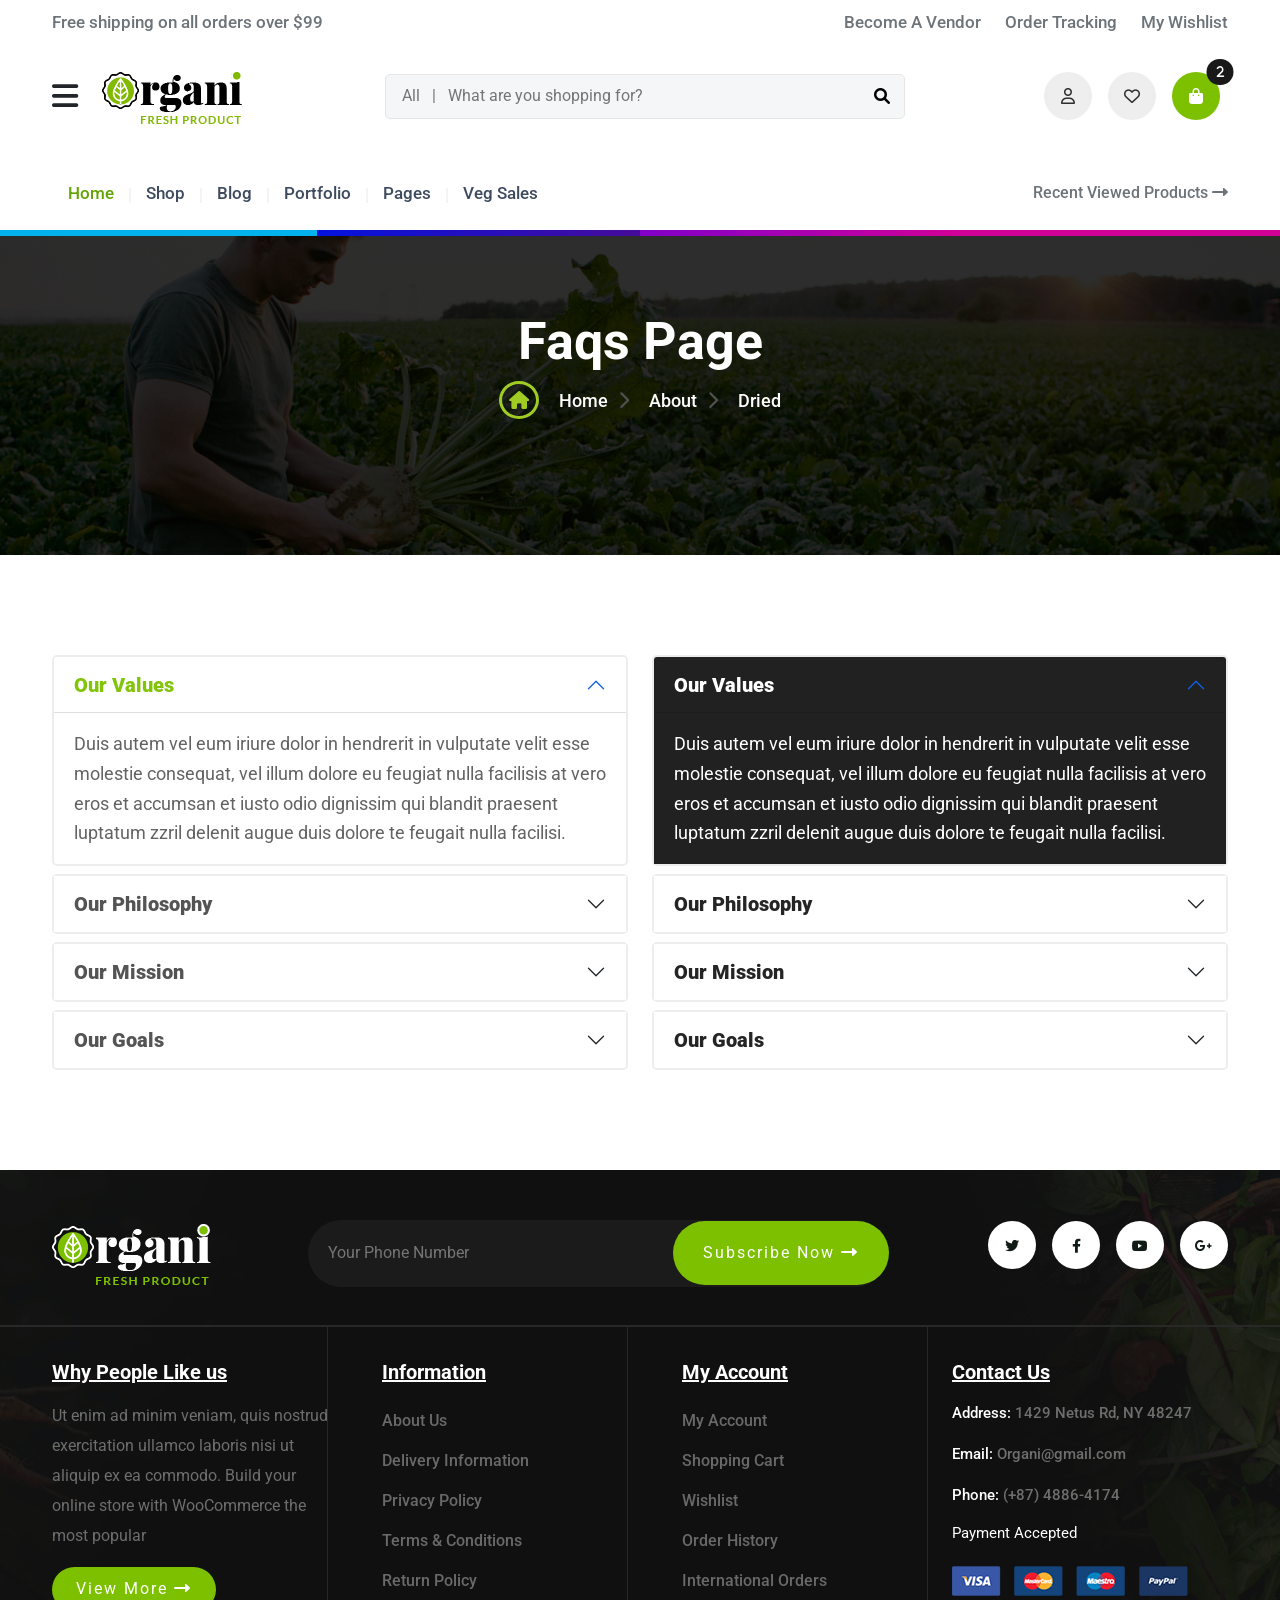
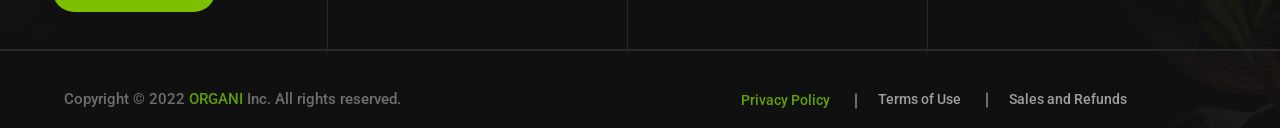
<file: Organi.WebUI/wwwroot/organic-html/faqs.html>
<!DOCTYPE html>
<html lang="en">

<head>
    <meta charset="UTF-8">
    <meta http-equiv="X-UA-Compatible" content="IE=edge">
    <meta name="viewport" content="width=device-width, initial-scale=1.0">
    <title>Faqs - Organic - Food E-commerce HTML Template</title>
    <!-- favicon icon -->
    <link rel="shortcut icon" href="assets/images/icons/favicon.ico" type="image/x-icon">

    <!-- Include fontawesome cdn -->
    <link rel="stylesheet" href="https://cdnjs.cloudflare.com/ajax/libs/font-awesome/6.0.0-beta3/css/all.min.css"
        integrity="sha512-Fo3rlrZj/k7ujTnHg4CGR2D7kSs0v4LLanw2qksYuRlEzO+tcaEPQogQ0KaoGN26/zrn20ImR1DfuLWnOo7aBA=="
        crossorigin="anonymous" referrerpolicy="no-referrer" />

    <!-- Include google fonts -->
    <link rel="preconnect" href="https://fonts.googleapis.com">
    <link rel="preconnect" href="https://fonts.gstatic.com" crossorigin>
    <link href="https://fonts.googleapis.com/css2?family=Montserrat:wght@400;500;600;700;800;900&family=Roboto:wght@400;500;700;900&display=swap"
        rel="stylesheet">

    <!-- Include bootstrap CSS -->
    <link rel="stylesheet" href="assets/css/bootstrap.min.css">

    <!-- Include aos CSS -->
    <link rel="stylesheet" href="assets/css/aos.css">

    <!-- Include magnific-popup CSS -->
    <link rel="stylesheet" href="assets/css/magnific-popup.css">

    <!-- Include nice-select CSS -->
    <link rel="stylesheet" href="assets/css/nice-select.css">

    <!-- Include slick-theme CSS -->
    <link rel="stylesheet" href="assets/css/slick-theme.css">

    <!-- Include slick CSS -->
    <link rel="stylesheet" href="assets/css/slick.css">

    <!-- Include stylesheet CSS -->
    <link rel="stylesheet" href="assets/css/style.css">

</head>

<body>
    <!-- body wrap start -->
    <div class="body-wrap overflow-hidden">
        <!-- back-to-top start -->
        <div class="backtotop">
            <a href="#!" class="scroll">
                <i class="far fa-arrow-up fw-bold"></i>
            </a>
        </div>
        <!-- back-to-top end -->

        <!-- header section start -->
        <header class="about_header position-relative">
            <!-- top header start -->
            <div class="top_header_main position-relative bg-white">
                <div class="container d-none d-md-block">
                    <div class="header_top d-flex align-items-center justify-content-between">
                        <div class="header_top_content d-flex pt-2">
                            <span class="shipping">Free shipping on all orders over $99</span>
                        </div>
                        <div class="header_top_cont d-flex align-items-center pt-2">
                            <a href="vendor.html"><span class="vendor me-4">Become A Vendor</span></a>
                            <a href="#"><span class="Order me-4">Order Tracking</span></a>
                            <a href="#"><span class="wish">My Wishlist</span></a>
                        </div>
                    </div>
                </div>
                <!-- top header end -->

                <!-- top inner navbar start -->
                <div class="top_inner_main">
                    <div class="top_inner_wrap">
                        <div class="container">
                            <div
                                class="top_inner_content about_inner_cont d-flex justify-content-between align-items-center py-3">
                                <div class="top_inner_logo d-flex justify-content-between align-items-center">
                                    <a class="drop_bars text-dark me-4" href="#!" data-bs-toggle="offcanvas"
                                        data-bs-target="#offcanvasScrolling" aria-controls="offcanvasScrolling"
                                        aria-expanded="false" aria-label="Toggle navigation">
                                        <i class="fas fa-bars"></i>
                                    </a>
                                    <a href="index.html">
                                        <img src="assets/images/logo/logo.png" alt="image_not_found">
                                    </a>
                                </div>
                                <div class="top_inner_searchbar about_search position-relative d-none d-lg-block">
                                    <input class="py-2 px-3 name=" search" type="search"
                                        placeholder="All   |   What are you shopping for?">
                                    <span><i class="fas fa-search position-absolute"></i></span>
                                </div>
                                <div class="main_search_btn3 d-block d-lg-none ms-auto me-3" data-bs-toggle="collapse"
                                    data-bs-target="#main_search_collapse" aria-expanded="false"
                                    aria-controls="main_search_collapse">
                                    <span><i class="fas fa-search position-absolute search_icon"></i></span>
                                    <span><i class="fas fa-times search_close"></i></span>
                                </div>
                                <div class="navbar_user me-2">
                                    <div class="navbar_user_icon">
                                        <ul class="list-unstyled d-flex mb-0">
                                            <li class="pe-3 position-relative">
                                                <a href="#collapseExample" data-bs-toggle="collapse"
                                                    href="#collapseExample" role="button" aria-expanded="false"
                                                    aria-controls="collapseExample"><i class="far fa-user"
                                                        data-toggle="collapse" role="button"
                                                        data-target="#use_deropdown" aria-expanded="false"
                                                        aria-controls="use_deropdown"></i>
                                                </a>
                                                <!-- user profile start -->
                                                <div id="collapseExample" class="collapse_dropdown collapse">
                                                    <div class="dropdown_content">
                                                        <div class="profile_info clearfix">
                                                            <div class="user_thumbnail">
                                                                <img src="assets/images/meta/meta1.png"
                                                                    alt="image_not_found">
                                                            </div>
                                                            <div class="user_content">
                                                                <h4 class="user_name">Jone Doe</h4>
                                                                <span class="user_title">Seller</span>
                                                            </div>
                                                        </div>
                                                        <ul class="settings_options ul_li_block clearfix">
                                                            <li><a href="#!"><i class="fas fa-user-circle"></i>
                                                                    Profile</a></li>
                                                            <li><a href="#!"><i class="fas fa-user-cog"></i>
                                                                    Settings</a></li>
                                                            <li><a href="#!"><i class="fas fa-sign-out-alt"></i>
                                                                    Logout</a></li>
                                                        </ul>
                                                    </div>
                                                </div>
                                            </li>
                                            <li class="pe-3"><a href="#!"><i class="far fa-heart"></i></a></li>
                                            <li><a href="#!"><i class="fas fa-shopping-bag position-relative"
                                                        data-bs-toggle="offcanvas" data-bs-target="#offcanvasRight"
                                                        aria-controls="offcanvasRight"><span
                                                            class="position-absolute top-0 start-100 translate-middle badge rounded-pill bg-danger">2</span></i></a>
                                            </li>
                                        </ul>
                                    </div>
                                </div>
                            </div>
                            <!-- mobile menubar start -->
                            <div class="offcanvas offcanvas-start" data-bs-scroll="true" data-bs-backdrop="false"
                                tabindex="-1" id="offcanvasScrolling" aria-labelledby="offcanvasScrollingLabel">
                                <div class="offcanvas-header">
                                    <button type="button" class="btn-close mobile_menu_close text-reset"
                                        data-bs-dismiss="offcanvas" aria-label="Close"></button>
                                </div>
                                <div class="offcanvas-body">
                                    <ul class="navbar-nav main_menu_list m-auto">
                                        <li class="nav-item pe-4 dropdown">
                                            <a class="nav-link active" aria-current="page" href="#" id="home_submenu"
                                                role="button" data-bs-toggle="dropdown" aria-expanded="false">Home</a>
                                            <div class="dropdown-menu" aria-labelledby="home_submenu">
                                                <div class="sidebar_nav_item">
                                                    <ul class="list-unstyled">
                                                        <li>
                                                            <a href="index.html">Home V.1</a>
                                                        </li>
                                                        <li>
                                                            <a href="index-2.html">Home V.2</a>
                                                        </li>
                                                        <li>
                                                            <a href="index-3.html">Home V.3</a>
                                                        </li>
                                                        <li>
                                                            <a href="index-4.html">Home V.4</a>
                                                        </li>
                                                    </ul>
                                                </div>
                                            </div>
                                        </li>
                                        <li class="nav-item pe-4 dropdown">
                                            <a class="nav-link" href="#" id="shop_submenu" role="button"
                                                data-bs-toggle="dropdown" aria-expanded="false">Shop</a>
                                            <div class="dropdown-menu" aria-labelledby="shop_submenu">
                                                <div class="sidebar_nav_item">
                                                    <ul class="list-unstyled">
                                                        <li>
                                                            <a href="shop-list-sidebar.html">Shop Sidebar</a>
                                                        </li>
                                                        <li>
                                                            <a href="shop-list.html">Shop List</a>
                                                        </li>
                                                    </ul>
                                                </div>
                                            </div>
                                        </li>
                                        <li class="nav-item pe-4 dropdown">
                                            <a class="nav-link" href="#" id="blog_submenu" role="button"
                                                data-bs-toggle="dropdown" aria-expanded="false">Blog</a>
                                            <div class="dropdown-menu" aria-labelledby="blog_submenu">
                                                <div class="sidebar_nav_item">
                                                    <ul class="list-unstyled">
                                                        <li>
                                                            <a href="blog-details.html">Blog Details</a>
                                                        </li>
                                                        <li>
                                                            <a href="blog-grid.html">Blog Grid</a>
                                                        </li>
                                                        <li>
                                                            <a href="blog-list.html">Blog List</a>
                                                        </li>
                                                    </ul>
                                                </div>
                                            </div>
                                        </li>
                                        <li class="nav-item pe-5">
                                            <a class="nav-link" href="#!">Portfolio</a>
                                        </li>
                                        <li class="nav-item pe-4 dropdown">
                                            <a class="nav-link" href="#" id="page_submenu" role="button"
                                                data-bs-toggle="dropdown" aria-expanded="false">Pages</a>
                                            <div class="dropdown-menu" aria-labelledby="page_submenu">
                                                <div class="sidebar_nav_item">
                                                    <ul class="list-unstyled">
                                                        <li>
                                                            <a href="cart.html">Cart Page</a>
                                                        </li>
                                                        <li>
                                                            <a href="faqs.html">Faqs Page</a>
                                                        </li>
                                                        <li>
                                                            <a href="about-us.html">About Us V.1</a>
                                                        </li>
                                                        <li>
                                                            <a href="about-us-2.html">About Us V.2</a>
                                                        </li>
                                                        <li>
                                                            <a href="vendor.html">Vendor Page</a>
                                                        </li>
                                                        <li>
                                                            <a href="vendor-profile.html">Vendor Profile</a>
                                                        </li>
                                                        <li>
                                                            <a href="vendor-dashboard.html">Vendor Dashboard</a>
                                                        </li>
                                                        <li>
                                                            <a href="product-detail.html">Product Details V.1</a>
                                                        </li>
                                                        <li>
                                                            <a href="product-detail-2.html">Product Details V.2</a>
                                                        </li>
                                                    </ul>
                                                </div>
                                            </div>
                                        </li>
                                        <li class="nav-item pe-4 dropdown">
                                            <a class="nav-link" href="#" id="contact_submenu" role="button"
                                                data-bs-toggle="dropdown" aria-expanded="false">Contacts</a>
                                            <div class="dropdown-menu" aria-labelledby="contact_submenu">
                                                <div class="sidebar_nav_item">
                                                    <ul class="list-unstyled">
                                                        <li>
                                                            <a href="contact-us.html">Contact Us</a>
                                                        </li>
                                                    </ul>
                                                </div>
                                            </div>
                                        </li>
                                    </ul>
                                </div>

                            </div>
                        </div>
                    </div>
                    <!-- collapse search - start -->
                    <div class="main_search_collapse collapse" id="main_search_collapse">
                        <div class="main_search_form position-relative card">
                            <div class="container">
                                <form action="#">
                                    <div class="form_item position-relative">
                                        <input type="search" class="form-control rounded-pill py-3" name="search"
                                            placeholder="Search Your Product...">
                                        <button type="submit" class="submit_btn"><i class="fas fa-search"></i></button>
                                    </div>
                                </form>
                            </div>
                        </div>
                    </div>
                    <!-- collapse search - end -->
                </div>
                <!-- top inner navbar end -->

                <!-- bottom header start -->
                <div class="header_bottom_main header_border position-relative d-none d-lg-block">
                    <div class="container">
                        <nav class="navbar navbar-expand-lg navbar-light">
                            <button class="navbar-toggler" type="button" data-bs-toggle="collapse"
                                data-bs-target="#navbarSupportedContent" aria-controls="navbarSupportedContent"
                                aria-expanded="false" aria-label="Toggle navigation">
                                <span class="navbar-toggler-icon"></span>
                            </button>
                            <div class="collapse navbar-collapse" id="navbarSupportedContent">
                                <ul class="navbar-nav navbar_4 main_menu_list after_navbar">
                                    <li class="nav-item nav_item_has_child px-2 dropdown">
                                        <a class="nav-link active" aria-current="page" href="#" id="home_submenu"
                                            role="button" data-bs-toggle="dropdown" aria-expanded="false">Home</a>
                                        <div class="nav_item_submenu dropdown-menu" aria-labelledby="home_submenu"
                                            style="background-image: url(assets/images/mega/mega3.png)">
                                            <div class="nav_submenu_cont">
                                                <h4>All Home Pages</h4>
                                                <ul class="list-unstyled ms-3">
                                                    <li>
                                                        <a href="index.html">Home V.1</a>
                                                    </li>
                                                    <li>
                                                        <a href="index-2.html">Home V.2</a>
                                                    </li>
                                                    <li>
                                                        <a href="index-3.html">Home V.3</a>
                                                    </li>
                                                    <li>
                                                        <a href="index-4.html">Home V.4</a>
                                                    </li>
                                                    <li>
                                                        <a href="#">Home V.5</a>
                                                    </li>
                                                    <li>
                                                        <a href="#">Home V.6</a>
                                                    </li>
                                                </ul>
                                            </div>
                                        </div>
                                    </li>
                                    <li class="nav-item nav_item_has_child px-2 dropdown">
                                        <a class="nav-link" href="#" id="shop_submenu" role="button"
                                            data-bs-toggle="dropdown" aria-expanded="false">Shop</a>
                                        <div class="nav_item_submenu dropdown-menu" aria-labelledby="shop_submenu"
                                            style="background-image: url(assets/images/mega/mega3.png)">
                                            <div class="nav_submenu_cont">
                                                <h4>All Shop Pages</h4>
                                                <ul class="list-unstyled ms-3">
                                                    <li>
                                                        <a href="shop-list-sidebar.html">
                                                            <span class="item_title text-start">Shop Sidebar</span>
                                                        </a>
                                                    </li>
                                                    <li>
                                                        <a href="shop-list.html">
                                                            <span class="item_title text-start">Shop List</span>
                                                        </a>
                                                    </li>
                                                    <li>
                                                        <a href="#">
                                                            <span class="item_title text-start">Shop List 3</span>
                                                        </a>
                                                    </li>
                                                    <li>
                                                        <a href="#">
                                                            <span class="item_title text-start">Shop List 4</span>
                                                        </a>
                                                    </li>
                                                    <li>
                                                        <a href="#">
                                                            <span class="item_title text-start">Shop List 5</span>
                                                        </a>
                                                    </li>
                                                    <li>
                                                        <a href="#">
                                                            <span class="item_title text-start">Shop List 6</span>
                                                        </a>
                                                    </li>
                                                </ul>
                                            </div>
                                        </div>
                                    </li>
                                    <li class="nav-item nav_item_has_child px-2 dropdown">
                                        <a class="nav-link" href="#" id="blog_submenu" role="button"
                                            data-bs-toggle="dropdown" aria-expanded="false">Blog</a>
                                        <div class="nav_item_submenu dropdown-menu" aria-labelledby="blog_submenu"
                                            style="background-image: url(assets/images/mega/mega3.png)">
                                            <div class="nav_submenu_cont">
                                                <h4>All Blog Pages</h4>
                                                <ul class="list-unstyled ms-3">
                                                    <li>
                                                        <a href="blog-details.html">Blog Details</a>
                                                    </li>
                                                    <li>
                                                        <a href="blog-grid.html">Blog Grid</a>
                                                    </li>
                                                    <li>
                                                        <a href="blog-list.html">Blog List 1</a>
                                                    </li>
                                                    <li>
                                                        <a href="#">Blog List 2</a>
                                                    </li>
                                                    <li>
                                                        <a href="#">Blog List 3</a>
                                                    </li>
                                                    <li>
                                                        <a href="#">Blog List 4</a>
                                                    </li>
                                                </ul>
                                            </div>
                                        </div>
                                    </li>
                                    <li class="nav-item nav_item_has_child px-2">
                                        <a class="nav-link" href="#!">Portfolio</a>
                                    </li>
                                    <li class="nav-item nav_item_has_child px-2 dropdown">
                                        <a class="nav-link" href="#" id="page_submenu" role="button"
                                            data-bs-toggle="dropdown" aria-expanded="false">Pages</a>
                                        <div class="nav_item_megamenu dropdown-menu" aria-labelledby="page_submenu">
                                            <div class="container p-0">
                                                <div class="row">
                                                    <div class="col-lg-4">
                                                        <div class="mega_thumb_area position-relative"
                                                            style="background-image: url(assets/images/sales/sale1.png);">
                                                            <div class="thumb_text">
                                                                <h2>
                                                                    <font>100%</font> Pure <br> Natural Vegetable
                                                                </h2>
                                                                <span>Fresh Vegetables Sale 30% Off</span>
                                                                <a href="#"><button type="button"
                                                                        class="btn custom_btn rounded-pill text-white mt-3">View
                                                                        More</button></a>
                                                            </div>
                                                        </div>
                                                    </div>
                                                    <div class="col-lg-4">
                                                        <div class="mega_item_area ms-5 my-4 position-relative">
                                                            <h4>All Inner Page</h4>
                                                            <ul class="list-unstyled">
                                                                <li>
                                                                    <a href="cart.html">Cart Page</a>
                                                                </li>
                                                                <li>
                                                                    <a href="faqs.html">Faqs Page</a>
                                                                </li>
                                                                <li>
                                                                    <a href="about-us.html">About Us V.1</a>
                                                                </li>
                                                                <li>
                                                                    <a href="about-us-2.html">About Us V.2</a>
                                                                </li>
                                                                <li>
                                                                    <a href="checkout.html">Checkout Page</a>
                                                                </li>
                                                                <li>
                                                                    <a href="compare.html">Compare Page</a>
                                                                </li>
                                                            </ul>
                                                            <div class="mega_item_thumb1 position-absolute">
                                                                <img src="assets/images/mega/mega1.png"
                                                                    alt="image_not_found">
                                                            </div>
                                                        </div>
                                                    </div>
                                                    <div class="col-lg-4">
                                                        <div class="mega_item_area my-4 position-relative">
                                                            <h4>All Inner Page </h4>
                                                            <ul class="list-unstyled">
                                                                <li>
                                                                    <a href="vendor.html">
                                                                        <span class="item_title text-start">Vendor
                                                                            Page</span>
                                                                    </a>
                                                                </li>
                                                                <li>
                                                                    <a href="vendor-profile.html">
                                                                        <span class="item_title text-start">Vendor
                                                                            Profile</span>
                                                                    </a>
                                                                </li>
                                                                <li>
                                                                    <a href="vendor-dashboard.html">
                                                                        <span class="item_title text-start">Vendor
                                                                            Dashboard</span>
                                                                    </a>
                                                                </li>
                                                                <li>
                                                                    <a href="product-detail.html">
                                                                        <span class="item_title text-start">Product
                                                                            Details V.1</span>
                                                                    </a>
                                                                </li>
                                                                <li>
                                                                    <a href="product-detail-2.html">
                                                                        <span class="item_title text-start">Product
                                                                            Details V.2</span>
                                                                    </a>
                                                                </li>
                                                            </ul>
                                                            <div class="mega_item_thumb2 position-absolute">
                                                                <img src="assets/images/mega/mega2.png"
                                                                    alt="image_not_found">
                                                            </div>
                                                        </div>
                                                    </div>
                                                </div>
                                            </div>
                                        </div>
                                    </li>
                                    <li class="nav-item nav_item_has_child px-2">
                                        <a class="nav-link" href="#!">Veg Sales</a>
                                    </li>
                                </ul>
                            </div>
                            <!-- recent view -->
                            <a href="#staticBackdrop" data-bs-toggle="modal">
                                <span class="recent_view">Recent Viewed Products <i
                                        class="fas fa-long-arrow-alt-right"></i></span>
                            </a>
                        </nav>
                    </div>
                </div>
        </header>

        <!-- main body start -->
        <main>

            <!-- sidebar section start -->
            <section class="sidebar_section">
                <div class="sidebar_content_wrap">
                    <div class="container">
                        <div class="row">
                            <div class="offcanvas offcanvas-end" tabindex="-1" id="offcanvasRight"
                                aria-labelledby="offcanvasRightLabel">
                                <div class="offcanvas-header align-items-center">
                                    <h5 class="mb-0">Organic Products</h5>
                                    <button type="button" class="btn-close text-reset text-end"
                                        data-bs-dismiss="offcanvas" aria-label="Close"></button>
                                </div>
                                <div class="offcanvas-body">
                                    <div class="prdc_ctg_product_content mt-1 d-flex align-items-center">
                                        <div
                                            class="prdc_ctg_product_img d-flex justify-content-center align-items-center me-3">
                                            <img src="assets/images/category/cat6.png" alt="image_not_found">
                                        </div>
                                        <div class="prdc_ctg_product_text">
                                            <div class="prdc_ctg_product_title my-2">
                                                <h5>Organic Cabbage</h5>
                                            </div>
                                            <div class="prdc_ctg_product_price mt-1 product_price">
                                                <span class="sale_price pe-1">$50.00</span>
                                                <del>$70.00</del>
                                            </div>
                                        </div>
                                    </div>
                                    <div class="prdc_ctg_product_content mt-1 d-flex align-items-center">
                                        <div
                                            class="prdc_ctg_product_img d-flex justify-content-center align-items-center me-3">
                                            <img src="assets/images/category/cat7.png" alt="image_not_found">
                                        </div>
                                        <div class="prdc_ctg_product_text">
                                            <div class="prdc_ctg_product_title my-2">
                                                <h5>Organic Cabbage</h5>
                                            </div>
                                            <div class="prdc_ctg_product_price mt-1 product_price">
                                                <span class="sale_price pe-1">$40.00</span>
                                                <del>$60.00</del>
                                            </div>
                                        </div>
                                    </div>
                                    <div class="prdc_ctg_product_content mt-1 d-flex align-items-center">
                                        <div
                                            class="prdc_ctg_product_img d-flex justify-content-center align-items-center me-3">
                                            <img src="assets/images/category/cat8.png" alt="image_not_found">
                                        </div>
                                        <div class="prdc_ctg_product_text">
                                            <div class="prdc_ctg_product_title my-2">
                                                <h5>Organic Cabbage</h5>
                                            </div>
                                            <div class="prdc_ctg_product_price mt-1 product_price">
                                                <span class="sale_price pe-1">$70.00</span>
                                                <del>$90.00</del>
                                            </div>
                                        </div>
                                    </div>
                                    <div class="total_price">
                                        <ul class="ul_li_block mb_30 clearfix">
                                            <li>
                                                <span>Subtotal:</span>
                                                <span>$215</span>
                                            </li>
                                            <li>
                                                <span>Vat 5%:</span>
                                                <span>$10.75</span>
                                            </li>
                                            <li>
                                                <span>Discount 15%:</span>
                                                <span>- $32.25</span>
                                            </li>
                                            <li>
                                                <span>Total:</span>
                                                <span>$191.8875</span>
                                            </li>
                                        </ul>
                                    </div>
                                    <div class="sidebar_btns">
                                        <ul class="btns_group ul_li_block clearfix">
                                            <li><a href="cart.html">View Cart</a></li>
                                            <li><a href="checkout.html">Checkout</a></li>
                                        </ul>
                                    </div>
                                </div>
                            </div>
                        </div>
                    </div>
                </div>
            </section>
            <!-- sidebar section end -->

            <!-- Breadcrumb section start -->
            <section class="breadcrumb_sec_1 position-relative">
                <div class="breadcrumb_wrap sec_space_mid_small"
                    style="background-image: url(assets/images/breadcrumb/breadcrumb1.png);">
                    <div class="breadcrumb_cont text-center">
                        <div class="breadcrumb_title">
                            <h2 class="text-white">Faqs Page</h2>
                        </div>
                        <ul
                            class="list-unstyled breadcrumb_item d-flex justify-content-center align-items-center text-white">
                            <li><a href="index.html"><i class="fas fa-home active"></i>Home</a></li>
                            <li><i class="fas fa-chevron-right"></i>About</li>
                            <li><i class="fas fa-chevron-right"></i>Dried</li>
                        </ul>
                    </div>
                </div>
            </section>
            <!-- Breadcrumb section end -->

            <!-- faqs section start -->
            <section class="faqs_section sec_space_small" data-aos="fade-up" data-aos-duration="2000">
                <div class="faqs_sec_wrap">
                    <div class="container">
                        <div class="row">
                            <div class="col-lg-6">
                                <div class="faqs_sec_cont1">
                                    <div class="accordion" id="accordionExample">
                                        <div class="accordion-item">
                                            <h2 class="accordion-header" id="headingOne">
                                                <button class="accordion-button" type="button" data-bs-toggle="collapse"
                                                    data-bs-target="#collapseOne" aria-expanded="true"
                                                    aria-controls="collapseOne">
                                                    Our Values
                                                </button>
                                            </h2>
                                            <div id="collapseOne" class="accordion-collapse collapse show"
                                                aria-labelledby="headingOne" data-bs-parent="#accordionExample">
                                                <div class="accordion-body">
                                                    Duis autem vel eum iriure dolor in hendrerit in vulputate velit esse
                                                    molestie consequat, vel illum dolore eu feugiat nulla facilisis at
                                                    vero eros et accumsan et iusto odio dignissim qui blandit praesent
                                                    luptatum zzril delenit augue duis dolore te feugait nulla facilisi.
                                                </div>
                                            </div>
                                        </div>
                                        <div class="accordion-item mt-2">
                                            <h2 class="accordion-header" id="headingTwo">
                                                <button class="accordion-button collapsed" type="button"
                                                    data-bs-toggle="collapse" data-bs-target="#collapseTwo"
                                                    aria-expanded="false" aria-controls="collapseTwo">
                                                    Our Philosophy
                                                </button>
                                            </h2>
                                            <div id="collapseTwo" class="accordion-collapse collapse"
                                                aria-labelledby="headingTwo" data-bs-parent="#accordionExample">
                                                <div class="accordion-body">
                                                    Duis autem vel eum iriure dolor in hendrerit in vulputate velit esse
                                                    molestie consequat, vel illum dolore eu feugiat nulla facilisis at
                                                    vero eros et accumsan et iusto odio dignissim qui blandit praesent
                                                    luptatum zzril delenit augue duis dolore te feugait nulla facilisi.
                                                </div>
                                            </div>
                                        </div>
                                        <div class="accordion-item mt-2">
                                            <h2 class="accordion-header" id="headingThree">
                                                <button class="accordion-button collapsed" type="button"
                                                    data-bs-toggle="collapse" data-bs-target="#collapseThree"
                                                    aria-expanded="false" aria-controls="collapseThree">
                                                    Our Mission
                                                </button>
                                            </h2>
                                            <div id="collapseThree" class="accordion-collapse collapse"
                                                aria-labelledby="headingThree" data-bs-parent="#accordionExample">
                                                <div class="accordion-body">
                                                    Duis autem vel eum iriure dolor in hendrerit in vulputate velit esse
                                                    molestie consequat, vel illum dolore eu feugiat nulla facilisis at
                                                    vero eros et accumsan et iusto odio dignissim qui blandit praesent
                                                    luptatum zzril delenit augue duis dolore te feugait nulla facilisi.
                                                </div>
                                            </div>
                                        </div>
                                        <div class="accordion-item mt-2">
                                            <h2 class="accordion-header" id="headingFour">
                                                <button class="accordion-button collapsed" type="button"
                                                    data-bs-toggle="collapse" data-bs-target="#collapseFour"
                                                    aria-expanded="false" aria-controls="collapseFour">
                                                    Our Goals
                                                </button>
                                            </h2>
                                            <div id="collapseFour" class="accordion-collapse collapse"
                                                aria-labelledby="headingFour" data-bs-parent="#accordionExample">
                                                <div class="accordion-body">
                                                    Duis autem vel eum iriure dolor in hendrerit in vulputate velit esse
                                                    molestie consequat, vel illum dolore eu feugiat nulla facilisis at
                                                    vero eros et accumsan et iusto odio dignissim qui blandit praesent
                                                    luptatum zzril delenit augue duis dolore te feugait nulla facilisi.
                                                </div>
                                            </div>
                                        </div>
                                    </div>
                                </div>
                            </div>
                            <div class="col-lg-6">
                                <div class="faqs_sec_cont2">
                                    <div class="accordion" id="accordionExample">
                                        <div class="accordion-item">
                                            <h2 class="accordion-header" id="headingFive">
                                                <button class="accordion-button" type="button" data-bs-toggle="collapse"
                                                    data-bs-target="#collapseFive" aria-expanded="true"
                                                    aria-controls="collapseFive">
                                                    Our Values
                                                </button>
                                            </h2>
                                            <div id="collapseFive" class="accordion-collapse collapse show"
                                                aria-labelledby="headingFive" data-bs-parent="#accordionExample">
                                                <div class="accordion-body">
                                                    Duis autem vel eum iriure dolor in hendrerit in vulputate velit esse
                                                    molestie consequat, vel illum dolore eu feugiat nulla facilisis at
                                                    vero eros et accumsan et iusto odio dignissim qui blandit praesent
                                                    luptatum zzril delenit augue duis dolore te feugait nulla facilisi.
                                                </div>
                                            </div>
                                        </div>
                                        <div class="accordion-item mt-2">
                                            <h2 class="accordion-header" id="headingSix">
                                                <button class="accordion-button collapsed" type="button"
                                                    data-bs-toggle="collapse" data-bs-target="#collapseSix"
                                                    aria-expanded="false" aria-controls="collapseSix">
                                                    Our Philosophy
                                                </button>
                                            </h2>
                                            <div id="collapseSix" class="accordion-collapse collapse"
                                                aria-labelledby="headingSix" data-bs-parent="#accordionExample">
                                                <div class="accordion-body">
                                                    Duis autem vel eum iriure dolor in hendrerit in vulputate velit esse
                                                    molestie consequat, vel illum dolore eu feugiat nulla facilisis at
                                                    vero eros et accumsan et iusto odio dignissim qui blandit praesent
                                                    luptatum zzril delenit augue duis dolore te feugait nulla facilisi.
                                                </div>
                                            </div>
                                        </div>
                                        <div class="accordion-item mt-2">
                                            <h2 class="accordion-header" id="headingSeven">
                                                <button class="accordion-button collapsed" type="button"
                                                    data-bs-toggle="collapse" data-bs-target="#collapseSeven"
                                                    aria-expanded="false" aria-controls="collapseSeven">
                                                    Our Mission
                                                </button>
                                            </h2>
                                            <div id="collapseSeven" class="accordion-collapse collapse"
                                                aria-labelledby="headingSeven" data-bs-parent="#accordionExample">
                                                <div class="accordion-body">
                                                    Duis autem vel eum iriure dolor in hendrerit in vulputate velit esse
                                                    molestie consequat, vel illum dolore eu feugiat nulla facilisis at
                                                    vero eros et accumsan et iusto odio dignissim qui blandit praesent
                                                    luptatum zzril delenit augue duis dolore te feugait nulla facilisi.
                                                </div>
                                            </div>
                                        </div>
                                        <div class="accordion-item mt-2">
                                            <h2 class="accordion-header" id="headingEight">
                                                <button class="accordion-button collapsed" type="button"
                                                    data-bs-toggle="collapse" data-bs-target="#collapseEight"
                                                    aria-expanded="false" aria-controls="collapseEight">
                                                    Our Goals
                                                </button>
                                            </h2>
                                            <div id="collapseEight" class="accordion-collapse collapse"
                                                aria-labelledby="headingEight" data-bs-parent="#accordionExample">
                                                <div class="accordion-body">
                                                    Duis autem vel eum iriure dolor in hendrerit in vulputate velit esse
                                                    molestie consequat, vel illum dolore eu feugiat nulla facilisis at
                                                    vero eros et accumsan et iusto odio dignissim qui blandit praesent
                                                    luptatum zzril delenit augue duis dolore te feugait nulla facilisi.
                                                </div>
                                            </div>
                                        </div>
                                    </div>
                                </div>
                            </div>
                        </div>
                    </div>
                </div>
            </section>
        </main>
        <!-- main body end -->

        <!-- footer section start -->
        <footer class="footer_section position-relative">
            <div class="footer_section_wrap sec_top_space_50"
                style="background-image: url(assets/images/footer/footer.png)">
                <div class="container">
                    <div
                        class="footer_top_content d-flex flex-column flex-lg-row justify-content-between align-items-center">
                        <div class="footer_top_logo">
                            <a href="faqs.html"><img src="assets/images/logo/logo2.png" alt="image_not_found"></a>
                        </div>
                        <div class="footer_top_subs position-relative">
                            <input class="rounded-pill" type="search" name="search" placeholder="Your Phone Number">
                            <a href="#!"><button type="button"
                                    class="btn custom_btn rounded-pill text-white position-absolute">Subscribe Now <i
                                        class="fas fa-long-arrow-alt-right"></i></button></a>
                        </div>
                        <div class="footer_top_social">
                            <ul class="list-unstyled d-flex justify-content-end">
                                <li class="me-3"><a href="#!"><i class="fab fa-twitter"></i></a></li>
                                <li class="me-3"><a href="#!"><i class="fab fa-facebook-f"></i></a></li>
                                <li class="me-3"><a href="#!"><i class="fab fa-youtube"></i></a></li>
                                <li><a href="#!"><i class="fab fa-google-plus-g"></i></a></li>
                            </ul>
                        </div>
                    </div>
                    <div class="footer_inner_content sec_space_xs_70">
                        <div class="footer_inner_content_wrap">
                            <div class="row">
                                <div class="col-md-6 col-lg-3">
                                    <div class="footer_inner_choose_content">
                                        <div class="footer_inner_choose_title">
                                            <h4>
                                                <a href="#!" class="text-white">Why People Like us</a>
                                            </h4>
                                        </div>
                                        <div class="footer_inner_choose_desc pt-2">
                                            <p>Ut enim ad minim veniam, quis nostrud exercitation ullamco laboris nisi
                                                ut aliquip ex ea
                                                commodo. Build your online store with WooCommerce the most popular </p>
                                        </div>
                                        <div class="footer_inner_choose">
                                            <a href="#!"><button type="button"
                                                    class="btn custom_btn rounded-pill px-4 text-white">View More <i
                                                        class="fas fa-long-arrow-alt-right"></i></button></a>
                                        </div>
                                    </div>
                                </div>
                                <div class="col-md-6 col-lg-3">
                                    <div class="footer_inner_info_content">
                                        <div class="footer_inner_info_title">
                                            <h4>
                                                <a href="#!" class="text-white">Information</a>
                                            </h4>
                                        </div>
                                        <div class="footer_inner_info_item pt-2">
                                            <ul class="list-unstyled">
                                                <li><a href="#!">About Us</a></li>
                                                <li><a href="#!">Delivery Information</a></li>
                                                <li><a href="#!">Privacy Policy</a></li>
                                                <li><a href="#!">Terms & Conditions</a></li>
                                                <li><a href="#!">Return Policy</a></li>
                                            </ul>
                                        </div>
                                    </div>
                                </div>
                                <div class="col-md-6 col-lg-3">
                                    <div class="footer_inner_acct_content">
                                        <div class="footer_inner_acct_title">
                                            <h4>
                                                <a href="#!" class="text-white">My Account</a>
                                            </h4>
                                        </div>
                                        <div class="footer_inner_acct_item pt-2">
                                            <ul class="list-unstyled">
                                                <li><a href="#!">My Account</a></li>
                                                <li><a href="#!">Shopping Cart</a></li>
                                                <li><a href="#!">Wishlist</a></li>
                                                <li><a href="#!">Order History</a></li>
                                                <li><a href="#!">International Orders</a></li>
                                            </ul>
                                        </div>
                                    </div>
                                </div>
                                <div class="col-md-6 col-lg-3">
                                    <div class="footer_inner_cotc_content">
                                        <div class="footer_inner_ctc_title">
                                            <h4>
                                                <a href="#!" class="text-white">Contact Us</a>
                                            </h4>
                                        </div>
                                        <div class="footer_inner_ctc_info pt-2 text-white">
                                            <p>Address: <font>1429 Netus Rd, NY 48247</font>
                                            </p>
                                            <p>Email: <font>Organi@gmail.com</font>
                                            </p>
                                            <p>Phone: <font>(+87) 4886-4174</font>
                                            </p>
                                            <div class="footer_inner_payment_ctc">
                                                <div class="footer_inner_payment_title">
                                                    <h5 class="text-white">Payment Accepted</h5>
                                                </div>
                                                <div class="footer_inner_payment_thumb pt-3">
                                                    <a href="#!"><img src="assets/images/payment/payment.png"
                                                            alt="image_not_found"></a>
                                                </div>
                                            </div>
                                        </div>
                                    </div>
                                </div>
                            </div>
                        </div>
                    </div>
                    <div class="footer_bootom_content">
                        <div class="footer_bootom_wrap">
                            <div class="container">
                                <div class="row">
                                    <div class="col-md-6">
                                        <div class="footer_bootom_copyright">
                                            <p>Copyright © 2022 <font>ORGANI</font> Inc. All rights reserved.</p>
                                        </div>
                                    </div>
                                    <div class="col-md-6">
                                        <div
                                            class="footer_bootom_privicy_cont d-flex justify-content-center align-items-center">
                                            <div class="footer_bootom_privicy pe-5">
                                                <a href="#!">
                                                    <p class="priv position-relative">Privacy Policy</p>
                                                </a>
                                            </div>
                                            <div class="footer_bootom_terms pe-5">
                                                <p class="position-relative">Terms of Use</p>
                                            </div>
                                            <div class="footer_bootom_refunds">
                                                <p>Sales and Refunds</p>
                                            </div>
                                        </div>
                                    </div>
                                </div>
                            </div>
                        </div>
                    </div>
                </div>
            </div>
        </footer>
        <!-- footer section end -->

        <!-- view recently products start -->

        <div class="modal fade recent_product" id="staticBackdrop" data-bs-backdrop="static" data-bs-keyboard="false"
            tabindex="-1" aria-labelledby="staticBackdropLabel" aria-hidden="true">
            <div class="modal-dialog modal-dialog-centered">
                <div class="modal-content">
                    <div class="modal-header">
                        <h2 class="recent_product_title">Recent Products</h2>
                        <button type="button" class="btn-close" data-bs-dismiss="modal" aria-label="Close"></button>
                    </div>
                    <div class="modal-body">
                        <div class="container">
                            <div class="row g-2">
                                <div class="col-sm-6 col-lg-4">
                                    <div class="product_layout_1 overflow-hidden position-relative">
                                        <div class="product_layout_content bg-white position-relative">
                                            <div class="product_image_wrap">
                                                <a class="product_image d-flex justify-content-center align-items-center"
                                                    href="product-detail.html">
                                                    <img src="assets/images/product/product9.png" alt="image_not_found">
                                                </a>
                                                <ul class="product_badge_group ul_li_block">
                                                    <li><span
                                                            class="product_badge badge_meats position-absolute rounded-pill text-uppercase">Meats</span>
                                                    </li>
                                                    <li><span
                                                            class="product_badge badge_discount position-absolute rounded-pill">-27%</span>
                                                    </li>
                                                </ul>
                                                <ul class="product_action_btns ul_li_block d-flex">
                                                    <li><a class="tooltips" data-placement="top" title="Search Product"
                                                            href="#!"><i class="fas fa-search"></i></a></li>
                                                    <li><a class="tooltips" data-placement="top" title="Add To Cart"
                                                            href="#product_quick_view" data-bs-toggle="modal"><i
                                                                class="fas fa-shopping-bag"></i></a></li>
                                                </ul>
                                            </div>
                                            <div class="rating_wrap d-flex">
                                                <ul class="rating_star ul_li">
                                                    <li class="active"><i class="fas fa-star"></i></li>
                                                    <li class="active"><i class="fas fa-star"></i></li>
                                                    <li class="active"><i class="fas fa-star"></i></li>
                                                    <li class="active"><i class="fas fa-star"></i></li>
                                                    <li><i class="far fa-star"></i></li>
                                                </ul>
                                                <span class="shop_review_text">( 4.0 )</span>
                                            </div>
                                            <div class="product_content">
                                                <h3 class="product_title">
                                                    <a href="product-detail.html">Organic Cabbage</a>
                                                </h3>
                                                <div class="product_price">
                                                    <span class="sale_price pe-1">$50.00</span>
                                                    <del>$65.00</del>
                                                </div>
                                            </div>
                                        </div>
                                    </div>
                                </div>
                                <div class="col-sm-6 col-lg-4">
                                    <div class="product_layout_1 overflow-hidden position-relative">
                                        <div class="product_layout_content bg-white position-relative">
                                            <div class="product_image_wrap">
                                                <a class="product_image d-flex justify-content-center align-items-center"
                                                    href="product-detail.html">
                                                    <img src="assets/images/product/product10.png"
                                                        alt="image_not_found">
                                                </a>
                                                <ul class="product_badge_group ul_li_block">
                                                    <li><span
                                                            class="product_badge badge_meats position-absolute rounded-pill text-uppercase">Meats</span>
                                                    </li>
                                                    <li><span
                                                            class="product_badge badge_discount position-absolute rounded-pill">-27%</span>
                                                    </li>
                                                </ul>
                                                <ul class="product_action_btns ul_li_block d-flex">
                                                    <li><a class="tooltips" data-placement="top" title="Search Product"
                                                            href="#!"><i class="fas fa-search"></i></a></li>
                                                    <li><a class="tooltips" data-placement="top" title="Add To Cart"
                                                            href="#product_quick_view" data-bs-toggle="modal"><i
                                                                class="fas fa-shopping-bag"></i></a></li>
                                                </ul>
                                            </div>
                                            <div class="rating_wrap d-flex">
                                                <ul class="rating_star ul_li">
                                                    <li class="active"><i class="fas fa-star"></i></li>
                                                    <li class="active"><i class="fas fa-star"></i></li>
                                                    <li class="active"><i class="fas fa-star"></i></li>
                                                    <li class="active"><i class="fas fa-star"></i></li>
                                                    <li><i class="far fa-star"></i></li>
                                                </ul>
                                                <span class="shop_review_text">( 4.0 )</span>
                                            </div>
                                            <div class="product_content">
                                                <h3 class="product_title">
                                                    <a href="product-detail.html">Organic Cabbage</a>
                                                </h3>
                                                <div class="product_price">
                                                    <span class="sale_price pe-1">$50.00</span>
                                                    <del>$65.00</del>
                                                </div>
                                            </div>
                                        </div>
                                    </div>
                                </div>
                                <div class="col-sm-6 col-lg-4">
                                    <div class="product_layout_1 overflow-hidden position-relative">
                                        <div class="product_layout_content bg-white position-relative">
                                            <div class="product_image_wrap">
                                                <a class="product_image d-flex justify-content-center align-items-center"
                                                    href="product-detail.html">
                                                    <img src="assets/images/product/product11.png"
                                                        alt="image_not_found">
                                                </a>
                                                <ul class="product_badge_group ul_li_block">
                                                    <li><span
                                                            class="product_badge badge_meats position-absolute rounded-pill text-uppercase">Meats</span>
                                                    </li>
                                                    <li><span
                                                            class="product_badge badge_discount position-absolute rounded-pill">-27%</span>
                                                    </li>
                                                </ul>
                                                <ul class="product_action_btns ul_li_block d-flex">
                                                    <li><a class="tooltips" data-placement="top" title="Search Product"
                                                            href="#!"><i class="fas fa-search"></i></a></li>
                                                    <li><a class="tooltips" data-placement="top" title="Add To Cart"
                                                            href="#product_quick_view" data-bs-toggle="modal"><i
                                                                class="fas fa-shopping-bag"></i></a></li>
                                                </ul>
                                            </div>
                                            <div class="rating_wrap d-flex">
                                                <ul class="rating_star ul_li">
                                                    <li class="active"><i class="fas fa-star"></i></li>
                                                    <li class="active"><i class="fas fa-star"></i></li>
                                                    <li class="active"><i class="fas fa-star"></i></li>
                                                    <li class="active"><i class="fas fa-star"></i></li>
                                                    <li><i class="far fa-star"></i></li>
                                                </ul>
                                                <span class="shop_review_text">( 4.0 )</span>
                                            </div>
                                            <div class="product_content">
                                                <h3 class="product_title">
                                                    <a href="product-detail.html">Organic Cabbage</a>
                                                </h3>
                                                <div class="product_price">
                                                    <span class="sale_price pe-1">$50.00</span>
                                                    <del>$65.00</del>
                                                </div>
                                            </div>
                                        </div>
                                    </div>
                                </div>
                                <div class="col-sm-6 col-lg-4">
                                    <div class="product_layout_1 overflow-hidden position-relative">
                                        <div class="product_layout_content bg-white position-relative">
                                            <div class="product_image_wrap">
                                                <a class="product_image d-flex justify-content-center align-items-center"
                                                    href="product-detail.html">
                                                    <img src="assets/images/product/product12.png"
                                                        alt="image_not_found">
                                                </a>
                                                <ul class="product_badge_group ul_li_block">
                                                    <li><span
                                                            class="product_badge badge_meats position-absolute rounded-pill text-uppercase">Meats</span>
                                                    </li>
                                                    <li><span
                                                            class="product_badge badge_discount position-absolute rounded-pill">-27%</span>
                                                    </li>
                                                </ul>
                                                <ul class="product_action_btns ul_li_block d-flex">
                                                    <li><a class="tooltips" data-placement="top" title="Search Product"
                                                            href="#!"><i class="fas fa-search"></i></a></li>
                                                    <li><a class="tooltips" data-placement="top" title="Add To Cart"
                                                            href="#product_quick_view" data-bs-toggle="modal"><i
                                                                class="fas fa-shopping-bag"></i></a></li>
                                                </ul>
                                            </div>
                                            <div class="rating_wrap d-flex">
                                                <ul class="rating_star ul_li">
                                                    <li class="active"><i class="fas fa-star"></i></li>
                                                    <li class="active"><i class="fas fa-star"></i></li>
                                                    <li class="active"><i class="fas fa-star"></i></li>
                                                    <li class="active"><i class="fas fa-star"></i></li>
                                                    <li><i class="far fa-star"></i></li>
                                                </ul>
                                                <span class="shop_review_text">( 4.0 )</span>
                                            </div>
                                            <div class="product_content">
                                                <h3 class="product_title">
                                                    <a href="product-detail.html">Organic Cabbage</a>
                                                </h3>
                                                <div class="product_price">
                                                    <span class="sale_price pe-1">$50.00</span>
                                                    <del>$65.00</del>
                                                </div>
                                            </div>
                                        </div>
                                    </div>
                                </div>
                                <div class="col-sm-6 col-lg-4">
                                    <div class="product_layout_1 overflow-hidden position-relative">
                                        <div class="product_layout_content bg-white position-relative">
                                            <div class="product_image_wrap">
                                                <a class="product_image d-flex justify-content-center align-items-center"
                                                    href="product-detail.html">
                                                    <img src="assets/images/product/product9.png" alt="image_not_found">
                                                </a>
                                                <ul class="product_badge_group ul_li_block">
                                                    <li><span
                                                            class="product_badge badge_meats position-absolute rounded-pill text-uppercase">Meats</span>
                                                    </li>
                                                    <li><span
                                                            class="product_badge badge_discount position-absolute rounded-pill">-27%</span>
                                                    </li>
                                                </ul>
                                                <ul class="product_action_btns ul_li_block d-flex">
                                                    <li><a class="tooltips" data-placement="top" title="Search Product"
                                                            href="#!"><i class="fas fa-search"></i></a></li>
                                                    <li><a class="tooltips" data-placement="top" title="Add To Cart"
                                                            href="#product_quick_view" data-bs-toggle="modal"><i
                                                                class="fas fa-shopping-bag"></i></a></li>
                                                </ul>
                                            </div>
                                            <div class="rating_wrap d-flex">
                                                <ul class="rating_star ul_li">
                                                    <li class="active"><i class="fas fa-star"></i></li>
                                                    <li class="active"><i class="fas fa-star"></i></li>
                                                    <li class="active"><i class="fas fa-star"></i></li>
                                                    <li class="active"><i class="fas fa-star"></i></li>
                                                    <li><i class="far fa-star"></i></li>
                                                </ul>
                                                <span class="shop_review_text">( 4.0 )</span>
                                            </div>
                                            <div class="product_content">
                                                <h3 class="product_title">
                                                    <a href="product-detail.html">Organic Cabbage</a>
                                                </h3>
                                                <div class="product_price">
                                                    <span class="sale_price pe-1">$50.00</span>
                                                    <del>$65.00</del>
                                                </div>
                                            </div>
                                        </div>
                                    </div>
                                </div>
                                <div class="col-sm-6 col-lg-4">
                                    <div class="product_layout_1 overflow-hidden position-relative">
                                        <div class="product_layout_content bg-white position-relative">
                                            <div class="product_image_wrap">
                                                <a class="product_image d-flex justify-content-center align-items-center"
                                                    href="product-detail.html">
                                                    <img src="assets/images/product/product10.png"
                                                        alt="image_not_found">
                                                </a>
                                                <ul class="product_badge_group ul_li_block">
                                                    <li><span
                                                            class="product_badge badge_meats position-absolute rounded-pill text-uppercase">Meats</span>
                                                    </li>
                                                    <li><span
                                                            class="product_badge badge_discount position-absolute rounded-pill">-27%</span>
                                                    </li>
                                                </ul>
                                                <ul class="product_action_btns ul_li_block d-flex">
                                                    <li><a class="tooltips" data-placement="top" title="Search Product"
                                                            href="#!"><i class="fas fa-search"></i></a></li>
                                                    <li><a class="tooltips" data-placement="top" title="Add To Cart"
                                                            href="#product_quick_view" data-bs-toggle="modal"><i
                                                                class="fas fa-shopping-bag"></i></a></li>
                                                </ul>
                                            </div>
                                            <div class="rating_wrap d-flex">
                                                <ul class="rating_star ul_li">
                                                    <li class="active"><i class="fas fa-star"></i></li>
                                                    <li class="active"><i class="fas fa-star"></i></li>
                                                    <li class="active"><i class="fas fa-star"></i></li>
                                                    <li class="active"><i class="fas fa-star"></i></li>
                                                    <li><i class="far fa-star"></i></li>
                                                </ul>
                                                <span class="shop_review_text">( 4.0 )</span>
                                            </div>
                                            <div class="product_content">
                                                <h3 class="product_title">
                                                    <a href="product-detail.html">Organic Cabbage</a>
                                                </h3>
                                                <div class="product_price">
                                                    <span class="sale_price pe-1">$50.00</span>
                                                    <del>$65.00</del>
                                                </div>
                                            </div>
                                        </div>
                                    </div>
                                </div>
                            </div>
                        </div>
                    </div>
                </div>
            </div>
        </div>

        <!-- view recently products end -->

        <!-- quick-view start -->

        <div class="modal fade quick_view" id="product_quick_view" tabindex="-1" aria-labelledby="exampleModalLabel"
            aria-hidden="true">
            <div class="modal-dialog modal-dialog-centered">
                <div class="modal-content position-relative">
                    <button type="button" class="btn-close position-absolute" data-bs-dismiss="modal"
                        aria-label="Close"><i class="fas fa-times"></i></button>
                    <div class="modal-body p-0">
                        <div class="container-fluid-full product10_wrap sec_space_small"
                            style="background-image: url(assets/images/backgrounds/bg17.png)">
                            <div class="row justify-content-center p-5">
                                <div class="col-lg-6">
                                    <div class="product10_thumb_content d-flex flex-column">
                                        <div class="product11_slide_item">
                                            <div
                                                class="d-flex justify-content-center align-items-center position-relative overflow-hidden">
                                                <img src="assets/images/product/product40.png" alt="image_not_found">
                                            </div>
                                            <div
                                                class="d-flex justify-content-center align-items-center position-relative overflow-hidden">
                                                <img src="assets/images/product/product40.png" alt="image_not_found">
                                            </div>
                                            <div
                                                class="d-flex justify-content-center align-items-center position-relative overflow-hidden">
                                                <img src="assets/images/product/product40.png" alt="image_not_found">
                                            </div>
                                        </div>

                                        <div class="product10_thumb_item product11_slide_thumb">
                                            <div class="thumb_item">
                                                <a href="#!"><img src="assets/images/product/product6.png"
                                                        alt="image_not_found"></a>
                                            </div>
                                            <div class="thumb_item">
                                                <a href="#!"><img src="assets/images/product/product8.png"
                                                        alt="image_not_found"></a>
                                            </div>
                                            <div class="thumb_item">
                                                <a href="#!"><img src="assets/images/product/product23.png"
                                                        alt="image_not_found"></a>
                                            </div>
                                            <div class="thumb_item">
                                                <a href="#!"><img src="assets/images/product/product6.png"
                                                        alt="image_not_found"></a>
                                            </div>
                                            <div class="thumb_item">
                                                <a href="#!"><img src="assets/images/product/product8.png"
                                                        alt="image_not_found"></a>
                                            </div>
                                            <div class="thumb_item">
                                                <a href="#!"><img src="assets/images/product/product23.png"
                                                        alt="image_not_found"></a>
                                            </div>
                                        </div>
                                    </div>
                                </div>
                                <div class="col-lg-6">
                                    <div class="rating_wrap d-flex justify-content-between">
                                        <div class="rating_review_cont d-flex d-flex align-items-center">
                                            <ul class="rating_star ul_li">
                                                <li class="active"><i class="fas fa-star"></i></li>
                                                <li class="active"><i class="fas fa-star"></i></li>
                                                <li class="active"><i class="fas fa-star"></i></li>
                                                <li class="active"><i class="fas fa-star"></i></li>
                                                <li><i class="far fa-star"></i></li>
                                            </ul>
                                            <a href="#!" class="review">Read 3 Reviews</a>
                                        </div>
                                        <div class="product_btn">
                                            <a href="#"><button type="button"
                                                    class="btn custom_btn rounded-pill px-4 text-white">Smoothies</button></a>
                                        </div>
                                    </div>
                                    <h2 class="product_detail_title">Good Organic Products</h2>
                                    <p class="product_detail_desc py-2">Morbi eget congue lectus. Donec eleifend
                                        ultricies urna et euismod. Sed consectetur tellus eget odio aliquet, vel
                                        vestibulum tellus sollicitudin. Morbi maximus metus eu eros tincidunt, vitae
                                        mollis ante imperdiet. Nulla imperdiet at mauris ut posuere. Nam at ultrices
                                        justo.</p>
                                    <div class="product10_quantity_btn_wrap d-flex align-items-center">
                                        <div class="quantity_input bg-white">
                                            <form action="#">
                                                <span class="input_number_decrement">–</span>
                                                <input class="input_number" value="2KG">
                                                <span class="input_number_increment">+</span>
                                            </form>
                                        </div>
                                        <a href="#"><button type="button"
                                                class="btn custom_btn rounded-pill ms-3 px-5 py-3 text-white">Order Now
                                                <i class="fas fa-long-arrow-alt-right"></i></button></a>
                                    </div>
                                    <div class="product_tags_wrap d-flex align-items-center mt-5">
                                        <h6 class="product_tags_title text-uppercase">tags:</h6>
                                        <div class="tags_item d-flex align-items-center">
                                            <a href="#!">T-shirt,</a>
                                            <a class="ms-1" href="#!">Clothes,</a>
                                            <a class="ms-1" href="#!">Fashion,</a>
                                            <a class="ms-1" href="#!">Shop</a>
                                        </div>
                                    </div>
                                    <div class="product_social_links d-flex align-items-center">
                                        <h6 class="product_social_title text-uppercase">share:</h6>
                                        <ul class="list-unstyled d-flex mb-0">
                                            <li><a href="#!"><i class="fab fa-facebook-f"></i></a></li>
                                            <li><a href="#!"><i class="fab fa-twitter"></i></a></li>
                                            <li><a href="#!"><i class="fab fa-google-plus-g"></i></a></li>
                                            <li><a href="#!"><i class="fab fa-pinterest-p"></i></a></li>
                                        </ul>
                                    </div>
                                </div>
                            </div>
                        </div>
                    </div>
                </div>
            </div>
        </div>

        <!-- quick-view end -->

    </div>
    <!-- body wrap end -->

    <!-- Include jquery js -->
    <script src="assets/js/jquery.min.js"></script>

    <!-- Include bootstrap-bundle js -->
    <script src="assets/js/bootstrap.bundle.min.js"></script>

    <!-- Include aos js -->
    <script src="assets/js/aos.js"></script>

    <!-- Include jquery-magnific-popup js -->
    <script src="assets/js/magnific-popup.min.js"></script>

    <!-- Include nice-select js -->
    <script src="assets/js/nice-select.min.js"></script>

    <!-- Include jquery-countdown js -->
    <script src="assets/js/countdown.min.js"></script>

    <!-- Include slick js -->
    <script src="assets/js/slick.min.js"></script>

    <!-- Include custom js -->
    <script src="assets/js/custom.js"></script>

</body>

</html>
</file>
<file: Organi.WebUI/wwwroot/organi-admin/css/variables.css>
/* ============================================
   ORGANI ADMIN — CSS Variables & Reset
   ============================================ */

:root {
  --bg-base:        #0a0c0a;
  --bg-surface:     #111411;
  --bg-card:        #161a16;
  --bg-card-hover:  #1c211c;
  --bg-elevated:    #1e241e;

  --accent:         #4caf50;
  --accent-dim:     #2d6b30;
  --accent-glow:    rgba(76,175,80,0.15);
  --accent-text:    #81c784;

  --gold:           #c8a84b;
  --gold-dim:       rgba(200,168,75,0.12);
  --blue:           #5b9bd5;
  --blue-dim:       rgba(91,155,213,0.12);
  --amber:          #d4a043;
  --amber-dim:      rgba(212,160,67,0.12);
  --red:            #e05252;
  --red-dim:        rgba(224,82,82,0.12);

  --text-primary:   #e8ede8;
  --text-secondary: #8a9a8a;
  --text-muted:     #4a5a4a;

  --border:         #1e281e;
  --border-hover:   #2a3a2a;

  --sidebar-w:      240px;
  --topbar-h:       62px;
  --radius:         10px;
  --radius-lg:      16px;
  --radius-xl:      22px;

  --transition:     all .2s ease;
}

*, *::before, *::after { box-sizing: border-box; margin: 0; padding: 0; }
html, body { height: 100%; background: var(--bg-base); color: var(--text-primary); font-family: 'DM Sans', sans-serif; font-size: 14px; line-height: 1.6; overflow-x: hidden; }
a { text-decoration: none; color: inherit; }
button { font-family: inherit; border: none; background: none; cursor: pointer; }
ul { list-style: none; }
::-webkit-scrollbar { width: 4px; }
::-webkit-scrollbar-track { background: transparent; }
::-webkit-scrollbar-thumb { background: var(--border-hover); border-radius: 4px; }

@keyframes fadeSlideUp { from { opacity:0; transform:translateY(14px); } to { opacity:1; transform:translateY(0); } }
@keyframes drawLine { to { stroke-dashoffset: 0; } }
@keyframes fadeIn { to { opacity: 1; } }
@keyframes pulse { 0%,100% { opacity:1; } 50% { opacity:.5; } }
</file>
<file: Organi.WebUI/wwwroot/organi-admin/css/layout.css>
/* ============================================
   ORGANI ADMIN — Layout (Sidebar + Topbar + Main)
   ============================================ */

/* SIDEBAR */
.sidebar {
  position: fixed; left: 0; top: 0;
  width: var(--sidebar-w); height: 100vh;
  background: var(--bg-surface);
  border-right: 1px solid var(--border);
  display: flex; flex-direction: column; z-index: 100;
}

.sidebar-logo {
  padding: 28px 24px 20px;
  border-bottom: 1px solid var(--border);
  display: flex; align-items: center; gap: 10px;
}
.logo-mark {
  width: 34px; height: 34px; background: var(--accent);
  border-radius: 50%; display: flex; align-items: center;
  justify-content: center; font-family: 'Syne', sans-serif;
  font-weight: 800; font-size: 15px; color: #0a0c0a; flex-shrink: 0;
}
.logo-text  { font-family: 'Syne', sans-serif; font-weight: 700; font-size: 17px; color: var(--text-primary); }
.logo-sub   { font-size: 10px; color: var(--text-muted); font-weight: 400; letter-spacing: .05em; text-transform: uppercase; }

/* NAV */
.sidebar-section  { padding: 20px 12px 8px; flex: 1; overflow-y: auto; }
.sidebar-label    { font-size: 10px; font-weight: 500; color: var(--text-muted); letter-spacing: .1em; text-transform: uppercase; padding: 0 12px; margin-bottom: 6px; }

.nav-item {
  display: flex; align-items: center; gap: 10px;
  padding: 9px 12px; border-radius: var(--radius);
  cursor: pointer; transition: var(--transition);
  color: var(--text-secondary); margin-bottom: 2px; position: relative;
}
.nav-item:hover                        { background: var(--bg-card); color: var(--text-primary); }
.nav-item.active                       { background: var(--accent-glow); color: var(--accent-text); }
.nav-item.active::before {
  content: ''; position: absolute; left: 0; top: 50%; transform: translateY(-50%);
  width: 3px; height: 60%; background: var(--accent); border-radius: 0 2px 2px 0;
}
.nav-icon                              { width: 18px; height: 18px; flex-shrink: 0; opacity: .7; }
.nav-item.active .nav-icon,
.nav-item:hover .nav-icon              { opacity: 1; }
.nav-text                              { font-size: 13.5px; font-weight: 500; }
.nav-badge                             { margin-left: auto; background: var(--accent-dim); color: var(--accent-text); font-size: 10px; font-weight: 600; padding: 2px 7px; border-radius: 20px; }

/* SIDEBAR FOOTER */
.sidebar-footer  { padding: 16px; border-top: 1px solid var(--border); }
.user-row        { display: flex; align-items: center; gap: 10px; }
.user-avatar     { width: 32px; height: 32px; border-radius: 50%; background: var(--accent-dim); display: flex; align-items: center; justify-content: center; font-family: 'Syne', sans-serif; font-weight: 700; font-size: 12px; color: var(--accent-text); flex-shrink: 0; }
.user-name       { font-size: 13px; font-weight: 500; color: var(--text-primary); }
.user-role       { font-size: 11px; color: var(--text-muted); }

/* MAIN */
.main        { margin-left: var(--sidebar-w); min-height: 100vh; display: flex; flex-direction: column; }

/* TOPBAR */
.topbar {
  height: var(--topbar-h); background: var(--bg-surface);
  border-bottom: 1px solid var(--border);
  display: flex; align-items: center; justify-content: space-between;
  padding: 0 28px; position: sticky; top: 0; z-index: 50;
}
.topbar-left         { display: flex; flex-direction: column; }
.page-title          { font-family: 'Syne', sans-serif; font-weight: 700; font-size: 16px; color: var(--text-primary); }
.page-sub            { font-size: 11px; color: var(--text-muted); }
.topbar-right        { display: flex; align-items: center; gap: 12px; }

.search-box {
  display: flex; align-items: center; gap: 8px;
  background: var(--bg-card); border: 1px solid var(--border);
  border-radius: var(--radius); padding: 7px 12px;
  color: var(--text-secondary); font-size: 13px; width: 200px;
  transition: border-color .2s; cursor: text;
}
.search-box:hover { border-color: var(--border-hover); }
.search-box svg   { flex-shrink: 0; opacity: .5; }

.notif-btn {
  width: 34px; height: 34px; background: var(--bg-card);
  border: 1px solid var(--border); border-radius: var(--radius);
  display: flex; align-items: center; justify-content: center;
  cursor: pointer; transition: var(--transition); position: relative;
}
.notif-btn:hover   { border-color: var(--accent); color: var(--accent-text); }
.notif-dot         { position: absolute; top: 6px; right: 6px; width: 7px; height: 7px; background: var(--accent); border-radius: 50%; border: 1.5px solid var(--bg-surface); }

/* CONTENT AREA */
.content { padding: 28px; flex: 1; }
</file>
<file: Organi.WebUI/wwwroot/organi-admin/css/components.css>
/* ============================================
   ORGANI ADMIN — Components
   ============================================ */

/* ---- STAT CARDS ---- */
.stats-grid {
  display: grid;
  grid-template-columns: repeat(4, 1fr);
  gap: 16px;
  margin-bottom: 28px;
}
.stat-card {
  background: var(--bg-card); border: 1px solid var(--border);
  border-radius: var(--radius-lg); padding: 20px;
  animation: fadeSlideUp .4s ease both;
  transition: border-color .25s, background .25s;
  position: relative; overflow: hidden;
}
.stat-card:hover                 { border-color: var(--border-hover); background: var(--bg-card-hover); }
.stat-card::after                { content: ''; position: absolute; bottom: 0; left: 0; right: 0; height: 2px; background: var(--accent); opacity: 0; transition: opacity .25s; }
.stat-card:hover::after          { opacity: 1; }
.stat-card:nth-child(1)          { animation-delay: .05s; }
.stat-card:nth-child(2)          { animation-delay: .10s; }
.stat-card:nth-child(3)          { animation-delay: .15s; }
.stat-card:nth-child(4)          { animation-delay: .20s; }

.stat-top        { display: flex; align-items: flex-start; justify-content: space-between; margin-bottom: 12px; }
.stat-icon-wrap  { width: 38px; height: 38px; border-radius: var(--radius); display: flex; align-items: center; justify-content: center; }
.stat-icon-wrap.green  { background: var(--accent-glow); }
.stat-icon-wrap.gold   { background: var(--gold-dim); }
.stat-icon-wrap.blue   { background: var(--blue-dim); }
.stat-icon-wrap.red    { background: var(--red-dim); }

.stat-change       { font-size: 11px; font-weight: 500; padding: 3px 8px; border-radius: 20px; }
.stat-change.up    { background: var(--accent-glow); color: var(--accent-text); }
.stat-change.down  { background: var(--red-dim); color: var(--red); }

.stat-val   { font-family: 'Syne', sans-serif; font-weight: 700; font-size: 26px; color: var(--text-primary); line-height: 1; }
.stat-label { font-size: 12px; color: var(--text-secondary); margin-top: 5px; }

/* Sparkline bars */
.spark-row  { display: flex; align-items: center; gap: 6px; margin-top: 8px; }
.spark-bar  { height: 28px; border-radius: 3px; background: var(--accent-glow); transition: background .2s; }
.spark-bar:hover { background: var(--accent-dim); }

/* ---- CHART CARDS ---- */
.charts-row {
  display: grid;
  grid-template-columns: 1fr 1fr;
  gap: 16px;
  margin-bottom: 28px;
}
.chart-card {
  background: var(--bg-card); border: 1px solid var(--border);
  border-radius: var(--radius-lg); padding: 22px;
  animation: fadeSlideUp .5s ease both; animation-delay: .25s;
}
.chart-header   { display: flex; align-items: center; justify-content: space-between; margin-bottom: 20px; }
.chart-title    { font-family: 'Syne', sans-serif; font-weight: 600; font-size: 14px; color: var(--text-primary); }
.chart-sub      { font-size: 11px; color: var(--text-muted); margin-top: 2px; }
.chart-svg      { width: 100%; display: block; }

/* Period tabs */
.period-tabs    { display: flex; gap: 4px; background: var(--bg-elevated); border-radius: var(--radius); padding: 3px; }
.period-tab     { font-size: 11px; font-weight: 500; color: var(--text-muted); padding: 4px 10px; border-radius: 7px; cursor: pointer; transition: var(--transition); }
.period-tab.active { background: var(--bg-card); color: var(--text-primary); }

/* ---- DONUT CHART ---- */
.donut-wrap    { display: flex; align-items: center; gap: 24px; }
.donut-svg     { flex-shrink: 0; }
.donut-legend  {
  display: grid;
  grid-auto-flow: column;
  grid-template-rows: repeat(5, auto);
  gap: 8px 20px;
  flex: 1;
  min-width: 0;
  align-content: center;
}
.legend-row    { display: flex; align-items: center; gap: 8px; min-width: 128px; }
.legend-dot    { width: 8px; height: 8px; border-radius: 50%; flex-shrink: 0; }
.legend-label  {
  font-size: 12px; color: var(--text-secondary);
  flex: 1; min-width: 0;
  white-space: nowrap; overflow: hidden; text-overflow: ellipsis;
}
.legend-val    { font-size: 12px; font-weight: 600; color: var(--text-primary); margin-left: auto; flex-shrink: 0; }

/* ---- TABLE CARD ---- */
.bottom-grid {
  display: grid;
  grid-template-columns: 1.4fr 1fr;
  gap: 16px;
}
.bottom-grid > :only-child {
  grid-column: 1 / -1;
}
.table-card {
  background: var(--bg-card); border: 1px solid var(--border);
  border-radius: var(--radius-lg); padding: 22px;
  animation: fadeSlideUp .5s ease both; animation-delay: .35s;
}
.table-header  { display: flex; align-items: center; justify-content: space-between; margin-bottom: 18px; }

table           { width: 100%; border-collapse: collapse; }
thead th        { font-size: 10px; font-weight: 500; color: var(--text-muted); text-transform: uppercase; letter-spacing: .08em; padding: 0 10px 10px; text-align: left; border-bottom: 1px solid var(--border); }
tbody tr        { transition: background .15s; cursor: pointer; }
tbody tr:hover td { background: var(--bg-card-hover); }
tbody td        { padding: 11px 10px; font-size: 13px; color: var(--text-primary); border-bottom: 1px solid var(--border); }
tbody tr:last-child td { border-bottom: none; }

.td-img         { display: flex; align-items: center; gap: 12px; }
.prod-thumb     { width: 32px; height: 32px; border-radius: 8px; background: var(--bg-elevated); display: flex; align-items: center; justify-content: center; font-size: 16px; flex-shrink: 0; overflow: hidden; }
.prod-thumb-lg  { width: 52px; height: 52px; border-radius: 10px; }
.prod-thumb img { width: 100%; height: 100%; object-fit: cover; display: block; }

.content-align-start .table-card { width: 100%; max-width: 100%; margin: 0; }
.prod-name      { font-weight: 500; font-size: 13px; color: var(--text-primary); }

.status-pill            { font-size: 10px; font-weight: 600; padding: 3px 9px; border-radius: 20px; letter-spacing: .04em; }
.status-pill.active     { background: var(--accent-glow); color: var(--accent-text); }
.status-pill.low        { background: var(--amber-dim); color: var(--amber); }
.status-pill.out        { background: var(--red-dim); color: var(--red); }

/* ---- ACTIVITY CARD ---- */
.activity-card    { background: var(--bg-card); border: 1px solid var(--border); border-radius: var(--radius-lg); padding: 22px; animation: fadeSlideUp .5s ease both; animation-delay: .4s; }
.activity-title   { font-family: 'Syne', sans-serif; font-weight: 600; font-size: 14px; color: var(--text-primary); margin-bottom: 18px; }
.activity-list    { display: flex; flex-direction: column; }
.activity-item    { display: flex; align-items: flex-start; gap: 12px; padding: 11px 0; border-bottom: 1px solid var(--border); }
.activity-item:last-child { border-bottom: none; }
.activity-dot     { width: 8px; height: 8px; border-radius: 50%; flex-shrink: 0; margin-top: 5px; }
.activity-dot.green  { background: var(--accent); }
.activity-dot.gold   { background: var(--gold); }
.activity-dot.blue   { background: var(--blue); }
.activity-dot.red    { background: var(--red); }
.activity-text     { font-size: 12.5px; color: var(--text-secondary); line-height: 1.5; }
.activity-text strong { color: var(--text-primary); font-weight: 500; }
.activity-time     { font-size: 10.5px; color: var(--text-muted); margin-top: 2px; }

/* ---- SHARED BUTTON ---- */
.btn-sm {
  font-size: 11px; font-weight: 500; color: var(--accent-text);
  background: var(--accent-glow); border: 1px solid var(--accent-dim);
  border-radius: var(--radius); padding: 5px 12px;
  cursor: pointer; transition: var(--transition);
}
.btn-sm:hover { background: var(--accent-dim); }
a.btn-sm { display: inline-flex; align-items: center; text-decoration: none; }

.btn-primary {
  font-size: 13px; font-weight: 600; color: #0a0c0a;
  background: var(--accent); border: 1px solid var(--accent);
  border-radius: var(--radius); padding: 10px 20px;
  cursor: pointer; transition: var(--transition);
}
.btn-primary:hover { filter: brightness(1.08); }
.btn-ghost {
  font-size: 13px; font-weight: 500; color: var(--text-secondary);
  background: transparent; border: 1px solid var(--border);
  border-radius: var(--radius); padding: 10px 18px;
  cursor: pointer; transition: var(--transition); text-decoration: none;
  display: inline-flex; align-items: center;
}
.btn-ghost:hover { border-color: var(--border-hover); color: var(--text-primary); }

.form-card {
  background: var(--bg-card); border: 1px solid var(--border);
  border-radius: var(--radius-lg); padding: 28px;
  max-width: 720px; animation: fadeSlideUp .5s ease both;
}
.form-card-wide { max-width: 960px; }
.form-title { font-family: 'Syne', sans-serif; font-weight: 600; font-size: 15px; color: var(--text-primary); margin-bottom: 22px; }
.form-grid { display: grid; grid-template-columns: 1fr 1fr; gap: 18px; }
.form-grid .span-2 { grid-column: span 2; }
.form-group { display: flex; flex-direction: column; gap: 6px; }
.form-label { font-size: 11px; font-weight: 500; color: var(--text-muted); text-transform: uppercase; letter-spacing: .06em; }
.form-input, .form-select, .form-textarea {
  width: 100%; background: var(--bg-elevated); border: 1px solid var(--border);
  border-radius: var(--radius); padding: 10px 12px;
  font-size: 13px; color: var(--text-primary); font-family: inherit;
  transition: border-color .2s; outline: none;
}
.form-input:focus, .form-select:focus, .form-textarea:focus { border-color: var(--accent); }
.form-textarea { min-height: 100px; resize: vertical; }
.form-select { cursor: pointer; appearance: none;
  background-image: url("data:image/svg+xml,%3Csvg xmlns='http://www.w3.org/2000/svg' width='12' height='12' viewBox='0 0 24 24' fill='none' stroke='%238a9a8a' stroke-width='2'%3E%3Cpath d='M6 9l6 6 6-6'/%3E%3C/svg%3E");
  background-repeat: no-repeat; background-position: right 12px center; padding-right: 36px;
}
.form-actions { display: flex; align-items: center; gap: 10px; margin-top: 24px; padding-top: 20px; border-top: 1px solid var(--border); }

/* SVG chart animations */
.line-path  { stroke-dasharray: 1000; stroke-dashoffset: 1000; animation: drawLine 1.2s ease forwards .3s; }
.area-path  { opacity: 0; animation: fadeIn .8s ease forwards .8s; }
.bar-anim   { transform-origin: bottom; animation: growBar .7s cubic-bezier(.34,1.56,.64,1) both; }
@keyframes growBar { from { transform: scaleY(0); } to { transform: scaleY(1); } }
</file>
<file: Organi.WebUI/wwwroot/organic-html/assets/css/nice-select.css>
.nice-select {
  -webkit-tap-highlight-color: transparent;
  background-color: #fff;
  border-radius: 5px;
  border: solid 1px #e8e8e8;
  box-sizing: border-box;
  clear: both;
  cursor: pointer;
  display: block;
  float: left;
  font-family: inherit;
  font-size: 14px;
  font-weight: normal;
  height: 42px;
  line-height: 40px;
  outline: none;
  padding-left: 18px;
  padding-right: 30px;
  position: relative;
  text-align: left !important;
  -webkit-transition: all 0.2s ease-in-out;
  transition: all 0.2s ease-in-out;
  -webkit-user-select: none;
     -moz-user-select: none;
      -ms-user-select: none;
          user-select: none;
  white-space: nowrap;
  width: auto; }
  .nice-select:hover {
    border-color: #dbdbdb; }
  .nice-select:active, .nice-select.open, .nice-select:focus {
    border-color: #999; }
  .nice-select:after {
    border-bottom: 2px solid #999;
    border-right: 2px solid #999;
    content: "";
    display: block;
    height: 5px;
    margin-top: -4px;
    pointer-events: none;
    position: absolute;
    right: 12px;
    top: 50%;
    -webkit-transform-origin: 66% 66%;
        -ms-transform-origin: 66% 66%;
            transform-origin: 66% 66%;
    -webkit-transform: rotate(45deg);
        -ms-transform: rotate(45deg);
            transform: rotate(45deg);
    -webkit-transition: all 0.15s ease-in-out;
    transition: all 0.15s ease-in-out;
    width: 5px; }
  .nice-select.open:after {
    -webkit-transform: rotate(-135deg);
        -ms-transform: rotate(-135deg);
            transform: rotate(-135deg); }
  .nice-select.open .list {
    opacity: 1;
    pointer-events: auto;
    -webkit-transform: scale(1) translateY(0);
        -ms-transform: scale(1) translateY(0);
            transform: scale(1) translateY(0); }
  .nice-select.disabled {
    border-color: #ededed;
    color: #999;
    pointer-events: none; }
    .nice-select.disabled:after {
      border-color: #cccccc; }
  .nice-select.wide {
    width: 100%; }
    .nice-select.wide .list {
      left: 0 !important;
      right: 0 !important; }
  .nice-select.right {
    float: right; }
    .nice-select.right .list {
      left: auto;
      right: 0; }
  .nice-select.small {
    font-size: 12px;
    height: 36px;
    line-height: 34px; }
    .nice-select.small:after {
      height: 4px;
      width: 4px; }
    .nice-select.small .option {
      line-height: 34px;
      min-height: 34px; }
  .nice-select .list {
    background-color: #fff;
    border-radius: 5px;
    box-shadow: 0 0 0 1px rgba(68, 68, 68, 0.11);
    box-sizing: border-box;
    margin-top: 4px;
    opacity: 0;
    overflow: hidden;
    padding: 0;
    pointer-events: none;
    position: absolute;
    top: 100%;
    left: 0;
    -webkit-transform-origin: 50% 0;
        -ms-transform-origin: 50% 0;
            transform-origin: 50% 0;
    -webkit-transform: scale(0.75) translateY(-21px);
        -ms-transform: scale(0.75) translateY(-21px);
            transform: scale(0.75) translateY(-21px);
    -webkit-transition: all 0.2s cubic-bezier(0.5, 0, 0, 1.25), opacity 0.15s ease-out;
    transition: all 0.2s cubic-bezier(0.5, 0, 0, 1.25), opacity 0.15s ease-out;
    z-index: 9; }
    .nice-select .list:hover .option:not(:hover) {
      background-color: transparent !important; }
  .nice-select .option {
    cursor: pointer;
    font-weight: 400;
    line-height: 40px;
    list-style: none;
    min-height: 40px;
    outline: none;
    padding-left: 18px;
    padding-right: 29px;
    text-align: left;
    -webkit-transition: all 0.2s;
    transition: all 0.2s; }
    .nice-select .option:hover, .nice-select .option.focus, .nice-select .option.selected.focus {
      background-color: #f6f6f6; }
    .nice-select .option.selected {
      font-weight: bold; }
    .nice-select .option.disabled {
      background-color: transparent;
      color: #999;
      cursor: default; }

.no-csspointerevents .nice-select .list {
  display: none; }

.no-csspointerevents .nice-select.open .list {
  display: block; }
</file>
<file: Organi.WebUI/wwwroot/organic-html/assets/css/style.css>
@charset "UTF-8";
/* table of content - start
================================================== */
/*
* Project Name   :  Organic - Food E-commerce HTML Template
* File           :  CSS Base
* Version        :  1.0.0
* Last change    :  01 Jan 2022
* Author         :  JThemes (https://themeforest.net/user/jthemes)
* Developer		 :	Imran Hosain
*/
/* table of content - end
================================================== */
body {
  line-height: 1.65;
  font-family: "Roboto", sans-serif;
  text-rendering: optimizelegibility;
}

.body_wrap {
  overflow: hidden;
  position: relative;
}

::-moz-selection {
  color: #ffffff;
  background-color: #000000;
}

::selection {
  color: #ffffff;
  background-color: #000000;
}

::-moz-selection {
  color: #ffffff;
  background-color: #000000;
}

iframe {
  border: none;
}

a:focus,
a:active,
input,
input:hover,
input:focus,
input:active,
textarea,
textarea:hover,
textarea:focus,
textarea:active {
  outline: none !important;
  outline: 0px !important;
}

img:not([draggable]),
embed,
object,
video {
  height: auto;
  max-width: 100%;
}

img {
  border: none;
  height: auto;
  max-width: 100%;
}

a {
  outline: 0;
  display: inline-block;
  text-decoration: none;
  -webkit-transition: 0.4s cubic-bezier(0.25, 1, 0.5, 1);
  transition: 0.4s cubic-bezier(0.25, 1, 0.5, 1);
}
a:active, a:focus, a:hover, a:visited {
  outline: 0;
  text-decoration: none;
}

button {
  padding: 0px;
  border: none;
  outline: none;
  background: none;
  display: inline-block;
  -webkit-transition: 0.4s cubic-bezier(0.25, 1, 0.5, 1);
  transition: 0.4s cubic-bezier(0.25, 1, 0.5, 1);
}
button:focus {
  outline: none;
}

*:focus {
  outline: none;
}

h1,
h2,
h3,
h4,
h5,
h6 {
  font-weight: 900;
  color: #292929;
  font-family: "Roboto", sans-serif;
}

p {
  font-weight: 400;
}

.collapse_dropdown {
  top: 100%;
  right: -80px;
  margin-top: 5px;
  min-width: 230px;
  position: absolute;
  background-color: #ffffff;
  -webkit-box-shadow: 0px 10px 33.25px 1.75px rgba(0, 27, 103, 0.15);
          box-shadow: 0px 10px 33.25px 1.75px rgba(0, 27, 103, 0.15);
  z-index: 999999;
}
.collapse_dropdown .profile_info {
  padding: 20px;
  display: -webkit-box;
  display: -ms-flexbox;
  display: flex;
  -webkit-box-align: center;
      -ms-flex-align: center;
          align-items: center;
  border-bottom: 1px solid #f4f8fb;
}
.collapse_dropdown .profile_info .user_thumbnail {
  width: 60px;
  overflow: hidden;
  margin-right: 10px;
  border-radius: 100%;
}
.collapse_dropdown .profile_info .user_name {
  font-size: 15px;
  font-weight: 600;
  margin-bottom: 2px;
  color: #2e2e2e;
}
.collapse_dropdown .profile_info .user_title {
  display: block;
  line-height: 1;
  font-size: 14px;
}
.collapse_dropdown .settings_options {
  padding: 10px 0px;
}
.collapse_dropdown .settings_options > li {
  line-height: 20px;
  display: block;
  list-style: none;
}
.collapse_dropdown .settings_options > li a {
  display: block;
  font-size: 16px;
  padding: 10px 20px;
  color: #6b6b6b;
}

.table > :not(:first-child) {
  border-top: none;
}

/* product action btns - start
================================================== */
.product_action_btns li:not(:last-child) {
  margin-right: 8px;
}
.product_action_btns a {
  width: 50px;
  height: 50px;
  display: -webkit-box;
  display: -ms-flexbox;
  display: flex;
  font-size: 16px;
  text-align: center;
  -webkit-box-align: center;
      -ms-flex-align: center;
          align-items: center;
  border-radius: 100%;
  color: #292929;
  -webkit-box-pack: center;
      -ms-flex-pack: center;
          justify-content: center;
  background-color: #ffffff;
  -webkit-box-shadow: 0px 4px 10px 1px rgba(0, 0, 0, 0.07);
          box-shadow: 0px 4px 10px 1px rgba(0, 0, 0, 0.07);
}
.product_action_btns a:hover {
  color: #ffffff;
  -webkit-transform: translateY(-5px);
          transform: translateY(-5px);
  background-color: #81c408;
}

/* product action btns - end
================================================== */
.form_item {
  position: relative;
}
.form_item input,
.form_item textarea {
  width: 100%;
  border: none;
  outline: none;
  display: block;
  border: 1px solid #e8e8e8;
  -webkit-transition: 0.4s cubic-bezier(0.25, 1, 0.5, 1);
  transition: 0.4s cubic-bezier(0.25, 1, 0.5, 1);
}
.form_item input:focus,
.form_item textarea:focus {
  border-color: #81c408;
}
.form_item input {
  height: 50px;
  padding: 0px 15px;
  background-color: #f3f4f6;
}
.form_item textarea {
  min-height: 130px;
  padding: 20px 30px;
}

.product_layout_content .product_image .pic-1 {
  -webkit-transition: 1.5s cubic-bezier(0.25, 1, 0.5, 1);
  transition: 1.5s cubic-bezier(0.25, 1, 0.5, 1);
}
.product_layout_content .product_image .pic-2 {
  position: absolute;
  visibility: hidden;
  opacity: 0;
  -webkit-transition: 1.5s ease;
  transition: 1.5s ease;
  max-width: 200px;
  overflow: hidden;
}
.product_layout_content:hover .product_image .pic-1 {
  visibility: hidden;
  opacity: 0;
}
.product_layout_content:hover .product_image .pic-2 {
  visibility: visible;
  opacity: 1;
  -webkit-transition: 1.5s ease;
  transition: 1.5s ease;
  max-width: 200px;
}

/* all pages animation */
@-webkit-keyframes fadeInDown {
  from {
    opacity: 0;
    -webkit-transform: translate3d(0, -100%, 0);
    transform: translate3d(0, -100%, 0);
  }
  to {
    opacity: 1;
    -webkit-transform: translate3d(0, 0, 0);
    transform: translate3d(0, 0, 0);
  }
}
@keyframes fadeInDown {
  from {
    opacity: 0;
    -webkit-transform: translate3d(0, -100%, 0);
    transform: translate3d(0, -100%, 0);
  }
  to {
    opacity: 1;
    -webkit-transform: translate3d(0, 0, 0);
    transform: translate3d(0, 0, 0);
  }
}
@-webkit-keyframes fadeInUp {
  from {
    opacity: 0;
    -webkit-transform: translate3d(0, 100%, 0);
    transform: translate3d(0, 100%, 0);
  }
  to {
    opacity: 1;
    -webkit-transform: translate3d(0, 0, 0);
    transform: translate3d(0, 0, 0);
  }
}
@keyframes fadeInUp {
  from {
    opacity: 0;
    -webkit-transform: translate3d(0, 100%, 0);
    transform: translate3d(0, 100%, 0);
  }
  to {
    opacity: 1;
    -webkit-transform: translate3d(0, 0, 0);
    transform: translate3d(0, 0, 0);
  }
}
.img_moving_anim1 {
  position: relative;
  -webkit-animation: glide1 2s ease-in-out alternate infinite;
          animation: glide1 2s ease-in-out alternate infinite;
}

@-webkit-keyframes glide1 {
  from {
    right: 0px;
    top: 0px;
  }
  to {
    right: 0px;
    top: 20px;
  }
}

@keyframes glide1 {
  from {
    right: 0px;
    top: 0px;
  }
  to {
    right: 0px;
    top: 20px;
  }
}
.img_moving_anim2 {
  position: relative;
  -webkit-animation: glide2 2s ease-in-out alternate infinite;
          animation: glide2 2s ease-in-out alternate infinite;
}

@-webkit-keyframes glide2 {
  from {
    left: 0px;
    bottom: 0px;
  }
  to {
    left: 0px;
    bottom: 20px;
  }
}

@keyframes glide2 {
  from {
    left: 0px;
    bottom: 0px;
  }
  to {
    left: 0px;
    bottom: 20px;
  }
}
.text-effect span {
  display: inline-block;
  opacity: 0;
  -webkit-transform: rotateX(-90deg);
          transform: rotateX(-90deg);
  position: relative;
  top: -100px;
  -webkit-animation: text-effect 2s ease-in-out infinite;
          animation: text-effect 2s ease-in-out infinite;
}
.text-effect span:nth-child(1) {
  -webkit-animation-delay: 1.2s;
          animation-delay: 1.2s;
}
.text-effect span:nth-child(2) {
  -webkit-animation-delay: 1.3s;
          animation-delay: 1.3s;
}
.text-effect span:nth-child(3) {
  -webkit-animation-delay: 1.4s;
          animation-delay: 1.4s;
}
.text-effect span:nth-child(4) {
  -webkit-animation-delay: 1.5s;
          animation-delay: 1.5s;
}
.text-effect span:nth-child(5) {
  -webkit-animation-delay: 1.6s;
          animation-delay: 1.6s;
}
.text-effect span:nth-child(6) {
  -webkit-animation-delay: 1.7s;
          animation-delay: 1.7s;
}
.text-effect span:nth-child(7) {
  -webkit-animation-delay: 1.8s;
          animation-delay: 1.8s;
}
.text-effect span:nth-child(8) {
  -webkit-animation-delay: 1.9s;
          animation-delay: 1.9s;
}
.text-effect span:nth-child(9) {
  -webkit-animation-delay: 2s;
          animation-delay: 2s;
}
.text-effect span:nth-child(10) {
  -webkit-animation-delay: 2.1s;
          animation-delay: 2.1s;
}

@-webkit-keyframes "text-effect" {
  10% {
    opacity: 0.5;
  }
  20% {
    opacity: 1;
    -webkit-transform: rotateX(-360deg);
            transform: rotateX(-360deg);
    top: 0;
  }
  80% {
    opacity: 1;
    -webkit-transform: rotateX(-360deg);
            transform: rotateX(-360deg);
    top: 0;
  }
  90% {
    opacity: 0.5;
  }
  100% {
    opacity: 0;
    top: 100px;
  }
}

@keyframes "text-effect" {
  10% {
    opacity: 0.5;
  }
  20% {
    opacity: 1;
    -webkit-transform: rotateX(-360deg);
            transform: rotateX(-360deg);
    top: 0;
  }
  80% {
    opacity: 1;
    -webkit-transform: rotateX(-360deg);
            transform: rotateX(-360deg);
    top: 0;
  }
  90% {
    opacity: 0.5;
  }
  100% {
    opacity: 0;
    top: 100px;
  }
}
/* back to top button - start
================================================== */
.backtotop {
  right: 15px;
  z-index: 999;
  bottom: 60px;
  display: none;
  position: fixed;
}
.backtotop .scroll {
  z-index: 1;
  width: 40px;
  height: 40px;
  display: -webkit-box;
  display: -ms-flexbox;
  display: flex;
  font-size: 14px;
  position: relative;
  -webkit-box-align: center;
      -ms-flex-align: center;
          align-items: center;
  border-radius: 100%;
  color: #81c408;
  -webkit-box-pack: center;
      -ms-flex-pack: center;
          justify-content: center;
  background-color: #ffffff;
  -webkit-box-shadow: 0px 10px 33.25px 1.75px rgba(0, 0, 0, 0.15);
          box-shadow: 0px 10px 33.25px 1.75px rgba(0, 0, 0, 0.15);
}

/* back to top button - end
================================================== */
.load_more_3 {
  margin-top: 3rem;
}

.load_more_1 {
  margin-top: 1rem;
}

.custom_btn {
  color: #fff;
  background: #7cc000;
  letter-spacing: 2px;
  padding: 10px 20px 11px;
  border: none;
  overflow: hidden;
  position: relative;
  z-index: 1;
  -webkit-transition: all 0.3s ease;
  transition: all 0.3s ease;
}
.custom_btn:hover {
  color: #000 !important;
  background: #ffffff;
}
.custom_btn:hover:before {
  width: 100%;
  -webkit-transition: 800ms ease all;
  transition: 800ms ease all;
}
.custom_btn:hover:after {
  width: 100%;
  -webkit-transition: 800ms ease all;
  transition: 800ms ease all;
}
.custom_btn:hover .btn {
  color: #000 !important;
}
.custom_btn:hover i {
  -webkit-transform: translateX(5px);
          transform: translateX(5px);
}
.custom_btn:before {
  content: "";
  background-color: #81c408;
  height: 3px;
  width: 0;
  position: absolute;
  top: 0;
  right: 0;
  -webkit-transition: 0.4s ease all;
  transition: 0.4s ease all;
}
.custom_btn:after {
  content: "";
  background-color: #81c408;
  height: 3px;
  width: 0;
  position: absolute;
  top: 0;
  right: 0;
  -webkit-transition: 0.4s ease all;
  transition: 0.4s ease all;
  top: auto;
  right: auto;
  left: 0;
  bottom: 0;
}
.custom_btn i {
  display: inline-block;
  -webkit-transition: -webkit-transform 0.3s ease-out;
  transition: -webkit-transform 0.3s ease-out;
  transition: transform 0.3s ease-out;
  transition: transform 0.3s ease-out, -webkit-transform 0.3s ease-out;
}

.btn_wrap {
  padding: 35px;
}

.btns_group {
  padding: 0px 30px;
}
.btns_group li:not(:last-child) {
  margin-bottom: 10px;
}
.btns_group a {
  width: 100%;
  height: 55px;
  color: #ffffff;
  display: block;
  font-size: 14px;
  font-weight: 600;
  line-height: 55px;
  text-align: center;
  background-color: #81c408;
  text-transform: uppercase;
  border: 2px solid transparent;
  -webkit-transition: 0.4s cubic-bezier(0.25, 1, 0.5, 1);
  transition: 0.4s cubic-bezier(0.25, 1, 0.5, 1);
}
.btns_group a:hover {
  color: #000000;
  background-color: #ffffff;
  border: 2px solid #81c408;
  -webkit-transition: 0.4s cubic-bezier(0.25, 1, 0.5, 1);
  transition: 0.4s cubic-bezier(0.25, 1, 0.5, 1);
}

.btn_coupon {
  background-color: #7cc000;
}

.coupon_update_btn {
  font-size: 16px;
  font-weight: 700;
  background-color: #8799a3;
}

.comment_area_title {
  color: #252525;
  font-size: 32px;
}

.form_item input {
  padding: 35px 30px;
  background-color: #f3f4f6;
  border: none;
}
.form_item input::-webkit-input-placeholder {
  color: #8799a3;
  font-size: 16px;
  font-weight: 700;
}
.form_item input::-moz-placeholder {
  color: #8799a3;
  font-size: 16px;
  font-weight: 700;
}
.form_item input:-ms-input-placeholder {
  color: #8799a3;
  font-size: 16px;
  font-weight: 700;
}
.form_item input::-ms-input-placeholder {
  color: #8799a3;
  font-size: 16px;
  font-weight: 700;
}
.form_item input::placeholder {
  color: #8799a3;
  font-size: 16px;
  font-weight: 700;
}
.form_item textarea {
  border-radius: 30px;
  background-color: #f3f4f6;
}
.form_item textarea::-webkit-input-placeholder {
  color: #8799a3;
  font-size: 16px;
  font-weight: 700;
}
.form_item textarea::-moz-placeholder {
  color: #8799a3;
  font-size: 16px;
  font-weight: 700;
}
.form_item textarea:-ms-input-placeholder {
  color: #8799a3;
  font-size: 16px;
  font-weight: 700;
}
.form_item textarea::-ms-input-placeholder {
  color: #8799a3;
  font-size: 16px;
  font-weight: 700;
}
.form_item textarea::placeholder {
  color: #8799a3;
  font-size: 16px;
  font-weight: 700;
}

/* order & unorder list reset - start
================================================== */
.ul_li,
.ul_li_right,
.ul_li_center {
  margin: 0px;
  padding: 0px;
  display: -webkit-box;
  display: -ms-flexbox;
  display: flex;
  -ms-flex-wrap: wrap;
      flex-wrap: wrap;
  -webkit-box-align: center;
      -ms-flex-align: center;
          align-items: center;
}
.ul_li > li,
.ul_li_right > li,
.ul_li_center > li {
  list-style: none;
  display: inline-block;
}

.ul_li {
  -webkit-box-pack: start;
      -ms-flex-pack: start;
          justify-content: flex-start;
}

.ul_li_center {
  -webkit-box-pack: center;
      -ms-flex-pack: center;
          justify-content: center;
}

.ul_li_right {
  -webkit-box-pack: end;
      -ms-flex-pack: end;
          justify-content: flex-end;
}

.ul_li_block {
  margin: 0px;
  padding: 0px;
  display: block;
}
.ul_li_block > li {
  display: block;
  list-style: none;
}

/* order & unorder list reset - end
================================================== */
/* pagination - start */
.pagination_nav {
  margin-top: 25px;
}
.pagination_nav li {
  padding: 3px;
  border: 1px solid #deecf0;
  border-radius: 6px;
}
.pagination_nav li:not(:last-child) {
  margin-right: 13px;
}
.pagination_nav a {
  height: 45px;
  min-width: 45px;
  font-size: 20px;
  font-weight: 500;
  color: #6c6c6c;
  display: -webkit-box;
  display: -ms-flexbox;
  display: flex;
  -webkit-box-align: center;
      -ms-flex-align: center;
          align-items: center;
  -webkit-box-pack: center;
      -ms-flex-pack: center;
          justify-content: center;
  -webkit-transition: 0.4s cubic-bezier(0.25, 1, 0.5, 1);
  transition: 0.4s cubic-bezier(0.25, 1, 0.5, 1);
}
.pagination_nav li:hover, .pagination_nav li.active {
  background-color: #7cc000;
  -webkit-transition: 0.4s cubic-bezier(0.25, 1, 0.5, 1);
  transition: 0.4s cubic-bezier(0.25, 1, 0.5, 1);
}
.pagination_nav li:hover a, .pagination_nav li.active a {
  color: #ffffff;
}

/* pagination - end */
/* rating star - start
================================================== */
.rating_star li {
  color: #aeaeae;
  font-size: 12px;
}
.rating_star li:not(:last-child) {
  margin-right: 2px;
}
.rating_star li.active {
  color: #ffa900;
}

.rating_wrap {
  display: -webkit-box;
  display: -ms-flexbox;
  display: flex;
  -webkit-box-align: center;
      -ms-flex-align: center;
          align-items: center;
}
.rating_wrap .shop_review_text {
  color: #aeaeae;
  font-size: 12px;
  font-weight: 700;
  margin-left: 7px;
}

/* rating star - start */
.rating_star2 {
  margin-bottom: 15px;
}
.rating_star2 > li {
  color: #feb312;
  line-height: 1;
  font-size: 12px;
}
.rating_star2 > li:not(:last-child) {
  margin-right: 2px;
}

/* rating star - end */
/* rating star - end
================================================== */
.header_top_socials i:hover {
  color: #81c408 !important;
}

.footer_top_social a {
  width: 3rem;
  height: 3rem;
  color: #111c16;
  font-size: 0.875rem;
  font-weight: 400;
  line-height: 3rem;
  text-align: center;
  border-radius: 100%;
  background-color: #ffffff;
  -webkit-transition: 0.4s cubic-bezier(0.25, 1, 0.5, 1);
  transition: 0.4s cubic-bezier(0.25, 1, 0.5, 1);
  border: 1px solid transparent;
}
.footer_top_social a:hover {
  color: #ffffff;
  background-color: #111c16;
  border: 1px solid #81c408;
  -webkit-transition: 0.4s cubic-bezier(0.25, 1, 0.5, 1);
  transition: 0.4s cubic-bezier(0.25, 1, 0.5, 1);
}

.social_round {
  margin: -2px;
}
.social_round > li {
  padding: 2px;
}
.social_round a {
  width: 47px;
  height: 47px;
  display: -webkit-box;
  display: -ms-flexbox;
  display: flex;
  color: #1c1f23;
  font-size: 14px;
  -webkit-box-align: center;
      -ms-flex-align: center;
          align-items: center;
  border-radius: 100%;
  -webkit-box-pack: center;
      -ms-flex-pack: center;
          justify-content: center;
  background-color: #e8e8e8;
}
.social_round a:hover {
  color: #ffffff;
  background-color: #81c408;
}
.social_round a.bg_tumblr {
  background-color: #35465d;
}
.social_round a.bg_facebook {
  background-color: #3b5998;
}
.social_round a.bg_twitter {
  background-color: #1da1f2;
}
.social_round a.bg_youtube {
  background-color: #ff0000;
}
.social_round a.bg_google {
  background-color: #ea4335;
}

/* space - start
================================================== */
/* container width - start */
.container-fluid-full {
  max-width: 100%;
}

.container-fluid {
  max-width: 1920px;
}

.container-sm {
  max-width: 1170px;
}

.col {
  -webkit-box-flex: unset;
      -ms-flex: unset;
          flex: unset;
  padding-left: 15px;
  padding-right: 15px;
}

.no_gap .col {
  padding: 0;
}

/* container width - start */
/* right left space - start */
.space_rl_medium {
  padding-left: 80px;
  padding-right: 80px;
}

.space_rl_large {
  padding-left: 100px;
  padding-right: 100px;
}

/* right left space - end */
/* top bottom space - start */
.sec_space_xxxlarge {
  padding-top: 280px;
  padding-bottom: 280px;
}

.sec_space_xxlarge {
  padding-top: 180px;
  padding-bottom: 180px;
}

.sec_space_xlarge {
  padding-top: 150px;
  padding-bottom: 150px;
}

.sec_space_large {
  padding-top: 130px;
  padding-bottom: 130px;
}

.sec_space_mid_small {
  padding-top: 120px;
  padding-bottom: 120px;
}

.sec_space_small {
  padding-top: 100px;
  padding-bottom: 100px;
}

.inner_sec_sm {
  padding-top: 100px;
  padding-bottom: 200px;
}

.sec_space_xs_70 {
  padding-top: 70px;
  padding-bottom: 70px;
}

.sec_space_xms_60 {
  padding-top: 60px;
  padding-bottom: 60px;
}

.sec_space_xxs_50 {
  padding-top: 50px;
  padding-bottom: 50px;
}

.sec_space_xxs_40 {
  padding-top: 40px;
  padding-bottom: 40px;
}

/* top bottom space - end */
/* section top space start */
.sec_top_space_50 {
  padding-top: 50px;
}

.sec_top_100 {
  padding-top: 100px;
}

/* section top space start */
/* section top space start */
.sec_top_space_70 {
  padding-top: 70px;
}

.sec_top_space_125 {
  padding-top: 125px;
}

/* section top space start */
/* section bottom space start */
.sec_bottom_space_70 {
  padding-bottom: 70px;
}

/* section bottom space start */
/* section inner top start */
.sec_inner_top_80 {
  padding-top: 80px;
}

.sec_inner_bottom_80 {
  padding-bottom: 80px;
}

.sec_inner_bottom_100 {
  padding-bottom: 100px;
}

.sec_inner_bottom_130 {
  padding-bottom: 130px;
}

.sec_inner_top_100 {
  padding-top: 100px;
}

.sec_bottom_space_50 {
  padding-bottom: 100px;
}

/* section inner top end */
/* section inner bottom start */
.sec_inner_bottom_250 {
  padding-bottom: 250px;
}

/* section inner bottom end */
/* section inner space start */
.inner_p_all_70 {
  padding: 30px 70px;
}

.inner_p_all_40 {
  padding: 40px;
}

.inner_p_all_100 {
  padding: 100px;
}

/* section inner space start */
/* padding - margin setting - start 
================================================== */
.sec_ptb_50 {
  padding: 50px 0px;
}

.sec_ptb_100 {
  padding: 100px 0px;
}

.sec_ptb_140 {
  padding: 140px 0px;
}

.prl_100 {
  padding-left: 100px;
  padding-right: 100px;
}

.prl_90 {
  padding-left: 90px;
  padding-right: 90px;
}

.prl_60 {
  padding-left: 60px;
  padding-right: 60px;
}

.mt__30 {
  margin-top: -30px;
}

.mt__50 {
  margin-top: -50px;
}

.mt_50 {
  margin-top: 50px;
}

.mb_15 {
  margin-bottom: 15px;
}

.mb_25 {
  margin-bottom: 25px;
}

.mb_30 {
  margin-bottom: 30px;
}

.mb_50 {
  margin-bottom: 50px;
}

.mb_100 {
  margin-bottom: 100px;
}

.ml_150 {
  margin-left: 150px;
}

/* padding - margin setting - end
================================================== */
/* space - end
================================================== */
/* section title - start */
.section_title {
  margin-bottom: 45px;
}
.section_title .title_text {
  font-size: 55px;
  margin-bottom: 10px;
}
.section_title p {
  color: #c1c1c1;
  font-size: 16px;
  font-family: "Roboto", sans-serif;
}

/* section title - end */
.about_header {
  top: 0px;
  left: 0px;
  right: 0px;
  z-index: 99;
  position: absolute;
  background-color: #ffffff;
  width: 100%;
  height: 191px;
}

.drop_bars {
  font-size: 30px;
  font-family: 700;
}

.banner_section_item {
  background-repeat: no-repeat;
  background-size: cover;
}

.banner_content {
  z-index: 3;
}

.banner_sub_title h6 {
  top: 33%;
  left: 50%;
  -webkit-transform: translateX(-50%);
          transform: translateX(-50%);
  font-size: 1.125rem;
  position: absolute;
  z-index: 1;
  font-weight: 500;
}

.banner_title {
  width: 810px;
}
.banner_title h1 {
  color: #333333;
  font-size: 4.0625rem;
  font-weight: 700;
}
.banner_title .first {
  color: #333333;
  font-weight: 100;
}
.banner_title .second {
  color: #81c408;
}
.banner_title font {
  color: #81c408;
}

.banner_title2 h1 {
  color: #333333;
  font-size: 3.6rem;
  font-weight: 700;
}
.banner_title2 .first {
  color: #333333;
  font-weight: 100;
}
.banner_title2 .second {
  color: #81c408;
}
.banner_title2 font {
  color: #81c408;
}

.banner_title3 {
  max-width: 600px;
}

.banner_title4 h1 {
  color: #333333;
  font-size: 3.6rem;
  font-weight: 700;
}
.banner_title4 .first {
  color: #333333;
  font-weight: 100;
}
.banner_title4 .second {
  color: #81c408;
}
.banner_title4 font {
  color: #81c408;
}

.banner_search_bar {
  margin-top: 3rem;
  z-index: 2;
}
.banner_search_bar input {
  width: 650px;
  height: auto;
}
.banner_search_bar input::-webkit-input-placeholder {
  font-size: 14px;
  font-style: italic;
}
.banner_search_bar input::-moz-placeholder {
  font-size: 14px;
  font-style: italic;
}
.banner_search_bar input:-ms-input-placeholder {
  font-size: 14px;
  font-style: italic;
}
.banner_search_bar input::-ms-input-placeholder {
  font-size: 14px;
  font-style: italic;
}
.banner_search_bar input::placeholder {
  font-size: 14px;
  font-style: italic;
}
.banner_search_bar .select_option {
  top: 50%;
  right: 0px;
  -webkit-transform: translateY(-50%);
          transform: translateY(-50%);
  width: 220px;
  height: 59px;
  border: none;
}
.banner_search_bar .select_option .current {
  position: absolute;
  top: 10px;
  right: 50px;
}
.banner_search_bar .nice-select {
  background-color: #81c408 !important;
}
.banner_search_bar .nice-select span.current {
  color: #ffffff;
  font-size: 15px;
  font-family: "Montserrat", sans-serif;
  font-weight: 700;
}
.banner_search_bar .nice-select:after {
  border-bottom: 3px solid #ffffff;
  border-right: 3px solid #ffffff;
  margin-right: 8px;
}
.banner_search_bar .nice-select:before {
  content: "";
  width: 33px;
  height: 33px;
  border-radius: 100%;
  background-color: #587f00;
  position: absolute;
  right: 6px;
  top: 13px;
}

.action_btns_group > li {
  position: relative;
}
.action_btns_group > li:not(:last-child) {
  margin-right: 8px;
}
.action_btns_group button {
  width: 50px;
  height: 50px;
  display: block;
  color: #ffffff;
  font-size: 16px;
  line-height: 52px;
  text-align: center;
  position: relative;
  border-radius: 100%;
  background-color: #292929;
}
.action_btns_group button .btn_badge {
  top: -5px;
  right: -8px;
  height: 25px;
  color: #ffffff;
  font-size: 12px;
  min-width: 25px;
  font-weight: 500;
  line-height: 27px;
  position: absolute;
  border-radius: 45px;
  -webkit-box-shadow: 0px 1px 4px 0px rgba(2, 3, 3, 0.5);
          box-shadow: 0px 1px 4px 0px rgba(2, 3, 3, 0.5);
}

.banner_right_thumb {
  top: 50px;
  right: 30px;
}

.banner_left_thumb {
  bottom: -50px;
  left: 0px;
  width: 550px;
}

.banner_2 .banner_sub_title2 h6 {
  top: 50%;
  left: 25px;
  -webkit-transform: translateY(-50%);
          transform: translateY(-50%);
  font-size: 1.0625rem;
  z-index: 3;
  font-weight: 500;
}
.banner_2 .banner_desc {
  max-width: 675px;
}
.banner_2 .banner_desc p {
  color: #7c7e7e;
  font-size: 1.125rem;
  font-weight: 400;
  line-height: 30px;
}

.banner_2 .banner2_right_thumb {
  top: 0;
  right: 0;
}

.banner_sec_3 {
  padding: 100px 0px;
}

.banner4_section_wrap .banner4_sub_cont h6 {
  top: 14px;
  left: 30px;
}
.banner4_section_wrap .banner4_title h1 {
  color: #1d1d1d;
  font-size: 85px;
  font-weight: 700;
}
.banner4_section_wrap .banner4_title font {
  color: #7fbc00;
}
.banner4_section_wrap .banner4_desc {
  color: #9a9a9a;
  font-size: 18px;
}
.banner4_section_wrap .banner4_arrow1 {
  top: 50%;
  left: 20px;
  -webkit-transform: translateY(-50%);
          transform: translateY(-50%);
}
.banner4_section_wrap .banner4_arrow1 .slide_arrow_left {
  width: 60px;
  height: 60px;
  padding: 10px;
  border-radius: 100%;
  background-color: #fff8f8;
  margin-left: 5px;
  cursor: pointer;
}
.banner4_section_wrap .banner4_arrow1 i {
  cursor: pointer;
}
.banner4_section_wrap .banner4_arrow2 {
  top: 50%;
  right: 20px;
  -webkit-transform: translateY(-50%);
          transform: translateY(-50%);
}
.banner4_section_wrap .banner4_arrow2 .slide_arrow_right {
  width: 60px;
  height: 60px;
  padding: 10px;
  border-radius: 100%;
  background-color: #fff8f8;
  margin-right: 5px;
  cursor: pointer;
}
.banner4_section_wrap .banner4_arrow2 i {
  cursor: pointer;
}

.banner_left_img {
  top: 61%;
  left: 0;
  -webkit-transform: translateY(-50%);
          transform: translateY(-50%);
  z-index: 1;
}

.blog_content_thumb {
  width: 641px;
  height: 450px;
  overflow: hidden;
  background-size: cover;
  background-repeat: no-repeat;
  background-position: center center;
  -webkit-transition: 0.4s cubic-bezier(0.25, 1, 0.5, 1);
  transition: 0.4s cubic-bezier(0.25, 1, 0.5, 1);
}

.blog_content_text {
  width: 100%;
  height: 450px;
  padding: 10px 20px;
  overflow: hidden;
  background-color: #fbfbfb;
}
.blog_content_text h6 {
  font-size: 14px;
  font-weight: 700;
  padding: 8px 16px;
  background-color: #82c408;
  border-radius: 30px;
}
.blog_content_text h2 {
  color: #313131;
  font-size: 30px;
  font-weight: 700;
  padding: 15px 15px 0px 15px;
}

.blog_author_cnt span,
.blog_author_cnt font {
  color: #787887;
  font-size: 15px;
  font-weight: 700;
}
.blog_author_cnt i {
  color: #82c408;
}

.blog_desc p {
  color: #525252;
  font-size: 16px;
  font-weight: 400;
}

.blog_details {
  background-color: #fefefe;
}
.blog_details .blog_date {
  color: #dce2e5;
  font-size: 20px;
  font-weight: 900;
}
.blog_details .blog_title {
  color: #252525;
  font-size: 45px;
}
.blog_details .author_name {
  color: #98c90c;
  font-size: 16px;
  font-weight: 400;
}
.blog_details .author_name font {
  color: #c4d2d9;
}
.blog_details .author_position,
.blog_details .author_comment {
  color: #8799a3;
  font-size: 16px;
  font-weight: 400;
}
.blog_details .author_position font,
.blog_details .author_comment font {
  color: #c4d2d9;
}
.blog_details .blog_desc {
  color: #636363;
  font-size: 18px;
  font-weight: 400;
}
.blog_details .blog_testimonial span {
  color: #252525;
  font-size: 30px;
  font-weight: 500;
  line-height: 35px;
  z-index: 6;
  position: relative;
}
.blog_details .blog_testimonial .quote {
  top: -80px;
  left: 0px;
  color: #f2f4f6;
  font-size: 200px;
  font-weight: 800;
  z-index: 1;
}
.blog_details .blog_author_name {
  color: #0377e8;
  font-size: 18px;
  font-weight: 700;
}
.blog_details .blog_author_position {
  color: #8799a3;
  font-size: 16;
  font-weight: 400;
}
.blog_details .blog_image,
.blog_details .blog_image2 {
  -webkit-box-shadow: 0 0.4rem 5rem #c4c4c4;
          box-shadow: 0 0.4rem 5rem #c4c4c4;
}
.blog_details .blog_image img,
.blog_details .blog_image2 img {
  width: 100%;
}
.blog_details .text_style_wrap .text_style_title {
  color: #252525;
  font-size: 32px;
}
.blog_details .text_style_wrap .text_style_desc {
  color: #252525;
  font-size: 18px;
  font-weight: 700;
}
.blog_details .text_style_wrap .text_style_item li {
  color: #252525;
  font-size: 18px;
  font-weight: 500;
}
.blog_details .text_style_wrap .text_style_item i {
  color: #0080fd;
  margin-right: 12px;
}
.blog_details .blog_image3 {
  margin-left: 70px;
  -webkit-box-shadow: 0 0.4rem 5rem #c4c4c4;
          box-shadow: 0 0.4rem 5rem #c4c4c4;
}
.blog_details .photo_credit {
  color: #959595;
  font-size: 18px;
  font-style: italic;
  padding: 20px 0px 20px 30px;
}
.blog_details .photo_credit font {
  color: #0377e8;
}
.blog_details .blog_wishlist i {
  color: #f04e4e;
  font-size: 45px;
}
.blog_details .blog_wishlist span {
  color: #acb8be;
  font-size: 20px;
  font-weight: 500;
}
.blog_details hr {
  width: 100%;
  height: 3px;
  background-color: #d3d3d3;
  margin-top: 50px;
}
.blog_details .tags_cont .tags_title,
.blog_details .tags_cont .share_title {
  color: #252525;
  font-size: 18px;
  font-weight: 900;
}
.blog_details .tags_cont .tags_item span {
  color: #91a1aa;
  font-size: 20px;
  font-weight: 500;
}
.blog_details .tags_cont .tags_item span:hover {
  color: #81c408;
}
.blog_details .share_cont .share_title {
  color: #252525;
  font-size: 18px;
  font-weight: 700;
}
.blog_details .share_cont .share_socials li {
  width: 60px;
  height: 60px;
  font-size: 20px;
  background-color: #f6f6f6;
  border-radius: 100%;
  text-align: center;
  display: -webkit-box;
  display: -ms-flexbox;
  display: flex;
  -webkit-box-pack: center;
      -ms-flex-pack: center;
          justify-content: center;
  -webkit-box-align: center;
      -ms-flex-align: center;
          align-items: center;
  border: 1px solid transparent;
  -webkit-transition: 0.4s cubic-bezier(0.25, 1, 0.5, 1);
  transition: 0.4s cubic-bezier(0.25, 1, 0.5, 1);
}
.blog_details .share_cont .share_socials li:hover {
  border: 1px solid #8799a3;
  -webkit-transition: 0.4s cubic-bezier(0.25, 1, 0.5, 1);
  transition: 0.4s cubic-bezier(0.25, 1, 0.5, 1);
}
.blog_details .share_cont .share_socials li a {
  color: #bbc7cd;
}
.blog_details .share_cont .share_socials li:not(:last-child) {
  margin-right: 20px;
}
.blog_details .commments_cont h3 {
  color: #252525;
  font-size: 32px;
}
.blog_details .comments_desc {
  color: #717171;
  font-size: 18px;
  font-weight: 400;
}
.blog_details .comment_form_area .form_item input,
.blog_details .comment_form_area .form_item textarea {
  margin-bottom: 20px;
}

.blog_title a h2 {
  margin-bottom: 0rem;
}

.blog_icon {
  margin-bottom: 10px;
}

.blog_grid_wrap .blog_grid_cont {
  width: 100%;
  border-radius: 30px;
  overflow: hidden;
  background-color: #fbfbfb;
  -webkit-box-shadow: 5px 5px 30px 10px #f8f8f8;
          box-shadow: 5px 5px 30px 10px #f8f8f8;
}
.blog_grid_wrap .grid_img {
  max-width: 100%;
  height: 360px;
  overflow: hidden;
}
.blog_grid_wrap .grid_img:hover {
  -webkit-transition: 0.6s cubic-bezier(0.25, 1, 0.5, 1);
  transition: 0.6s cubic-bezier(0.25, 1, 0.5, 1);
}
.blog_grid_wrap .grid_img:hover img {
  -webkit-transform: scale(1.08);
          transform: scale(1.08);
  -webkit-transition: 0.6s cubic-bezier(0.25, 1, 0.5, 1);
  transition: 0.6s cubic-bezier(0.25, 1, 0.5, 1);
}
.blog_grid_wrap .grid_img img {
  width: 100%;
  -o-object-fit: cover;
     object-fit: cover;
  -o-object-position: 50%;
     object-position: 50%;
  -webkit-transition: 0.6s cubic-bezier(0.25, 1, 0.5, 1);
  transition: 0.6s cubic-bezier(0.25, 1, 0.5, 1);
  max-width: initial;
}
.blog_grid_wrap .blog_grid_text {
  padding: 40px 30px;
}
.blog_grid_wrap .grid_title {
  color: #252525;
  font-size: 28px;
  font-weight: 700;
}
.blog_grid_wrap .grid_desc {
  color: #898989;
  font-size: 18px;
  font-weight: 400;
}
.blog_grid_wrap .team_inner_content .card {
  padding: 2rem 5rem;
  background-color: #fafafa;
  border-radius: 1rem !important;
  -webkit-box-shadow: 0 0.5rem 1rem transparent !important;
  box-shadow: 0 0.5rem 1rem transparent !important;
  cursor: pointer;
  border: none;
}

.blog_sec4 {
  padding-top: 80px;
  padding-bottom: 120px;
}

.blog_right_side_img {
  bottom: 16px;
  right: -89px;
}

.blog_category {
  border: 1px solid #deecf0;
  padding: 30px;
  margin-top: 20px;
  border-radius: 20px;
}

.blog_category_title {
  color: #252932;
  font-size: 24px;
  font-weight: 700;
}

.form-check .col {
  margin-top: 5px;
}
.form-check input label {
  color: #6c6c6c;
  font-size: 17px;
  font-weight: 500;
}

.form-check-input[type=checkbox] {
  padding: 8px;
  border-radius: 0rem !important;
  border-color: #d7e6ea;
}

.form-check-input:checked {
  background-color: #81c408;
  border-color: none;
}

.recent_post_wrap {
  padding: 30px;
  margin-top: 20px;
  border-radius: 20px;
  border: 1px solid #deecf0;
}
.recent_post_wrap .recent_title {
  color: #252932;
  font-size: 24px;
  font-weight: 700;
}
.recent_post_wrap .recent_post_item {
  margin-top: 20px;
}
.recent_post_wrap .recent_post_thumb {
  width: 150px;
  height: 90px;
  padding: 10px;
  background-color: #f7f7f7;
  border-radius: 15px;
  overflow: hidden;
  cursor: pointer;
}
.recent_post_wrap .recent_post_thumb:hover {
  opacity: 0.8;
}
.recent_post_wrap .recent_thumb_txet .thumb_title {
  color: #252525;
  font-size: 16px;
  font-weight: 500;
}
.recent_post_wrap .recent_thumb_txet .author_name {
  color: #9aa9b1;
  font-size: 16px;
  font-weight: 400;
}
.recent_post_wrap .recent_thumb_txet .author_name i {
  color: #39b54a;
  font-size: 16px;
  font-weight: 500;
}

.blog_list_cont .grid_img {
  width: 100%;
  height: 200px;
}

.breadcrumb_wrap {
  background-size: cover;
  background-repeat: no-repeat;
  background-position: center center;
}

.breadcrumb_title h2 {
  font-size: 52px;
  font-weight: 700;
}

.breadcrumb_item li {
  font-size: 18px;
  font-weight: 500;
}
.breadcrumb_item li a {
  color: #ffffff;
}
.breadcrumb_item li:not(:last-child) {
  margin-right: 10px;
}
.breadcrumb_item i {
  color: #505050;
  margin-right: 20px;
}
.breadcrumb_item i.active {
  color: #9fcb22;
  border: 3px solid #9fcb22;
  padding: 7px;
  border-radius: 100%;
}

.cart_table {
  margin-bottom: 60px;
}
.cart_table .table {
  margin: 0px;
  border: none;
  color: #81c408;
}
.cart_table thead {
  border: none;
  padding-left: 80px;
  background-color: #f5f5f5;
}
.cart_table thead th {
  border: none;
}
.cart_table th {
  font-size: 18px;
  font-weight: 700;
  color: #252525;
}
.cart_table tr th:first-child, .cart_table tr td:first-child {
  padding-left: 80px;
}
.cart_table td, .cart_table th {
  border: none;
  padding: 25px;
  vertical-align: middle;
}
.cart_table tbody tr {
  border-bottom: 2px solid #f9f9fb;
}
.cart_table .item_content {
  display: -webkit-box;
  display: -ms-flexbox;
  display: flex;
  -webkit-box-orient: vertical;
  -webkit-box-direction: normal;
      -ms-flex-direction: column;
          flex-direction: column;
}
.cart_table .item_image {
  width: 170px;
  height: 130px;
  display: -webkit-box;
  display: -ms-flexbox;
  display: flex;
  -webkit-box-align: center;
      -ms-flex-align: center;
          align-items: center;
  -webkit-box-pack: center;
      -ms-flex-pack: center;
          justify-content: center;
  background-color: #f9f9fb;
  border-radius: 5px;
  -webkit-transition: 0.6s cubic-bezier(0.25, 1, 0.5, 1);
  transition: 0.6s cubic-bezier(0.25, 1, 0.5, 1);
  overflow: hidden;
}
.cart_table .item_image:hover {
  -webkit-transition: 0.6s cubic-bezier(0.25, 1, 0.5, 1);
  transition: 0.6s cubic-bezier(0.25, 1, 0.5, 1);
}
.cart_table .item_image:hover img {
  -webkit-transform: scale(1.08);
          transform: scale(1.08);
  -webkit-transition: 0.6s cubic-bezier(0.25, 1, 0.5, 1);
  transition: 0.6s cubic-bezier(0.25, 1, 0.5, 1);
}
.cart_table .item_image img {
  -webkit-transition: 0.6s cubic-bezier(0.25, 1, 0.5, 1);
  transition: 0.6s cubic-bezier(0.25, 1, 0.5, 1);
  max-width: initial;
}
.cart_table .item_title {
  font-size: 22px;
  font-weight: 700;
}
.cart_table .item_type {
  font-size: 19px;
  font-weight: 400;
  margin-top: -7px;
}
.cart_table .price_text,
.cart_table .total_price {
  font-size: 18px;
  font-weight: 700;
  display: inline-block;
}
.cart_table .quantity_input {
  width: 228px;
  height: 60px;
  padding: 0px 20px;
  text-align: center;
  -webkit-box-align: center;
      -ms-flex-align: center;
          align-items: center;
  border-radius: 45px;
  display: -webkit-inline-box;
  display: -ms-inline-flexbox;
  display: inline-flex;
  -webkit-box-pack: center;
      -ms-flex-pack: center;
          justify-content: center;
  border: 2px solid #eceef2;
}
.cart_table .quantity_input span {
  color: #ced9df;
  font-size: 30px;
  line-height: 1;
  margin: 0px 10px;
  cursor: pointer;
  -webkit-transition: 0.6s cubic-bezier(0.25, 1, 0.5, 1);
  transition: 0.6s cubic-bezier(0.25, 1, 0.5, 1);
}
.cart_table .quantity_input span:hover {
  color: #81c408;
  -webkit-transition: 0.6s cubic-bezier(0.25, 1, 0.5, 1);
  transition: 0.6s cubic-bezier(0.25, 1, 0.5, 1);
}
.cart_table .quantity_input input {
  width: 80px;
  border: none;
  padding: 0px;
  outline: none;
  font-size: 18px;
  font-weight: 600;
  text-align: center;
}
.cart_table .price_text {
  color: #8799a3;
  font-size: 17px;
}
.cart_table .total_price {
  color: #7cc000;
  font-size: 18px;
  font-weight: 900;
}
.cart_table .remove_btn {
  top: 50%;
  left: -80px;
  -webkit-transform: translateY(-50%);
          transform: translateY(-50%);
  min-width: 45px;
  height: 45px;
  color: #8799a3;
  line-height: 47px;
  border-radius: 100%;
  background-color: #f5f5f5;
  -webkit-transition: 0.4s cubic-bezier(0.25, 1, 0.5, 1);
  transition: 0.4s cubic-bezier(0.25, 1, 0.5, 1);
}
.cart_table .remove_btn:hover {
  color: #ffffff;
  background-color: #81c408;
  -webkit-transition: 0.4s cubic-bezier(0.25, 1, 0.5, 1);
  transition: 0.4s cubic-bezier(0.25, 1, 0.5, 1);
}

.cart_product {
  display: -webkit-box;
  display: -ms-flexbox;
  display: flex;
  text-align: left;
  position: relative;
  -webkit-box-align: center;
      -ms-flex-align: center;
          align-items: center;
  overflow: hidden;
}
.cart_product .item_title {
  font-size: 20px;
  font-weight: 700;
}

.coupon_wrap input::-webkit-input-placeholder {
  font-weight: 400;
}

.coupon_wrap input::-moz-placeholder {
  font-weight: 400;
}

.coupon_wrap input:-ms-input-placeholder {
  font-weight: 400;
}

.coupon_wrap input::-ms-input-placeholder {
  font-weight: 400;
}

.coupon_wrap input::placeholder {
  font-weight: 400;
}

.cart_pricing_table {
  background-color: #f3f4f6;
  border-radius: 10px;
}
.cart_pricing_table .table_title {
  font-size: 25px;
  padding: 30px 10px;
  background-color: #ededed;
}
.cart_pricing_table ul {
  padding: 35px;
}
.cart_pricing_table li {
  display: -webkit-box;
  display: -ms-flexbox;
  display: flex;
  color: #252525;
  font-size: 20px;
  font-weight: 900;
  -webkit-box-align: center;
      -ms-flex-align: center;
          align-items: center;
  -webkit-box-pack: justify;
      -ms-flex-pack: justify;
          justify-content: space-between;
}
.cart_pricing_table li:not(:last-child) {
  margin-bottom: 15px;
}
.cart_pricing_table li:last-child {
  font-size: 17px;
  font-weight: 700;
}
.cart_pricing_table li span:last-child {
  color: #8799a3;
  font-size: 14px;
}
.cart_pricing_table li:last-child span:last-child {
  color: #6dc378;
}
.cart_pricing_table .shipping_calculate {
  color: #81c408;
  text-decoration: underline;
}
.cart_pricing_table .btn_wrap {
  padding: 35px;
}
.cart_pricing_table .btn_wrap .btn {
  width: 100%;
  display: block;
  padding: 15px 20px;
  background-color: #000000;
  border: 3px solid transparent;
  -webkit-transition: 0.4s cubic-bezier(0.25, 1, 0.5, 1);
  transition: 0.4s cubic-bezier(0.25, 1, 0.5, 1);
}
.cart_pricing_table .btn_wrap .btn:hover {
  color: #000000 !important;
  background-color: #ffffff;
  border: 3px solid #000000;
  -webkit-transition: 0.4s cubic-bezier(0.25, 1, 0.5, 1);
  transition: 0.4s cubic-bezier(0.25, 1, 0.5, 1);
}

.category_sub_title span,
.shop_sec_sub_title span,
.prdc_ctg_sub_title span,
.product_sec_sub_title span,
.quality_sub_title span,
.product_ctg_sub_title span,
.offer_sub_title span,
.gallery_lft_sub_title span,
.trend_sub_title span {
  color: #7cc000;
  font-size: 0.75rem;
  font-weight: 500;
}
.category_sub_title i,
.shop_sec_sub_title i,
.prdc_ctg_sub_title i,
.product_sec_sub_title i,
.quality_sub_title i,
.product_ctg_sub_title i,
.offer_sub_title i,
.gallery_lft_sub_title i,
.trend_sub_title i {
  color: #7cc000;
  font-size: 0.5rem;
  padding: 0rem 0.1rem;
}

.category_title h2, .shop_sec_title h2 {
  font-size: 2.5rem;
}

.item_image_content {
  width: 250px;
  height: 250px;
  border-radius: 100%;
  display: -webkit-inline-box;
  display: -ms-inline-flexbox;
  display: inline-flex;
  -webkit-box-pack: center;
      -ms-flex-pack: center;
          justify-content: center;
  overflow: hidden;
  position: relative;
}
.item_image_content:hover {
  cursor: pointer;
}
.item_image_content:hover:before {
  opacity: 1;
}
.item_image_content:before {
  content: "";
  top: 0px;
  left: 0px;
  right: 0px;
  bottom: 0px;
  opacity: 0;
  position: absolute;
  -webkit-transition: 0.4s cubic-bezier(0.25, 1, 0.5, 1);
  transition: 0.4s cubic-bezier(0.25, 1, 0.5, 1);
  background-color: rgba(0, 0, 0, 0.7);
}
.item_image_content img {
  max-width: initial;
}
.item_image_content h6 {
  bottom: 39px;
  right: -5px;
  color: #ffffff;
  font-size: 1rem;
  background-color: #81c408;
  padding: 0.5rem 2rem;
  font-weight: 700;
}

.category_top_btn_cont .ss1_left_arrow {
  width: 2.5rem;
  height: 2.5rem;
  color: #ffffff;
  font-size: 1rem;
  line-height: 2.5rem;
  background-color: #444444;
  text-align: center;
}
.category_top_btn_cont .ss1_right_arrow {
  width: 2.5rem;
  height: 2.5rem;
  color: #ffffff;
  font-size: 1rem;
  line-height: 2.5rem;
  background-color: #81c408;
  text-align: center;
}

.category_section {
  background-size: cover;
  background-repeat: no-repeat;
  background-position: center center;
  width: 100%;
  background-size: color;
}

.produce_category_section {
  padding: 40px 0px 50px 0px;
}

.prdc_ctg_content_wrap {
  background-color: #f7f7f7;
  padding: 36px;
  border-top-left-radius: 25px;
  border-bottom-left-radius: 25px;
}

.prdc_ctg_title h2 {
  color: #292929;
  font-size: 2.5rem;
}

.prdc_ctg_desc p {
  color: #9c9c9c;
  font-size: 1.03875rem;
  font-weight: 400;
  margin-bottom: 0rem;
}

.product_tabnav_2 .nav-item button {
  width: 19rem !important;
  border: 2px solid #f0f0f0 !important;
  cursor: pointer;
}
.product_tabnav_2 .nav-item button.active {
  border: 2px solid #90c120 !important;
  background-color: #ffffff !important;
}
.product_tabnav_2 .nav-item button.active span {
  color: #616161;
  font-size: 0.75rem;
  font-weight: 400;
  padding: 0.7rem;
  border-radius: 100%;
  border: 2px solid #90c120;
}

.prdc_ctg_icon {
  width: 3rem;
  height: 3rem;
  line-height: 3rem;
  border-radius: 100%;
  background-color: #f3f3f3;
  text-align: center;
}

.prdc_ctg_icon_title h5 {
  color: #232424;
  font-size: 1.03875rem;
  font-weight: 400;
  margin-bottom: 0rem !important;
}

.prdc_ctg_icon_num span {
  color: #616161;
  font-size: 0.75rem;
  font-weight: 400;
  padding: 0.7rem;
  border-radius: 100%;
  border: 2px solid #f0f0f0;
}

.prdc_ctg_product_wrap {
  width: 100%;
  background-color: #f7f7f7;
  padding: 2px;
  background: -webkit-gradient(linear, left bottom, left top, from(#f0efef), to(#81c408));
  background: linear-gradient(to top, #f0efef, #81c408);
  border-top-right-radius: 25px;
  border-bottom-right-radius: 25px;
}

.prdc_ctg_inner_product {
  padding: 40px 40px 73px;
  border-top-right-radius: 25px;
  border-bottom-right-radius: 25px;
}

.prdc_ctg_product_content {
  margin-top: 50px;
}

.prdc_ctg_product_img {
  width: 9rem;
  height: 9rem;
  line-height: 9rem;
  border-radius: 100%;
  background-color: #f7f7f7;
  text-align: center;
  -webkit-transition: 0.4s cubic-bezier(0.25, 1, 0.5, 1);
  transition: 0.4s cubic-bezier(0.25, 1, 0.5, 1);
  cursor: pointer;
}
.prdc_ctg_product_img:hover img {
  -webkit-transform: scale(1.08);
          transform: scale(1.08);
  -webkit-transition: 0.6s cubic-bezier(0.25, 1, 0.5, 1);
  transition: 0.6s cubic-bezier(0.25, 1, 0.5, 1);
}
.prdc_ctg_product_img img {
  -webkit-transition: 0.6s cubic-bezier(0.25, 1, 0.5, 1);
  transition: 0.6s cubic-bezier(0.25, 1, 0.5, 1);
}

.prdc_ctg_product_badge span {
  color: #6faa27;
  font-size: 0.625rem;
  background-color: #f2f7f3;
  padding: 0.4rem 0.8rem;
  font-weight: 700;
}

.prdc_ctg_product_title h5 {
  color: #535353;
  font-size: 1.25rem;
  font-weight: 700;
}

.category_left_thumb {
  top: 50%;
  left: 0;
  -webkit-transform: translateY(-50%);
          transform: translateY(-50%);
}

.category_right_thumb {
  top: 10px;
  right: 0;
}

.compare_section {
  background-size: cover;
  background-repeat: no-repeat;
  background-position: center center;
}

.compare_content_wrap {
  background-color: #ffffff;
  -webkit-box-shadow: 0px 0px 50px 10px #e0e1e3;
          box-shadow: 0px 0px 50px 10px #e0e1e3;
  border-radius: 10px;
}
.compare_content_wrap .table thead th {
  border: none;
  vertical-align: middle;
  background-color: #f7f7f7;
}
.compare_content_wrap .table td, .compare_content_wrap .table th {
  padding: 15px;
  vertical-align: middle;
  border-top: 1px solid #e6e6e6;
}
.compare_content_wrap .table td:not(:last-child), .compare_content_wrap .table th:not(:last-child) {
  border-right: 1px solid #e6e6e6;
}
.compare_content_wrap .reload_btn {
  width: 45px;
  height: 45px;
  color: #a8a8a8;
  -webkit-box-align: center;
      -ms-flex-align: center;
          align-items: center;
  border-radius: 100%;
  display: -webkit-inline-box;
  display: -ms-inline-flexbox;
  display: inline-flex;
  -webkit-box-pack: center;
      -ms-flex-pack: center;
          justify-content: center;
  background-color: #ffffff;
}
.compare_content_wrap .reload_btn:hover {
  color: #ffffff;
  background-color: #81c408;
}
.compare_content_wrap .form_item input {
  height: 55px;
  padding: 0px 20px;
  background-color: #ffffff;
  border-radius: 40px;
  border-bottom: 2px solid #e6e6e6;
}
.compare_content_wrap .form_item input::-webkit-input-placeholder {
  color: #767676;
  font-size: 12px;
  font-weight: 600;
}
.compare_content_wrap .form_item input::-moz-placeholder {
  color: #767676;
  font-size: 12px;
  font-weight: 600;
}
.compare_content_wrap .form_item input:-ms-input-placeholder {
  color: #767676;
  font-size: 12px;
  font-weight: 600;
}
.compare_content_wrap .form_item input::-ms-input-placeholder {
  color: #767676;
  font-size: 12px;
  font-weight: 600;
}
.compare_content_wrap .form_item input::placeholder {
  color: #767676;
  font-size: 12px;
  font-weight: 600;
}
.compare_content_wrap .add_banner {
  overflow: hidden;
  position: relative;
  max-width: 190px;
  margin: auto;
  border-radius: 10px;
}
.compare_content_wrap .add_banner .item_content {
  top: 50%;
  left: 0px;
  right: 0px;
  z-index: 1;
  padding: 15px;
  position: absolute;
  -webkit-transform: translateY(-50%);
          transform: translateY(-50%);
}
.compare_content_wrap .add_banner .video_btn {
  width: 60px;
  height: 60px;
  color: #ffffff;
  border-radius: 100%;
  -webkit-box-align: center;
      -ms-flex-align: center;
          align-items: center;
  margin-bottom: 25px;
  display: -webkit-inline-box;
  display: -ms-inline-flexbox;
  display: inline-flex;
  -webkit-box-pack: center;
      -ms-flex-pack: center;
          justify-content: center;
  background-color: #7cc000;
  position: relative;
  -webkit-box-shadow: 0px 0px 0px 10px rgba(0, 0, 0, 0.1);
          box-shadow: 0px 0px 0px 10px rgba(0, 0, 0, 0.1);
  z-index: 9;
}
.compare_content_wrap .item_title {
  line-height: 1;
  color: #111111;
  font-size: 17px;
  font-weight: 700;
  margin-bottom: 20px;
}
.compare_content_wrap .equipment_title {
  color: #111111;
  font-size: 14px;
  font-weight: 700;
}
.compare_content_wrap .remove_btn {
  color: #cccccc;
  font-size: 22px;
  margin-bottom: 15px;
}
.compare_content_wrap .remove_btn:hover {
  color: #81c408;
}
.compare_content_wrap .product_image {
  margin: 1rem auto;
}
.compare_content_wrap span {
  display: block;
  line-height: 1;
  font-size: 15px;
  font-weight: 700;
  color: #292929;
}
.compare_content_wrap .item_category {
  color: #dddddd;
  font-size: 12px;
  font-weight: 700;
  margin-bottom: 20px;
  letter-spacing: 3px;
}
.compare_content_wrap .review_text {
  color: #bbbbbb;
  font-size: 13px;
  font-weight: 400;
}
.compare_content_wrap .price_text {
  color: #2344e8;
  font-size: 18px;
}
.compare_content_wrap .color_list > li {
  width: 15px;
  height: 15px;
}
.compare_content_wrap .color_list > li:not(:last-child) {
  margin-right: 7px;
}
.compare_content_wrap .check_icon {
  color: #3a54d6;
}
.compare_content_wrap .check_icon2 {
  color: #7cc000;
  margin-right: 8px;
}
.compare_content_wrap p {
  color: #acacac;
  font-size: 13px;
  max-width: 150px;
  margin-bottom: 0px;
  display: inline-block;
}

.contact_us_tetimonial .tetimonial_desc {
  color: #272727;
  font-size: 38px;
  font-weight: 900;
  line-height: 50px;
}

.tetimonial_author {
  color: #242323;
  font-size: 16px;
  font-weight: 500;
}

.contact_top_desc {
  color: #787777;
  font-size: 18px;
  font-weight: 400;
}

.contact_info_thumb_left {
  top: 77px;
  left: -77px;
}

.contact_info_thumb_right {
  bottom: -48px;
  right: -47px;
}

.contact_us_info .form_item input,
.contact_us_info .form_item textarea {
  margin-top: 20px;
}
.contact_us_info .custom_btn {
  margin-top: 30px;
}

#mapBox {
  min-height: 615px;
  margin-bottom: 70px;
}

.address_sec_cont {
  width: 100%;
  height: 250px;
  padding: 70px 50px 60px 40px;
  background-color: #f8f6f4;
}
.address_sec_cont .address_author {
  top: -47px;
  left: 50%;
  -webkit-transform: translateX(-50%);
          transform: translateX(-50%);
  width: 90px;
  height: 90px;
  font-size: 30px;
  border-radius: 100%;
  line-height: 80px;
}
.address_sec_cont .address_author2 {
  top: -47px;
  left: 38%;
  -webkit-transform: translateX(-50%);
          transform: translateX(-50%);
  width: 90px;
  height: 90px;
  font-size: 30px;
  border-radius: 100%;
  line-height: 80px;
}

.address_author3 {
  top: -47px;
  right: 13%;
  -webkit-transform: translateX(-50%);
          transform: translateX(-50%);
  width: 90px;
  height: 90px;
  font-size: 30px;
  border-radius: 100%;
  line-height: 80px;
}

.address_title {
  color: #2d1b41;
  font-size: 22px;
  font-weight: 700;
}

.address_desc {
  color: #636363;
  font-size: 16px;
  font-weight: 400;
}

.collection_sec_wrap {
  background-size: cover;
  background-repeat: no-repeat;
  background-position: center center;
  overflow: hidden;
  border-radius: 30px;
  max-width: 100%;
  overflow: hidden;
}

.collection_cont_wrap {
  max-width: 630px;
}

.collection_title h2 {
  color: #303030;
  font-size: 46px;
  font-family: 400;
  position: relative;
  z-index: 3;
}
.collection_title h2 font {
  color: #82c408;
  z-index: 3;
}
.collection_title number {
  top: -183px;
  right: -39px;
  color: #e4e0e0;
  font-size: 300px;
  font-weight: 900;
  z-index: 1;
}

.collection_desc {
  max-width: 540px;
  position: relative;
  z-index: 3;
}
.collection_desc p {
  color: #525252;
  font-size: 18px;
  font-weight: 400;
  line-height: 35px;
  padding-top: 15px;
}

.cart_section {
  padding-top: 100px;
  padding-bottom: 100px;
}
.cart_section .container {
  max-width: 1200px;
}

.form_item {
  position: relative;
  margin-bottom: 30px;
}

.billing_form .form_title {
  font-size: 24px;
}
.billing_form .form_wrap {
  padding: 60px;
  border: 2px solid #e6e6e6;
}
.billing_form .form_item, .billing_form .option_select {
  padding-left: 180px;
}
.billing_form .form_item .input_title {
  top: 6px;
  left: 0px;
  font-size: 18px;
  font-weight: 500;
  max-width: 170px;
  position: absolute;
  color: black;
}
.billing_form .form_item .input_title sup {
  top: -2px;
  color: #81c408;
}
.billing_form .form_item input {
  height: 40px;
  padding: 0px;
  border: none;
  border-radius: 0px;
  border-bottom: 2px solid #e6e6e6;
}
.billing_form .form_item input:focus {
  border-color: #81c408;
}
.billing_form .form_item textarea {
  padding: 0px;
  border: none;
  min-height: 70px;
  border-radius: 0px;
  border-bottom: 2px solid #e6e6e6;
  background-color: white;
}
.billing_form.checkbox_item {
  padding-left: 180px;
}
.billing_form hr {
  height: 2px;
}

.checkbox_item input {
  float: left;
  width: 22px;
  height: 22px;
  cursor: pointer;
  -webkit-appearance: none;
     -moz-appearance: none;
          appearance: none;
  position: relative;
  border-radius: 3px;
  margin: 3px 10px 0 0;
  background-color: #81c408;
}
.checkbox_item input:before {
  top: 50%;
  left: 50%;
  opacity: 0;
  color: #ffffff;
  font-size: 12px;
  content: "";
  font-weight: 700;
  position: absolute;
  -webkit-transition: 0.6s cubic-bezier(0.25, 1, 0.5, 1);
  transition: 0.6s cubic-bezier(0.25, 1, 0.5, 1);
  -webkit-transform: translate(-50%, -50%);
          transform: translate(-50%, -50%);
  font-family: "Font Awesome 5 Free";
}
.checkbox_item input:checked:before {
  opacity: 1;
}
.checkbox_item label {
  margin: 0;
  display: table;
  color: #999;
  cursor: pointer;
  font-weight: 500;
}

.billing_payment_mathod li {
  margin-bottom: 25px;
  padding-bottom: 25px;
  border-bottom: 1px solid #e6e6e6;
}
.billing_payment_mathod .checkbox_item .paypal_image {
  margin-top: 15px;
}
.billing_payment_mathod .custom_btn {
  width: 100%;
}

.billing_form .form_title {
  font-size: 24px;
}
.billing_form .form_wrap {
  padding: 60px;
  border: 2px solid #e6e6e6;
}
.billing_form .form_item {
  padding-left: 180px;
}
.billing_form .form_item .input_title {
  top: 6px;
  left: 0px;
  font-size: 18px;
  max-width: 170px;
  position: absolute;
  color: black;
}
.billing_form .form_item .input_title sup {
  top: -2px;
  color: #81c408;
}
.billing_form .form_item input {
  height: 40px;
  padding: 0px;
  border: none;
  border-radius: 0px;
  border-bottom: 2px solid #e6e6e6;
}
.billing_form .form_item input:focus {
  border-color: #81c408;
}
.billing_form .form_item textarea {
  padding: 0px;
  border: none;
  min-height: 70px;
  border-radius: 0px;
  border-bottom: 2px solid #e6e6e6;
}
.billing_form hr {
  height: 2px;
}

.billing_form.checkbox_item {
  padding-left: 180px;
}

.checkout_table .item_image.item_image {
  width: 80px;
  margin-right: 20px;
}
.checkout_table span {
  display: block;
  font-size: 16px;
  font-weight: 600;
}

.checkout_table .table td {
  border: none;
  padding: 20px;
  border-bottom: 1px solid #e6e6e6;
}

.deal_item_content_wrap {
  border-radius: 8px;
  overflow: hidden;
}
.deal_item_content_wrap:hover {
  -webkit-transition: 0.6s cubic-bezier(0.25, 1, 0.5, 1);
  transition: 0.6s cubic-bezier(0.25, 1, 0.5, 1);
}
.deal_item_content_wrap:hover .deal_item_content {
  -webkit-transform: scale(1.08);
          transform: scale(1.08);
  -webkit-transition: 0.6s cubic-bezier(0.25, 1, 0.5, 1);
  transition: 0.6s cubic-bezier(0.25, 1, 0.5, 1);
}

.deal_item_content {
  max-width: 100%;
  min-height: 21rem;
  border-radius: 8px;
  overflow: hidden;
  background-size: cover;
  background-repeat: no-repeat;
  background-position: center center;
  -webkit-transition: 0.6s cubic-bezier(0.25, 1, 0.5, 1);
  transition: 0.6s cubic-bezier(0.25, 1, 0.5, 1);
}

.deal_item_txt {
  bottom: 50px;
  left: 40px;
}

.deal_sub_title h5 {
  color: #525252;
  font-size: 0.8125rem;
  font-weight: 500;
  letter-spacing: 1px;
}

.deal_title {
  max-width: 24rem;
  margin-bottom: 15px;
}
.deal_title h3 {
  color: #272727;
  font-size: 2.1875rem;
  font-weight: 700;
}

.deal_btn {
  display: inline-block;
}
.deal_btn:hover i {
  -webkit-transform: translateX(5px);
          transform: translateX(5px);
}
.deal_btn button {
  color: #000000;
  font-size: 1rem;
  font-weight: 500;
  border: 3px solid transparent;
  border-radius: 0;
}
.deal_btn i {
  display: inline-block;
  -webkit-transition: -webkit-transform 0.3s ease-out;
  transition: -webkit-transform 0.3s ease-out;
  transition: transform 0.3s ease-out;
  transition: transform 0.3s ease-out, -webkit-transform 0.3s ease-out;
}

.faqs_sec_cont1 .accordion-item {
  outline: none;
}
.faqs_sec_cont1 .accordion-button {
  color: #545454;
  font-size: 20px;
  font-weight: 900;
}
.faqs_sec_cont1 .accordion-button:not(.collapsed) {
  color: #81c408;
  font-size: 20px;
  font-weight: 900;
  background-color: #ffffff !important;
}
.faqs_sec_cont1 .accordion-body {
  color: #636363;
  font-size: 18px;
  font-weight: 400;
}
.faqs_sec_cont1 .accordion-item {
  border: 2px solid #ededed;
  border-radius: 5px;
}

.faqs_sec_cont2 .accordion-item {
  outline: none;
}
.faqs_sec_cont2 .accordion-button {
  color: #252525;
  font-size: 20px;
  font-weight: 900;
}
.faqs_sec_cont2 .accordion-button:not(.collapsed) {
  color: #ffffff;
  font-size: 20px;
  font-weight: 900;
  background-color: #212121 !important;
}
.faqs_sec_cont2 .accordion-body {
  color: #ffffff;
  font-size: 18px;
  font-weight: 400;
  background-color: #212121;
}
.faqs_sec_cont2 .accordion-item {
  border: 2px solid #ededed;
  border-radius: 5px;
}

.fact_section {
  padding-top: 80px;
  padding-bottom: 150px;
}

.facts_cont_wrap {
  padding: 0px 50px;
}

.fact_content {
  position: relative;
  z-index: 2;
}
.fact_content::after {
  content: "";
  top: -6px;
  left: 56px;
  width: 170px;
  height: 140px;
  position: absolute;
  background-color: #f7fded;
  z-index: -1;
}
.fact_content .fact_number {
  color: #2b3132;
  font-size: 50px;
  font-weight: 700;
}
.fact_content .fact_title {
  color: #737879;
  font-size: 14px;
  font-weight: 700;
  letter-spacing: 3px;
}

/* funfact section - start
================================================== */
.funfact_item {
  display: -webkit-box;
  display: -ms-flexbox;
  display: flex;
  color: #ffffff;
  padding: 44px 44px;
  -webkit-box-align: center;
      -ms-flex-align: center;
          align-items: center;
  margin-bottom: 30px;
  background-size: cover;
  background-repeat: no-repeat;
  background-position: center center;
  -webkit-box-pack: justify;
      -ms-flex-pack: justify;
          justify-content: space-between;
}
.funfact_item .item_icon {
  -webkit-box-ordinal-group: 14;
      -ms-flex-order: 13;
          order: 13;
  height: 72px;
  -webkit-box-flex: 0;
      -ms-flex: 0 0 72px;
          flex: 0 0 72px;
  border-radius: 100%;
  -webkit-box-align: center;
      -ms-flex-align: center;
          align-items: center;
  display: -webkit-inline-box;
  display: -ms-inline-flexbox;
  display: inline-flex;
  -webkit-box-pack: center;
      -ms-flex-pack: center;
          justify-content: center;
  background-color: #ffffff;
  -webkit-box-shadow: 0px 0px 20px 0px rgba(0, 0, 0, 0.2);
          box-shadow: 0px 0px 20px 0px rgba(0, 0, 0, 0.2);
}
.funfact_item .item_icon img {
  max-height: 36px;
}
.funfact_item h3 {
  line-height: 1;
  color: #ffffff;
  font-size: 18px;
  font-weight: 400;
  margin-bottom: 10px;
}
.funfact_item span {
  display: block;
  line-height: 1;
  font-size: 35px;
  font-weight: 600;
}

/* funfact section - end
================================================== */
.border_top {
  border-top: 10px solid;
  -o-border-image: linear-gradient(to right, #01b2ec 25%, #0412de 25%, #460b99 50%, #8100c8 50%, #d20097 75%) 5;
     border-image: -webkit-gradient(linear, left top, right top, color-stop(25%, #01b2ec), color-stop(25%, #0412de), color-stop(50%, #460b99), color-stop(50%, #8100c8), color-stop(75%, #d20097)) 5;
     border-image: linear-gradient(to right, #01b2ec 25%, #0412de 25%, #460b99 50%, #8100c8 50%, #d20097 75%) 5;
}

.footer_section_wrap {
  background-size: cover;
  background-repeat: no-repeat;
  background-position: center center;
}
.footer_section_wrap:before {
  content: "";
  top: 155px;
  left: 0;
  right: 0;
  width: 100%;
  height: 2px;
  background-color: #282828;
  position: absolute;
}
.footer_section_wrap:after {
  content: "";
  bottom: 77px;
  left: 0;
  right: 0;
  width: 100%;
  height: 2px;
  background-color: #282828;
  position: absolute;
}

.footer_top_subs input {
  width: 580px;
  color: #a6a6a6;
  padding: 20px;
  background-color: #1b1b1b;
  border: 0 !important;
  outline: 0 !important;
  cursor: pointer;
}

.footer_top_subs button {
  top: 50%;
  right: 3px;
  padding: 20px 30px;
  -webkit-transform: translateY(-50%);
          transform: translateY(-50%);
}

.footer_inner_info_content,
.footer_inner_acct_content {
  padding-left: 30px;
}

.footer_inner_choose_content,
.footer_inner_info_content,
.footer_inner_acct_content {
  position: relative;
}
.footer_inner_choose_content::after,
.footer_inner_info_content::after,
.footer_inner_acct_content::after {
  content: "";
  top: -31px;
  right: 0px;
  width: 1px;
  height: 326px;
  background-color: #282828;
  position: absolute;
}

.footer_inner_choose_title h4 a,
.footer_inner_info_title h4 a,
.footer_inner_acct_title h4 a,
.footer_inner_ctc_title h4 a {
  font-size: 1.25rem;
  font-weight: 700;
  -webkit-text-decoration-line: underline;
          text-decoration-line: underline;
}

.footer_inner_choose_desc p {
  color: #6e6e6e;
  font-size: 1rem;
  font-weight: 400;
  line-height: 30px;
}

.footer_inner_info_item a, .footer_inner_acct_item a {
  color: #696969;
  font-size: 1rem;
  font-weight: 500;
  line-height: 40px;
  -webkit-transition: 0.4s cubic-bezier(0.25, 1, 0.5, 1);
  transition: 0.4s cubic-bezier(0.25, 1, 0.5, 1);
}
.footer_inner_info_item a:hover, .footer_inner_acct_item a:hover {
  color: #504f4f;
  -webkit-transition: 0.4s cubic-bezier(0.25, 1, 0.5, 1);
  transition: 0.4s cubic-bezier(0.25, 1, 0.5, 1);
}

.footer_inner_ctc_info p {
  font-size: 0.9375rem;
  font-weight: 500;
}
.footer_inner_ctc_info p font {
  color: #6e6e6e;
}

.footer_inner_payment_title h5 {
  font-size: 0.9375rem;
  font-weight: 400;
}

.footer_bootom_copyright p {
  color: #6e6e6e;
  font-size: 0.9375rem;
  font-weight: 500;
}
.footer_bootom_copyright p font {
  color: #5e9d03;
}

.footer_bootom_privicy .priv, .footer_bootom_terms .priv, .footer_bootom_refunds .priv {
  color: #62a403;
}
.footer_bootom_privicy p, .footer_bootom_terms p, .footer_bootom_refunds p {
  color: #9f9f9f;
  font-size: 0.875rem;
  font-weight: 500;
}
.footer_bootom_privicy p:after, .footer_bootom_terms p:after, .footer_bootom_refunds p:after {
  width: 2px;
  height: 15px;
  content: "";
  top: 50%;
  right: -27px;
  -webkit-transform: translateY(-50%);
          transform: translateY(-50%);
  background-color: #6e6e6e;
  position: absolute;
}

.footer_left_thumb {
  top: 50px;
  left: -150px;
}

.footer_right_thumb {
  top: 50px;
  right: -150px;
}

.gallery_content_wrap {
  background-size: cover;
  background-repeat: no-repeat;
  background-position: center center;
}

.gallery_lft_title {
  max-width: 18rem;
  height: auto;
}
.gallery_lft_title h2 {
  color: #292929;
  font-size: 2.8125rem;
  font-weight: 700;
}

.gallery_lft_desc p {
  color: #afb2ae;
  font-size: 1.125rem;
  font-weight: 400;
  line-height: 30px;
}

.gallery_mid_content {
  max-width: 28.75rem;
  border-radius: 1rem;
  -webkit-box-shadow: 5px 5px 30px 10px #ebe9e9 !important;
          box-shadow: 5px 5px 30px 10px #ebe9e9 !important;
  margin: 0 auto;
}

.gallery_mid_thumb img {
  width: 100%;
  height: 13.875rem;
}

.gallery_mid_inner_content h2 {
  max-width: 14.375rem;
  color: #252525;
  font-size: 1.375rem;
  font-weight: 700;
}

.gallery_mid_author_content,
.gallery_end_author_content {
  max-width: 16.375rem;
}
.gallery_mid_author_content .far,
.gallery_end_author_content .far {
  color: #46ba56;
}

.gallery_mid_author_title span,
.gallery_mid_author_time span,
.gallery_end_author_title span,
.gallery_end_author_time span {
  color: #9fadb5;
  font-size: 0.8375rem;
  font-weight: 400;
}

.gallery_mid_desc p {
  color: #9fadb5;
  font-size: 1.125rem;
  font-weight: 400;
  line-height: 32px;
}

.gallery_end_content {
  max-width: 28.75rem;
  height: 500px;
  border-radius: 1rem;
  -webkit-box-shadow: 5px 5px 30px 10px #ebe9e9 !important;
          box-shadow: 5px 5px 30px 10px #ebe9e9 !important;
}

.gallery_end_thumb {
  width: 10rem;
  height: 6rem;
  border-radius: 15px;
  overflow: hidden;
  display: -webkit-box;
  display: -ms-flexbox;
  display: flex;
  -webkit-transition: 0.4s cubic-bezier(0.25, 1, 0.5, 1);
  transition: 0.4s cubic-bezier(0.25, 1, 0.5, 1);
  cursor: pointer;
}
.gallery_end_thumb img {
  background-size: cover;
  background-origin: border-box;
}
.gallery_end_thumb:hover {
  opacity: 0.7;
  -webkit-transition: 0.4s cubic-bezier(0.25, 1, 0.5, 1);
  transition: 0.4s cubic-bezier(0.25, 1, 0.5, 1);
}

.gallery_end_inner_content h4 {
  color: #252525;
  font-size: 1rem;
  font-weight: 500;
  -webkit-transition: 0.4s cubic-bezier(0.25, 1, 0.5, 1);
  transition: 0.4s cubic-bezier(0.25, 1, 0.5, 1);
}
.gallery_end_inner_content h4:hover {
  color: #8799a3;
  -webkit-transition: 0.4s cubic-bezier(0.25, 1, 0.5, 1);
  transition: 0.4s cubic-bezier(0.25, 1, 0.5, 1);
}

.gallery_left_thumb {
  bottom: 70px;
  left: -50px;
}

.gallery_right_thumb {
  top: 70px;
  right: -50px;
}

.header_section {
  top: 0px;
  left: 0px;
  right: 0px;
  z-index: 99;
  position: relative;
  background-color: #ffffff;
  max-width: 100%;
  height: auto;
}

div#main_search_collapse {
  position: fixed;
  width: 100%;
  top: 123px;
  -webkit-box-shadow: 0 5px 20px 0 rgba(143, 143, 143, 0.15);
          box-shadow: 0 5px 20px 0 rgba(143, 143, 143, 0.15);
}

div#main_search_collapse2 {
  position: fixed;
  width: 100%;
  top: 181px;
  -webkit-box-shadow: 0 5px 20px 0 rgba(143, 143, 143, 0.15);
          box-shadow: 0 5px 20px 0 rgba(143, 143, 143, 0.15);
}

.top_inner_searchbar {
  padding: 21.8px 0;
}

.logo img {
  min-width: 125px;
}

.header_bottom_main {
  top: 0px;
  left: 0px;
  right: 0px;
  z-index: -1;
  background-color: #ffffff;
  max-width: 100%;
  height: auto;
}
.header_bottom_main.sticky {
  position: fixed;
  -webkit-box-shadow: 0 5px 20px 0 rgba(0, 0, 0, 0.15);
          box-shadow: 0 5px 20px 0 rgba(0, 0, 0, 0.15);
  -webkit-animation: 0.5s ease-in-out 0s normal none 1 running fadeInDown;
          animation: 0.5s ease-in-out 0s normal none 1 running fadeInDown;
}
.header_bottom_main.sticky .webmenu_bottom_shape_left {
  display: none;
}

.header_border {
  border-bottom: 6px solid;
  -o-border-image: linear-gradient(to right, #01b2ec 25%, #0412de 25%, #460b99 50%, #8100c8 50%, #d20097 75%) 5;
     border-image: -webkit-gradient(linear, left top, right top, color-stop(25%, #01b2ec), color-stop(25%, #0412de), color-stop(50%, #460b99), color-stop(50%, #8100c8), color-stop(75%, #d20097)) 5;
     border-image: linear-gradient(to right, #01b2ec 25%, #0412de 25%, #460b99 50%, #8100c8 50%, #d20097 75%) 5;
}

.header_bottom_main.sticky div#main_search_collapse {
  top: 81px;
}

.webmenu_bottom_shape_left {
  top: 72px;
  left: -60px;
}

.top_inner_main {
  top: 0px;
  left: 0px;
  right: 0px;
  z-index: 99;
  position: relative;
  background-color: #ffffff;
  max-width: 100%;
  height: auto;
}
.top_inner_main.sticky {
  position: fixed;
  -webkit-box-shadow: 0 5px 20px 0 rgba(0, 0, 0, 0.15);
          box-shadow: 0 5px 20px 0 rgba(0, 0, 0, 0.15);
  -webkit-animation: 0.5s ease-in-out 0s normal none 1 running fadeInDown;
          animation: 0.5s ease-in-out 0s normal none 1 running fadeInDown;
}

.top_inner_main.sticky div#main_search_collapse {
  top: 81px;
}

.top_header_main {
  background-color: #1d1d1d;
  height: 2.5rem;
}

.navbar3_bottom {
  top: 0px;
  left: 0px;
  right: 0px;
  position: relative;
  background-color: #ffffff;
  max-width: 100%;
  height: auto;
}
.navbar3_bottom.sticky {
  position: fixed;
  -webkit-box-shadow: 0 5px 20px 0 rgba(0, 0, 0, 0.15);
          box-shadow: 0 5px 20px 0 rgba(0, 0, 0, 0.15);
  -webkit-animation: 0.5s ease-in-out 0s normal none 1 running fadeInDown;
          animation: 0.5s ease-in-out 0s normal none 1 running fadeInDown;
}

.header_top_content {
  margin-right: 3rem;
}
.header_top_content .shipping {
  color: #6c747a;
  font-size: 17px;
  font-weight: 500;
}

.mail_text_content, .address_text_content {
  padding-right: 2rem;
}
.mail_text_content p, .address_text_content p {
  color: #ffffff;
}
.mail_text_content .mail_text, .mail_text_content .address_text, .address_text_content .mail_text, .address_text_content .address_text {
  font-size: 0.875rem;
  font-weight: 500;
}

.main_menu_list > li {
  position: relative;
}
.main_menu_list > li > a {
  display: block;
  color: #030303;
  font-size: 18px;
  font-weight: 500;
  padding: 15px 0px;
  position: relative;
  -webkit-transition: 0.4s cubic-bezier(0.25, 1, 0.5, 1);
  transition: 0.4s cubic-bezier(0.25, 1, 0.5, 1);
}
.main_menu_list > li:hover > a, .main_menu_list > li.active > a {
  color: #81c408;
}

.top_header2 {
  background-color: #c9bebe 201, 190, 190;
}
.top_header2::after {
  content: "";
  bottom: 0px;
  left: 0px;
  width: 100%;
  height: 1px;
  background-color: #e6e6e6;
  position: absolute;
}
.top_header2 .mail_text_content {
  color: black;
}
.top_header2 .mail_icon {
  color: #91c942;
}

.top_inner_searchbar input {
  width: 520px;
  border: 1px solid #e6e6e6;
  outline: none;
}
.top_inner_searchbar i {
  top: 20px;
  right: -1px;
  padding: 15px 30px;
  color: #ffffff;
  border-radius: 40px;
  cursor: pointer;
  background-color: #2e2e2e;
}

.top_inner_searchbar2 input {
  width: 520px;
  border: 1px solid #e6e6e6;
  outline: none;
}
.top_inner_searchbar2 i {
  top: 0px;
  right: -1px;
  padding: 15px 30px;
  color: #ffffff;
  border-radius: 40px;
  cursor: pointer;
  background-color: #2e2e2e;
}

.top_inner_support i {
  color: #ffffff;
  font-size: 15px;
  background-color: #2e2e2e;
  padding: 14px;
  border-radius: 100%;
}

.support_center .number {
  color: #2e2e2e;
  font-size: 16px;
  font-weight: 900;
}
.support_center .support {
  color: #8b8b8b;
  font-size: 16px;
  font-weight: 500;
}

.header_top_cont span {
  color: #6c747a;
  font-size: 17px;
  font-weight: 500;
}

.quality_section {
  padding: 50px 0px;
}

.quality_section_wrap {
  background-size: cover;
  background-repeat: no-repeat;
  background-position: center center;
}

.quality_top_title h2 {
  color: #292929;
  font-size: 2.8125rem;
}

.quality_title h4 {
  color: #525252;
  font-size: 1.42rem;
  font-weight: 700;
}
.quality_title h4 font {
  font-weight: 400;
}

.quality_desc p {
  color: #7a7b78;
  font-size: 0.99375rem;
}

.quality_img {
  width: 130px;
  height: 80px;
  border-radius: 100%;
  display: -webkit-box;
  display: -ms-flexbox;
  display: flex;
  -webkit-box-pack: center;
      -ms-flex-pack: center;
          justify-content: center;
  -webkit-box-align: center;
      -ms-flex-align: center;
          align-items: center;
  overflow: hidden;
  padding: 5px;
}

.quality_middle_gallery {
  max-width: 300px;
  margin: auto;
}

.quality_section_wrap2 h2 {
  color: #292929;
  font-size: 50px;
}
.quality_section_wrap2 h4 {
  color: #181b31;
  font-size: 22px;
  font-weight: 700;
}
.quality_section_wrap2 p {
  color: #7a7a7a;
  font-size: 16.12px;
  font-weight: 400;
}
.quality_section_wrap2 .quality_img2 {
  width: 90px;
  height: 90px;
  padding: 10px;
  border-radius: 100%;
  background-color: #f8f8f8;
  -webkit-box-shadow: 0 0.5rem 1rem rgba(0, 0, 0, 0.15) !important;
          box-shadow: 0 0.5rem 1rem rgba(0, 0, 0, 0.15) !important;
}
.quality_section_wrap2 .quality_content2_img1 {
  top: 27%;
  left: 35px;
  -webkit-transform: translateY(-50%);
          transform: translateY(-50%);
  z-index: 2;
}
.quality_section_wrap2 .quality_content2_img2 {
  top: 27%;
  right: 35px;
  -webkit-transform: translateY(-50%);
          transform: translateY(-50%);
  z-index: 2;
}
.quality_section_wrap2 .quality_content2_img3 {
  bottom: 27%;
  left: 0px;
  -webkit-transform: translateY(-50%);
          transform: translateY(-50%);
  z-index: 2;
}
.quality_section_wrap2 .quality_content2_img4 {
  bottom: 27%;
  right: 0px;
  -webkit-transform: translateY(-50%);
          transform: translateY(-50%);
  z-index: 2;
}
.quality_section_wrap2 .quality_text {
  width: 290px;
}

.quality2_left_thumb {
  top: 0;
  left: 0;
}

.quality2_righttop_thumb {
  top: 0;
  right: 0;
}

.quality2_rightbottom_thumb {
  bottom: 0;
  right: 0;
}

.instagram_style_1 {
  padding-top: 70px;
  padding-bottom: 120px;
  position: relative;
}
.instagram_style_1 .instagram_image_group > li {
  -webkit-box-flex: 1;
      -ms-flex: 1;
          flex: 1;
}
.instagram_style_1 .instagram_image_group a {
  display: block;
  overflow: hidden;
  position: relative;
  background-color: #8bc81e;
}
.instagram_style_1 .instagram_image_group a img {
  -webkit-transition: 0.4s cubic-bezier(0.25, 1, 0.5, 1);
  transition: 0.4s cubic-bezier(0.25, 1, 0.5, 1);
}
.instagram_style_1 .instagram_image_group a i {
  top: 50%;
  left: 50%;
  opacity: 0;
  color: #ffffff;
  font-size: 24px;
  font-weight: 400;
  position: absolute;
  -webkit-transition: 0.4s cubic-bezier(0.25, 1, 0.5, 1);
  transition: 0.4s cubic-bezier(0.25, 1, 0.5, 1);
  -webkit-transform: translate(-50%, -50%);
          transform: translate(-50%, -50%);
}
.instagram_style_1 .instagram_image_group a span {
  top: 70%;
  left: 50%;
  opacity: 0;
  color: #ffffff;
  font-size: 16px;
  font-weight: 400;
  position: absolute;
  -webkit-transition: 0.4s cubic-bezier(0.25, 1, 0.5, 1);
  transition: 0.4s cubic-bezier(0.25, 1, 0.5, 1);
  -webkit-transform: translate(-50%, -70%);
          transform: translate(-50%, -70%);
}
.instagram_style_1 .instagram_image_group a:hover img {
  opacity: 0.4;
  -webkit-transform: scale(1.08);
          transform: scale(1.08);
}
.instagram_style_1 .instagram_image_group a:hover i {
  opacity: 1;
}
.instagram_style_1 .instagram_image_group a:hover span {
  opacity: 1;
}

.instagram_style_2 {
  padding: 77px 0px;
}

.zoom-gallery > li {
  width: 20%;
}
.zoom-gallery a {
  display: block;
  overflow: hidden;
  position: relative;
  background-color: #8bc81e;
}
.zoom-gallery a img {
  -webkit-transition: 0.4s cubic-bezier(0.25, 1, 0.5, 1);
  transition: 0.4s cubic-bezier(0.25, 1, 0.5, 1);
}
.zoom-gallery a i {
  top: 50%;
  left: 50%;
  opacity: 0;
  color: #ffffff;
  font-size: 30px;
  position: absolute;
  -webkit-transition: 0.4s cubic-bezier(0.25, 1, 0.5, 1);
  transition: 0.4s cubic-bezier(0.25, 1, 0.5, 1);
  -webkit-transform: translate(-50%, -50%);
          transform: translate(-50%, -50%);
}
.zoom-gallery a span {
  top: 70%;
  left: 50%;
  opacity: 0;
  color: #ffffff;
  font-size: 16px;
  font-weight: 400;
  position: absolute;
  -webkit-transition: 0.4s cubic-bezier(0.25, 1, 0.5, 1);
  transition: 0.4s cubic-bezier(0.25, 1, 0.5, 1);
  -webkit-transform: translate(-50%, -70%);
          transform: translate(-50%, -70%);
}
.zoom-gallery a:hover img {
  opacity: 0.3;
  -webkit-transform: scale(1.08);
          transform: scale(1.08);
}
.zoom-gallery a:hover i {
  opacity: 1;
}
.zoom-gallery a:hover span {
  opacity: 1;
}

.instagram_image_content {
  border-radius: 15px;
  overflow: hidden;
}

.instagram_2 .instagram_title {
  color: #292929;
  font-size: 50px;
}

.product_ctg_media_thumb {
  max-width: 330px;
  bottom: -50px;
  right: 70px;
}
.product_ctg_media_thumb img {
  width: 100%;
  border-radius: 25px;
}

.product_ctg_media_cont {
  top: 40%;
  left: 50%;
  -webkit-transform: translateX(-50%);
          transform: translateX(-50%);
}

.product_ctg_media_icon i {
  font-size: 35px;
}

.bs-example {
  margin: 20px;
}

.modal-content iframe {
  margin: 0 auto;
  display: block;
}

.product_ctg_media_title {
  font-weight: 700;
  text-decoration: underline;
}

.product_video_wrap {
  background-size: cover;
  background-repeat: no-repeat;
  background-position: center center;
  width: 100%;
}
.product_video_wrap .product_video_player {
  margin: 0 auto;
}
.product_video_wrap .product_media_icon {
  width: 85px;
  height: 85px;
  border-radius: 100%;
  background-color: #64910a;
}
.product_video_wrap .product_media_icon i {
  width: 55px;
  height: 55px;
  border-radius: 100%;
  background-color: #7cc000;
}
.product_video_wrap .product_video_arrow .ss5_left_arrow {
  width: 3.5rem;
  height: 3.5rem;
  color: #ffffff;
  font-size: 1rem;
  line-height: 3.5rem;
  background-color: #618f08;
  text-align: center;
  margin-top: -80px;
}
.product_video_wrap .product_video_arrow .ss5_right_arrow {
  width: 3.5rem;
  height: 3.5rem;
  color: #ffffff;
  font-size: 1rem;
  line-height: 3.5rem;
  background-color: #c5c3c2;
  text-align: center;
  margin-top: -80px;
}

.product10_media_thumb {
  max-width: 330px;
}
.product10_media_thumb img {
  width: 100%;
  border-radius: 25px;
}

.product10_media_cont {
  top: 40%;
  left: 50%;
  -webkit-transform: translateX(-50%);
          transform: translateX(-50%);
}

.product10_media_icon i {
  font-size: 35px;
}

.recent_product .recent_product_title {
  font-size: 30px;
}
.recent_product .modal-header {
  border-bottom: none;
}
.recent_product .modal-dialog {
  max-width: 1000px;
  height: auto;
  border-radius: 20px;
}
.recent_product .modal-content {
  border-radius: 1.3rem;
}
.recent_product .btn-close {
  background-color: #81c408;
  border-radius: 100%;
}

.quick_view .modal-dialog {
  max-width: 1000px;
  height: auto;
  border-radius: 20px;
}

.signup_news_wrap {
  max-width: 450px;
  height: auto;
  border-radius: 15px;
  background-color: #ffffff;
  padding: 50px 30px;
}

.signup_news_title {
  color: #333333;
  font-size: 24px;
  font-weight: 700;
}

.signup_news_text {
  color: #333333;
  font-size: 16px;
  font-weight: 400;
}

.signup_news_field input {
  width: 100%;
  padding: 13px 15px;
  border: 1px solid #e1e8ee;
}
.signup_news_field .btn {
  width: 100%;
  padding: 15px 0px;
  background-color: #82c408;
}
.signup_news_field .btn:hover i {
  -webkit-transform: translateX(5px);
          transform: translateX(5px);
}
.signup_news_field .btn i {
  display: inline-block;
  -webkit-transition: -webkit-transform 0.3s ease-out;
  transition: -webkit-transform 0.3s ease-out;
  transition: transform 0.3s ease-out;
  transition: transform 0.3s ease-out, -webkit-transform 0.3s ease-out;
}

.signup_news_terms {
  padding-top: 25px;
}
.signup_news_terms span {
  color: #d1cfd0;
}
.signup_news_terms font {
  color: #5892d0;
}

.signup_news_socials a {
  margin: 10px;
}
.signup_news_socials .social_face {
  width: 45px;
  height: 45px;
  color: #ffffff;
  line-height: 45px;
  border-radius: 100%;
  background-color: #5892d0;
  text-align: center;
}
.signup_news_socials .social_twitt {
  width: 45px;
  height: 45px;
  color: #ffffff;
  line-height: 45px;
  border-radius: 100%;
  background-color: #88d9f7;
  text-align: center;
}
.signup_news_socials .social_linked {
  width: 45px;
  height: 45px;
  color: #ffffff;
  line-height: 45px;
  border-radius: 100%;
  background-color: #909090;
  text-align: center;
}

.comment_form_area .comment_title {
  line-height: 1;
  font-size: 35px;
  margin-bottom: 30px;
}
.comment_form_area .form_item input, .comment_form_area .form_item textarea {
  margin-bottom: 20px;
}

.content_wrap {
  max-width: 600px;
}

.main_search_btn {
  position: relative;
}
.main_search_btn .search_close {
  top: 50%;
  left: 50%;
  opacity: 0;
  position: absolute;
  -webkit-transform: translate(-50%, -50%);
          transform: translate(-50%, -50%);
}
.main_search_btn.active .search_icon {
  opacity: 0;
}
.main_search_btn.active .search_close {
  opacity: 1;
}

.main_search_btn2 {
  position: relative;
}
.main_search_btn2 .search_close {
  top: 50%;
  left: 50%;
  opacity: 0;
  position: absolute;
  -webkit-transform: translate(-50%, -50%);
          transform: translate(-50%, -50%);
}
.main_search_btn2.active .search_icon {
  opacity: 0;
}
.main_search_btn2.active .search_close {
  opacity: 1;
}

.main_search_btn3 {
  position: relative;
}
.main_search_btn3 i {
  width: 40px;
  height: 40px;
  color: #ffffff;
  border-radius: 100%;
  background-color: #81c408;
  display: -webkit-box;
  display: -ms-flexbox;
  display: flex;
  -webkit-box-pack: center;
      -ms-flex-pack: center;
          justify-content: center;
  -webkit-box-align: center;
      -ms-flex-align: center;
          align-items: center;
}
.main_search_btn3.active .search_icon {
  opacity: 0;
}
.main_search_btn3.active .search_close {
  opacity: 1;
}

.main_search_form {
  border: none;
  outline: none;
  padding: 20px 0;
  border-radius: 0;
  border-top: 1px solid #81c408;
  z-index: 999999;
}
.main_search_form .form_item input {
  padding: 0px 30px;
  background-color: #fafafa;
  border: 1px solid #81c408;
  -webkit-box-shadow: none;
          box-shadow: none;
}
.main_search_form .submit_btn {
  top: 50%;
  right: 20px;
  position: absolute;
  -webkit-transform: translateY(-50%);
          transform: translateY(-50%);
}
.main_search_form .submit_btn .fa-search {
  color: #81c408;
}

@keyframes fadeInUp {
  0% {
    opacity: 0;
    -webkit-transform: translateY(20px);
            transform: translateY(20px);
  }
  100% {
    opacity: 1;
    -webkit-transform: translateY(0);
            transform: translateY(0);
  }
}
.navbar-nav {
  position: relative;
}
.navbar-nav .nav-link {
  color: #3e4b5f !important;
  font-size: 1.0625rem;
}
.navbar-nav .nav-link.active {
  color: #62a403 !important;
}
.navbar-nav .nav-link:hover {
  color: #62a403 !important;
}

.after_navbar .nav-item:not(:first-child):after {
  content: "";
  top: 40%;
  left: 0%;
  -webkit-transform: translateX(-50%);
          transform: translateX(-50%);
  width: 1px;
  height: 15px;
  background-color: #eaeaea;
  position: absolute;
}

.navbar_user_icon .fa-search, .navbar_user_icon .fa-times {
  width: 3rem;
  height: 3rem;
  line-height: 3rem;
  text-align: center;
  color: #89c818;
  border: 1px solid #81c408;
  border-radius: 100%;
}
.navbar_user_icon .fa-user,
.navbar_user_icon .fa-heart {
  width: 3rem;
  height: 3rem;
  color: #2e2e2e;
  line-height: 3rem;
  text-align: center;
  border-radius: 100%;
  background-color: #eeeeee;
}
.navbar_user_icon .fa-shopping-bag {
  width: 3rem;
  height: 3rem;
  color: #ffffff;
  line-height: 3rem;
  text-align: center;
  border-radius: 100%;
  background-color: #7cc000;
}
.navbar_user_icon .fa-shopping-bag .badge {
  color: #ffffff;
  background-color: #191919 !important;
  padding: 7px 10px;
}

.nav_item_has_child .nav_item_submenu:before, .nav_item_has_child .nav_item_megamenu:before {
  content: "";
  width: 100%;
  height: 50px;
  position: absolute;
  top: -33px;
  z-index: 1;
}

/* When the input field gets focus, change its width to 100% */
input[type=text]:focus {
  width: 100%;
}

.mobile_menu_close {
  top: 20px;
  right: 20px;
  position: absolute;
  background-color: #81c408;
  border-radius: 100%;
  padding: 20px;
  width: 30px;
  height: 30px;
}

.offcanvas-body .nav-link {
  background-color: #fbfff4;
  margin-top: 15px;
  padding-left: 15px;
}
.offcanvas-body .nav-link:hover {
  background-color: #eaffc3;
}

.navbar-light .navbar-toggler {
  color: rgba(0, 0, 0, 0.55);
  border-color: rgba(0, 0, 0, 0.1);
  border: none;
  outline: none;
  top: 50%;
  left: 150px;
  position: absolute;
  -webkit-transform: translateY(-50%);
          transform: translateY(-50%);
}

.navbar_3 .nav-link {
  color: #ffffff !important;
  font-size: 1.0625rem;
}
.navbar_3 .nav-link.active {
  color: #62a403 !important;
}
.navbar_3 .nav-link:hover {
  color: #62a403 !important;
}

.navbar_dropdown {
  -webkit-transition: 0.4s cubic-bezier(0.25, 1, 0.5, 1) !important;
  transition: 0.4s cubic-bezier(0.25, 1, 0.5, 1) !important;
}
.navbar_dropdown .btn {
  padding: 10px 40px;
  background-color: #7cc000;
}
.navbar_dropdown .dropdown-toggle::after {
  font-size: 18px;
  margin-left: 24px;
}
.navbar_dropdown .dropdown-menu {
  min-width: 16.5rem;
}
.navbar_dropdown .dropdown-menu .dropdown-item {
  padding: 7px 10px;
  background-color: transparent;
  font-size: 17px;
  font-weight: 500;
  color: #8d8d8d;
}
.navbar_dropdown .dropdown-menu-light {
  display: none;
  -webkit-transition: 0.4s cubic-bezier(0.25, 1, 0.5, 1) !important;
  transition: 0.4s cubic-bezier(0.25, 1, 0.5, 1) !important;
}
.navbar_dropdown:hover {
  -webkit-transition: 0.4s cubic-bezier(0.25, 1, 0.5, 1) !important;
  transition: 0.4s cubic-bezier(0.25, 1, 0.5, 1) !important;
}
.navbar_dropdown:hover .dropdown-menu-light {
  display: block;
  -webkit-transition: 0.4s cubic-bezier(0.25, 1, 0.5, 1) !important;
  transition: 0.4s cubic-bezier(0.25, 1, 0.5, 1) !important;
}

.navbar_4 {
  color: #000000 !important;
}

.recent_view {
  color: #6c747a;
  font-size: 16px;
  font-weight: 500;
}

.about_search input {
  border-radius: 5px;
  background-color: #f4f6f8;
}
.about_search i {
  top: 36px;
  right: 15px;
  color: #000000;
  background-color: #f4f6f8;
  padding: 0;
}

.navbar_bottom {
  top: 50px;
  right: 0;
  left: 0;
}

.nav_item_has_child {
  position: relative;
}
.nav_item_has_child .mega_thumb_area {
  background-size: cover;
  background-repeat: no-repeat;
  background-position: center center;
  max-width: 100%;
  min-height: 356px;
  display: -webkit-box;
  display: -ms-flexbox;
  display: flex;
  -webkit-box-pack: center;
      -ms-flex-pack: center;
          justify-content: center;
  -webkit-box-align: center;
      -ms-flex-align: center;
          align-items: center;
  overflow: hidden;
  position: relative;
}
.nav_item_has_child .mega_thumb_area .thumb_text {
  content: 0;
  bottom: 20px;
  left: 30px;
  position: absolute;
}
.nav_item_has_child .mega_thumb_area .thumb_text h2 {
  color: #ffffff !important;
  font-size: 27px;
  font-weight: 700;
}
.nav_item_has_child .mega_thumb_area .thumb_text h2 font {
  font-weight: 500;
}
.nav_item_has_child .mega_thumb_area .thumb_text span {
  color: #91c942;
  font-size: 16px;
  font-weight: 700;
}
.nav_item_has_child .mega_thumb_area .btn {
  padding: 7px 20px;
}
.nav_item_has_child .nav_item_megamenu {
  top: 64px;
  left: -617px;
  min-width: 1000px;
  position: fixed;
  display: none;
  -webkit-transform: translateY(50px);
          transform: translateY(50px);
  border-bottom-left-radius: 20px;
  border-bottom-right-radius: 20px;
  -webkit-animation: 0.3s ease-in-out 0s normal none 1 running fadeInUp;
          animation: 0.3s ease-in-out 0s normal none 1 running fadeInUp;
}
.nav_item_has_child .nav_item_megamenu .container:after {
  content: "";
  top: 63px;
  right: -20%;
  -webkit-transform: translateX(-50%);
          transform: translateX(-50%);
  width: 552px;
  height: 1px;
  background-color: #ededed;
  position: absolute;
}
.nav_item_has_child .nav_item_megamenu .container:before {
  content: "";
  top: 0px;
  right: 38%;
  -webkit-transform: translateX(-50%);
          transform: translateX(-50%);
  width: 1px;
  height: 356px;
  background-color: #ededed;
  position: absolute;
}
.nav_item_has_child .nav_item_megamenu .mega_item_area {
  position: relative;
}
.nav_item_has_child .nav_item_megamenu .mega_item_area h4 {
  color: #242f51;
  font-size: 20px;
  font-weight: 700;
  margin-bottom: 30px;
}
.nav_item_has_child .nav_item_megamenu .mega_item_area li {
  margin-top: 15px;
  position: relative;
  z-index: 99;
}
.nav_item_has_child .nav_item_megamenu .mega_item_area li:before {
  content: "";
  top: 11px;
  left: -18px;
  width: 6px;
  height: 6px;
  border-radius: 100%;
  position: absolute;
  background-color: #b1b1b1;
}
.nav_item_has_child .nav_item_megamenu .mega_item_area li a {
  color: #6f7175;
  font-size: 18px;
  font-weight: 600;
  display: block;
  -webkit-transition: 0.4s cubic-bezier(0.25, 1, 0.5, 1);
  transition: 0.4s cubic-bezier(0.25, 1, 0.5, 1);
}
.nav_item_has_child .nav_item_megamenu .mega_item_area li a:hover {
  color: #3b3b3b;
  -webkit-transition: 0.4s cubic-bezier(0.25, 1, 0.5, 1);
  transition: 0.4s cubic-bezier(0.25, 1, 0.5, 1);
}
.nav_item_has_child .nav_item_megamenu .mega_item_thumb1 {
  bottom: -76px;
  left: -140px;
  z-index: -1;
}
.nav_item_has_child .nav_item_megamenu .mega_item_thumb2 {
  top: -23px;
  right: -52px;
  z-index: -1;
}
.nav_item_has_child .nav_item_submenu {
  top: 64px;
  left: -138px;
  min-width: 370px;
  min-height: 425px;
  position: fixed;
  display: none;
  -webkit-transform: translateY(50px);
          transform: translateY(50px);
  border-bottom-left-radius: 20px;
  border-bottom-right-radius: 20px;
  background-size: cover;
  background-repeat: no-repeat;
  background-position: center center;
  -webkit-animation: 0.3s ease-in-out 0s normal none 1 running fadeInUp;
          animation: 0.3s ease-in-out 0s normal none 1 running fadeInUp;
}
.nav_item_has_child .nav_item_submenu .nav_submenu_cont {
  margin-top: 60px;
  margin-left: 80px;
}
.nav_item_has_child .nav_item_submenu .nav_submenu_cont h4 {
  color: #242f51;
  font-size: 20px;
  font-weight: 700;
  margin-bottom: 30px;
  position: relative;
}
.nav_item_has_child .nav_item_submenu .nav_submenu_cont h4:after {
  content: "";
  top: 37px;
  left: -4px;
  width: 234px;
  height: 1px;
  position: absolute;
  background-color: #d5d7da;
}
.nav_item_has_child .nav_item_submenu .nav_submenu_cont li {
  margin-top: 15px;
  position: relative;
  z-index: 99;
}
.nav_item_has_child .nav_item_submenu .nav_submenu_cont li:before {
  content: "";
  top: 11px;
  left: -18px;
  width: 6px;
  height: 6px;
  border-radius: 100%;
  position: absolute;
  background-color: #b1b1b1;
}
.nav_item_has_child .nav_item_submenu .nav_submenu_cont li a {
  color: #6f7175;
  font-size: 18px;
  font-weight: 600;
  display: inline-block;
  -webkit-transition: 0.4s cubic-bezier(0.25, 1, 0.5, 1);
  transition: 0.4s cubic-bezier(0.25, 1, 0.5, 1);
}
.nav_item_has_child .nav_item_submenu .nav_submenu_cont li a:hover {
  color: #3b3b3b;
  -webkit-transition: 0.4s cubic-bezier(0.25, 1, 0.5, 1);
  transition: 0.4s cubic-bezier(0.25, 1, 0.5, 1);
}
.nav_item_has_child:hover .nav_item_megamenu {
  padding: 0px;
  display: block;
  -webkit-animation-duration: 1s;
          animation-duration: 1s;
  -webkit-animation-fill-mode: both;
          animation-fill-mode: both;
  -webkit-transform: translateY(2px);
          transform: translateY(2px);
}
.nav_item_has_child:hover .nav_item_submenu {
  padding: 0px;
  display: block;
  -webkit-animation-duration: 1s;
          animation-duration: 1s;
  -webkit-animation-fill-mode: both;
          animation-fill-mode: both;
  -webkit-transform: translateY(2px);
          transform: translateY(2px);
}

.dropdown_item_has_child > a {
  position: relative;
}
.dropdown_item_has_child .submenu {
  top: -9px;
  right: -235px;
  opacity: 0;
  z-index: 99;
  margin: 0px;
  padding: 0px;
  min-width: 235px;
  visibility: hidden;
  position: absolute;
  background: #ffffff;
  -webkit-transform: translateY(15px);
          transform: translateY(15px);
  -webkit-transition: all 0.3s ease-in-out;
  transition: all 0.3s ease-in-out;
  -webkit-box-shadow: 0px 2px 19px 3px rgba(0, 0, 0, 0.08);
          box-shadow: 0px 2px 19px 3px rgba(0, 0, 0, 0.08);
  border-top: 4px solid #81c408;
  border-bottom: 4px solid #81c408;
  display: block;
}
.dropdown_item_has_child .submenu > li {
  width: 100%;
  display: block;
}
.dropdown_item_has_child .submenu > li:not(:last-child) {
  border-bottom: 1px solid #e3e3e3;
}
.dropdown_item_has_child .submenu > li > a {
  display: block;
  line-height: 1;
  font-size: 17px;
  font-weight: 500;
  padding: 15px 30px;
  white-space: nowrap;
  color: #8b8b8b;
}
.dropdown_item_has_child .submenu > li:hover > a, .dropdown_item_has_child .submenu > li.active > a {
  color: #292929;
  background-color: #f0f0f0;
}
.dropdown_item_has_child:hover > .submenu {
  opacity: 1;
  visibility: visible;
  -webkit-transform: translateY(0px);
          transform: translateY(0px);
}

.sidebar_nav_item {
  min-width: 300px;
}
.sidebar_nav_item li {
  margin-top: 12px;
  margin-left: 12px;
}
.sidebar_nav_item li a {
  color: #7d7e82;
  display: block;
}

.filter_area .layout_tab_nav li:not(:last-child) {
  margin-right: 10px;
}
.filter_area .layout_tab_nav button {
  z-index: 1;
  width: 40px;
  height: 40px;
  margin: -0.5px;
  display: -webkit-box;
  display: -ms-flexbox;
  display: flex;
  color: #bdbdbd;
  font-weight: normal;
  -webkit-box-align: center;
      -ms-flex-align: center;
          align-items: center;
  -webkit-box-pack: center;
      -ms-flex-pack: center;
          justify-content: center;
  border: 1px solid #eaeaeb;
  background-color: #f6fafb;
  border-radius: 4px;
}
.filter_area .layout_tab_nav button.active {
  color: #ffffff !important;
  background-color: #7cc000;
}
.filter_area .layout_tab_nav button:hover {
  background-color: #7cc000;
}
.filter_area .layout_tab_nav button svg {
  fill: #bdbdbd;
  width: 20px;
  height: 20px;
}
.filter_area .layout_tab_nav button:hover svg, .filter_area .layout_tab_nav button.active svg {
  fill: #ffffff;
  width: 20px;
  height: 20px;
}
.filter_area .show_result {
  color: #6c6c6c;
  font-size: 15px;
  font-weight: 400;
  margin-left: 15px;
}
.filter_area .sorting_from {
  background-color: #f6fafb;
  padding: 2px 15px;
  border-radius: 6px;
}
.filter_area .sorting_from_title {
  color: #6c6c6c;
  font-size: 15px;
  font-weight: 400;
  margin-right: 15px;
}

.nice-select {
  background-color: transparent;
  border: none !important;
}
.nice-select:after {
  width: 10px;
  height: 10px;
  border-bottom: 3px solid #838484;
  border-right: 3px solid #838484;
}

.shop_testimonial_text {
  max-width: 540px;
  height: auto;
  padding: 50px 40px;
  background-color: #f6fafb;
  border-top: 3px solid #9fcb22;
  border-bottom: 3px solid #9fcb22;
}
.shop_testimonial_text .qoute_icon i {
  color: #9fcb22;
  font-size: 80px;
  font-weight: 900;
}
.shop_testimonial_text .testimonial_desc {
  color: #6c6c6c;
  font-size: 22px;
  font-style: italic;
  font-weight: 400;
}
.shop_testimonial_text .testimonial_author {
  color: #14462e;
  font-size: 22px;
  font-weight: 700;
}
.shop_testimonial_text .testimonial_author font {
  color: #9fcb22;
  font-size: 16px;
}

.shop_sidebar_wrap .shop_sidebar_searchbar input {
  width: 100%;
  height: auto;
  color: #838484;
  font-size: 18px;
  font-weight: 300;
  background-color: #f6fafb;
  padding: 10px 20px;
  border: none;
}
.shop_sidebar_wrap .shop_sidebar_searchbar i {
  top: 50%;
  right: 38px;
  -webkit-transform: translateY(-50%);
          transform: translateY(-50%);
  color: #bdbdbd;
  cursor: pointer;
}

.price-range-area {
  width: 100%;
  padding: 25px 20px;
  border: 2px solid #deecf0;
  border-radius: 20px;
}
.price-range-area .price_range_title {
  color: #252932;
  font-size: 24px;
  font-weight: 700;
}
.price-range-area .slider-range {
  height: 7px;
  border: none;
  border-radius: 0;
  background-color: #e7e7ee;
}
.price-range-area .ui-slider-range {
  border: none;
  border-radius: 0;
  background-color: #f6fafb;
}
.price-range-area .ui-state-default {
  top: -4px;
  width: 14px;
  height: 14px;
  border: none;
  outline: none;
  background-color: #9fcb22;
  border-radius: none;
}
.price-range-area .price-text {
  color: #9fcb22;
  font-size: 16px;
  font-weight: 500;
  display: inline-block;
}
.price-range-area .price-text input {
  color: #797979;
  font-weight: 500;
  border: none;
  text-align: right;
  display: inline-block;
}

.list_layout_wrap {
  width: 100%;
  border-radius: 25px;
  padding: 2px;
  background: -webkit-gradient(linear, left bottom, left top, from(#dddddd), to(#81c408));
  background: linear-gradient(to top, #dddddd, #81c408);
}
.list_layout_wrap .list_layout_thumb {
  width: 300px;
  height: auto;
  overflow: auto;
}
.list_layout_wrap .list_layout_thumb:hover {
  opacity: 0.6;
}
.list_layout_wrap .list_layout_content {
  padding: 30px 10px;
  border-radius: 25px;
}
.list_layout_wrap .list_layout_bade .badge_meats {
  color: #62a403;
  font-size: 10px;
  font-weight: 700;
  background-color: #f2f7f3;
  padding: 8px 13px;
  margin-right: 10px;
}
.list_layout_wrap .list_layout_bade .badge_discount {
  font-size: 11px;
  font-weight: 500;
  background-color: #f14e18;
  padding: 8px 13px;
}
.list_layout_wrap .product_title a {
  color: #535353;
  font-size: 30px;
  font-weight: 900;
}
.list_layout_wrap .list_layout_desc {
  color: #5e5e5e;
  font-size: 18px;
}

/* product quick view - start */
.quickview_modal .modal-dialog {
  max-width: 1000px;
  position: relative;
  margin: auto;
}
.quickview_modal .modal-dialog .modal-content {
  border: none;
  display: block;
  border-radius: 0px;
  background-color: #ffffff;
}
.quickview_modal .close {
  top: 20px;
  right: 20px;
  margin: 0px;
  padding: 0px;
  line-height: 1;
  position: absolute;
  display: inline-block;
  background: red;
  width: 45px;
  height: 45px;
  border-radius: 100%;
  color: #fff;
}
.quickview_modal .item_image {
  float: left;
  width: 430px;
}
.quickview_modal .item_image > img {
  width: 100%;
  display: block;
}
.quickview_modal .item_content {
  padding: 35px;
  display: table;
}
.quickview_modal .item_title {
  font-size: 24px;
  font-weight: 400;
}
.quickview_modal .btns_group > li {
  margin-right: 20px;
}
.quickview_modal .btns_group > li:last-child {
  margin-right: 0px !important;
}
.quickview_modal .btns_group > li > a:not(.custom_btn) {
  width: 55px;
  height: 55px;
  font-size: 21px;
  line-height: 57px;
  text-align: center;
  border-radius: 2px;
  color: #81c408;
  border: 1px solid #e5e7f5;
}
.quickview_modal .btns_group > li > a:not(.custom_btn):hover {
  color: #ffffff;
  border-color: red;
  background-color: red;
}
.quickview_modal .btns_group > li .custom_btn {
  height: 55px;
}
.quickview_modal .item_price {
  display: block;
  font-size: 30px;
  font-weight: 500;
  color: red;
}
.quickview_modal .list_title {
  font-weight: 500;
  min-width: 110px;
  display: inline-block;
  color: #292929;
}
.quickview_modal .quantity_form .list_title {
  float: left;
  margin: 8.5px 0px;
}
.quickview_modal .info_list > li {
  margin-bottom: 10px;
}
.quickview_modal .info_list > li:last-child {
  margin-bottom: 0px !important;
}
.quickview_modal .info_list > li .list_title {
  float: left;
}
.quickview_modal .info_list > li > ul {
  display: inline-block;
}
.quickview_modal .info_list > li a {
  display: table;
  color: #81c408;
}
.quickview_modal .info_list > li a:hover {
  color: red;
}
.quickview_modal .social_icon li:not(:last-child) {
  margin-right: 15px;
}

/* product quick view - end */
.product_tabnav_1 button {
  color: #525252;
  font-size: 0.875rem;
  font-weight: 500;
  padding: 0.2rem 1.5rem;
  background-color: #f2f7f3 !important;
}
.product_tabnav_1 button.active {
  color: #ffffff !important;
  background-color: #81c408 !important;
}
.product_tabnav_1 button:hover {
  color: #525252 !important;
}

.product_layout_1 {
  width: 100%;
  border-radius: 2rem;
  background: -webkit-gradient(linear, left bottom, left top, from(#dddddd), to(#81c408));
  background: linear-gradient(to top, #dddddd, #81c408);
  padding: 2px;
}

.product_layout_content {
  padding: 20px 42px;
  border-radius: 2rem;
}
.product_layout_content .product_image img {
  -webkit-transition: 0.4s cubic-bezier(0.25, 1, 0.5, 1);
  transition: 0.4s cubic-bezier(0.25, 1, 0.5, 1);
}
.product_layout_content:hover .product_image > img {
  opacity: 0.2;
}
.product_layout_content .product_action_btns {
  top: 50%;
  left: 50%;
  z-index: 1;
  position: absolute;
  -webkit-transform: translateX(-50%);
  transform: translate(-50%, -50%);
}
.product_layout_content .product_action_btns li {
  opacity: 0;
  -webkit-transform: translateY(40px);
          transform: translateY(40px);
}
.product_layout_content .product_action_btns a:hover {
  background-color: #81c408;
}
.product_layout_content:hover .product_action_btns li {
  opacity: 1;
  -webkit-transform: translateY(0px);
          transform: translateY(0px);
  -webkit-transition: 0.5s cubic-bezier(0.68, -0.6, 0.32, 1.6);
  transition: 0.5s cubic-bezier(0.68, -0.6, 0.32, 1.6);
}
.product_layout_content:hover .product_action_btns li:nth-child(1) {
  -webkit-transition-delay: 0.1s;
          transition-delay: 0.1s;
}
.product_layout_content:hover .product_action_btns li:nth-child(2) {
  -webkit-transition-delay: 0.2s;
          transition-delay: 0.2s;
}
.product_layout_content:hover .product_badge_group,
.product_layout_content:hover .rating_wrap,
.product_layout_content:hover .product_content {
  opacity: 0;
}

.product_layout_2 {
  max-width: 100%;
  border-radius: 2rem;
}
.product_layout_2 .product_layout_content {
  border-radius: 2rem;
}
.product_layout_2 .product_layout_content:hover .product_action_btns li {
  opacity: 1;
  -webkit-transform: translateY(0px);
          transform: translateY(0px);
  -webkit-transition: 0.5s cubic-bezier(0.68, -0.6, 0.32, 1.6);
  transition: 0.5s cubic-bezier(0.68, -0.6, 0.32, 1.6);
}
.product_layout_2 .product_layout_content:hover .product_action_btns li:nth-child(1) {
  -webkit-transition-delay: 0.1s;
          transition-delay: 0.1s;
}
.product_layout_2 .product_layout_content:hover .product_action_btns li:nth-child(2) {
  -webkit-transition-delay: 0.2s;
          transition-delay: 0.2s;
}
.product_layout_2 .product_layout_content:hover .product_badge_group,
.product_layout_2 .product_layout_content:hover .rating_wrap,
.product_layout_2 .product_layout_content:hover .product_content {
  opacity: 0;
}
.product_layout_2 .product_layout_content .product_action_btns {
  top: 50%;
  left: 50%;
  z-index: 1;
  position: absolute;
  -webkit-transform: translateX(-50%);
  transform: translate(-50%, -50%);
}
.product_layout_2 .product_layout_content .product_action_btns li {
  opacity: 0;
  -webkit-transform: translateY(40px);
          transform: translateY(40px);
}
.product_layout_2 .product_layout_content .product_action_btns a:hover {
  background-color: #81c408;
}

.product_section_style_3.product_section_style_3 .product_layout_content:hover .product_image > img {
  opacity: 1;
}
.product_section_style_3.product_section_style_3 .product_layout_content .product_action_btns {
  top: 68%;
  left: 50%;
  z-index: 1;
  position: absolute;
  -webkit-transform: translateX(-50%);
          transform: translateX(-50%);
}

.product_image {
  min-width: 10rem;
  height: 13rem;
  margin: 4rem auto 2rem auto;
}

.product_badge_group {
  -webkit-transition: 0.4s cubic-bezier(0.25, 1, 0.5, 1);
  transition: 0.4s cubic-bezier(0.25, 1, 0.5, 1);
}
.product_badge_group .badge_meats {
  top: 25px;
  left: 25px;
  color: #6faa27;
  font-size: 0.625rem;
  background-color: #f2f7f3;
  padding: 0.2rem 0.5rem;
  font-weight: 700;
}
.product_badge_group .badge_discount {
  top: 25px;
  right: 25px;
  color: #ffffff;
  font-size: 0.7rem;
  background-color: #f14e18;
  padding: 0.2rem 0.5rem;
  font-weight: 500;
}

.product_title {
  -webkit-transition: 0.4s cubic-bezier(0.25, 1, 0.5, 1);
  transition: 0.4s cubic-bezier(0.25, 1, 0.5, 1);
}
.product_title a {
  color: #535353;
  font-size: 1.25rem;
}

.product_price {
  -webkit-transition: 0.4s cubic-bezier(0.25, 1, 0.5, 1);
  transition: 0.4s cubic-bezier(0.25, 1, 0.5, 1);
}
.product_price .sale_price {
  color: #7fba00;
  font-size: 1rem;
  font-weight: 700;
}
.product_price del {
  color: #dddddd;
  font-size: 1rem;
  font-weight: 700;
}

.product_ctg_content_wrap {
  background-size: cover;
  background-repeat: no-repeat;
  background-position: center center;
  border-radius: 2rem;
}

.product_ctg_content {
  max-width: 36.875rem;
  height: auto;
}

.product_ctg_title h2 {
  color: #121010;
  font-size: 3.4375rem;
}
.product_ctg_title h2 font {
  color: #81c408;
}

.product_ctg_desc p {
  color: #989a97;
  font-size: 1.125rem;
  font-weight: 400;
  line-height: 33px;
}

.product_ctg_items_icon img {
  padding: 0.5rem;
  background-color: #7cc000;
  border-radius: 100%;
}

.product_ctg_items_title h5 {
  color: #333333;
  font-size: 1.25rem;
  font-weight: 700;
}

.product_ctg_items_desc p {
  color: #a2a4a0;
}

.product_ctg_right_thumb {
  bottom: 28px;
  right: -166px;
  z-index: -1;
}

.product_ctg_left_thumb {
  top: 28px;
  left: -228px;
  z-index: -1;
}

.home2_product_sec {
  padding-top: 100px;
}

.product_section_2_wrap {
  -webkit-transition: 0.4s cubic-bezier(0.25, 1, 0.5, 1);
  transition: 0.4s cubic-bezier(0.25, 1, 0.5, 1);
}
.product_section_2_wrap .product_sec_sub_title span {
  color: #525252;
  font-size: 12px;
  font-weight: 500;
}
.product_section_2_wrap .product_sec_sub_title .organi {
  color: #81c408;
  font-size: 12px;
  font-weight: 500;
  word-spacing: 5px;
  letter-spacing: 1px;
}
.product_section_2_wrap .product_section_title {
  max-width: 550px;
}
.product_section_2_wrap .product_section_title h2 {
  color: #323232;
  font-size: 50px;
}
.product_section_2_wrap .product_section_title font {
  color: #81c408;
}
.product_section_2_wrap .product_section_subtitle p {
  color: #525252;
  font-size: 18px;
  font-weight: 700;
  font-style: italic;
  margin-left: 30px;
  font-family: "Merriweather", serif;
}
.product_section_2_wrap .product_section_subtitle p:before {
  content: "";
  top: 0;
  right: 0;
  left: 0px;
  width: 2px;
  height: 57px;
  position: absolute;
  background-color: #6aa800;
}
.product_section_2_wrap .product_section_desc p {
  color: #525252;
}
.product_section_2_wrap .product_about_desc {
  color: #6d6d6d;
  font-size: 18px;
  font-weight: 400;
}
.product_section_2_wrap .product_services_cont span {
  color: #81c408;
  font-size: 18px;
  font-weight: 500;
  line-height: 35px;
}

.product_section3 {
  margin-top: -137px;
  z-index: 9;
}

.product_section3_wrap .product_sec_content_wrap {
  border-radius: 40px;
  -webkit-box-shadow: 5px 5px 30px 10px #f8f8f8 !important;
          box-shadow: 5px 5px 30px 10px #f8f8f8 !important;
}
.product_section3_wrap .product_tabnav_3 button {
  color: #454347;
  font-size: 12px;
  font-weight: 400;
  padding: 0.6rem 1.8rem;
  border-radius: 0rem;
  background-color: #ffffff !important;
  border: 1px solid #d6d6d6;
}
.product_section3_wrap .product_tabnav_3 button.active {
  color: #ffffff !important;
  background-color: #81c408 !important;
}
.product_section3_wrap .product_tabnav_3 button:hover {
  color: #525252 !important;
}
.product_section3_wrap .product_tabnav_3 .first_btn {
  border-top-left-radius: 30px;
  border-bottom-left-radius: 30px;
}
.product_section3_wrap .product_tabnav_3 .last_btn {
  border-top-right-radius: 30px;
  border-bottom-right-radius: 30px;
}
.product_section3_wrap .product_ctg_content_3 {
  border: 2px solid #f7f6f2;
  padding: 30px 10px;
  border-radius: 10px;
  -webkit-transition: 0.4s cubic-bezier(0.25, 1, 0.5, 1);
  transition: 0.4s cubic-bezier(0.25, 1, 0.5, 1);
}
.product_section3_wrap .product_ctg_content_3 .prdc_ctg_product_img img {
  -webkit-transition: 0.4s cubic-bezier(0.25, 1, 0.5, 1);
  transition: 0.4s cubic-bezier(0.25, 1, 0.5, 1);
}
.product_section3_wrap .product_ctg_content_3:hover {
  border: 2px solid #7cc000;
  -webkit-transition: 0.4s cubic-bezier(0.25, 1, 0.5, 1);
  transition: 0.4s cubic-bezier(0.25, 1, 0.5, 1);
}
.product_section3_wrap .product_ctg_content_3:hover .prdc_ctg_product_img img {
  opacity: 0.2;
}
.product_section3_wrap .product_ctg_content_3 .product_action_btns {
  top: 40%;
  left: 28%;
  z-index: 1;
  position: absolute;
  -webkit-transform: translateX(-50%);
          transform: translateX(-50%);
}
.product_section3_wrap .product_ctg_content_3 .product_action_btns li {
  opacity: 0;
  -webkit-transform: translateY(40px);
          transform: translateY(40px);
}
.product_section3_wrap .product_ctg_content_3 .product_action_btns a:hover {
  background-color: #81c408;
}
.product_section3_wrap .product_ctg_content_3:hover .product_action_btns li {
  opacity: 1;
  -webkit-transform: translateY(0px);
          transform: translateY(0px);
  -webkit-transition: 0.5s cubic-bezier(0.68, -0.6, 0.32, 1.6);
  transition: 0.5s cubic-bezier(0.68, -0.6, 0.32, 1.6);
}
.product_section3_wrap .product_ctg_content_3:hover .product_action_btns li:nth-child(1) {
  -webkit-transition-delay: 0.1s;
          transition-delay: 0.1s;
}
.product_section3_wrap .product_ctg_content_3:hover .product_action_btns li:nth-child(2) {
  -webkit-transition-delay: 0.2s;
          transition-delay: 0.2s;
}
.product_section3_wrap .product3_left_thumb {
  bottom: -244px;
  left: 0;
  z-index: -1;
}
.product_section3_wrap .product3_right_thumb {
  top: -332px;
  right: 0;
  z-index: -1;
}

.product_layout_2 {
  width: 100%;
  border-radius: 2rem;
  padding: 2px;
}
.product_layout_2 .product_layout_content {
  padding: 50px 28px 28px;
  border-radius: 2rem;
  background-color: #fafafa;
  border: 2px solid #efefef;
}
.product_layout_2 .product_layout_content:hover {
  border: 2px solid #7cc000;
}
.product_layout_2 .product_layout_content .product_image {
  width: 13rem;
  height: 13rem;
  margin: 1rem auto;
  background-color: #ffffff;
  padding: 2rem;
  border-radius: 30px;
}

.product_sec_4 .product_action_btns li:not(:last-child) {
  margin-bottom: 15px;
}
.product_sec_4 .product_action_btns a {
  width: 200px;
  height: 50px;
  display: -webkit-box;
  display: -ms-flexbox;
  display: flex;
  font-size: 16px;
  text-align: center;
  -webkit-box-align: center;
      -ms-flex-align: center;
          align-items: center;
  border-radius: 30px;
  color: #292929;
  -webkit-box-pack: center;
      -ms-flex-pack: center;
          justify-content: center;
  background-color: #ffffff;
  -webkit-box-shadow: 0px 4px 10px 1px rgba(0, 0, 0, 0.07);
          box-shadow: 0px 4px 10px 1px rgba(0, 0, 0, 0.07);
}
.product_sec_4 .product_action_btns a:hover {
  color: #ffffff;
  -webkit-transform: translateY(-5px);
          transform: translateY(-5px);
  background-color: #81c408;
}
.product_sec_4 .product_action_btns i span {
  font-size: 17px;
  font-family: "Roboto", sans-serif;
  font-weight: 500;
}
.product_sec_4 .product_action_btns {
  top: 70%;
  left: 50%;
  z-index: 1;
  position: absolute;
  -webkit-transform: translateX(-50%);
          transform: translateX(-50%);
}
.product_sec_4 .product_action_btns li {
  opacity: 0;
  -webkit-transform: translateY(40px);
          transform: translateY(40px);
}
.product_sec_4 .product_action_btns a:hover {
  background-color: #81c408;
}
.product_sec_4:hover .product_action_btns li {
  opacity: 1;
  -webkit-transform: translateY(0px);
          transform: translateY(0px);
  -webkit-transition: 0.5s cubic-bezier(0.68, -0.6, 0.32, 1.6);
  transition: 0.5s cubic-bezier(0.68, -0.6, 0.32, 1.6);
}
.product_sec_4:hover .product_action_btns li:nth-child(1) {
  -webkit-transition-delay: 0.1s;
          transition-delay: 0.1s;
}
.product_sec_4:hover .product_action_btns li:nth-child(2) {
  -webkit-transition-delay: 0.2s;
          transition-delay: 0.2s;
}
.product_sec_4:hover .product_badge_group {
  opacity: 1;
}

.product_layout_style4 .product_layout_2 {
  width: 100%;
}
.product_layout_style4 .product_layout_content {
  padding: 20px 42px;
  overflow: hidden;
}
.product_layout_style4 .product_image {
  min-width: 10rem;
  height: 13rem;
  margin: 0 auto;
}
.product_layout_style4 .product_badge_group {
  -webkit-transition: 0.4s cubic-bezier(0.25, 1, 0.5, 1);
  transition: 0.4s cubic-bezier(0.25, 1, 0.5, 1);
}
.product_layout_style4 .product_badge_group .badge_meats {
  top: 25px;
  left: 25px;
  color: #6faa27;
  font-size: 0.625rem;
  background-color: #f2f7f3;
  padding: 0.3rem 0.6rem;
  font-weight: 700;
}
.product_layout_style4 .product_badge_group .badge_discount {
  top: 25px;
  right: 25px;
  color: #ffffff;
  font-size: 0.7rem;
  background-color: #f14e18;
  padding: 0.3rem 0.6rem;
  font-weight: 500;
}

.product_sec_5 .product_action_btns li:not(:last-child) {
  margin-bottom: 15px;
}
.product_sec_5 .product_action_btns a {
  width: 50px;
  height: 50px;
  display: -webkit-box;
  display: -ms-flexbox;
  display: flex;
  font-size: 16px;
  text-align: center;
  -webkit-box-align: center;
      -ms-flex-align: center;
          align-items: center;
  border-radius: 100%;
  color: #292929;
  -webkit-box-pack: center;
      -ms-flex-pack: center;
          justify-content: center;
  background-color: #ffffff;
  -webkit-box-shadow: 0px 4px 10px 1px rgba(0, 0, 0, 0.07);
          box-shadow: 0px 4px 10px 1px rgba(0, 0, 0, 0.07);
}
.product_sec_5 .product_action_btns a:hover {
  color: #ffffff;
  -webkit-transform: translateY(-5px);
          transform: translateY(-5px);
  background-color: #81c408;
}
.product_sec_5 .product_action_btns {
  top: 50%;
  left: 15%;
  z-index: 1;
  position: absolute;
  -webkit-transform: translateY(-50%);
          transform: translateY(-50%);
}
.product_sec_5 .product_action_btns li {
  opacity: 0;
  -webkit-transform: translateY(40px);
          transform: translateY(40px);
}
.product_sec_5 .product_action_btns a:hover {
  background-color: #81c408;
}
.product_sec_5:hover .product_action_btns li {
  opacity: 1;
  -webkit-transform: translateY(0px);
          transform: translateY(0px);
  -webkit-transition: 0.5s cubic-bezier(0.68, -0.6, 0.32, 1.6);
  transition: 0.5s cubic-bezier(0.68, -0.6, 0.32, 1.6);
}
.product_sec_5:hover .product_action_btns li:nth-child(1) {
  -webkit-transition-delay: 0.1s;
          transition-delay: 0.1s;
}
.product_sec_5:hover .product_action_btns li:nth-child(2) {
  -webkit-transition-delay: 0.2s;
          transition-delay: 0.2s;
}

.product_sale_wrap .product_sale_disc {
  width: 100%;
  height: 430px;
  background-size: cover;
  background-repeat: no-repeat;
  background-position: center center;
  border-radius: 30px;
}
.product_sale_wrap .product_sale_cnt1 {
  width: 250px;
  height: 360px;
  padding: 40px 30px;
  border-radius: 20px;
}
.product_sale_wrap .product_offer {
  font-size: 14px;
  background-color: #82c408;
  border-bottom: 3px solid #cde79c;
  font-weight: 400;
}
.product_sale_wrap .offer_title {
  color: #666666;
  font-size: 21px;
  font-weight: 700;
}
.product_sale_wrap .btn {
  color: #333333;
  font-size: 16px;
  font-weight: 500;
  border: 3px solid #82c408 !important;
  -webkit-transition: 0.4s cubic-bezier(0.25, 1, 0.5, 1);
  transition: 0.4s cubic-bezier(0.25, 1, 0.5, 1);
}
.product_sale_wrap .btn:hover {
  color: #ffffff !important;
  background-color: #82c408;
  border: 3px solid #000000 !important;
  -webkit-transition: 0.4s cubic-bezier(0.25, 1, 0.5, 1);
  transition: 0.4s cubic-bezier(0.25, 1, 0.5, 1);
}
.product_sale_wrap .btn:hover i {
  -webkit-transform: translateX(5px);
          transform: translateX(5px);
}
.product_sale_wrap .btn i {
  display: inline-block;
  -webkit-transition: -webkit-transform 0.3s ease-out;
  transition: -webkit-transform 0.3s ease-out;
  transition: transform 0.3s ease-out;
  transition: transform 0.3s ease-out, -webkit-transform 0.3s ease-out;
}
.product_sale_wrap .product_sale_cnt2 h3 {
  color: #272727;
  font-size: 35px;
  font-weight: 700;
  line-height: 45px;
}
.product_sale_wrap .product_sale_cnt2 .btn {
  color: #272727;
  border: none !important;
  font-weight: 600;
}

.product_section6 .product_section_wrap {
  padding: 100px 0px 330px 0px;
  background-size: cover;
  background-repeat: no-repeat;
  background-position: center center;
}
.product_section6 .product_player2 {
  border: 3px solid green;
  border-radius: 100%;
}
.product_section6 .product_player2 .product_media {
  width: 130px;
  height: 130px;
  border-radius: 100%;
  margin: 5px;
  background-color: #1b1f16;
}
.product_section6 .product_media_icon {
  font-size: 25px;
}
.product_section6 .product_media_title {
  font-size: 12px;
  font-weight: 700;
}

.best_product_wrap {
  background-size: cover;
  background-repeat: no-repeat;
  background-position: center center;
}

.best_product_title::after {
  content: "";
  left: 0px;
  bottom: -30px;
  width: 100%;
  height: 2px;
  position: absolute;
  background-color: #f0f0f0;
}
.best_product_title::before {
  content: "";
  left: 0px;
  bottom: -30px;
  width: 60px;
  height: 3px;
  position: absolute;
  background-color: #9bcd40;
  z-index: 999999;
}

.best_product_item .prdc_ctg_product_img {
  width: 9rem;
  height: 9rem;
  line-height: 9rem;
  text-align: center;
  background-color: #f9f9f9;
  border-radius: 10px;
  -webkit-transition: 0.4s cubic-bezier(0.25, 1, 0.5, 1);
  transition: 0.4s cubic-bezier(0.25, 1, 0.5, 1);
}
.best_product_item .prdc_ctg_product_img:hover {
  background-color: #e5e7e6;
  -webkit-transition: 0.4s cubic-bezier(0.25, 1, 0.5, 1);
  transition: 0.4s cubic-bezier(0.25, 1, 0.5, 1);
}

.product7_wrap {
  background-size: cover;
  background-repeat: no-repeat;
  background-position: center center;
}

.product7_cont_wrap {
  max-width: 1150px;
  padding-right: 80px;
}

.product7_cont {
  width: 600px;
  overflow: hidden;
}
.product7_cont h2 {
  color: #292929;
  font-size: 48px;
  font-weight: 700;
}
.product7_cont font {
  color: #7fbc00;
}
.product7_cont .banner_sub_title2 h6 {
  top: 48%;
  left: 60px;
  -webkit-transform: translateY(-50%);
          transform: translateY(-50%);
  font-size: 1.0625rem;
  z-index: 9;
  font-weight: 500;
}

.product7_cont_gallery {
  bottom: 31px;
  right: 0px;
}

.product7_slide_cont .slick-list.draggable {
  height: 400px !important;
  padding: 100px 0px !important;
}

.slick-vertical .slick-slide {
  margin-top: 44px !important;
}

.product7_slide_cont_wrap {
  width: 386px;
  height: 400px;
  top: 50%;
  right: -16px;
  -webkit-transform: translateY(-50%);
          transform: translateY(-50%);
  display: block;
}
.product7_slide_cont_wrap i {
  width: 50px;
  height: 50px;
  border-radius: 100%;
  display: -webkit-box;
  display: -ms-flexbox;
  display: flex;
  -webkit-box-pack: center;
      -ms-flex-pack: center;
          justify-content: center;
  -webkit-box-align: center;
      -ms-flex-align: center;
          align-items: center;
  cursor: pointer;
}
.product7_slide_cont_wrap .product7_slide_thumb .slick-center {
  background-color: #82c408;
  border-top-left-radius: 100px;
  border-bottom-left-radius: 100px;
}
.product7_slide_cont_wrap .product7_slide_thumb .slick-center .product7_slide_item_cont {
  display: block;
}
.product7_slide_cont_wrap .product7_slide_item span {
  width: 90px;
  height: 90px;
  border-radius: 100%;
  background-color: #fff8f8;
  padding: 3px;
  margin: 10px 20px;
  display: -webkit-box;
  display: -ms-flexbox;
  display: flex;
  -webkit-box-pack: center;
      -ms-flex-pack: center;
          justify-content: center;
  -webkit-box-align: center;
      -ms-flex-align: center;
          align-items: center;
}
.product7_slide_cont_wrap .product7_slide_item .product7_slide_item_cont {
  display: none;
}
.product7_slide_cont_wrap .product7_slide_item .product7_slide_item_cont h6 {
  font-size: 23px;
}
.product7_slide_cont_wrap .product7_slide_item .product7_slide_item_cont p {
  font-size: 15px;
  font-weight: 500;
}

.product7_arrow1 {
  top: -18%;
  right: 298px;
  -webkit-transform: translateY(-50%);
          transform: translateY(-50%);
}

.product7_arrow2 {
  bottom: -30%;
  right: 286px;
  -webkit-transform: translateY(-50%);
          transform: translateY(-50%);
}

.product8_sec_wrap .nav-link {
  width: 380px;
  height: 80px;
  color: #000000 !important;
  font-size: 20px;
  font-weight: 700;
  background-color: #f4f4f4;
  border-radius: 0rem !important;
}
.product8_sec_wrap .nav-link.active {
  color: #ffffff !important;
  background-color: #82c408;
  border-radius: 10px !important;
}
.product8_sec_wrap .product8_gallery {
  width: 465px;
  height: auto;
  border-radius: 20px;
  display: -webkit-box;
  display: -ms-flexbox;
  display: flex;
  -webkit-box-pack: center;
      -ms-flex-pack: center;
          justify-content: center;
  -webkit-box-align: center;
      -ms-flex-align: center;
          align-items: center;
  overflow: hidden;
}
.product8_sec_wrap .product8_gallery img {
  width: 100%;
}
.product8_sec_wrap .banner_sub_title3 h6 {
  top: 15px;
  left: 41px;
  font-size: 1.0625rem;
  z-index: 99999;
  font-weight: 500;
}
.product8_sec_wrap .store_item_img {
  background-color: #f4f4f4;
}

.product9_sec_wrap {
  background-size: cover;
  background-repeat: no-repeat;
  background-position: center center;
}

.product9_gallery {
  width: 450px;
  height: 600px;
  display: -webkit-box;
  display: -ms-flexbox;
  display: flex;
  -webkit-box-pack: center;
      -ms-flex-pack: center;
          justify-content: center;
  -webkit-box-align: center;
      -ms-flex-align: center;
          align-items: center;
  -webkit-box-align: unset;
      -ms-flex-align: unset;
          align-items: unset;
  border-radius: 20px;
}

.product9_sec_cont .product9_section_title h2 {
  color: #323232;
  font-size: 50px;
  font-weight: 700;
}
.product9_sec_cont .product9_section_title h2 font {
  color: #81c408;
}
.product9_sec_cont .product9_section_desc p {
  color: #6d6d6d;
  font-size: 16px;
  font-weight: 400;
}

.product9_inner_cont .inner_item {
  padding: 20px 50px;
  border-radius: 10px;
  -webkit-transition: 0.4s cubic-bezier(0.25, 1, 0.5, 1);
  transition: 0.4s cubic-bezier(0.25, 1, 0.5, 1);
  cursor: pointer;
}
.product9_inner_cont .inner_item:not(:last-child) {
  margin-bottom: 10px;
}
.product9_inner_cont .inner_item:hover {
  -webkit-box-shadow: 0 0.5rem 1rem rgba(0, 0, 0, 0.15) !important;
          box-shadow: 0 0.5rem 1rem rgba(0, 0, 0, 0.15) !important;
  -webkit-transition: 0.4s cubic-bezier(0.25, 1, 0.5, 1);
  transition: 0.4s cubic-bezier(0.25, 1, 0.5, 1);
}
.product9_inner_cont .inner_item .item_num {
  top: 50%;
  left: -26px;
  -webkit-transform: translateY(-50%);
          transform: translateY(-50%);
  font-size: 18px;
  font-weight: 900;
  width: 60px;
  height: 60px;
  background-color: #81c408;
}
.product9_inner_cont .inner_item .item_title {
  color: #2b3132;
  font-size: 20px;
  font-weight: 700;
}
.product9_inner_cont .inner_item .item_subtitle {
  color: #81c408;
  font-size: 12px;
  font-weight: 500;
}

.product9_right_thumb {
  bottom: -103px;
  right: -323px;
}

.product10_wrap {
  background-size: cover;
  background-repeat: no-repeat;
  background-position: center center;
}
.product10_wrap .product10_thumb {
  width: 500px;
  height: 500px;
  background-color: #f7f7f7;
  border-radius: 100%;
}
.product10_wrap .product_btn {
  z-index: 2;
}
.product10_wrap .product10_thumb_item .thumb_item {
  width: 130px;
  height: 120px;
  padding: 15px;
  border-radius: 20px;
  -webkit-transition: 0.4s cubic-bezier(0.25, 1, 0.5, 1);
  transition: 0.4s cubic-bezier(0.25, 1, 0.5, 1);
}
.product10_wrap .product10_thumb_item .thumb_item:hover {
  opacity: 0.5;
  -webkit-transition: 0.4s cubic-bezier(0.25, 1, 0.5, 1);
  transition: 0.4s cubic-bezier(0.25, 1, 0.5, 1);
}
.product10_wrap .product10_thumb_item .thumb_item:not(:first-child) {
  margin-top: 30px;
  margin-right: 30px;
}
.product10_wrap .product10_large_img {
  width: 450px;
  height: 550px;
  background-color: #f7f7f7;
  border-radius: 30px;
  margin-right: 30px;
  -webkit-transition: 0.4s cubic-bezier(0.25, 1, 0.5, 1);
  transition: 0.4s cubic-bezier(0.25, 1, 0.5, 1);
  z-index: 999999;
  cursor: pointer;
}
.product10_wrap .product10_large_img:hover {
  opacity: 0.6;
  -webkit-transition: 0.4s cubic-bezier(0.25, 1, 0.5, 1);
  transition: 0.4s cubic-bezier(0.25, 1, 0.5, 1);
}
.product10_wrap .sale_badge {
  top: 28px;
  right: 28px;
  font-size: 15px;
  font-weight: 500;
  padding: 2px 12px;
  background-color: #1c1f23;
  border-radius: 30px;
}
.product10_wrap .product10_back_thumb1 {
  top: 24%;
  left: -200px;
  -webkit-transform: translateY(-50%);
          transform: translateY(-50%);
  z-index: -1;
}
.product10_wrap .product10_back_thumb2 {
  bottom: -32%;
  right: 17px;
  -webkit-transform: translateY(-50%);
          transform: translateY(-50%);
  z-index: -1;
}
.product10_wrap .review {
  color: #81c408;
  font-size: 16px;
  font-weight: 500;
  text-decoration: underline;
  margin-left: 20px;
}
.product10_wrap .product_detail_title {
  color: #292929;
  font-size: 45px;
}
.product10_wrap .product_detail_desc {
  color: #b0b0b0;
  font-size: 18px;
}

.product10_content_wrap .content_title {
  color: #292929;
  font-size: 20px;
}
.product10_content_wrap .content_item {
  width: 75px;
  height: 75px;
  border-radius: 100%;
  border: 2px solid #d3d3d3;
  padding: 10px;
  margin: 5px 0px;
  overflow: hidden;
}
.product10_content_wrap .content_item:hover {
  opacity: 0.6;
}

.product10_value_content .value_title {
  color: #292929;
  font-size: 20px;
}
.product10_value_content .product10_value_table {
  width: 100%;
  border-radius: 10px;
  -webkit-box-shadow: 5px 5px 30px 10px #f8f8f8;
          box-shadow: 5px 5px 30px 10px #f8f8f8;
}
.product10_value_content .table th {
  color: #292929;
  font-size: 14px;
  font-weight: 700;
  border-right: 1px solid #eaeaea;
  text-align: center;
  padding: 13px 5px;
}
.product10_value_content .table td {
  color: #292929;
  font-size: 14px;
  padding: 13px 5px;
  font-weight: 500;
}

.product10_quantity_btn_wrap {
  margin-top: 25px;
  position: relative;
}
.product10_quantity_btn_wrap:after {
  content: "";
  top: 88px;
  left: 0;
  width: 500px;
  height: 3px;
  background-color: white;
  position: absolute;
}
.product10_quantity_btn_wrap .quantity_input {
  width: 236px;
  height: 60px;
  padding: 0px 20px;
  text-align: center;
  -webkit-box-align: center;
      -ms-flex-align: center;
          align-items: center;
  border-radius: 45px;
  display: -webkit-inline-box;
  display: -ms-inline-flexbox;
  display: inline-flex;
  -webkit-box-pack: center;
      -ms-flex-pack: center;
          justify-content: center;
  border: 2px solid #eceef2;
}
.product10_quantity_btn_wrap .quantity_input span {
  color: #ced9df;
  font-size: 30px;
  line-height: 1;
  margin: 0px 10px;
  cursor: pointer;
  -webkit-transition: 0.6s cubic-bezier(0.25, 1, 0.5, 1);
  transition: 0.6s cubic-bezier(0.25, 1, 0.5, 1);
}
.product10_quantity_btn_wrap .quantity_input span:hover {
  color: #81c408;
  -webkit-transition: 0.6s cubic-bezier(0.25, 1, 0.5, 1);
  transition: 0.6s cubic-bezier(0.25, 1, 0.5, 1);
}
.product10_quantity_btn_wrap .quantity_input input {
  width: 80px;
  border: none;
  padding: 0px;
  outline: none;
  font-size: 18px;
  font-weight: 600;
  text-align: center;
}
.product10_quantity_btn_wrap .product10_title {
  color: #292929;
  font-size: 30px;
}

.product_tags_wrap .product_tags_title {
  color: #252525;
  font-size: 14px;
  font-weight: 700;
  margin-right: 50px;
}
.product_tags_wrap .tags_item a {
  color: #8799a3;
  font-size: 16px;
  font-weight: 500;
  -webkit-transition: 0.4s cubic-bezier(0.25, 1, 0.5, 1);
  transition: 0.4s cubic-bezier(0.25, 1, 0.5, 1);
}
.product_tags_wrap .tags_item a:hover {
  color: #81c408;
  -webkit-transition: 0.4s cubic-bezier(0.25, 1, 0.5, 1);
  transition: 0.4s cubic-bezier(0.25, 1, 0.5, 1);
}

.product_social_links {
  margin-top: 15px;
}
.product_social_links .product_social_title {
  color: #252525;
  font-size: 14px;
  font-weight: 700;
  margin-right: 40px;
}
.product_social_links li:not(:last-child) {
  margin-right: 30px;
}
.product_social_links li i {
  color: #bbc7cd;
  font-size: 20px;
  -webkit-transition: 0.4s cubic-bezier(0.25, 1, 0.5, 1);
  transition: 0.4s cubic-bezier(0.25, 1, 0.5, 1);
}
.product_social_links li i:hover {
  color: #81c408;
  -webkit-transition: 0.4s cubic-bezier(0.25, 1, 0.5, 1);
  transition: 0.4s cubic-bezier(0.25, 1, 0.5, 1);
}

.product10_reviews .nav-item:not(:last-child) {
  margin-right: 20px;
}
.product10_reviews .nav-link {
  color: #000000 !important;
  font-size: 14px;
  font-weight: 700;
  padding: 10px 30px;
}
.product10_reviews .nav-link.active {
  color: #ffffff !important;
  background-color: #81c408;
}

.product10_left_thumb3 {
  bottom: 12px;
  left: -22px;
  z-index: 1;
}

.product10_right_thumb4 {
  top: 0px;
  right: 0px;
  z-index: 1;
}

.review_comment2 .title_text {
  line-height: 1;
  font-size: 35px;
  margin-bottom: 30px;
}

.review_comment_list2 > li {
  margin-bottom: 40px;
  padding-bottom: 40px;
  border-bottom: 1px dotted #bdbaba;
}

.review_comment_wrap2 .admin_name {
  display: -webkit-box;
  display: -ms-flexbox;
  display: flex;
  line-height: 1;
  font-size: 19px;
  font-weight: 700;
  margin-bottom: 15px;
  -webkit-box-align: center;
      -ms-flex-align: center;
          align-items: center;
}
.review_comment_wrap2 .comment_date {
  color: #8a8e91;
  font-size: 14px;
  font-weight: 400;
  margin-left: 40px;
  display: inline-block;
}
.review_comment_wrap2 .rating_star {
  margin-bottom: 12px;
}
.review_comment_wrap2 .rating_star > li {
  color: #8b9999;
}
.review_comment_wrap2 .rating_star > li.active {
  color: #ff5e00;
}
.review_comment_wrap2 p {
  font-size: 16px;
}

.product_layout3_content {
  padding: 15px;
  border: 1px solid #e8ebee;
  border-radius: 3px;
  cursor: pointer;
}
.product_layout3_content .product_image_wrap {
  padding: 50px 0px;
  background-color: #f8f8f8;
}
.product_layout3_content .product_image_wrap .product_image {
  width: 14rem;
  height: 14rem;
  margin: 4rem auto 2rem auto;
  overflow: hidden;
}
.product_layout3_content .product_image_wrap .product_image:hover {
  -webkit-transition: 0.6s cubic-bezier(0.25, 1, 0.5, 1);
  transition: 0.6s cubic-bezier(0.25, 1, 0.5, 1);
}
.product_layout3_content .product_image_wrap .product_image:hover img {
  -webkit-transform: scale(1.08);
          transform: scale(1.08);
  -webkit-transition: 0.6s cubic-bezier(0.25, 1, 0.5, 1);
  transition: 0.6s cubic-bezier(0.25, 1, 0.5, 1);
}
.product_layout3_content .product_image_wrap .product_image img {
  -webkit-transition: 0.6s cubic-bezier(0.25, 1, 0.5, 1);
  transition: 0.6s cubic-bezier(0.25, 1, 0.5, 1);
}
.product_layout3_content .product_layout3_inner_content {
  padding: 15px;
}

.fearure_right_side_img {
  bottom: 0px;
  right: 0px;
}

.product_item_wrap {
  background-color: #f8f7f1;
}

.product_items_content {
  padding: 13px;
  border-radius: 10px;
  border: 1px solid #e8ebee;
}

.product_item_img {
  width: 170px;
  height: 160px;
  background-color: #f3f3f3;
  padding: 10px;
  border-radius: 10px;
  overflow: hidden;
  -webkit-transition: 0.4s cubic-bezier(0.25, 1, 0.5, 1);
  transition: 0.4s cubic-bezier(0.25, 1, 0.5, 1);
  cursor: pointer;
}
.product_item_img:hover {
  opacity: 0.6;
  -webkit-transition: 0.4s cubic-bezier(0.25, 1, 0.5, 1);
  transition: 0.4s cubic-bezier(0.25, 1, 0.5, 1);
}

.product_item_top_thumb {
  top: -44px;
  left: 28%;
  -webkit-transform: translateX(-5%);
          transform: translateX(-5%);
}

.product_item_bottom_thumb {
  bottom: 60px;
  left: -30px;
  width: 600px;
}

.product_item_right_thumb {
  right: -83px;
  bottom: 31px;
}

.offer_item_img {
  width: 200px;
  padding: 5px;
  overflow: hidden;
  position: relative;
}
.offer_item_img:hover {
  -webkit-transition: 0.6s cubic-bezier(0.25, 1, 0.5, 1);
  transition: 0.6s cubic-bezier(0.25, 1, 0.5, 1);
}
.offer_item_img:hover img {
  -webkit-transform: scale(1.08);
          transform: scale(1.08);
  -webkit-transition: 0.6s cubic-bezier(0.25, 1, 0.5, 1);
  transition: 0.6s cubic-bezier(0.25, 1, 0.5, 1);
}
.offer_item_img img {
  -webkit-transition: 0.6s cubic-bezier(0.25, 1, 0.5, 1);
  transition: 0.6s cubic-bezier(0.25, 1, 0.5, 1);
}

.offer_inner_content {
  width: 100%;
  border-radius: 2rem;
  background: -webkit-gradient(linear, left bottom, left top, from(#dddddd), to(#81c408));
  background: linear-gradient(to top, #dddddd, #81c408);
  padding: 2px;
}

.offer_item_content {
  padding: 40px;
  border-radius: 2rem;
}

.offer_title h2 {
  color: #292929;
  font-size: 2.8125rem;
}

.offer_item_title h3 {
  color: #212121;
  font-size: 1.397rem;
  font-size: 700;
}

.offer_item_price {
  font-weight: 500;
}
.offer_item_price span {
  color: #ff0404;
  font-size: 1.048125rem;
}
.offer_item_price del {
  color: #a3a9b1;
  font-size: 0.87375rem;
}

.offer_item_desc p {
  color: #a9a9a9;
  font-size: 0.9375rem;
  line-height: 25px;
}

.offer_item_expr_btn .btn {
  font-size: 0.6875rem;
  font-weight: 700;
  background-color: #fb532c !important;
  padding: 0.8rem 1rem;
}

.offer_item_qty_prog .progress-bar {
  background-color: #81c408;
}

.offer_item_qty_num {
  font-size: 0.84375rem;
  font-weight: 700;
}
.offer_item_qty_num span {
  color: #62a403;
}
.offer_item_qty_num span font {
  color: #202020;
}

.offer_delivery_content {
  background-size: cover;
  background-repeat: no-repeat;
  background-position: center center;
  border-radius: 1rem;
}

.offer_delivery_title {
  color: #525252;
  font-size: 1.375rem;
}
.offer_delivery_title span {
  font-weight: 400;
}
.offer_delivery_title font {
  font-weight: 700;
}

.offer_delivery_btn .btn {
  font-size: 1.0625rem;
  font-weight: 500;
}

.sale_section {
  padding: 10px 0px 60px 0px;
}

.sale_item_content {
  -webkit-transition: 0.4s cubic-bezier(0.25, 1, 0.5, 1);
  transition: 0.4s cubic-bezier(0.25, 1, 0.5, 1);
}
.sale_item_content:hover {
  -webkit-transition: 0.4s cubic-bezier(0.25, 1, 0.5, 1);
  transition: 0.4s cubic-bezier(0.25, 1, 0.5, 1);
  cursor: pointer;
}

.sale_item {
  max-width: 100%;
  height: 480px;
  overflow: hidden;
  border-radius: 30px;
  display: -webkit-box;
  display: -ms-flexbox;
  display: flex;
  -webkit-transition: 0.6s cubic-bezier(0.25, 1, 0.5, 1);
  transition: 0.6s cubic-bezier(0.25, 1, 0.5, 1);
}
.sale_item:hover {
  -webkit-transition: 0.6s cubic-bezier(0.25, 1, 0.5, 1);
  transition: 0.6s cubic-bezier(0.25, 1, 0.5, 1);
}
.sale_item:hover img {
  -webkit-transform: scale(1.08);
          transform: scale(1.08);
  -webkit-transition: 0.6s cubic-bezier(0.25, 1, 0.5, 1);
  transition: 0.6s cubic-bezier(0.25, 1, 0.5, 1);
}
.sale_item img {
  -webkit-transition: 0.6s cubic-bezier(0.25, 1, 0.5, 1);
  transition: 0.6s cubic-bezier(0.25, 1, 0.5, 1);
  max-width: initial;
}
.sale_item .sale_big_title {
  width: 290px;
  top: 60%;
  left: 40px;
  -webkit-transform: translateY(-50%);
          transform: translateY(-50%);
}
.sale_item .sale_big_title h3 {
  color: #ffffff;
  font-size: 2.1875rem;
}
.sale_item .sale_big_title font {
  font-weight: 200;
}
.sale_item .sale_big_title span {
  font-size: 1.125rem;
}
.sale_item .sale_sm_title {
  width: 270px;
  bottom: -5%;
  left: 15px;
  -webkit-transform: translateY(-50%);
          transform: translateY(-50%);
}
.sale_item .sale_sm_title h3 {
  color: #ffffff;
  font-size: 2.0625rem;
}
.sale_item .sale_sm_title font {
  font-weight: 200;
}
.sale_item .sale_sm_title span {
  font-size: 1.125rem;
}

.sale_item_arrow {
  bottom: 20px;
  right: 40px;
}
.sale_item_arrow .ss2_left_arrow i {
  width: 2.5rem;
  height: 2.5rem;
  color: #ffffff;
  font-size: 1rem;
  line-height: 2.5rem;
  background-color: #444444;
  text-align: center;
}
.sale_item_arrow .ss2_right_arrow i {
  width: 2.5rem;
  height: 2.5rem;
  color: #ffffff;
  font-size: 1rem;
  line-height: 2.5rem;
  background-color: #81c408;
  text-align: center;
}

.sale_right_thumb {
  width: 13rem;
  height: 13rem;
  bottom: 0px;
  right: 0;
}

.sale2_section_wrap {
  background-size: contain;
  background-repeat: no-repeat;
  background-position: center center;
}

.sale2_bg {
  background-color: #f7f6f1;
}

.sale2_sub_cont h6 {
  top: 37%;
  left: 39px;
  -webkit-transform: translateY(-50%);
          transform: translateY(-50%);
}

.sale2_sub_title h6 {
  top: 39%;
  left: 22px;
  -webkit-transform: translateY(-50%);
          transform: translateY(-50%);
  font-size: 18px;
  font-weight: 700;
}

.sale2_title h2 {
  color: #1a1a1a;
  font-size: 60px;
}
.sale2_title font {
  color: #81bd03;
}

.sale2_desc p {
  color: #767675;
  font-size: 18px;
  font-weight: 400;
}

.sale3_sec .sale3_content {
  border-radius: 10px;
  background-size: cover;
  background-repeat: no-repeat;
  background-position: center center;
}
.sale3_sec .sale3_content .sale3_title {
  width: 300px;
  color: #272626;
  font-size: 38px;
  font-weight: 700;
}
.sale3_sec .sale3_content .sale3_subtitle {
  color: #272626;
  font-size: 13px;
  font-weight: 500;
  letter-spacing: 5px;
  word-spacing: 2px;
}
.sale3_sec .sale3_content2 {
  border-radius: 10px;
  background-size: cover;
  background-repeat: no-repeat;
  background-position: center center;
}
.sale3_sec .sale3_content2 .sale3_title {
  width: 300px;
  color: #272626;
  font-size: 38px;
  font-weight: 700;
}
.sale3_sec .sale3_content2 .sale3_subtitle {
  color: #272626;
  font-size: 13px;
  font-weight: 500;
  letter-spacing: 5px;
  word-spacing: 2px;
}

.store_section_wrap {
  background-size: cover;
  background-repeat: no-repeat;
  background-position: center center;
}
.store_section_wrap .store_content {
  background-size: cover;
  background-repeat: no-repeat;
  background-position: center center;
}
.store_section_wrap .store_item_img {
  -webkit-transition: 0.4s cubic-bezier(0.25, 1, 0.5, 1);
  transition: 0.4s cubic-bezier(0.25, 1, 0.5, 1);
}
.store_section_wrap .store_item_img:hover {
  opacity: 0.7;
  -webkit-transition: 0.4s cubic-bezier(0.25, 1, 0.5, 1);
  transition: 0.4s cubic-bezier(0.25, 1, 0.5, 1);
}

.store_left_side_img {
  top: 50%;
  left: 0;
  -webkit-transform: translateY(-50%);
          transform: translateY(-50%);
}

.store_left_side_img2 {
  top: 50%;
  left: 0px;
  -webkit-transform: translateY(-50%);
          transform: translateY(-50%);
}
.store_left_side_img2 img {
  opacity: 0.7;
}

.store_right_side_img {
  top: 15px;
  right: 50px;
}

.store_content_text {
  max-width: 750px;
}

.store_title h2 {
  color: #292929;
  font-size: 60px;
}
.store_title h2 font {
  color: #81c408;
}

.store_desc {
  max-width: 510px;
}
.store_desc p {
  color: #6b6b6b;
  font-size: 16px;
  font-weight: 400;
  line-height: 33px;
}

.store_item_img {
  width: 80px;
  height: 80px;
  border-radius: 100%;
}

.store_item_title {
  max-width: 150px;
}
.store_item_title span {
  color: #535353;
  font-size: 18px;
  font-weight: 600;
}

.store_item_content ul {
  text-align: left;
}
.store_item_content li i {
  color: #87c526;
}
.store_item_content li a {
  color: #000000 !important;
  font-size: 20px;
  font-weight: 700;
}

.store_gallery {
  max-width: 520px;
  border-radius: 30px;
}
.store_gallery img {
  width: 100%;
}

.store_gallery_right {
  top: -67px;
  right: 92px;
}

.store_gallery_testimonial {
  bottom: -94px;
  left: -115px;
  max-width: 370px;
  height: 410px;
  background-color: #2c2c2c;
  border-radius: 30px;
  z-index: 9;
}
.store_gallery_testimonial .slide_content p {
  font-size: 18px;
  line-height: 30px;
}
.store_gallery_testimonial .slide_title h6 {
  color: #efb236;
  font-size: 15px;
  font-weight: 700;
}
.store_gallery_testimonial .slide_title h6 font {
  font-size: 15px;
  font-weight: 700;
  color: #7d7d7d;
}
.store_gallery_testimonial .slick-dots {
  bottom: 30px;
  left: -100px;
  margin: 0;
  padding: 1rem 0;
  position: absolute;
  list-style-type: none;
}

.store3_content {
  max-width: 290px;
  height: 370px;
  border-radius: 1rem;
  margin: 0 auto;
  -webkit-box-shadow: 5px 5px 30px 10px #f8f8f8;
          box-shadow: 5px 5px 30px 10px #f8f8f8;
}

.store3_thumb {
  display: -webkit-box;
  display: -ms-flexbox;
  display: flex;
  width: 100%;
  height: 250px;
  overflow: hidden;
  cursor: pointer;
}
.store3_thumb:hover img {
  -webkit-transform: scale(1.08);
          transform: scale(1.08);
  -webkit-transition: 0.4s cubic-bezier(0.25, 1, 0.5, 1);
  transition: 0.4s cubic-bezier(0.25, 1, 0.5, 1);
}
.store3_thumb img {
  width: 100%;
  -o-object-fit: cover;
     object-fit: cover;
  -o-object-position: 50%;
     object-position: 50%;
  -webkit-transition: 0.4s cubic-bezier(0.25, 1, 0.5, 1);
  transition: 0.4s cubic-bezier(0.25, 1, 0.5, 1);
}
.store3_thumb .store3_date {
  top: 25px;
  left: 20px;
}
.store3_thumb .store3_date span {
  font-size: 13px;
  font-weight: 400;
  padding: 9px 12px;
  background-color: #82c408;
  border-radius: 30px;
}

.store3_inner_content {
  text-align: start;
}
.store3_inner_content span {
  color: #222d39;
  font-size: 19px;
  font-weight: 500;
}

.store3_item_content li i {
  color: #87c526;
}
.store3_item_content li a {
  color: #444444;
  font-size: 17px;
  font-weight: 500;
}

.sidebar_content_wrap .prdc_ctg_product_img {
  max-width: 6rem;
  min-height: 6rem;
  background-color: transparent;
}

.offcanvas-end {
  top: 0;
  right: 0;
  width: 350px !important;
  border-left: 1px solid #81c408 !important;
  -webkit-transform: translateX(100%);
          transform: translateX(100%);
}

.offcanvas_index3 .offcanvas-start {
  top: 130px;
}

.total_price {
  padding: 20px 30px;
  border-top: 1px solid #f0f0f0;
  border-bottom: 1px solid #f0f0f0;
}
.total_price li {
  width: 100%;
  display: -webkit-box;
  display: -ms-flexbox;
  display: flex;
  line-height: 1;
  -webkit-box-align: center;
      -ms-flex-align: center;
          align-items: center;
  -webkit-box-pack: justify;
      -ms-flex-pack: justify;
          justify-content: space-between;
}
.total_price li:not(:last-child) {
  margin-bottom: 15px;
}
.total_price li:last-child {
  padding-top: 15px;
  border-top: 1px solid #f0f0f0;
}
.total_price span {
  font-size: 1rem;
  display: inline-block;
}

.slick-dots {
  bottom: 30px;
  right: 5px;
  display: -webkit-box;
  display: -ms-flexbox;
  display: flex;
  -webkit-box-pack: center;
      -ms-flex-pack: center;
          justify-content: center;
  margin: 0;
  padding: 1rem 0;
  position: absolute;
  list-style-type: none;
}
.slick-dots li {
  margin: 0 0.25rem;
}
.slick-dots li button {
  display: block;
  width: 1rem;
  height: 1rem;
  padding: 0;
  border: none;
  border-radius: 100%;
  background-color: red;
  text-indent: -9999px;
}
.slick-dots li.slick-active button {
  background-color: #41508a;
}

.store_gallery_testimonial .slick-dots {
  bottom: 30px;
  right: 5px;
  display: -webkit-box;
  display: -ms-flexbox;
  display: flex;
  -webkit-box-pack: center;
      -ms-flex-pack: center;
          justify-content: center;
  margin: 0;
  padding: 1rem 0;
  position: absolute;
  list-style-type: none;
}
.store_gallery_testimonial .slick-dots li {
  margin: 0 0.25rem;
}
.store_gallery_testimonial .slick-dots li button {
  display: block;
  width: 10px;
  height: 10px;
  padding: 0;
  border: none;
  border-radius: 100%;
  background-color: #565656;
  text-indent: -9999px;
}
.store_gallery_testimonial .slick-dots li.slick-active button {
  background-color: white;
}

.instagram_2 .slick-dots {
  bottom: -80px;
  right: 0px;
  display: -webkit-box;
  display: -ms-flexbox;
  display: flex;
  -webkit-box-pack: center;
      -ms-flex-pack: center;
          justify-content: center;
  margin: 0;
  padding: 1rem 0;
  position: absolute;
  list-style-type: none;
}
.instagram_2 .slick-dots li.slick-active {
  color: green;
}
.instagram_2 .slick-dots button {
  display: block;
  width: 0.5rem;
  height: 0.5rem;
  padding: 0;
  border: 0px;
  border-radius: 100%;
  background-color: #2e3e66;
  text-indent: -9999px;
}

.product__slider-main {
  margin-bottom: 15px;
  display: none;
}
.product__slider-main img {
  margin: 0 auto;
}

.product__slider-thmb {
  display: none;
}
.product__slider-thmb .slick-slide {
  opacity: 0.5;
  -webkit-transition: all 0.3s ease;
  transition: all 0.3s ease;
}
.product__slider-thmb .slick-slide:hover {
  opacity: 1;
}
.product__slider-thmb .slick-slide.slick-active {
  opacity: 1;
}

/*USE CSS for Slider*/
/*End USE CSS for Slider*/
.banner-slider .slider.slider-for {
  max-width: 78%;
  padding-right: 35px;
  width: 100%;
  float: left;
}
.banner-slider .slider.slider-nav {
  max-width: 24%;
  width: 100%;
  float: left;
  height: 610px;
  overflow: hidden;
  padding: 20px 0 0;
  z-index: 9;
}

.slider-banner-image {
  width: 400px;
  height: 550px;
  border-radius: 30px;
  margin-right: 30px;
  -webkit-transition: 0.4s cubic-bezier(0.25, 1, 0.5, 1);
  transition: 0.4s cubic-bezier(0.25, 1, 0.5, 1);
  z-index: 999999;
  position: relative;
  left: 20px;
  top: 0px;
}
.slider-banner-image img {
  height: 85%;
  width: 100%;
  -o-object-fit: cover;
     object-fit: cover;
}

.banner-slider .slider.slider-for {
  max-width: 73%;
  padding-right: 35px;
  width: 100%;
  float: right !important;
}

.slider-nav .slick-slide.thumbnail-image .thumbImg {
  width: 130px;
  height: 120px;
  padding: 15px;
  border-radius: 20px;
  -webkit-transition: 0.4s cubic-bezier(0.25, 1, 0.5, 1);
  transition: 0.4s cubic-bezier(0.25, 1, 0.5, 1);
}
.slider-nav .slick-slide.thumbnail-image .thumbImg img {
  height: 100%;
  width: 100%;
}
.slider-nav .slick-slide {
  text-align: center;
}
.slider-nav .slick-slide span {
  font-size: 14px;
  display: block;
  padding: 5px 0 15px;
}

.slick-vertical .slick-slide {
  margin-top: 7px;
}
.slick-vertical .slick-slide:active {
  border: 0;
  outline: 0;
}
.slick-vertical .slick-slide:focus {
  border: 0;
  outline: 0;
}

.slick-prev {
  top: 0;
}

.slick-next {
  bottom: 0;
  background-color: #fff;
}

.testimonial_sec_content {
  background-size: cover;
  background-repeat: no-repeat;
  background-position: center center;
}

.testimonial_author img {
  max-width: 26rem;
  height: 26rem;
}

.testimonial_comment_text h3 {
  width: 25rem;
  height: auto;
  color: #2c2c2c;
  font-size: 2.5rem;
  font-weight: 700;
}

.testimonial_comment p {
  width: 38rem;
  height: auto;
  color: #6f6f6f;
  font-size: 1.2rem;
  line-height: 30px;
  font-style: italic;
}

.testimonial_author_title h6 {
  color: #7cc000;
  font-size: 1.125rem;
  font-weight: 700;
}
.testimonial_author_title h6 font {
  color: #8e8e9a;
}

.testimonial2_title {
  color: #292929;
  font-size: 45px;
}

.testimonial_qoute i {
  color: #ff6363;
  font-size: 35px;
}

.testimonial_back_img1 {
  top: -12px;
  left: -133px;
  z-index: -1;
}

.testimonial_back_img2 {
  bottom: -137px;
  right: -35px;
  z-index: -1;
}

.testimonial3_sec_wrap .testimonial3_content::after {
  content: "";
  width: 100%;
  height: 2px;
  background-color: #eaeaea;
  bottom: -50px;
  left: 0px;
  position: absolute;
}
.testimonial3_sec_wrap .testimonial3_slider_thmb {
  max-width: 370px;
  margin: auto;
  padding: 10px 0px;
}
.testimonial3_sec_wrap .testimonial3_slider_thmb img {
  width: 104px;
  height: 104px;
  padding: 10px;
  border-radius: 100%;
}
.testimonial3_sec_wrap .testimonial3_slider_thmb .draggable {
  padding: 10px 0 !important;
}
.testimonial3_sec_wrap .testimonial3_slider_thmb .slide_item {
  width: 114px;
  height: 114px;
  border-radius: 100%;
  overflow: hidden;
  margin: 0px 10px;
  opacity: 0.6;
}
.testimonial3_sec_wrap .testimonial3_slider_thmb .slide_item.active {
  opacity: 1;
  zoom: 2;
}
.testimonial3_sec_wrap .testimonial3_slider_thmb .slide_item .slide_quote {
  bottom: 0px;
  left: 50%;
  -webkit-transform: translateX(-50%);
          transform: translateX(-50%);
  font-size: 12px;
  font-weight: 500;
}
.testimonial3_sec_wrap .testimonial3_slider_thmb .slide_item.slick-center {
  opacity: 1;
  -webkit-transform: scale(1.2);
          transform: scale(1.2);
}
.testimonial3_sec_wrap .testimonial3_slider_thmb .slide_item.slick-center img {
  padding: 0;
}
.testimonial3_sec_wrap .testimonial3_slider_thmb .slide_item.slick-center:after {
  content: "";
  background: url(../images/testimonials/icon.png);
  width: 54px;
  height: 37px;
  position: absolute;
  bottom: 6px;
  left: 26px;
}
.testimonial3_sec_wrap .testimonial3_text {
  width: 748px;
  margin: 40px auto;
  position: relative;
}
.testimonial3_sec_wrap .testimonial3_text .testimonial_desc {
  color: #26263e;
  font-size: 30px;
  font-weight: 400;
  font-style: italic;
}
.testimonial3_sec_wrap .testimonial3_text .testimonial_author {
  color: #7dc22b;
  font-size: 18px;
  font-style: italic;
}
.testimonial3_sec_wrap .testimonial3_text .testimonial_author font {
  color: #a3a3ac;
}

.service_content_icon {
  width: 5rem;
  height: 5rem;
  text-align: center;
  background-color: #ebebeb;
  display: -webkit-box;
  display: -ms-flexbox;
  display: flex;
  -webkit-box-pack: center;
      -ms-flex-pack: center;
          justify-content: center;
  -webkit-box-align: center;
      -ms-flex-align: center;
          align-items: center;
  overflow: hidden;
}
.service_content_icon i {
  color: #81c408;
  font-size: 28px;
}

.service_content_title h6 {
  color: #191919;
  font-size: 1rem;
  font-weight: 700;
}

.service_content_sub_title span {
  color: #6e6e6e;
  font-size: 0.875rem;
  font-weight: 400;
}

.service_setion2 {
  padding-top: 60px;
  padding-bottom: 60px;
}

.service_content_wrap2 .service_content_icon {
  background-color: #f7f6f2;
}
.service_content_wrap2 .service_content_title {
  width: 158px;
  color: #535353;
  font-size: 18px;
  font-weight: 700;
  font-family: "Merriweather", serif;
  margin-bottom: 0rem;
}

.service_content_3 .service_inner_content:not(:last-child) {
  margin-right: 15px;
}
.service_content_3 .service_inner_content3 {
  width: 160px;
  height: 160px;
  font-size: 18px;
  font-weight: 700;
  margin-bottom: 0rem;
  background-color: #f6f6f6;
  border-radius: 100%;
}
.service_content_3 .service_icon i {
  color: #7ec104;
  font-size: 32px;
  font-weight: 700;
}
.service_content_3 .service_icon2 i {
  color: #1972d6;
  font-size: 32px;
  font-weight: 700;
}
.service_content_3 .service_content h6 {
  color: #333e48;
  font-size: 16px;
  font-weight: 700;
  margin-bottom: 0rem;
}
.service_content_3 .service_content span {
  color: #333e48;
  font-size: 16px;
  font-weight: 400;
}

.team_top_title h2 {
  color: #292929;
  font-size: 2.5rem;
  font-weight: 700;
}

.team_author_title {
  margin-bottom: -1px;
}

.team_author_post {
  color: #9da1b0;
}

.team_inner_content .card {
  padding: 2rem 3rem;
  background-color: #fafafa;
  border-radius: 1rem !important;
  -webkit-box-shadow: 0 0.5rem 1rem transparent !important;
          box-shadow: 0 0.5rem 1rem transparent !important;
  cursor: pointer;
  border: none;
}
.team_inner_content .card img {
  width: 10rem;
  height: 10rem;
  margin: 2rem auto;
}
.team_inner_content .card:hover {
  background-color: #ffffff;
  -webkit-transition: 0.4s cubic-bezier(0.25, 1, 0.5, 1);
  transition: 0.4s cubic-bezier(0.25, 1, 0.5, 1);
  -webkit-box-shadow: 0 1rem 1rem rgba(0, 0, 0, 0.175) !important;
          box-shadow: 0 1rem 1rem rgba(0, 0, 0, 0.175) !important;
}

.team_author_social_link i {
  -webkit-transition: 0.4s cubic-bezier(0.25, 1, 0.5, 1);
  transition: 0.4s cubic-bezier(0.25, 1, 0.5, 1);
  padding: 0.5rem;
}
.team_author_social_link i:hover {
  color: #ffffff;
  padding: 0.5rem;
  background-color: #4363dc;
  -webkit-transition: 0.4s cubic-bezier(0.25, 1, 0.5, 1);
  transition: 0.4s cubic-bezier(0.25, 1, 0.5, 1);
  border-radius: 100%;
}

.team_left_thumb {
  top: -89px;
  left: -104px;
  bottom: 20px;
}

.team_right_thumb {
  top: -205px;
  right: -101px;
  bottom: 20px;
}

.trend_section_wrap {
  background-size: contain;
  background-repeat: no-repeat;
  background-position: center center;
  margin-left: 2rem;
}

.trend_top_title h2, .product_top_title h2 {
  color: #323232;
  font-size: 3.125rem;
}

.trend_inner_text {
  top: 80px;
  left: 40px;
  width: 140px;
  line-height: 20px;
  display: -webkit-box;
  display: -ms-flexbox;
  display: flex;
  -webkit-box-orient: vertical;
  -webkit-box-direction: normal;
      -ms-flex-direction: column;
          flex-direction: column;
}
.trend_inner_text h4 {
  font-size: 30px;
  font-weight: 400;
}
.trend_inner_text a {
  margin-left: -20px;
  margin-top: 15x;
}
.trend_inner_text a:hover i {
  -webkit-transform: translateX(5px);
          transform: translateX(5px);
}
.trend_inner_text a i {
  display: inline-block;
  -webkit-transition: -webkit-transform 0.3s ease-out;
  transition: -webkit-transform 0.3s ease-out;
  transition: transform 0.3s ease-out;
  transition: transform 0.3s ease-out, -webkit-transform 0.3s ease-out;
}

.trending_sec_wrap {
  width: 100%;
  padding: 25px 20px;
  border: 2px solid #deecf0;
  border-radius: 20px;
}
.trending_sec_wrap .trending_title {
  color: #252932;
  font-size: 24px;
  font-weight: 700;
}
.trending_sec_wrap .trending_item {
  margin-top: 17px;
}
.trending_sec_wrap .trending_thumb {
  width: 90px;
  height: 70px;
  background-color: #f6fafb;
  margin-right: 20px;
  -webkit-transition: 0.4s cubic-bezier(0.25, 1, 0.5, 1);
  transition: 0.4s cubic-bezier(0.25, 1, 0.5, 1);
}
.trending_sec_wrap .trending_thumb:hover {
  opacity: 0.6;
  -webkit-transition: 0.4s cubic-bezier(0.25, 1, 0.5, 1);
  transition: 0.4s cubic-bezier(0.25, 1, 0.5, 1);
}
.trending_sec_wrap .trending_text span {
  color: #252932;
  font-size: 18px;
  font-weight: 500;
}
.trending_sec_wrap .trending_text del {
  color: #b8b9ba;
  font-size: 16px;
  font-weight: 600;
  margin-right: 15px;
}
.trending_sec_wrap .trending_text font {
  color: #9fcb22;
  font-size: 16px;
  font-weight: 600;
}
.trending_sec_wrap .trending_btn .btn {
  color: #9fcb22 !important;
  font-size: 16px;
  font-weight: 800;
}

/* countdown-1 - start  */
.countdown_timer {
  margin-bottom: 1.5rem;
}
.countdown_timer strong, .countdown_timer span {
  display: block;
  line-height: 1;
  text-align: center;
}
.countdown_timer strong {
  width: 3rem;
  height: 3rem;
  color: #000000;
  font-size: 15px;
  font-weight: 600;
  margin-bottom: 7px;
  line-height: 3rem;
  background-color: #f5f5f5;
  border-radius: 100%;
}
.countdown_timer strong:not(:last-child) {
  margin-right: 0.6rem;
}
.countdown_timer span {
  color: #5a5858;
  font-size: 15px;
  font-weight: 500;
  text-transform: uppercase;
}

.countdown_box strong {
  color: #ffffff;
  background-color: #16444c;
}
.countdown_box span {
  color: #272626;
  font-size: 14px;
  font-weight: 500;
}

/* countdown-1 - end  */
/* countdown-2 - start  */
.countdown_timer2 {
  margin-bottom: 1.5rem;
}
.countdown_timer2 strong, .countdown_timer2 span {
  display: block;
  line-height: 1;
  text-align: center;
}
.countdown_timer2 .days_count,
.countdown_timer2 .hours_count,
.countdown_timer2 .minutes_count,
.countdown_timer2 .seconds_count {
  width: 5rem;
  height: 5.5rem;
  margin-bottom: 14px;
  background-color: #ffffff;
  border-radius: 10px;
  display: -webkit-box;
  display: -ms-flexbox;
  display: flex;
  -webkit-box-pack: center;
      -ms-flex-pack: center;
          justify-content: center;
  -webkit-box-align: center;
      -ms-flex-align: center;
          align-items: center;
  -webkit-box-orient: vertical;
  -webkit-box-direction: normal;
      -ms-flex-direction: column;
          flex-direction: column;
}
.countdown_timer2 .days_count:not(:last-child),
.countdown_timer2 .hours_count:not(:last-child),
.countdown_timer2 .minutes_count:not(:last-child),
.countdown_timer2 .seconds_count:not(:last-child) {
  margin-right: 16px;
}
.countdown_timer2 .days_count strong,
.countdown_timer2 .hours_count strong,
.countdown_timer2 .minutes_count strong,
.countdown_timer2 .seconds_count strong {
  color: #525252;
  font-size: 30px;
  font-weight: 900;
}
.countdown_timer2 .days_count span,
.countdown_timer2 .hours_count span,
.countdown_timer2 .minutes_count span,
.countdown_timer2 .seconds_count span {
  color: #8cc82b;
  font-size: 14px;
  font-weight: 700;
  margin-top: 6px;
}

/* countdown - end
================================================== */
.quick_view > .modal-dialog {
  max-width: 1100px !important;
}
.quick_view > .modal-dialog .btn-close {
  top: -17px;
  right: -17px;
  width: 50px;
  height: 50px;
  border-radius: 100%;
  z-index: 9;
  background-color: black;
  opacity: 1;
}
.quick_view > .modal-dialog .btn-close .fa-times::before {
  color: #ffffff;
}

/* vendor section - start */
.vendor_section h2 {
  font-size: 32px;
  font-weight: 900;
  margin-bottom: 20px;
}
.vendor_section p {
  font-size: 18px;
  margin-bottom: 30px;
  font-family: "Roboto", sans-serif;
}

.vendor_image {
  margin-bottom: 45px;
}

/* vendor section - end */
/* vendor service item - start */
.vendor_service_item {
  margin-top: 30px;
  text-align: center;
}
.vendor_service_item .item_icon {
  width: 270px;
  height: 270px;
  -webkit-box-align: center;
      -ms-flex-align: center;
          align-items: center;
  margin-bottom: -15px;
  display: -webkit-inline-box;
  display: -ms-inline-flexbox;
  display: inline-flex;
  background-size: 100%;
  -webkit-box-pack: center;
      -ms-flex-pack: center;
          justify-content: center;
  background-repeat: no-repeat;
  background-position: center center;
}
.vendor_service_item .item_content {
  z-index: 1;
  padding: 0 30px;
  position: relative;
}
.vendor_service_item .item_title {
  line-height: 1;
  font-size: 24px;
  font-weight: 900;
  margin-bottom: 15px;
}
.vendor_service_item p {
  font-size: 16px;
  margin-bottom: 0;
}

/* vendor service item - end */
/* work process - start */
.work_process_section {
  background-size: 100% 80%;
  background-repeat: no-repeat;
  background-position: center top;
}

.work_process_item {
  margin-top: 30px;
  padding: 60px 50px;
  text-align: center;
  border-radius: 5px;
  position: relative;
  background-size: cover;
  background-repeat: no-repeat;
  background-position: center center;
  -webkit-box-shadow: 0px 0px 59px 0px rgba(196, 196, 196, 0.15);
          box-shadow: 0px 0px 59px 0px rgba(196, 196, 196, 0.15);
}
.work_process_item:before {
  left: 50%;
  top: 20px;
  content: "";
  width: 85%;
  height: 100%;
  z-index: -1;
  border-radius: 5px;
  position: absolute;
  background-color: #ffffff;
  -webkit-transform: translateX(-50%);
          transform: translateX(-50%);
  -webkit-box-shadow: 0px 0px 117px 0px rgba(196, 196, 196, 0.28);
          box-shadow: 0px 0px 117px 0px rgba(196, 196, 196, 0.28);
}
.work_process_item .item_icon {
  width: 125px;
  height: 125px;
  color: #6cb25f;
  font-size: 50px;
  font-weight: 900;
  margin-bottom: 40px;
  -webkit-box-align: center;
      -ms-flex-align: center;
          align-items: center;
  display: -webkit-inline-box;
  display: -ms-inline-flexbox;
  display: inline-flex;
  background-size: auto;
  -webkit-box-pack: center;
      -ms-flex-pack: center;
          justify-content: center;
  background-repeat: no-repeat;
  background-position: center center;
}
.work_process_item .item_ttile {
  font-size: 28px;
  font-weight: 800;
  margin-bottom: 0;
}

/* work process - end */
/* selling form wrap - start */
.selling_form_wrap {
  padding: 90px;
  margin-bottom: 50px;
  background-size: cover;
  background-repeat: no-repeat;
  background-position: center center;
}
.selling_form_wrap .form_item input {
  border: 2px solid #81c408;
  height: 80px;
  border-radius: 4px;
  margin-bottom: 30px;
  -webkit-box-shadow: 0px 0px 117px 0px rgba(196, 196, 196, 0.28);
          box-shadow: 0px 0px 117px 0px rgba(196, 196, 196, 0.28);
}
.selling_form_wrap .form_item span {
  z-index: 1;
  float: left;
  color: #4c4c4c;
  font-size: 14px;
  padding: 9px 18px;
  position: relative;
  margin-bottom: -19px;
  border: 2px solid #81c408;
  background-color: #f3f3f3;
  font-family: "Roboto", sans-serif;
}

/* selling form wrap - end */
/* dashboard - start */
.vendor_dashboard_section.bg_gray {
  background-color: #f8f9ff;
}
.vendor_dashboard_section .tab-content {
  padding: 20px 0px 20px 50px;
}
.vendor_dashboard_section .btn {
  padding: 14px 30px;
}

.vd_tab_area {
  z-index: 1;
  margin-top: -95px;
  position: relative;
  border-radius: 3px;
  background-color: #ffffff;
  -webkit-box-shadow: 0px 2px 5px 0px rgba(0, 0, 0, 0.02);
          box-shadow: 0px 2px 5px 0px rgba(0, 0, 0, 0.02);
}
.vd_tab_area .vd_space {
  padding: 35px;
}
.vd_tab_area .vd_mane {
  font-size: 25px;
  margin-bottom: 8px;
}
.vd_tab_area .vd_mail {
  line-height: 1;
  display: block;
  margin-bottom: 20px;
}
.vd_tab_area .vd_mail a {
  color: #81c408;
}
.vd_tab_area .vd_mail a:hover {
  color: #81c408;
  text-decoration: underline;
}
.vd_tab_area .vd_meta > li {
  font-size: 17px;
  font-weight: 500;
  position: relative;
}
.vd_tab_area .vd_meta > li:not(:last-child) {
  margin-right: 10px;
  padding-right: 10px;
}
.vd_tab_area .vd_meta > li:after {
  top: 14px;
  width: 4px;
  height: 2px;
  content: "";
  right: -2px;
  position: absolute;
  background-color: #000000;
}
.vd_tab_area .vd_meta > li:last-child:after {
  display: none;
}

.vd_image {
  position: relative;
  margin-bottom: 15px;
  display: inline-block;
}
.vd_image .image_wrap {
  width: 144px;
  height: 144px;
  overflow: hidden;
  border-radius: 100%;
}
.vd_image .edit_btn {
  top: 0;
  right: 0;
  width: 40px;
  height: 40px;
  color: #ffffff;
  position: absolute;
  -webkit-box-align: center;
      -ms-flex-align: center;
          align-items: center;
  border-radius: 100%;
  display: -webkit-inline-box;
  display: -ms-inline-flexbox;
  display: inline-flex;
  -webkit-box-pack: center;
      -ms-flex-pack: center;
          justify-content: center;
  background-color: #6684f2;
}

.vd_tab_nav > li:not(:last-child) {
  margin-bottom: 1px;
}
.vd_tab_nav > li > button,
.vd_tab_nav > li > a {
  width: 100%;
  display: block;
  color: #1d1d21;
  font-size: 17px;
  font-weight: 500;
  text-align: left;
  padding: 15px 40px;
  background-color: #f7f7f7;
  border-right: 5px solid #f7f7f7;
}
.vd_tab_nav > li > button:hover, .vd_tab_nav > li > button.active,
.vd_tab_nav > li > a:hover,
.vd_tab_nav > li > a.active {
  border-color: #81c408;
  background-color: #e9ecfa;
}

.vd_btns_group {
  margin: -10px;
}
.vd_btns_group > li {
  padding: 10px;
}
.vd_btns_group .select_option .nice-select {
  height: 46px;
  font-size: 16px;
  padding: 0 30px;
  padding: 0 25px;
  line-height: 46px;
  border-radius: 45px;
  background-color: #fefefe;
  border: 1px solid #cccfe1;
}
.vd_btns_group .btn {
  width: 100%;
  display: block;
}

.vd_title_wrap {
  display: -webkit-box;
  display: -ms-flexbox;
  display: flex;
  -webkit-box-align: center;
      -ms-flex-align: center;
          align-items: center;
  margin-bottom: 20px;
  -webkit-box-pack: justify;
      -ms-flex-pack: justify;
          justify-content: space-between;
}
.vd_title_wrap h3 {
  font-size: 22px;
  font-weight: 500;
  margin-bottom: 0;
}
.vd_title_wrap .select_option {
  border: 1px solid #81c408;
  border-radius: 50px;
}
.vd_title_wrap .select_option .nice-select {
  height: 32px;
  color: #777777;
  padding: 0 18px;
  font-size: 14px;
  line-height: 30px;
  border-radius: 45px;
  margin-right: 15px;
  border: 1px solid #e1e1e1;
}
.vd_title_wrap .select_option .nice-select:after {
  right: 0px;
  margin-left: 10px;
}
.vd_title_wrap .select_option .nice-select .list {
  right: 0;
  left: unset;
}

.vd_shadow {
  padding: 35px;
  margin-bottom: 30px;
  background-color: #ffffff;
  -webkit-box-shadow: 0px 0px 20px 0px rgba(0, 0, 0, 0.05);
          box-shadow: 0px 0px 20px 0px rgba(0, 0, 0, 0.05);
}

.vd_table .table > :not(:last-child) > :last-child > *,
.vd_table .table > :not(caption) > * > * {
  border: none;
  vertical-align: middle;
}
.vd_table .table > :not(caption) > * > * {
  background-color: #fbfcff;
}
.vd_table th {
  color: #232323;
  font-size: 16px;
  font-weight: 500;
  padding: 15px 30px;
}
.vd_table td {
  padding: 12px 10px;
}
.vd_table .item_image {
  width: 50px;
  height: 50px;
  overflow: hidden;
  border-radius: 100%;
}
.vd_table .item_title {
  font-size: 15px;
  font-weight: 600;
  margin-bottom: 0;
}
.vd_table .item_title > a {
  color: #777777;
}
.vd_table span {
  color: #777777;
  font-size: 14px;
  font-weight: 500;
}
.vd_table strong {
  color: #363232;
}
.vd_table .status_btn {
  color: #ffffff;
  font-size: 12px;
  padding: 6px 15px;
  text-align: center;
  border-radius: 45px;
  display: inline-block;
  text-transform: uppercase;
}
.vd_table .bg_green {
  background-color: #7bb31a;
}
.vd_table .bg_yellow {
  background-color: #fdc106;
}
.vd_table .bg_orange {
  background-color: #ff5501;
}
.vd_table .bg_blue {
  background-color: #017fff;
}
.vd_table .category_list > li {
  font-size: 14px;
  position: relative;
}
.vd_table .category_list > li:not(:last-child) {
  margin-right: 3px;
  padding-right: 3px;
}
.vd_table .category_list > li:after {
  bottom: 0;
  right: -3px;
  content: ",";
  position: absolute;
}
.vd_table .category_list > li:last-child:after {
  display: none;
}
.vd_table .category_list a {
  color: #777777;
  font-weight: 500;
}
.vd_table .category_list a:hover {
  color: #81c408;
  text-decoration: underline;
}
.vd_table .btns_group {
  margin: -5px;
}
.vd_table .btns_group > li {
  padding: 5px;
}
.vd_table .btns_group button {
  width: 40px;
  height: 40px;
  color: #ffffff;
  font-size: 14px;
  text-align: center;
  border-radius: 100%;
  -webkit-box-align: center;
      -ms-flex-align: center;
          align-items: center;
  display: -webkit-inline-box;
  display: -ms-inline-flexbox;
  display: inline-flex;
  -webkit-box-pack: center;
      -ms-flex-pack: center;
          justify-content: center;
}

#overall_sale_chart {
  margin: 65px auto;
  width: 255px !important;
  height: 255px !important;
}

.vd_account_settings .wrap_title {
  color: #ffffff;
  font-size: 21px;
  font-weight: 800;
  margin-bottom: 0;
  padding: 22px 60px;
  background-color: #121212;
}
.vd_account_settings .radio_btns_list > li {
  padding: 20px 60px;
}
.vd_account_settings .radio_btns_list > li:nth-child(odd) {
  background-color: #fbfcff;
}
.vd_account_settings .radio_btns_list > li:not(:last-child) {
  border-bottom: 1px solid #eeeeee;
}

/* dashboard - end */
/* dashboard - start */
.vendor_profile_section {
  background-color: #f8f9ff;
}

.vendor_profile {
  background-color: #ffffff;
}
.vendor_profile .vendor_content_wrap {
  padding: 60px 70px;
  background-color: #d0d0d0;
}
.vendor_profile .image_wrap {
  width: 300px;
  height: 300px;
  -webkit-box-flex: 0;
      -ms-flex: 0 0 242px;
          flex: 0 0 242px;
  overflow: hidden;
  display: -webkit-box;
  display: -ms-flexbox;
  display: flex;
  -webkit-box-pack: end;
      -ms-flex-pack: end;
          justify-content: end;
  border-radius: 100%;
}
.vendor_profile .description_wrap p {
  color: #272525;
  font-size: 21px;
}
.vendor_profile.bg_black .vendor_content_wrap {
  background-color: #353535;
}
.vendor_profile.bg_black .description_wrap p {
  color: #ffffff;
}
.vendor_profile .info_wrap {
  display: -webkit-box;
  display: -ms-flexbox;
  display: flex;
  padding: 30px 70px;
  -webkit-box-align: center;
      -ms-flex-align: center;
          align-items: center;
  -webkit-box-pack: justify;
      -ms-flex-pack: justify;
          justify-content: space-between;
}
.vendor_profile .btn {
  padding: 15px 40px;
}
.vendor_profile h2 {
  color: #222222;
  font-size: 30px;
  font-weight: 800;
  text-transform: uppercase;
}
.vendor_profile h3 {
  line-height: 1;
  font-size: 16px;
  font-weight: 600;
  margin-bottom: 12px;
  text-transform: uppercase;
}
.vendor_profile .meta_list {
  padding-top: 8px;
}
.vendor_profile .meta_list > li {
  position: relative;
}
.vendor_profile .meta_list > li:not(:last-child) {
  margin-right: 12px;
  padding-right: 12px;
}
.vendor_profile .meta_list > li:after {
  top: 50%;
  width: 2px;
  right: -1px;
  height: 18px;
  content: "";
  position: absolute;
  -webkit-transform: translateY(-50%);
          transform: translateY(-50%);
  background-color: #81c408;
}
.vendor_profile .meta_list > li:last-child:after {
  display: none;
}
.vendor_profile .right_wrap {
  display: -webkit-box;
  display: -ms-flexbox;
  display: flex;
}
.vendor_profile .midea_links:not(:last-child) {
  margin: 0 30px 0 0;
}

/* dashboard - end */
/* ================================================== 
* Project Name   :  Organic - Ecommerce Template
* File           :  Responsive CSS Base
* Version        :  1.0.0
* Author         :  JThemes (https://themeforest.net/user/jthemes)
* Developer		 :	Imran Hosain
* css code for responsive layout To make Responsive

==================================================

*	  1-media screen and (max-width: 1600px)
*	  2-media screen and (max-width: 1300px)
*	  3-media screen and (max-width: 1200px)
*     4-media screen and (max-width: 1080px)
*	  5-media screen and (max-width: 992px)
*	  6-media screen and (max-width: 768px)
*	  7-media screen and (max-width: 680px)
*	  8-media screen and (max-width: 575px)
*	  9-media screen and (max-width: 480px)
*	  10-media screen and (max-width: 320px)
*/
/* ================================================== */
/* 1 - media screen and (max-width: 1600px) - start */
@media screen and (max-width: 1599px) {
  .banner_right_thumb {
    width: 400px;
  }

  .category_left_thumb,
.banner_left_img,
.sale_right_thumb,
.quality_right_thumb,
.quality_left_thumb,
.product_ctg_right_thumb,
.product_ctg_left_thumb,
.team_right_thumb,
.team_left_thumb,
.product9_right_thumb,
.contact_info_thumb_left,
.contact_info_thumb_right,
.product10_left_thumb3,
.product10_right_thumb4,
.product10_back_thumb1,
.product10_back_thumb2,
.banner2_right_thumb,
.trend_left_thumb,
.product3_left_thumb,
.product3_right_thumb,
.quality2_left_thumb,
.quality2_righttop_thumb,
.quality2_rightbottom_thumb,
.store_right_side_img,
.store_left_side_img2,
.product7_cont_gallery,
.category_right_thumb,
.fearure_right_side_img,
.product_item_top_thumb,
.product_item_right_thumb,
.testimonial_back_img1,
.testimonial_back_img2 {
    display: none;
  }

  .store_left_side_img {
    width: 600px;
  }

  .product_item_bottom_thumb {
    width: 400px;
  }

  .blog_content_text h2 {
    font-size: 25px;
  }
}
/* 1 - media screen and (max-width: 1600px) - end */
/* media screen and (max-width: 1400px) - start */
@media screen and (max-width: 1399px) {
  .container {
    max-width: 1200px;
  }

  .product7_cont_wrap {
    width: 100%;
    padding-right: 0px;
  }

  .home_3_slide .product7_cont,
.home_3_slide .banner_desc {
    width: 100%;
  }

  .product7_cont .banner_sub_title2 h6 {
    top: 14px;
    left: 50%;
    -webkit-transform: translateX(-50%);
            transform: translateX(-50%);
  }

  .product7_slide_cont_wrap {
    display: none;
  }

  .sub_title_bg {
    margin: auto;
  }

  .quality_middle_gallery2 img {
    width: 42%;
  }

  .quality_section_wrap2 .quality_content2_img2 {
    right: 5px;
  }

  .quality_section_wrap2 .quality_content2_img1 {
    left: 5px;
  }

  .banner_2 .banner_desc {
    max-width: 600px;
  }

  .home3_product7_desc .banner_desc {
    max-width: 100%;
  }

  .fact_content::after {
    display: none;
  }
}
/* media screen and (max-width: 1400px) - start */
/* 2 - media screen and (max-width: 1300px) - start */
@media screen and (max-width: 1299px) {
  .banner_section_item {
    padding: 150px 0px;
  }

  .banner_right_thumb,
.banner_left_thumb {
    display: none;
  }

  .sale_item .sale_big_title h3,
.sale_item .sale_sm_title h3 {
    font-size: 25px;
  }
  .sale_item .sale_sm_title {
    left: 0px;
    padding: 0px 25px;
  }

  .deal_item_txt .deal_title {
    max-width: 18rem;
  }
  .deal_item_txt .deal_title h3 {
    font-size: 1.5rem;
    font-weight: 600;
  }

  .deal_item_txt3 {
    right: 40px;
  }
  .deal_item_txt3 .deal_title h3 {
    font-size: 1.5rem;
    font-weight: 600;
  }

  .offer_delivery_wrap {
    padding: 50px 0px;
  }

  .banner_title2 h1 {
    font-size: 3rem;
  }

  .product_section_2_wrap .product_section_title h2 {
    font-size: 40px;
  }

  .trend_top_title h2,
.product_top_title h2 {
    font-size: 40px;
  }

  .prdc_ctg_product_img {
    width: 5rem;
    height: 5rem;
    background-color: transparent;
    cursor: pointer;
  }

  .rating_wrap .shop_review_text {
    margin-left: 2px;
  }

  .prdc_ctg_product_title h5 {
    font-size: 14px;
    font-weight: 500;
  }

  .product_sec_content_wrap .team_top_content {
    margin-top: 30px;
  }

  .quality_section2 {
    padding-bottom: 70px;
  }

  .quality_section_wrap2 h2 {
    font-size: 40px;
  }

  .sale2_section_wrap {
    padding: 100px 0px;
  }

  .sale2_title h2 {
    font-size: 40px;
  }

  .blog_top_title h2 {
    font-size: 40px;
  }

  .instagram_2 .instagram_title {
    font-size: 40px;
  }

  .banner_title h1 {
    font-size: 3rem;
  }

  .banner4_slide_arrow_cont {
    display: none;
  }

  .product7_cont h2 {
    font-size: 2.5rem;
  }

  .sec_space_xxlarge {
    padding-top: 120px;
    padding-bottom: 120px;
  }
}
/* 2 - media screen and (max-width: 1300px) - end */
/* 3 - media screen and (max-width: 1200px) - start */
@media screen and (max-width: 1199px) {
  .sec_space_xxxlarge {
    padding-top: 180px;
    padding-bottom: 180px;
  }

  .sec_space_xxlarge {
    padding-top: 120px;
    padding-bottom: 120px;
  }

  .banner_title h1 {
    font-size: 3rem;
  }

  .category_title h2 {
    font-size: 1.8rem;
  }

  .product_sec_title {
    font-size: 1.8rem;
  }

  .product_image {
    width: 9rem;
  }

  .quality_title h4 {
    font-size: 1rem;
    font-weight: 600;
  }

  .quality_desc {
    font-size: 0.6rem;
  }

  .quality_middle_gallery {
    width: 250px;
    margin: auto;
  }

  .product_ctg_title h2 {
    font-size: 1.8rem;
  }

  .offer_title h2 {
    font-size: 1.8rem;
  }

  .testimonial_comment_text h3 {
    font-size: 1.8rem;
  }

  .team_top_title h2 {
    font-size: 1.8rem;
  }

  .gallery_lft_title h2 {
    font-size: 1.8rem;
  }

  .offer_item_title h3 {
    font-size: 1rem;
  }

  .banner4_section_wrap .banner4_title h1 {
    font-size: 60px;
    font-weight: 600;
  }

  .banner10_img {
    width: 500px;
  }

  .product_item_bottom_thumb {
    width: 370px;
  }

  .testimonial3_sec_wrap .testimonial3_text .testimonial_desc {
    max-width: 800px;
    margin: auto;
  }

  .product_layout3_content {
    margin-bottom: 20px;
  }

  .sec_space_mid_small {
    padding: 80px 0px;
  }

  .breadcrumb_title h2 {
    font-size: 40px;
  }

  .cart_table {
    overflow-x: scroll;
  }
  .cart_table .table {
    min-width: 1100px;
  }

  .compare_content_wrap {
    overflow-x: scroll !important;
  }
}
/* 3 - media screen and (max-width: 1200px) - end */
/* - media screen and (max-width: 1120px) - start */
@media screen and (max-width: 1120px) {
  .top_inner_searchbar input {
    width: 420px;
  }

  .footer_inner_choose_content,
.footer_inner_info_content,
.footer_inner_acct_content {
    position: relative;
  }
  .footer_inner_choose_content::after,
.footer_inner_info_content::after,
.footer_inner_acct_content::after {
    content: "";
    top: -31px;
    right: 0px;
    height: 350px;
    position: absolute;
  }
}
/* media screen and (max-width: 1080px) - start */
@media screen and (max-width: 1079px) {
  .top_inner_searchbar input {
    width: 390px;
  }

  .sale_item .sale_big_title h3,
.sale_item .sale_sm_title h3 {
    font-size: 20px;
  }
  .sale_item .sale_big_title span,
.sale_item .sale_sm_title span {
    font-size: 16px;
    padding-right: 12px;
  }

  .prdc_ctg_inner_product {
    padding: 37px 42px;
  }

  .testimonial_comment_text h3 {
    font-size: 1.4rem;
  }

  .testimonial_comment p {
    width: 30rem;
    font-size: 1rem;
    line-height: 30px;
    margin: 0px 10px;
  }

  .card-title {
    font-size: 16px;
  }

  .team_inner_content .card {
    max-width: 340px;
    margin: auto;
  }

  .service_content_icon {
    width: 4rem;
    height: 4rem;
  }

  .service_content_wrap2 .service_content_title {
    width: 150px;
    font-size: 15px;
    font-weight: 600;
  }

  .prdc_ctg_product_img {
    width: 4rem;
    height: 4rem;
  }

  .quality_middle_gallery2 img {
    width: 38%;
  }

  .quality_section_wrap2 .quality_content2_img4, .quality_section_wrap2 .quality_content2_img3 {
    bottom: 12%;
  }
}
/* 4 - media screen and (max-width: 1010px) - start */
@media screen and (max-width: 1010px) {
  .footer_inner_choose_content,
.footer_inner_info_content,
.footer_inner_acct_content {
    position: relative;
  }
  .footer_inner_choose_content::after,
.footer_inner_info_content::after,
.footer_inner_acct_content::after {
    content: "";
    top: -60px;
    right: 0px;
    height: 378px;
    position: absolute;
  }
}
/* 4 - media screen and (max-width: 992px) - start */
@media screen and (max-width: 991px) {
  .sec_space_xxxlarge {
    padding-top: 70px;
    padding-bottom: 70px;
  }

  .sec_space_large {
    padding-top: 60px;
    padding-bottom: 60px;
  }

  .sec_space_xxlarge {
    padding-top: 50px;
    padding-bottom: 50px;
  }

  .banner_section_item {
    padding: 50px 0;
  }

  .top_inner_content, .top_inner_searchbar, .logo, .header_top {
    border: none !important;
  }

  .top_inner_searchbar i {
    top: 50px;
    right: 0px;
    -webkit-transform: translateY(-50%);
            transform: translateY(-50%);
    padding: 15px;
    color: #ffffff;
    border-radius: 100%;
    cursor: pointer;
    background-color: #2e2e2e;
  }

  .navbar-nav .nav-item::after {
    display: none;
  }

  .navbar3_bottom .navbar-toggler {
    color: rgba(0, 0, 0, 0.55);
    border-color: rgba(0, 0, 0, 0.1);
    border: none;
    outline: none;
    top: 50%;
    left: 0px;
    position: absolute;
    -webkit-transform: translateY(-50%);
    transform: translateY(-50%);
  }

  .sale_section {
    padding: 30px 0px;
  }

  .sale_item {
    max-width: 85%;
    margin: auto;
  }

  .sale_item_content {
    margin-top: 30px;
  }

  .sale_item .sale_big_title {
    top: 60%;
    left: 136px;
  }

  .sale_item_arrow {
    bottom: 20px;
    right: 117px;
  }

  .sale_item .sale_sm_title {
    left: 20px;
  }

  .deal_section {
    padding: 40px 0px;
  }

  .deal_item_content {
    margin-top: 25px;
  }

  .nav {
    -webkit-box-pack: center;
        -ms-flex-pack: center;
            justify-content: center;
  }

  .prdc_ctg_content {
    text-align: center;
  }
  .prdc_ctg_content .prdc_ctg_sub_title {
    -webkit-box-pack: center;
        -ms-flex-pack: center;
            justify-content: center;
  }
  .prdc_ctg_content .prdc_ctg_title h2 {
    font-size: 1.8rem;
  }

  .prdc_ctg_item_content .nav-item {
    margin: 10px;
  }

  .quality_content {
    margin-top: 25px;
  }

  .quality_top_title h2 {
    font-size: 1.8rem;
  }

  .product_ctg_media_thumb {
    right: 50%;
    -webkit-transform: translateX(50%);
            transform: translateX(50%);
  }

  .offer_item_content {
    padding: 70px 38px;
    -webkit-box-orient: vertical;
    -webkit-box-direction: normal;
        -ms-flex-direction: column;
            flex-direction: column;
    text-align: center;
  }

  .offer_item_expr_btn .btn {
    margin: auto;
  }

  .offer_item_qty_prog_cnt {
    -webkit-box-pack: center;
        -ms-flex-pack: center;
            justify-content: center;
  }

  .product_ctg_btn {
    margin-bottom: 60px;
  }

  .testimonial_layout_1 {
    display: -webkit-box;
    display: -ms-flexbox;
    display: flex;
    -webkit-box-orient: vertical;
    -webkit-box-direction: normal;
        -ms-flex-direction: column;
            flex-direction: column;
  }
  .testimonial_layout_1 .testimonial_text {
    text-align: center;
  }

  .testimonial_comment_text h3 {
    width: 100%;
  }

  .product_sec_content {
    text-align: center;
  }
  .product_sec_content .product_sec_sub_title {
    -webkit-box-pack: center;
        -ms-flex-pack: center;
            justify-content: center;
  }

  .product_ctg_content_wrap {
    background: none;
  }

  .ul_li_right {
    -webkit-box-pack: center;
        -ms-flex-pack: center;
            justify-content: center;
  }

  .gallery_lft_content {
    text-align: center;
  }
  .gallery_lft_content .gallery_lft_sub_title {
    -webkit-box-pack: center;
        -ms-flex-pack: center;
            justify-content: center;
  }
  .gallery_lft_content .gallery_lft_title {
    max-width: 100%;
  }
  .gallery_lft_content .gallery_lft_desc {
    padding: 10px 100px;
  }
  .gallery_lft_content .gallery_lft_btn {
    margin-bottom: 30px;
  }

  .gallery_end_content {
    margin: 30px auto;
  }

  .service_inner_content {
    margin-top: 20px;
  }

  .offer_delivery_title {
    font-size: 1rem;
  }

  .offer_delivery_btn .custom_btn {
    padding: 0rem;
  }

  .footer_section_wrap::before {
    display: none;
  }

  .footer_top_logo {
    text-align: center;
    margin-bottom: 20px;
  }

  .footer_top_social ul {
    display: -webkit-box;
    display: -ms-flexbox;
    display: flex;
    -webkit-box-pack: center !important;
        -ms-flex-pack: center !important;
            justify-content: center !important;
  }

  .footer_bootom_privicy,
.footer_bootom_terms {
    padding-right: 1.5rem !important;
  }

  .footer_bootom_privicy p:after,
.footer_bootom_terms p:after,
.footer_bootom_refunds p:after {
    display: none;
  }

  .banner_title {
    width: 600px;
  }

  .banner_title2 {
    max-width: 570px;
  }

  .product_section_title h2,
.trend_top_title h2,
.quality_top_title2 h2,
.sale2_title h2 {
    font-size: 30px;
  }

  .product_section_content .product_sec_sub_title {
    -webkit-box-pack: start;
        -ms-flex-pack: start;
            justify-content: start;
  }

  .product_section3_wrap .product_ctg_content_3 {
    margin: 0px 10px;
  }

  .prdc_ctg_product_img {
    width: 6rem;
    height: 6rem;
  }

  .instagram_2 .instagram_title {
    font-size: 30px;
  }

  .trend_inner_content {
    margin-top: 10px;
  }

  .product_section3_wrap {
    padding: 10px;
  }

  .product_sec_content_wrap {
    padding: 0px;
  }

  .product_sec3_btn {
    margin-bottom: 50px;
  }

  .quality_middle_gallery2 {
    display: none;
  }

  .quality_inner_content2 > div {
    position: static !important;
    margin: 20px 0;
  }

  .sale2_desc {
    width: 650px;
  }

  .text-lg-end {
    margin-bottom: 15px;
  }

  .trend_section_wrap {
    margin-left: 0rem;
  }

  .sale2_desc {
    width: 100%;
    padding-right: 20px;
  }

  .sale2_section_wrap .product_sec_sub_title {
    -webkit-box-pack: center;
        -ms-flex-pack: center;
            justify-content: center;
  }

  .countdown_box {
    display: -webkit-box;
    display: -ms-flexbox;
    display: flex;
    -webkit-box-pack: center;
        -ms-flex-pack: center;
            justify-content: center;
    -webkit-box-align: center;
        -ms-flex-align: center;
            align-items: center;
  }

  .sale2_sub_title h6 {
    top: 13px;
    left: 50%;
    -webkit-transform: translateX(-50%);
            transform: translateX(-50%);
  }

  .testimonial3_sec_wrap .testimonial3_text .testimonial_desc {
    font-size: 25px;
  }

  .footer_inner_choose_content::after,
.footer_inner_info_content::after,
.footer_inner_acct_content::after {
    display: none;
  }

  .footer_inner_info_content,
.footer_inner_acct_content {
    padding-left: 0px;
  }

  .navbar_toggler3 .navbar-toggler-icon {
    background-color: #81c408 !important;
  }

  .service_section3 {
    padding-top: 100px;
  }

  .product_tabnav_1 {
    margin-bottom: 20px;
  }

  .product_layout_content {
    -ms-flex-pack: distribute !important;
        justify-content: space-around !important;
  }

  .product_sale_wrap {
    margin-top: 40px;
  }

  .product_layout_style4 .product_layout_content {
    -webkit-box-orient: vertical;
    -webkit-box-direction: normal;
        -ms-flex-direction: column;
            flex-direction: column;
  }

  .sec_space_small {
    padding: 50px 0px;
  }

  .store_content_text {
    max-width: 100%;
    text-align: center;
  }
  .store_content_text .store_desc {
    max-width: 100%;
    padding: 0px 80px;
  }

  .store_title h2 {
    font-size: 20px;
  }

  .store_gallery_wrap {
    display: -webkit-box;
    display: -ms-flexbox;
    display: flex;
    -webkit-box-pack: center;
        -ms-flex-pack: center;
            justify-content: center;
    margin-top: 50px;
  }

  .store_gallery_testimonial {
    bottom: -130px;
    left: 50%;
    -webkit-transform: translate(-50%);
            transform: translate(-50%);
  }

  .collection_cont_wrap {
    max-width: 100%;
    padding: 0px 50px;
    text-align: center;
  }

  .collection_sec_wrap {
    background-size: auto;
  }

  .collection_title h2 {
    font-size: 25px;
  }

  .collection_btn a .btn {
    margin-top: 60px;
  }

  .collection_desc,
.store_desc {
    max-width: 100%;
    padding: 0px 20px;
    text-align: center;
  }

  .store3_content {
    max-width: 100%;
  }

  .store_3_sec {
    padding: 100px 0px;
  }

  .store3_content_text {
    margin-top: 40px;
    text-align: center;
  }

  .store3_item_content li {
    text-align: left;
  }

  .store3_item_cont_thumb {
    max-width: 350px;
    margin: auto;
  }

  .signup_news_wrap {
    margin-top: 40px;
  }

  .product7_cont .banner_sub_title2 h6 {
    top: 14px;
  }

  .product7_cont h2 {
    font-size: 30px;
  }

  .signup_news_wrap {
    max-width: 100%;
  }

  .store_title h2 {
    font-size: 20px;
  }

  .sale3_content {
    margin-bottom: 10px;
  }

  .store_thumb,
.sale_pro_thumb {
    max-width: 500px;
    text-align: center;
    display: -webkit-box;
    display: -ms-flexbox;
    display: flex;
    -webkit-box-pack: center;
        -ms-flex-pack: center;
            justify-content: center;
    -webkit-box-align: center;
        -ms-flex-align: center;
            align-items: center;
    margin: auto;
    padding-bottom: 30px;
  }

  .product_layout3_content {
    margin-top: 10px;
  }

  .sale3_sec .sale3_content {
    margin-top: 10px;
  }

  .sale2_content_wrap {
    margin-top: 20px;
    text-align: center;
  }

  .sale2_sub_cont h6 {
    top: 16px;
    left: 50%;
    -webkit-transform: translateX(-50%);
            transform: translateX(-50%);
  }

  .countdown_box2 {
    margin: auto;
    text-align: center;
    display: -webkit-box;
    display: -ms-flexbox;
    display: flex;
    -webkit-box-pack: center;
        -ms-flex-pack: center;
            justify-content: center;
    -webkit-box-align: center;
        -ms-flex-align: center;
            align-items: center;
  }

  .store_right_thumb {
    margin-top: 20px;
    margin: auto;
    display: -webkit-box;
    display: -ms-flexbox;
    display: flex;
    -webkit-box-pack: center;
        -ms-flex-pack: center;
            justify-content: center;
    -webkit-box-align: center;
        -ms-flex-align: center;
            align-items: center;
  }

  .testimonial2_title {
    font-size: 30px;
  }

  .product_item_bottom_thumb {
    display: none;
  }

  .service_inner_wrap {
    overflow-x: scroll;
  }

  .banner4_section_wrap .banner4_title h1 {
    font-size: 40px;
    font-weight: 500;
  }

  .banner10_img {
    width: 350px;
  }

  .blog_right_side_img {
    display: none;
  }

  .about_header {
    height: 126px;
  }

  .about_section_content .product_sec_sub_title {
    -webkit-box-pack: center;
        -ms-flex-pack: center;
            justify-content: center;
  }
  .about_section_content .product_section_title {
    width: 100%;
    margin: auto;
  }
  .about_section_content .product_section_subtitle p {
    text-align: center;
  }
  .about_section_content .product_section_desc {
    text-align: center;
    padding: 0px 20px;
  }
  .about_section_content .product_section_btn {
    text-align: center;
  }

  .product_gallery {
    text-align: center;
  }

  .product_section_content {
    margin-top: 40px;
    padding: 0px 15px;
  }

  .product_section_2_wrap .product_section_title h2 {
    font-size: 30px;
  }

  .product_section_2_wrap .product_section_subtitle p {
    margin-left: 0px;
  }

  .product_sec_sub_title {
    display: -webkit-box;
    display: -ms-flexbox;
    display: flex;
    -webkit-box-pack: center;
        -ms-flex-pack: center;
            justify-content: center;
  }

  .product_section_subtitle,
.product_section_desc {
    margin: auto;
  }

  .product_section_subtitle p::before {
    display: none;
  }

  .category_top_btn_cont {
    -webkit-box-pack: center;
        -ms-flex-pack: center;
            justify-content: center;
  }

  .category_title h2 {
    font-size: 30px;
  }

  .category_slick .col {
    display: -webkit-box;
    display: -ms-flexbox;
    display: flex;
    -webkit-box-pack: center;
        -ms-flex-pack: center;
            justify-content: center;
    -webkit-box-align: center;
        -ms-flex-align: center;
            align-items: center;
  }

  .product_tabnav_4 .nav-item {
    margin-top: 15px;
  }

  .product_top_title h2 {
    font-size: 30px;
  }

  .product8_gallery {
    margin: 0 auto;
  }

  .product8_sec_wrap .banner_sub_title3 h6 {
    top: 42px;
    left: 110px;
    -webkit-transform: translateX(50%);
            transform: translateX(50%);
  }

  .product7_cont {
    text-align: center;
    margin: 0 auto;
  }

  .banner_sub_title3 {
    margin-top: 30px;
  }

  .store_item_content {
    display: -webkit-box;
    display: -ms-flexbox;
    display: flex;
    -webkit-box-pack: center !important;
        -ms-flex-pack: center !important;
            justify-content: center !important;
  }

  .store_btn {
    text-align: center;
  }

  .banner_title h2 {
    font-size: 25px;
    margin-top: 20px;
  }

  .team_top_title h2 {
    font-size: 30px;
  }

  .footer_top_social {
    margin-top: 20px;
  }

  .product9_gallery {
    margin: auto;
  }

  .product9_sec_cont {
    margin-top: 30px;
  }

  .product9_section_title {
    text-align: center;
  }

  .product9_sec_cont .product9_section_title h2 {
    font-size: 30px;
  }

  .product9_section_desc {
    text-align: center;
  }

  .product9_inner_cont {
    margin: 0px 30px;
  }

  .fact_content .fact_number {
    font-size: 30px;
  }
  .fact_content .fact_title {
    font-size: 10px;
  }

  .blog_content_thumb {
    width: 100%;
  }

  .blog_content_text h2 {
    font-size: 30px;
  }

  .blog_desc p {
    font-size: 16px;
    padding: 0px 70px;
  }

  .blog_grid_wrap .grid_title {
    font-size: 21px;
  }

  .blog_details .blog_title {
    font-size: 30px;
  }

  .recent_post_item {
    display: -webkit-box;
    display: -ms-flexbox;
    display: flex;
    -webkit-box-pack: start !important;
        -ms-flex-pack: start !important;
            justify-content: start !important;
  }

  .blog_grid_sec {
    padding: 50px 0px;
  }

  .contact_us_tetimonial {
    text-align: center;
  }

  .contact_top_desc {
    margin-top: 30px;
  }

  .coupon_wrap {
    display: -webkit-box;
    display: -ms-flexbox;
    display: flex;
    -webkit-box-orient: vertical;
    -webkit-box-direction: normal;
        -ms-flex-direction: column;
            flex-direction: column;
    -webkit-box-pack: center;
        -ms-flex-pack: center;
            justify-content: center;
    -webkit-box-align: center;
        -ms-flex-align: center;
            align-items: center;
  }
  .coupon_wrap button {
    margin-top: 15px;
  }

  .compare_section {
    padding: 70px 0px;
  }

  .contact_us_sec,
.address_sec {
    padding: 50px 20px;
  }

  .contact_us_info {
    padding: 0px 20px;
  }

  .contact_us_tetimonial .tetimonial_desc {
    font-size: 30px;
    font-weight: 700;
  }

  .faqs_sec_cont2 {
    margin-top: 50px;
  }

  .product10_reviews {
    padding: 40px 0px;
  }

  .sec_inner_bottom_130 {
    padding-bottom: 70px;
  }

  .rating_wrap {
    margin-top: 30px;
  }

  .product10_wrap .product10_thumb {
    width: 100%;
    height: auto;
    background-color: transparent;
  }

  .product10_video_player,
.product10_title {
    display: -webkit-box;
    display: -ms-flexbox;
    display: flex;
    -webkit-box-pack: center;
        -ms-flex-pack: center;
            justify-content: center;
  }

  .product10_title {
    margin-top: 15px;
  }

  .product10_wrap .product_detail_title {
    font-size: 30px;
  }

  .vendor_profile .image_wrap {
    max-width: 100%;
    margin: 10px auto;
  }

  .vendor_dashboard_section .tab-content {
    padding: 100px 0 100px 0px;
  }
}
/* 4 - media screen and (max-width: 992px) - end */
/* 5 - media screen and (max-width: 768px) - start */
@media screen and (max-width: 767px) {
  .inner_sec_sm {
    padding-top: 100px;
    padding-bottom: 100px;
  }

  .navbar_user_icon .fa-search,
.navbar_user_icon .fa-times {
    width: 2.3rem;
    height: 2.3rem;
    line-height: 2.3rem;
    text-align: center;
    color: #89c818;
    border: 1px solid #81c408;
    border-radius: 100%;
  }
  .navbar_user_icon .fa-user,
.navbar_user_icon .fa-heart {
    width: 2.3rem;
    height: 2.3rem;
    color: #2e2e2e;
    line-height: 2.3rem;
    text-align: center;
    border-radius: 100%;
    background-color: #eeeeee;
  }
  .navbar_user_icon .fa-shopping-bag {
    width: 2.3rem;
    height: 2.3rem;
    color: #ffffff;
    line-height: 2.3rem;
    text-align: center;
    border-radius: 100%;
    background-color: #7cc000;
  }
  .navbar_user_icon .fa-shopping-bag .badge {
    color: #ffffff;
    background-color: #191919 !important;
    padding: 7px 10px;
  }

  .banner_sub_title h6 {
    font-size: 14px;
  }

  .banner_title h1 {
    font-size: 2rem;
  }

  .banner_search_bar input {
    width: 450px;
  }

  .category_section {
    padding-top: 60px;
    padding-bottom: 30px;
  }

  .sale_item_content {
    margin-top: 25px;
  }

  .sale_item .sale_sm_title {
    width: 215px;
  }

  .prdc_ctg_product_content {
    -webkit-box-orient: vertical;
    -webkit-box-direction: normal;
        -ms-flex-direction: column;
            flex-direction: column;
    text-align: center;
  }

  .prdc_ctg_product_text {
    margin-top: 20px;
  }

  .prdc_ctg_product_title h5 {
    font-size: 15px;
  }

  .prdc_ctg_desc p {
    font-size: 16px;
  }

  .quality_section {
    margin-top: 50px;
  }

  .offer_delivery_content {
    -webkit-box-orient: vertical;
    -webkit-box-direction: normal;
        -ms-flex-direction: column;
            flex-direction: column;
  }

  .offer_delivery_btn {
    margin-top: 10px;
  }

  .offer_delivery_btn .btn {
    font-size: 14px;
    padding: 10px 15px !important;
  }

  .service_content_title h6 {
    margin-top: 10px;
  }

  .product_ctg_content_wrap {
    background-image: none;
  }

  .product_ctg_desc p {
    font-size: 16px;
    line-height: 25px;
  }

  .product_ctg_btn .btn {
    font-size: 14px;
    padding: 10px 15px !important;
  }

  .product_section3_wrap .product_ctg_content_3 .product_action_btns {
    top: 30%;
    left: 50%;
  }

  .product_ctg_media_title {
    font-size: 13px;
  }

  .item_image_content {
    width: 225px;
    height: 225px;
  }

  .gallery_lft_desc p {
    font-size: 14px;
    line-height: 25px;
  }

  .gallery_mid_desc p {
    font-size: 14px;
    line-height: 25px;
  }

  .gallery_lft_btn .btn {
    font-size: 14px;
    padding: 10px 15px !important;
  }

  .footer_inner_choose .btn {
    font-size: 14px;
    padding: 10px 15px !important;
  }

  .banner_section_item {
    background-size: auto;
  }

  .banner_title {
    width: 100%;
    padding-right: 30px;
  }

  .banner_title2 h1 {
    font-size: 2.5rem;
  }

  .banner_2 .banner_desc p {
    font-size: 16px;
    line-height: 25px;
  }

  .banner_btn .btn {
    font-size: 14px;
    padding: 10px 15px !important;
  }

  .service_inner_content {
    display: -webkit-box;
    display: -ms-flexbox;
    display: flex;
    -webkit-box-orient: vertical;
    -webkit-box-direction: normal;
        -ms-flex-direction: column;
            flex-direction: column;
    -webkit-box-pack: center;
        -ms-flex-pack: center;
            justify-content: center;
    -webkit-box-align: center;
        -ms-flex-align: center;
            align-items: center;
    text-align: center;
    padding: 0px 5px;
  }

  .service_content_wrap2 .service_content_title {
    font-size: 14px;
    margin-top: 10px;
  }

  .product_section3_wrap .product_ctg_content_3 {
    -webkit-box-orient: vertical;
    -webkit-box-direction: normal;
        -ms-flex-direction: column;
            flex-direction: column;
  }

  .product_section_btn .btn {
    font-size: 14px;
    padding: 10px 15px !important;
  }

  .trend_section_wrap {
    background-size: auto;
  }

  .sale2_section_wrap {
    background-size: auto;
  }

  .sale2_sub_title h6 {
    font-size: 14px;
  }

  .sale2_btn .btn {
    font-size: 14px;
    padding: 10px 15px !important;
  }

  .sale2_desc p {
    font-size: 14px;
  }

  .quality_section_wrap2 h2 {
    font-size: 35px;
  }
  .quality_section_wrap2 h4 {
    font-size: 15px;
    font-weight: 500;
  }
  .quality_section_wrap2 p {
    font-size: 15px;
    font-weight: 400;
  }

  .trend_inner_text h4 {
    font-size: 20px;
    text-align: left;
  }
  .trend_inner_text a {
    margin-left: -39px;
  }

  .product_sec3_btn .btn {
    font-size: 14px;
    padding: 10px 15px !important;
  }

  .testimonial3_sec_wrap .testimonial3_text .testimonial_desc {
    max-width: 380px;
    font-size: 16px;
  }

  .footer_bootom_privicy_cont {
    -webkit-box-pack: start !important;
        -ms-flex-pack: start !important;
            justify-content: start !important;
  }

  .banner_btn .btn {
    font-size: 14px;
    padding: 10px 15px !important;
    text-align: center;
  }

  .product_section .btn {
    font-size: 14px;
    padding: 10px 15px !important;
  }

  .store_desc p {
    line-height: 25px;
  }

  .collection_desc p {
    font-size: 15px;
    line-height: 25px;
  }

  .collection_title number {
    top: -73px;
    left: 50%;
    font-size: 150px;
    -webkit-transform: translateX(-50%);
            transform: translateX(-50%);
  }

  .collection_btn {
    margin-top: -50px;
  }

  .collection_btn .btn {
    font-size: 14px;
    padding: 10px 15px !important;
  }

  .slide_item_content {
    -webkit-box-orient: vertical;
    -webkit-box-direction: normal;
        -ms-flex-direction: column;
            flex-direction: column;
    text-align: center;
  }

  .banner4_section_wrap .banner4_sub_cont h6 {
    left: 50%;
    -webkit-transform: translateX(-50%);
            transform: translateX(-50%);
  }

  .banner4_section_wrap .banner4_desc {
    font-size: 16px;
  }

  .banner4_sub_bg {
    margin: auto;
  }

  .product_layout3_content {
    width: 100%;
  }

  .banner4_section_wrap .banner4_title h1 {
    font-size: 2.3rem;
    font-weight: 500;
  }

  .banner4_btn .btn {
    font-size: 14px;
    padding: 10px 15px !important;
  }

  .banner10_img {
    width: 300px;
  }

  .sale3_sec .sale3_content .sale3_title {
    width: 100%;
    font-size: 20px;
    text-align: center;
  }

  .sale3_sec .sale3_content2 .sale3_title {
    width: 100%;
    font-size: 20px;
    text-align: center;
  }

  .product_items_content {
    -webkit-box-orient: vertical;
    -webkit-box-direction: normal;
        -ms-flex-direction: column;
            flex-direction: column;
  }

  .store_thumb,
.sale_pro_thumb {
    max-width: 300px;
  }

  .store_right_thumb {
    max-width: 300px;
  }

  .blog_grid_wrap .btn {
    font-size: 14px;
    padding: 10px 15px !important;
  }

  .about_header {
    height: 90px;
  }

  .product7_cont {
    width: 100%;
    text-align: center;
  }

  .banner_title3 {
    max-width: 100%;
  }

  .banner_sub_title3 {
    display: none;
  }

  .store_btn .btn {
    font-size: 14px;
    padding: 10px 15px !important;
  }

  .product_section_2 {
    padding: 70px 0px;
  }

  .product8_sec {
    padding: 70px 0px;
  }

  .product_tabnav_4 {
    margin: 2rem 0rem !important;
  }

  .team_section {
    padding: 10px 0px;
  }

  .service_setion {
    padding: 20px 0px;
  }

  .instagram_style_1 {
    padding-top: 50px;
    padding-bottom: 50px;
  }

  .footer_top_subs input {
    width: 400px;
  }
  .footer_top_subs button {
    padding: 20px 10px;
  }

  .footer_inner_choose_content {
    margin-right: 30px;
  }

  .footer_inner_choose {
    margin-bottom: 15px;
  }

  .product9_sec_wrap {
    padding: 80px 0px;
    margin-bottom: 0px;
  }

  .testimonial3_sec {
    padding: 30px 0px;
  }

  .fact_section {
    padding: 60px 13px;
  }

  .facts_cont_wrap {
    overflow-x: scroll;
  }

  .blog_details {
    padding: 40px 30px;
  }

  .blog_details .blog_image3 {
    margin-left: 0px;
  }

  .blog_details .blog_testimonial span {
    font-size: 20px;
    line-height: 35px;
  }

  .blog_details .text_style_wrap .text_style_item li {
    font-size: 15px;
  }
  .blog_details .text_style_wrap .text_style_item li:not(:first-child) {
    margin-top: 20px;
  }

  .comment_form_area .btn {
    font-size: 14px;
    padding: 10px 15px !important;
  }

  .blog_grid_wrap .grid_desc {
    font-size: 16px;
  }

  .blog_grid_text .btn {
    font-size: 14px;
    padding: 10px 15px !important;
  }

  .blog_grid_wrap .grid_title {
    font-size: 20px;
  }

  .contact_top_desc {
    font-size: 16px;
  }

  .contact_top_cont .btn {
    font-size: 14px;
    padding: 10px 15px !important;
  }

  .contact_us_tetimonial .tetimonial_desc {
    font-size: 22px;
    line-height: 30px;
  }

  .contact_top_desc {
    text-align: center;
  }

  .faqs_sec_cont1 .accordion-body {
    font-size: 16px;
  }

  .product_tabnav_3 .nav-item {
    margin-top: 10px;
  }

  .shop_list_sec {
    margin-top: 20px;
  }

  .list_layout_wrap .list_layout_content {
    -webkit-box-orient: vertical;
    -webkit-box-direction: normal;
        -ms-flex-direction: column;
            flex-direction: column;
  }

  .shop_testimonial_text {
    max-width: 100%;
    margin-top: 10px;
  }

  .footer_section_wrap:after {
    display: none;
  }

  .shop_testimonial_text .testimonial_desc {
    font-size: 16px;
  }

  .vendor_service_item .item_title {
    font-size: 16px;
  }

  .section_title .title_text {
    font-size: 25px;
  }

  .work_process_item .item_ttile {
    font-size: 20px;
  }

  .vd_tab_area {
    margin-top: -44px;
  }

  .vendor_section h2 {
    font-size: 25px;
  }

  .vendor_section p {
    font-size: 16px;
  }

  .vendor_profile .info_wrap {
    display: -webkit-box;
    display: -ms-flexbox;
    display: flex;
    padding: 20px 5px;
  }

  .left_wrap h2 {
    font-size: 20px;
  }

  .vendor_profile .btn {
    padding: 15px 10px;
  }

  .vendor_profile .vendor_content_wrap {
    padding: 60px 20px;
  }

  .vendor_profile .description_wrap p {
    font-size: 16px;
  }

  .footer_inner_info_content,
.footer_inner_acct_content,
.footer_inner_choose_content {
    margin-bottom: 30px;
  }
}
/* 5 - media screen and (max-width: 768px) - end */
/* 6 - media screen and (max-width: 576px) - start */
@media screen and (max-width: 575px) {
  .sec_space_xxxlarge {
    padding-top: 50px;
    padding-bottom: 50px;
  }

  .sec_space_xxlarge {
    padding-top: 30px;
    padding-bottom: 30px;
  }

  div#main_search_collapse {
    position: fixed;
    width: 100%;
    top: 80px;
  }

  .banner_section_item {
    padding: 100px 0px;
  }

  .banner_sub_title h6 {
    font-size: 0.8rem;
  }

  .banner_title {
    padding-right: 0px;
  }

  .banner_title h1 {
    font-size: 1.5rem;
  }

  .banner_btn .btn,
.product_section_btn .btn,
.sale2_btn .btn,
.home2_product_sec .btn {
    padding: 8px 15px !important;
  }

  .quality_middle_gallery {
    width: 205px;
    margin: auto;
  }

  .sale_item {
    max-width: 79%;
    margin: auto;
  }

  .service_setion {
    margin-bottom: 40px;
  }

  .banner_title2 {
    margin-right: 50px;
  }
  .banner_title2 h1 {
    font-size: 2rem;
  }

  .banner_2 .banner_desc {
    margin-right: 50px;
  }

  .trend_section_wrap {
    padding-top: 100px;
    background-size: cover;
  }

  .trend_inner_text {
    top: 110px;
    left: 85px;
  }

  .product_ctg_content_3 {
    -ms-flex-pack: distribute !important;
        justify-content: space-around !important;
  }

  .prdc_ctg_product_img {
    width: 7rem;
    height: 7rem;
  }

  .prdc_ctg_product_title h5 {
    font-size: 23px;
  }

  .quality_section_wrap2 .quality_content2_img1 {
    top: 5%;
    left: 30px;
  }

  .quality_section_wrap2 .quality_content2_img2 {
    top: 30%;
    right: 30px;
  }

  .quality_section_wrap2 .quality_content2_img3 {
    left: 30px;
  }

  .quality_section_wrap2 .quality_content2_img4 {
    bottom: 0%;
    right: 30px;
  }

  .blog_content_text h2 {
    font-size: 20px;
  }

  .sale2_sub_title h6 {
    font-size: 12px;
  }

  .banner_section_item.banner_sec_3 {
    margin: auto;
    max-width: 100%;
    text-align: center;
  }

  .banner_sub_title2 {
    display: none;
  }

  .banner_style3 .banner_desc {
    margin-right: 0px !important;
  }

  .service_section3 {
    padding-top: 50px;
  }

  .service_content_3 .service_inner_content3 {
    width: 130px;
    height: 130px;
    font-size: 13px;
    font-weight: 500;
  }

  .service_content_3 .service_content h6 {
    font-size: 14px;
    font-weight: 600;
  }

  .service_content_3 .service_content span {
    font-size: 13px;
  }

  .best_product_cont {
    margin-top: 27px;
  }

  .collection_title number {
    top: -27px;
    left: 50%;
    font-size: 100px;
  }

  .store_gallery_right {
    display: none;
  }

  .collection_cont_wrap {
    padding: 0px 10px;
  }

  .store3_item_cont_thumb {
    max-width: 200px;
  }

  .store_content_text .store_desc {
    padding: 0px 20px;
  }

  .banner4_section_wrap .banner4_title h1 {
    font-size: 1.8rem;
    font-weight: 500;
  }

  .testimonial2_title {
    font-size: 20px;
  }

  .sec_space_mid_small {
    padding: 50px 0px;
  }

  .drop_bars {
    margin-right: 10px !important;
  }

  .top_inner_logo a {
    max-width: 105px;
  }

  .breadcrumb_title h2 {
    font-size: 25px;
  }

  .product_section_2_wrap .product_section_title h2 {
    font-size: 25px;
  }

  .category_title h2 {
    font-size: 25px;
  }

  .banner_sub_title3 {
    opacity: 0;
  }

  .store_item_img {
    width: 55px;
    height: 55px;
  }

  .store_item_title {
    max-width: 120px;
  }

  .store_item_title span {
    font-size: 14px;
    font-weight: 500;
  }

  .product_top_title h2 {
    font-size: 25px;
  }

  .product7_cont h2 {
    font-size: 25px;
  }

  .team_top_title h2 {
    font-size: 1.4rem;
  }

  .instagram_2 .instagram_title {
    font-size: 25px;
  }

  .product8_sec_wrap .nav-link {
    width: 283px;
    height: 55px;
    font-size: 14px;
    font-weight: 500;
  }

  .product8_sec_wrap .product8_gallery {
    width: 300px;
  }

  .store_btn .btn {
    padding: 8px 16px !important;
  }

  .product9_gallery {
    width: 300px;
    height: 370px;
  }

  .product9_sec_cont .product9_section_title h2 {
    font-size: 20px;
  }

  .fact_content:not(:last-child) {
    margin-right: 30px;
  }

  .fact_content .fact_number {
    font-size: 17px;
  }

  .blog_details .blog_title {
    font-size: 25px;
  }

  .blog_details .text_style_wrap .text_style_title {
    font-size: 25px;
  }

  .blog_details .commments_cont h3 {
    font-size: 25px;
  }

  .share_socials li {
    margin-top: 10px;
  }

  .comment_area_title {
    font-size: 25px;
  }

  .blog_details .comment_form_area .btn {
    font-size: 13px;
  }

  .instagram_style_1 {
    padding-top: 0px;
    padding-bottom: 70px;
  }

  .coupon_wrap .form_item input {
    padding: 20px 15px;
  }

  .product10_wrap .product_detail_title {
    font-size: 25px;
  }

  .comment_form_area .comment_title {
    font-size: 25px;
  }
}
/* 6 - media screen and (max-width: 576px) - end */
@media (min-width: 576px) {
  .quick_view .modal-dialog {
    max-width: 1400px;
  }
}
/* media screen and (max-width: 480px) */
@media (max-width: 479px) {
  .navbar-brand {
    max-width: 100px;
  }

  .navbar-light .navbar-toggler {
    top: 50%;
    left: 100px;
  }

  .banner_section_item {
    padding: 70px 0px;
  }

  .banner_title h1 {
    font-size: 1.2rem;
  }

  .banner_sub_title h6 {
    top: 33%;
    left: 50%;
    font-size: 14px;
    font-weight: 400;
  }

  .banner_search_bar input {
    width: 350px;
  }

  .banner_search_bar .nice-select {
    background-color: transparent !important;
  }

  .select_option .current {
    display: none;
  }

  .sale_item .sale_big_title {
    top: 60%;
    left: 80px;
  }

  .product_tabnav_1 .nav-item {
    margin-top: 10px;
  }

  .sec_space_xxs_50 {
    padding-bottom: 0px;
  }

  .product_sec_title {
    font-size: 1.4rem;
  }

  .gallery_content_wrap {
    padding-bottom: 0px;
  }

  .gallery_lft_content .gallery_lft_desc {
    padding: 10px 50px;
  }

  .offer_item_content {
    padding: 58px 38px;
  }

  .prdc_ctg_content .prdc_ctg_title h2 {
    font-size: 1.4rem;
  }

  .prdc_ctg_product_title h5 {
    font-size: 16px;
  }

  .quality_section_wrap2 h4 {
    font-size: 12px;
  }

  .quality_top_title h2 {
    font-size: 1.4rem;
  }

  .quality_section_wrap2 .quality_img2 {
    width: 60px;
    height: 60px;
    padding: 5px;
  }

  .quality_section_wrap2 .quality_content2_img3 {
    bottom: 23%;
    left: 30px;
  }

  .product_ctg_title h2 {
    font-size: 1.4rem;
  }

  .offer_title h2 {
    font-size: 1.4rem;
  }

  .gallery_lft_title h2 {
    font-size: 1.8rem;
  }

  .testimonial_comment p {
    width: 21rem;
    line-height: 24px;
    margin: 0px 10px;
  }

  h2.instagram_title {
    font-size: 1.4rem;
  }

  .footer_top_subs input {
    padding: 15px;
  }

  .footer_top_subs button {
    padding: 15px 10px;
  }

  .product_section3_wrap .product_tabnav_3 button {
    font-size: 10px;
  }

  .quality_section_wrap2 .quality_text {
    width: 245px;
  }

  .quality_section_wrap2 .quality_content2_img4 {
    bottom: -13%;
    right: 30px;
  }

  .navbar3 .navbar-toggler {
    left: 0px;
  }

  .store_gallery_testimonial {
    max-width: 280px;
    height: 270px;
  }

  .store_gallery_testimonial .slide_content p {
    font-size: 16px;
    line-height: 20px;
  }

  .store_gallery_testimonial .slick-dots {
    bottom: 56px;
    left: -86px;
  }

  .banner4_section_wrap .banner4_title h1 {
    font-size: 1.5rem;
  }

  .banner4_section_wrap .banner4_sub_cont h6 {
    display: none;
  }

  .banner4_section_wrap .banner4_sub_bg {
    display: none;
  }
}
/* media screen and (max-width: 430px) */
@media (max-width: 429px) {
  .banner_title h1 {
    font-size: 1.5rem;
  }

  .banner_search_bar input {
    width: 280px;
  }

  .sale_item .sale_big_title {
    width: 260px;
  }

  .prdc_ctg_content .prdc_ctg_title h2 {
    font-size: 1.5rem;
  }

  .quality_top_title h2 {
    font-size: 1.5rem;
  }

  .product_sec_title {
    font-size: 1.5rem;
  }

  .product_ctg_title h2 {
    font-size: 1.5rem;
  }

  .offer_title h2 {
    font-size: 1.5rem;
  }

  .team_top_title h2 {
    font-size: 1.5rem;
  }

  .gallery_lft_title h2 {
    font-size: 1.5rem;
  }

  .blog_top_title h2 {
    font-size: 1.5rem;
  }

  .product_layout_content {
    padding: 23px 42px;
    border-radius: 2rem;
  }

  .footer_top_subs input {
    width: 350px;
  }

  .footer_bootom_privicy p,
.footer_bootom_terms p,
.footer_bootom_refunds p {
    font-size: 0.8rem;
  }

  .banner_title2 h1 {
    font-size: 1.5rem;
  }

  .banner_2 .banner_desc p {
    font-size: 1rem;
  }

  .service_setion2 {
    padding-top: 70px;
    padding-bottom: 70px;
  }

  .product_section_2 {
    padding-bottom: 30px;
  }

  .product_section_2_wrap .product_section_title h2 {
    font-size: 20px;
    text-align: center;
  }

  .product_section_2_wrap .product_section_subtitle p {
    font-size: 14px;
    font-weight: 500;
  }

  .product_section_2_wrap .product_section_desc p {
    font-size: 13px;
  }

  .trend_section_wrap {
    padding: 100px 0px;
  }

  .trend_top_title {
    padding: 15px 0px;
  }

  .trend_top_title h2 {
    font-size: 20px;
  }

  .product_section3 {
    margin-top: -33px;
  }

  .product_top_title h2 {
    font-size: 20px;
  }

  .prdc_ctg_product_title h5 {
    font-size: 16px;
  }

  .quality_section2 {
    padding-bottom: 140px;
  }

  .quality_section_wrap2 h2 {
    font-size: 20px;
  }

  .quality_section_wrap2 .quality_content2_img2 {
    top: 40%;
  }

  .quality_section_wrap2 .quality_content2_img3 {
    bottom: 7%;
  }

  .quality_section_wrap2 .quality_content2_img4 {
    bottom: -37%;
    right: 30px;
  }

  .sale2_title h2 {
    font-size: 20px;
  }

  .blog_section {
    padding: 100px 0px;
  }

  .blog_top_title h2 {
    font-size: 20px;
  }

  .blog_content_text h2 {
    font-size: 16px;
    font-weight: 600;
  }

  .instagram_2 .instagram_title {
    font-size: 20px;
  }

  .testimonial3_sec_wrap .testimonial3_text .testimonial_desc {
    font-size: 17px;
  }

  .testimonial3_sec {
    padding: 50px 0px;
  }
}
</file>
